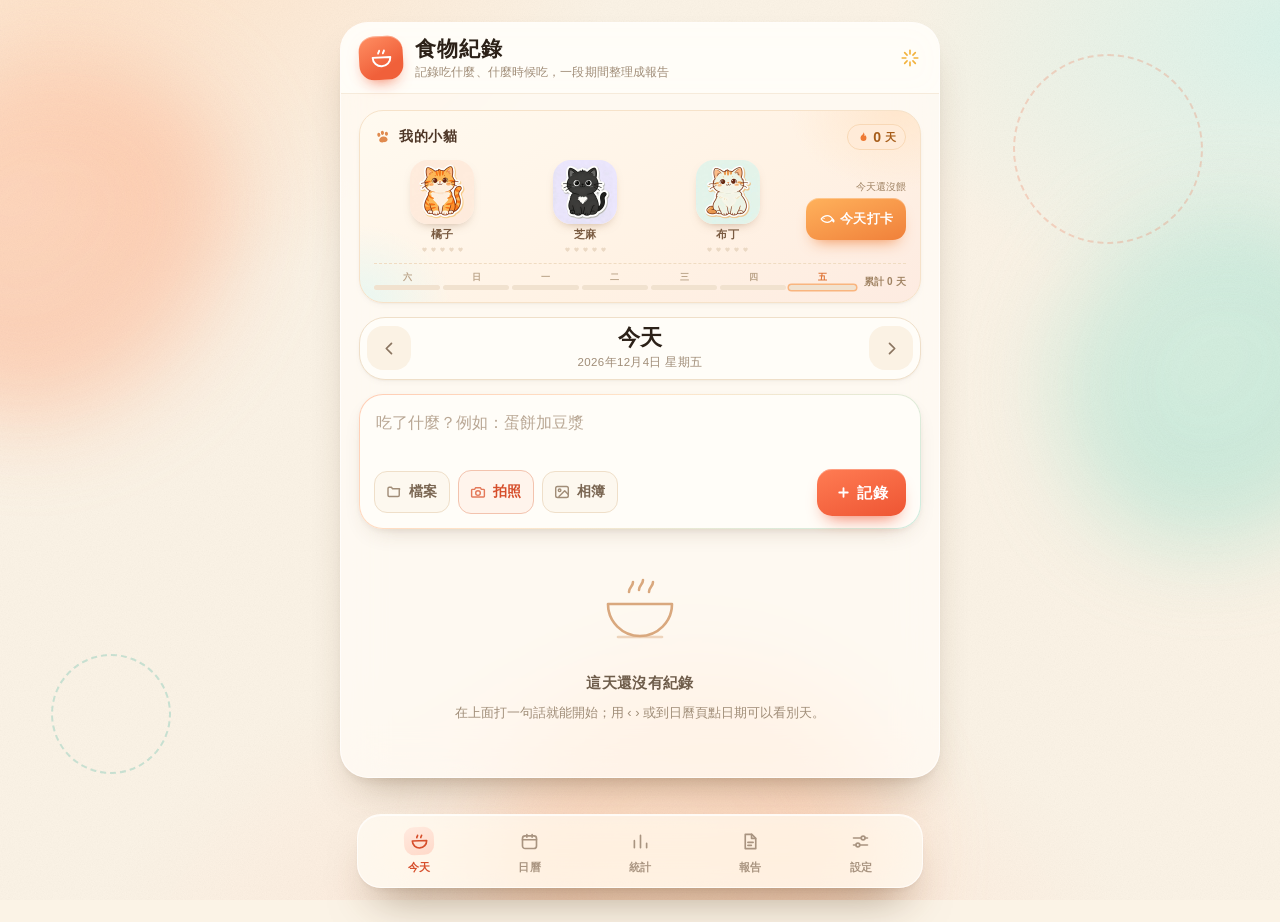
<file: index.html>
<!DOCTYPE html>
<html lang="zh-Hant">
<head>
<meta charset="utf-8">
<meta name="viewport" content="width=device-width,initial-scale=1,viewport-fit=cover">
<meta name="theme-color" content="#FBF3E6">
<meta name="creative-medium" content="interactive-prototype">
<title>食物紀錄</title>
<link rel="manifest" href="manifest.webmanifest">
<link rel="apple-touch-icon" href="icons/apple-touch-icon.png">
<link rel="icon" href="icons/icon-192.png" sizes="192x192">
<meta name="apple-mobile-web-app-capable" content="yes">
<meta name="mobile-web-app-capable" content="yes">
<meta name="apple-mobile-web-app-status-bar-style" content="default">
<meta name="apple-mobile-web-app-title" content="食物紀錄">
<link rel="preload" as="style" href="styles.css">
<link rel="stylesheet" href="styles.css">
<link rel="preconnect" href="https://miaoda.feishu.cn" crossorigin="anonymous">
<link rel="stylesheet" href="https://miaoda.feishu.cn/fonts/css2?family=Nunito:wght@600;700;800;900&family=Noto+Sans+TC:wght@400;500;700;900&display=swap">
</head>
<body>

<div class="deco" aria-hidden="true">
  <span class="blob blob-a"></span>
  <span class="blob blob-b"></span>
  <span class="blob blob-c"></span>
  <span class="ring ring-a"></span>
  <span class="ring ring-b"></span>
</div>

<div class="app">
  <header class="appbar">
    <div class="brandmark" aria-hidden="true">
      <svg viewBox="0 0 24 24" fill="none" stroke="currentColor" stroke-width="1.8" stroke-linecap="round" stroke-linejoin="round">
        <path d="M3.5 11h17a8.5 8.5 0 0 1-17 0Z"></path>
        <path d="M9 7.2c0-1.4 1.1-1.5 1.1-2.7"></path>
        <path d="M13.6 7.2c0-1.4 1.1-1.5 1.1-2.7"></path>
      </svg>
    </div>
    <div class="brandtext">
      <h1>食物紀錄</h1>
      <p class="sub" id="subline">記錄吃什麼、什麼時候吃，一段期間整理成報告</p>
    </div>
    <span class="hspark" aria-hidden="true">
      <svg viewBox="0 0 24 24" fill="none" stroke="currentColor" stroke-width="1.8" stroke-linecap="round">
        <path d="M12 3.5v4M12 16.5v4M3.5 12h4M16.5 12h4M6.2 6.2l2.6 2.6M15.2 15.2l2.6 2.6M17.8 6.2l-2.6 2.6M8.8 15.2l-2.6 2.6"></path>
      </svg>
    </span>
  </header>

  <div class="demobar" id="demobar" hidden>示範模式 · 可以隨意點，重新整理就還原，不會動到你的紀錄</div>

  <main>
    <!-- 今天 -->
    <section class="view on" id="v-today">
      <section class="petcard" id="petCard" aria-labelledby="petTitle">
        <div class="pethead">
          <div class="ptitle">
            <span class="paw" aria-hidden="true">
              <svg viewBox="0 0 24 24" fill="currentColor"><ellipse cx="6.9" cy="8.4" rx="2.1" ry="2.7"></ellipse><ellipse cx="12" cy="6.4" rx="2.1" ry="2.8"></ellipse><ellipse cx="17.1" cy="8.4" rx="2.1" ry="2.7"></ellipse><path d="M12 11.3c3.1 0 5.6 2.2 5.6 4.6 0 2-1.8 3.2-4 3.2-1.1 0-1.6-.3-1.6-.3s-.5.3-1.6.3c-2.2 0-4-1.2-4-3.2 0-2.4 2.5-4.6 5.6-4.6Z"></path></svg>
            </span>
            <h2 id="petTitle">我的小貓</h2>
          </div>
          <div class="streak" title="連續打卡天數">
            <span class="flame" aria-hidden="true"><svg viewBox="0 0 24 24" fill="currentColor"><path d="M12.7 2.4c.4 3-1.1 4.4-2.5 5.7-1.6 1.4-3.1 2.9-3.1 5.9a5.9 5.9 0 0 0 11.8 0c0-2.3-1-3.9-2.2-5.3-.5 1-1.2 1.7-2 1.8.9-2.9.4-5.8-2-8.1Z"></path></svg></span>
            <b id="petStreak">0</b><span>天</span>
          </div>
        </div>

        <div class="petmain">
          <div class="petrow" id="petRow"></div>
          <div class="petcta">
            <p class="pethint" id="petHint">今天還沒餵</p>
            <button class="checkin" id="petBtn" type="button">
              <svg viewBox="0 0 24 24" fill="none" stroke="currentColor" stroke-width="1.9" stroke-linecap="round" stroke-linejoin="round" aria-hidden="true"><path d="M3.2 12c2.5-3.5 5.5-5.2 9.2-5.2 3.3 0 6 1.8 7.9 5.2-1.9 3.4-4.6 5.2-7.9 5.2-3.7 0-6.7-1.7-9.2-5.2Z"></path><path d="M20.3 12c.9.4 1.5 1 1.8 1.8.3.8.3 1.6 0 2.4-.9-.4-1.5-1-1.8-1.8"></path><circle cx="7.6" cy="11.2" r="0.9" fill="currentColor" stroke="none"></circle></svg>
              <span id="petBtnLabel">今天打卡</span>
            </button>
          </div>
          <div class="bubble" id="petBubble" role="status" aria-live="polite"></div>
        </div>

        <div class="petweek">
          <div class="week" id="petWeek" aria-hidden="true"></div>
          <span class="ptotal" id="petTotalLine">累計 0 天</span>
        </div>
      </section>

      <div class="daterow">
        <button class="iconbtn" id="prevDay" aria-label="前一天">
          <svg viewBox="0 0 24 24" fill="none" stroke="currentColor" stroke-width="2.2" stroke-linecap="round" stroke-linejoin="round"><path d="M14.5 5.5 8 12l6.5 6.5"></path></svg>
        </button>
        <div class="mid">
          <div class="day" id="dayLabel">今天</div>
          <div class="date" id="dateLabel"></div>
        </div>
        <button class="iconbtn" id="nextDay" aria-label="後一天">
          <svg viewBox="0 0 24 24" fill="none" stroke="currentColor" stroke-width="2.2" stroke-linecap="round" stroke-linejoin="round"><path d="M9.5 5.5 16 12l-6.5 6.5"></path></svg>
        </button>
      </div>

      <div class="composer">
        <label class="sr-only" for="quickText">吃了什麼</label>
        <textarea id="quickText" rows="2" placeholder="吃了什麼？例如：蛋餅加豆漿"></textarea>
        <div class="crow">
          <button class="chipbtn" id="fileBtn" type="button">
            <span class="ico" aria-hidden="true">
              <svg viewBox="0 0 24 24" fill="none" stroke="currentColor" stroke-width="1.9" stroke-linecap="round" stroke-linejoin="round">
                <path d="M4 7.2A1.6 1.6 0 0 1 5.6 5.6h2.9l1.6 2h9.3A1.6 1.6 0 0 1 19 9.2v7.2A1.6 1.6 0 0 1 17.4 18H5.6A1.6 1.6 0 0 1 4 16.4Z"></path>
              </svg>
            </span>
            <span>檔案</span>
          </button>
          <button class="chipbtn shot" id="cameraBtn" type="button">
            <span class="ico" aria-hidden="true">
              <svg viewBox="0 0 24 24" fill="none" stroke="currentColor" stroke-width="1.9" stroke-linecap="round" stroke-linejoin="round">
                <path d="M4.5 8.5h3l1.4-2.2h6.2l1.4 2.2h3a1 1 0 0 1 1 1v8.2a1 1 0 0 1-1 1h-15a1 1 0 0 1-1-1V9.5a1 1 0 0 1 1-1Z"></path>
                <circle cx="12" cy="13.4" r="3.1"></circle>
              </svg>
            </span>
            <span>拍照</span>
          </button>
          <button class="chipbtn" id="photoBtn" type="button">
            <span class="ico" aria-hidden="true">
              <svg viewBox="0 0 24 24" fill="none" stroke="currentColor" stroke-width="1.9" stroke-linecap="round" stroke-linejoin="round">
                <rect x="3.6" y="4.6" width="16.8" height="14.8" rx="2.4"></rect>
                <circle cx="8.8" cy="9.8" r="1.7"></circle>
                <path d="M20.4 15.2 15.6 10.4 8 18"></path>
              </svg>
            </span>
            <span id="photoLabel">相簿</span>
          </button>
          <span class="spacer"></span>
          <button class="primary" id="addBtn" type="button">
            <svg class="picon" viewBox="0 0 24 24" fill="none" stroke="currentColor" stroke-width="2.6" stroke-linecap="round" aria-hidden="true"><path d="M12 6v12M6 12h12"></path></svg>
            <span>記錄</span>
          </button>
        </div>
        <div class="photostrip" id="photoStrip" hidden></div>
        <div class="photofoot" id="photoFoot" hidden>
          <span class="hint" id="photoHint"></span>
          <button class="clearph" id="photoClear" type="button">全部清除</button>
        </div>
        <input type="file" id="photoInput" accept="image/*" multiple hidden>
        <input type="file" id="cameraInput" accept="image/*" capture="environment" hidden>
        <input type="file" id="fileInput" accept="image/*,.heic,.heif" multiple hidden>
        <input type="file" id="editPhotoInput" accept="image/*,.heic,.heif" multiple hidden>
      </div>

      <div class="freq" id="freqWrap" hidden>
        <div class="lbl">最近常吃</div>
        <div class="row" id="freqRow"></div>
      </div>

      <div id="entryList"></div>
    </section>

    <!-- 日曆 -->
    <section class="view" id="v-calendar">
      <div class="calbar">
        <button class="iconbtn" id="calPrev" aria-label="上個月">
          <svg viewBox="0 0 24 24" fill="none" stroke="currentColor" stroke-width="2.2" stroke-linecap="round" stroke-linejoin="round"><path d="M14.5 5.5 8 12l6.5 6.5"></path></svg>
        </button>
        <div class="t" id="calTitle"></div>
        <button class="iconbtn" id="calNext" aria-label="下個月">
          <svg viewBox="0 0 24 24" fill="none" stroke="currentColor" stroke-width="2.2" stroke-linecap="round" stroke-linejoin="round"><path d="M9.5 5.5 16 12l-6.5 6.5"></path></svg>
        </button>
      </div>
      <div class="calpanel">
        <div class="wd"><span>日</span><span>一</span><span>二</span><span>三</span><span>四</span><span>五</span><span>六</span></div>
        <div class="grid" id="calGrid"></div>
      </div>
      <div class="calsum" id="calSum"></div>
      <div class="calday" id="calDay"></div>
    </section>

    <!-- 統計 -->
    <section class="view" id="v-stats">
      <div class="rangerow" id="rangeRow">
        <button class="rchip" data-range="7">最近 7 天</button>
        <button class="rchip on" data-range="30">最近 30 天</button>
        <button class="rchip" data-range="month">本月</button>
        <button class="rchip" data-range="lastmonth">上月</button>
        <button class="rchip" data-range="custom">自訂</button>
      </div>
      <div class="customrange" id="customRange">
        <input type="date" id="fromDate">
        <span class="to">到</span>
        <input type="date" id="toDate">
        <button class="ghost" id="applyRange">套用</button>
      </div>
      <div class="period" id="periodLine"></div>

      <div class="tiles spotgrid" id="statTiles"></div>

      <div class="sec">
        <h3><span class="sq mint"></span>記錄完整度</h3>
        <div id="completeness"></div>
      </div>

      <div class="sec">
        <h3><span class="sq grape"></span>最常出現</h3>
        <ul class="rank" id="rankList"></ul>
      </div>

      <div class="sec">
        <h3><span class="sq sun"></span>進食時間分布</h3>
        <div class="hours" id="hourBars"></div>
        <div class="axisline"><span>0</span><span>6</span><span>12</span><span>18</span><span>23</span></div>
        <div class="hint" id="timeLine"></div>
      </div>

      <div class="sec no-print">
        <h3><span class="sq tomato"></span>徽章</h3>
        <div class="badgewall spotgrid" id="badgeWall"></div>
        <div class="hint" id="badgeWallHint"></div>
      </div>
    </section>

    <!-- 報告 -->
    <section class="view" id="v-report">
      <div class="rangerow no-print" id="repRangeRow">
        <button class="rchip" data-range="7">最近 7 天</button>
        <button class="rchip on" data-range="30">最近 30 天</button>
        <button class="rchip" data-range="month">本月</button>
        <button class="rchip" data-range="lastmonth">上月</button>
        <button class="rchip" data-range="custom">自訂</button>
      </div>
      <div class="customrange no-print" id="repCustomRange">
        <input type="date" id="repFrom">
        <span class="to">到</span>
        <input type="date" id="repTo">
        <button class="ghost" id="repApply">套用</button>
      </div>
      <div class="opts no-print">
        <label><input type="checkbox" id="optTime" checked>時間</label>
        <label><input type="checkbox" id="optPhoto" checked>照片</label>
        <label><input type="checkbox" id="optSym" checked>症狀</label>
        <label><input type="checkbox" id="optNote" checked>備註</label>
      </div>
      <button class="primary wide no-print" id="printBtn" type="button">
        <svg viewBox="0 0 24 24" fill="none" stroke="currentColor" stroke-width="1.9" stroke-linecap="round" stroke-linejoin="round" aria-hidden="true">
          <path d="M7 9V4.5h10V9"></path>
          <path d="M7 17H5.2a1.2 1.2 0 0 1-1.2-1.2v-5.6A1.2 1.2 0 0 1 5.2 9h13.6a1.2 1.2 0 0 1 1.2 1.2v5.6a1.2 1.2 0 0 1-1.2 1.2H17"></path>
          <path d="M7 13.5h10v6H7Z"></path>
        </svg>
        <span>下載 PDF 檔</span>
      </button>
      <div class="hint center no-print">直接產生 PDF 存到手機／電腦，不用經過列印對話框　·　<a href="#" id="printRaw" style="color:inherit;text-decoration:underline">改用列印對話框</a></div>
      <div class="sheet" id="reportSheet"></div>
    </section>

    <!-- 設定 -->
    <section class="view" id="v-settings">
      <div class="vhead">
        <h2>資料與備份</h2>
        <p>紀錄只留在這台裝置，備份是你的安全網。</p>
      </div>

      <button class="setbtn installbtn" id="installBtn">
        <span class="ico"><svg viewBox="0 0 24 24" fill="none" stroke="currentColor" stroke-width="1.9" stroke-linecap="round" stroke-linejoin="round"><rect x="6.5" y="2.8" width="11" height="18.4" rx="3"></rect><path d="M12 8.4v5.2M9.4 11h5.2"></path><path d="M10 18.4h4"></path></svg></span>
        <span class="lbl">加到手機桌面</span><span class="k" id="installState">看步驟</span>
      </button>
      <p class="installhint" id="installHint">用桌面圖示開啟：全螢幕、沒有網址列，相機也比較穩。</p>

      <button class="setbtn" id="exportBtn">
        <span class="ico"><svg viewBox="0 0 24 24" fill="none" stroke="currentColor" stroke-width="1.9" stroke-linecap="round" stroke-linejoin="round"><path d="M12 4v11"></path><path d="m7.5 10.5 4.5 4.5 4.5-4.5"></path><path d="M5 18.5h14"></path></svg></span>
        <span class="lbl">匯出備份</span><span class="k">JSON</span>
      </button>
      <label class="setbtn" id="importBtn" for="importInput">
        <span class="ico"><svg viewBox="0 0 24 24" fill="none" stroke="currentColor" stroke-width="1.9" stroke-linecap="round" stroke-linejoin="round"><path d="M12 15V4"></path><path d="m7.5 8.5 4.5-4.5 4.5 4.5"></path><path d="M5 18.5h14"></path></svg></span>
        <span class="lbl">匯入備份</span><span class="k">合併資料</span>
      </label>
      <input type="file" id="importInput" accept="application/json,.json" style="position:absolute;left:-9999px;top:0;width:1px;height:1px;opacity:0">
      <button class="setbtn" id="copyBtn">
        <span class="ico"><svg viewBox="0 0 24 24" fill="none" stroke="currentColor" stroke-width="1.9" stroke-linecap="round" stroke-linejoin="round"><rect x="8.5" y="8.5" width="11" height="11" rx="2.2"></rect><path d="M15.5 8.5v-2a1 1 0 0 0-1-1h-9a1 1 0 0 0-1 1v9a1 1 0 0 0 1 1h2"></path></svg></span>
        <span class="lbl">複製備份文字</span><span class="k">匯出失敗時用</span>
      </button>
      <button class="setbtn" id="deployBtn">
        <span class="ico"><svg viewBox="0 0 24 24" fill="none" stroke="currentColor" stroke-width="1.9" stroke-linecap="round" stroke-linejoin="round"><path d="M12 3.5v10"></path><path d="m8 10 4 4 4-4"></path><path d="M4.5 15.5v3a1.5 1.5 0 0 0 1.5 1.5h12a1.5 1.5 0 0 0 1.5-1.5v-3"></path></svg></span>
        <span class="lbl">下載單檔案</span><span class="k">部署用 · HTML</span>
      </button>
      <button class="setbtn" id="storageBtn">
        <span class="ico"><svg viewBox="0 0 24 24" fill="none" stroke="currentColor" stroke-width="1.9" stroke-linecap="round" stroke-linejoin="round"><ellipse cx="12" cy="6.5" rx="7" ry="3"></ellipse><path d="M5 6.5v11c0 1.7 3.1 3 7 3s7-1.3 7-3v-11"></path><path d="M5 12c0 1.7 3.1 3 7 3s7-1.3 7-3"></path></svg></span>
        <span class="lbl">本機儲存空間</span><span class="k" id="storageLine">查看</span>
      </button>
      <button class="setbtn" id="demoBtn">
        <span class="ico"><svg viewBox="0 0 24 24" fill="none" stroke="currentColor" stroke-width="1.9" stroke-linecap="round" stroke-linejoin="round"><path d="M12 3.5 14.1 9l5.9.4-4.6 3.7 1.5 5.7-4.9-3-4.9 3 1.5-5.7L4 9.4 9.9 9Z"></path></svg></span>
        <span class="lbl">載入範例資料</span><span class="k">測試用</span>
      </button>
      <button class="setbtn dangerbtn" id="clearBtn">
        <span class="ico"><svg viewBox="0 0 24 24" fill="none" stroke="currentColor" stroke-width="1.9" stroke-linecap="round" stroke-linejoin="round"><path d="M4.5 7h15"></path><path d="M9.5 7V4.8h5V7"></path><path d="M6.5 7l.9 12.2h9.2L17.5 7"></path></svg></span>
        <span class="lbl">清空所有紀錄</span><span class="k">不可復原</span>
      </button>

      <div class="info">
        <p>資料只存在這台裝置的瀏覽器裡（IndexedDB），不會上傳。</p>
        <p>換裝置、換網址、清瀏覽器資料、或長時間（超過一週）沒開，都可能看不到舊紀錄，所以請定期「匯出備份」。</p>
        <p class="backupline" id="backupLine">還沒有備份紀錄</p>
        <p class="ver">目前版本：v0.6（三入口多照、PDF 直下、可加到桌面）</p>
      </div>
    </section>
  </main>
</div>

<nav class="tabbar" id="tabbar">
  <button class="on" data-view="today">
    <span class="ic"><svg viewBox="0 0 24 24" fill="none" stroke="currentColor" stroke-width="1.9" stroke-linecap="round" stroke-linejoin="round"><path d="M3.8 11.2h16.4a8.2 8.2 0 0 1-16.4 0Z"></path><path d="M9 7.6c0-1.3 1-1.4 1-2.6"></path><path d="M13.6 7.6c0-1.3 1-1.4 1-2.6"></path></svg></span>
    <span>今天</span>
  </button>
  <button data-view="calendar">
    <span class="ic"><svg viewBox="0 0 24 24" fill="none" stroke="currentColor" stroke-width="1.9" stroke-linecap="round" stroke-linejoin="round"><rect x="4" y="5.5" width="16" height="14.5" rx="3"></rect><path d="M4 10h16M9 4v3M15 4v3"></path></svg></span>
    <span>日曆</span>
  </button>
  <button data-view="stats">
    <span class="ic"><svg viewBox="0 0 24 24" fill="none" stroke="currentColor" stroke-width="1.9" stroke-linecap="round" stroke-linejoin="round"><path d="M5 19V11M12 19V5M19 19v-5"></path></svg></span>
    <span>統計</span>
  </button>
  <button data-view="report">
    <span class="ic"><svg viewBox="0 0 24 24" fill="none" stroke="currentColor" stroke-width="1.9" stroke-linecap="round" stroke-linejoin="round"><path d="M6 3.8h7.5l4.5 4.5v11.9H6Z"></path><path d="M13.2 3.9v4.6h4.5M9 13h6M9 16.5h4"></path></svg></span>
    <span>報告</span>
  </button>
  <button data-view="settings">
    <span class="ic"><svg viewBox="0 0 24 24" fill="none" stroke="currentColor" stroke-width="1.9" stroke-linecap="round" stroke-linejoin="round"><path d="M4 8h9M17 8h3M4 16h3M11 16h9"></path><circle cx="15" cy="8" r="2.2"></circle><circle cx="9" cy="16" r="2.2"></circle></svg></span>
    <span>設定</span>
  </button>
</nav>

<div class="toast" id="toast"><span id="toastText"></span><button id="toastAct" hidden></button></div>

<div class="badgefx" id="badgeFx" hidden aria-hidden="true">
  <div class="badgecard" role="dialog" aria-modal="true" aria-labelledby="badgeTitle">
    <div class="badgewrap">
      <svg class="badgerays" viewBox="0 0 200 200" aria-hidden="true">
        <g>
          <rect x="97" y="10" width="6" height="30" rx="3" transform="rotate(0 100 100)"></rect>
          <rect x="97" y="10" width="6" height="30" rx="3" transform="rotate(30 100 100)"></rect>
          <rect x="97" y="10" width="6" height="30" rx="3" transform="rotate(60 100 100)"></rect>
          <rect x="97" y="10" width="6" height="30" rx="3" transform="rotate(90 100 100)"></rect>
          <rect x="97" y="10" width="6" height="30" rx="3" transform="rotate(120 100 100)"></rect>
          <rect x="97" y="10" width="6" height="30" rx="3" transform="rotate(150 100 100)"></rect>
          <rect x="97" y="10" width="6" height="30" rx="3" transform="rotate(180 100 100)"></rect>
          <rect x="97" y="10" width="6" height="30" rx="3" transform="rotate(210 100 100)"></rect>
          <rect x="97" y="10" width="6" height="30" rx="3" transform="rotate(240 100 100)"></rect>
          <rect x="97" y="10" width="6" height="30" rx="3" transform="rotate(270 100 100)"></rect>
          <rect x="97" y="10" width="6" height="30" rx="3" transform="rotate(300 100 100)"></rect>
          <rect x="97" y="10" width="6" height="30" rx="3" transform="rotate(330 100 100)"></rect>
        </g>
      </svg>
      <svg class="badgehex" viewBox="0 0 200 200" aria-hidden="true">
        <path class="hex-fill" d="M100 27 L157 60 V140 L100 173 L43 140 V60 Z"></path>
        <path class="hex-stroke" d="M100 14 L168 53 V147 L100 186 L32 147 V53 Z" pathLength="100"></path>
      </svg>
      <svg class="badgestar" viewBox="0 0 24 24" aria-hidden="true">
        <path d="M12 2.2l2.95 6.2 6.75.93-4.9 4.63 1.2 6.64L12 17.42l-6 3.18 1.2-6.64-4.9-4.63 6.75-.93Z"></path>
      </svg>
    </div>
    <p class="badgekicker">成就解鎖</p>
    <h2 class="badgetitle" id="badgeTitle">初次相遇</h2>
    <p class="badgesub" id="badgeSub">連續 1 天 · 親密度 1／5</p>
    <p class="badgetap">點一下關閉</p>
  </div>
</div>

<!-- 加到桌面：手動步驟說明 -->
<div class="instsheet" id="instSheet" hidden>
  <div class="instwrap" role="dialog" aria-modal="true" aria-labelledby="instTitle">
    <div class="instgrab" aria-hidden="true"></div>
    <h3 id="instTitle">加到手機桌面</h3>
    <p class="instsub" id="instSub">用桌面圖示開啟，就像一個 App。</p>
    <ol class="inststeps" id="instSteps"></ol>
    <div class="instfoot">
      <button class="ghost" id="instClose" type="button">知道了</button>
    </div>
  </div>
</div>

<!--
  流量統計（GoatCounter）：只有你自己在後台看得到，訪客看不到任何數字。
  用法：到 https://www.goatcounter.com 註冊，選一個 code（例如 foodlog-lemon），
  然後把下面的 "" 換成那個 code（保留引號）。留空＝完全不載入，不會發出任何請求。
-->
<script>
var GOATCOUNTER_CODE = "";
if (GOATCOUNTER_CODE && location.protocol === "https:") {
  var gc = document.createElement("script");
  gc.async = true;
  gc.src = "https://gc.zgo.at/count.js";
  gc.setAttribute("data-goatcounter", "https://" + GOATCOUNTER_CODE + ".goatcounter.com/count");
  document.head.appendChild(gc);
}
</script>

<script src="app.js"></script>
</body>
</html>
</file>
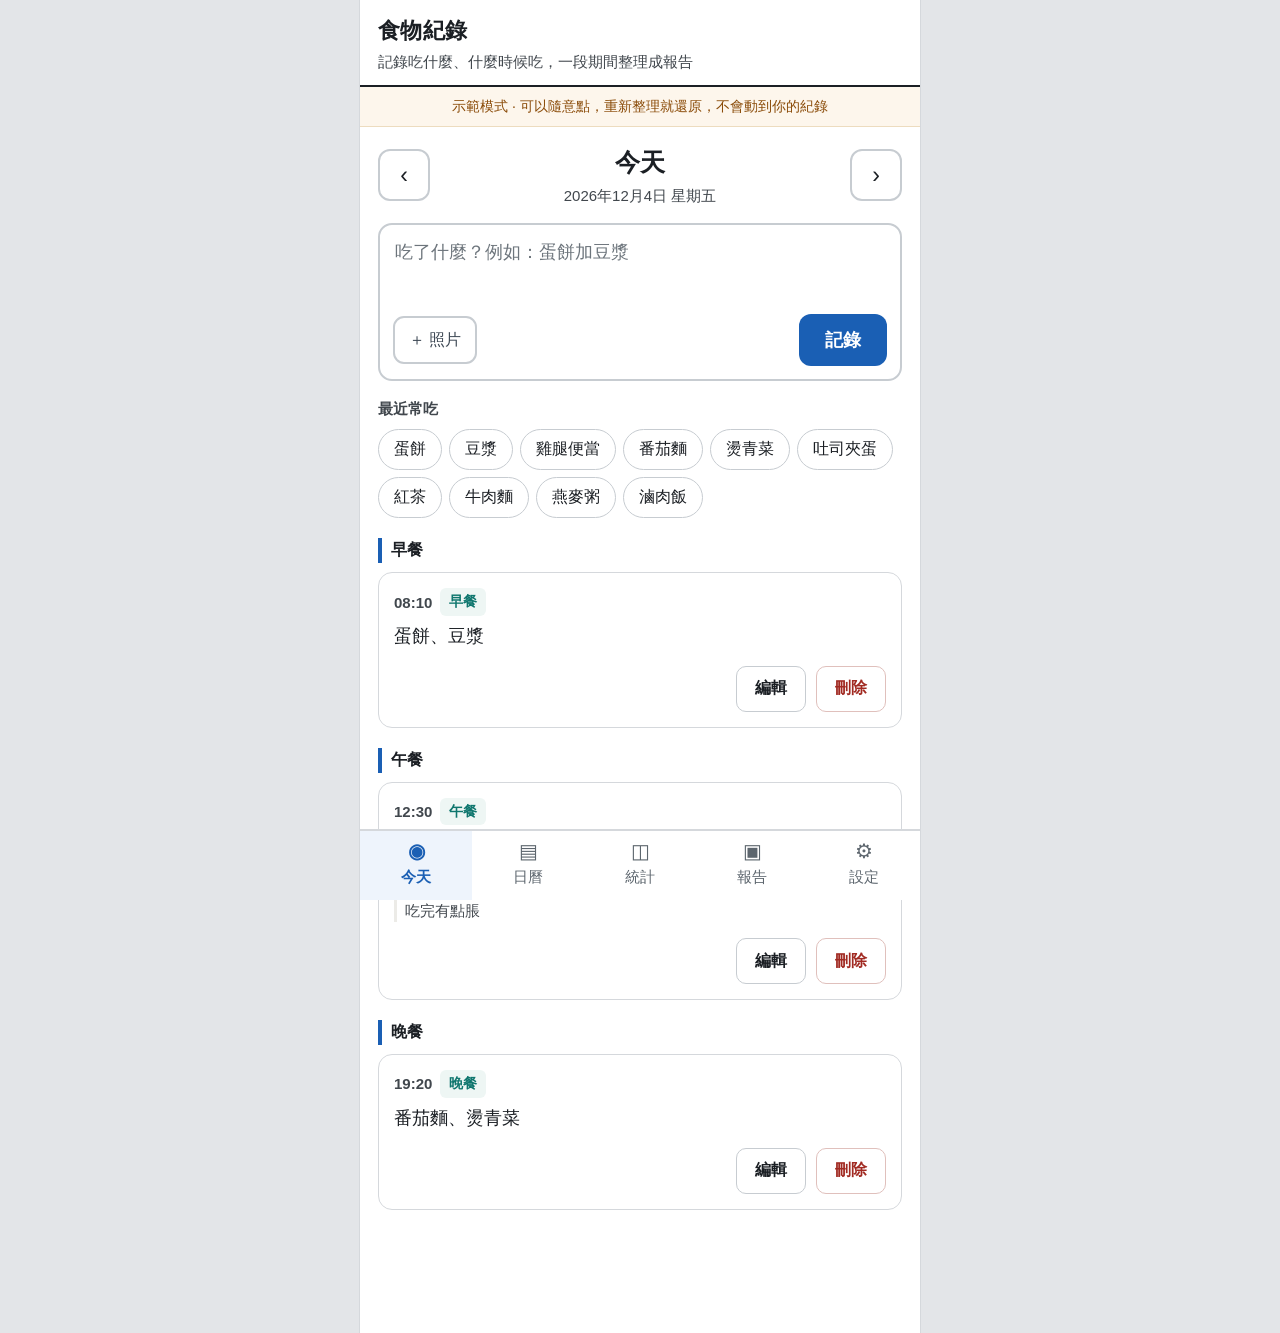
<file: design-demos/dir-1.html>
<!DOCTYPE html>
<html lang="zh-Hant">
<head>
<meta charset="utf-8">
<meta name="viewport" content="width=device-width,initial-scale=1,viewport-fit=cover">
<meta name="theme-color" content="#0f766e">
<title>食物紀錄</title>
<style>
*{box-sizing:border-box;-webkit-tap-highlight-color:transparent}
html,body{margin:0;padding:0}
body{background:#f6f6f4;color:#1a202c;font:16px/1.55 -apple-system,"PingFang TC","Noto Sans TC","Microsoft JhengHei",sans-serif}
.app{max-width:560px;margin:0 auto;background:#fff;min-height:100vh;display:flex;flex-direction:column;box-shadow:0 0 0 1px #ecebe7}
.appbar{position:sticky;top:0;z-index:6;background:#fff;border-bottom:1px solid #ecebe7;padding:11px 16px 9px}
.appbar h1{margin:0;font-size:19px;font-weight:700;letter-spacing:.02em}
.appbar .sub{margin:2px 0 0;font-size:12.5px;color:#7c8894}
main{flex:1}
.view{display:none;padding:14px 16px 96px}
.view.on{display:block}

/* 日期列 */
.daterow{display:flex;align-items:center;gap:10px;margin-bottom:14px}
.daterow .mid{flex:1;text-align:center}
.daterow .day{font-size:17px;font-weight:700}
.daterow .date{font-size:12.5px;color:#7c8894;margin-top:1px}
.iconbtn{width:44px;height:44px;border-radius:10px;border:1px solid #e4e3de;background:#fff;font-size:18px;color:#3d4854;cursor:pointer}
.iconbtn:active{background:#f2f2ee}

/* 輸入區 */
.composer{border:1px solid #e4e3de;border-radius:12px;padding:10px 11px 11px;background:#fdfdfc}
.composer textarea{width:100%;border:0;background:transparent;resize:none;font:inherit;font-size:15.5px;line-height:1.5;outline:none;min-height:52px;color:#1a202c}
.composer textarea::placeholder{color:#a3adb8}
.crow{display:flex;align-items:center;gap:8px;margin-top:6px}
.crow .spacer{flex:1}
.chipbtn{border:1px solid #e4e3de;background:#fff;border-radius:9px;padding:8px 11px;font-size:13.5px;color:#3d4854;cursor:pointer;display:inline-flex;align-items:center;gap:5px;min-height:38px}
.chipbtn.attached{border-color:#0f766e;color:#0f766e;background:#eef6f4}
.primary{border:0;background:#0f766e;color:#fff;border-radius:9px;padding:10px 20px;font-size:15px;font-weight:600;cursor:pointer;min-height:42px}
.primary:disabled{background:#c8cfd6;cursor:default}
.primary:active{background:#0b5f59}
.ghost{border:1px solid #d9d8d2;background:#fff;border-radius:9px;padding:9px 14px;font-size:14px;color:#3d4854;cursor:pointer;min-height:40px}
.hint{font-size:12px;color:#7c8894}

/* 常用 */
.freq{margin:12px 0 4px}
.freq .lbl{font-size:12px;color:#8b95a1;margin-bottom:7px}
.freq .row{display:flex;flex-wrap:wrap;gap:7px}
.fchip{border:1px solid #e4e3de;background:#fafaf8;border-radius:999px;padding:6px 12px;font-size:13.5px;color:#4b5563;cursor:pointer}
.fchip:active{background:#eef6f4;border-color:#0f766e}

/* 清單 */
.mealgroup{margin-top:16px}
.mealgroup .gtitle{font-size:12px;letter-spacing:.1em;color:#8b95a1;font-weight:600;margin-bottom:7px}
.card{display:flex;gap:10px;align-items:flex-start;padding:12px;border:1px solid #ecebe7;border-radius:11px;background:#fff;margin-bottom:9px}
.card .cardmain{flex:1;min-width:0}
.card .meta{display:flex;align-items:center;gap:8px}
.card .time{font-variant-numeric:tabular-nums;font-size:13px;color:#7c8894;font-weight:600}
.card .meal{font-size:11.5px;color:#0f766e;background:#eef6f4;border-radius:5px;padding:2px 7px}
.card .text{font-size:15.5px;margin-top:5px;word-break:break-word}
.card .note{font-size:13px;color:#6b7280;margin-top:5px;border-left:2px solid #ecebe7;padding-left:8px}
.card .syms{display:flex;flex-wrap:wrap;gap:5px;margin-top:7px}
.sym{font-size:11.5px;background:#fdf1e3;color:#8a4b08;border-radius:5px;padding:2px 7px}
.thumb{width:64px;height:64px;object-fit:cover;border-radius:9px;flex:0 0 auto;background:#f2f2ee}
.thumb.big{width:96px;height:96px}
.text.muted{color:#8b95a1;font-style:italic}
.cardfoot{flex:0 0 auto;display:flex;flex-direction:column;gap:2px}
.link{border:0;background:none;padding:3px 4px;font-size:12px;color:#7c8894;cursor:pointer;text-align:right}
.link.danger{color:#b5473f}
.editbox{width:100%;border-top:1px dashed #ecebe7;margin-top:10px;padding-top:10px;display:none}
.editbox.on{display:block}
.editrow{display:flex;gap:8px;margin-bottom:8px}
.editrow input,.editrow select,.editrow textarea{font:inherit;font-size:14px;border:1px solid #e4e3de;border-radius:8px;padding:8px 9px;background:#fff;color:#1a202c;outline:none}
.editrow input[type=time]{width:112px}
.editrow select{flex:1}
.editrow textarea{flex:1;resize:vertical;min-height:56px}
.symtoggle{display:flex;flex-wrap:wrap;gap:6px;margin:2px 0 9px}
.symtoggle button{border:1px solid #e4e3de;background:#fafaf8;border-radius:999px;padding:6px 11px;font-size:12.5px;color:#4b5563;cursor:pointer}
.symtoggle button.sel{background:#fdf1e3;border-color:#c98a3c;color:#8a4b08}
.empty{padding:34px 10px;text-align:center;color:#98a2ae;font-size:14px;line-height:1.8}

/* 日曆 */
.calbar{display:flex;align-items:center;gap:10px;margin-bottom:12px}
.calbar .t{flex:1;text-align:center;font-size:16px;font-weight:700}
.wd{display:grid;grid-template-columns:repeat(7,1fr);gap:2px;margin-bottom:6px}
.wd span{text-align:center;font-size:11.5px;color:#98a2ae}
.grid{display:grid;grid-template-columns:repeat(7,1fr);gap:3px}
.cell{aspect-ratio:1/1;border:0;background:#fafaf8;border-radius:8px;display:flex;flex-direction:column;align-items:center;justify-content:center;gap:2px;font-size:13px;color:#3d4854;cursor:pointer;padding:0}
.cell.blank{background:transparent;cursor:default}
.cell.has{background:#eef6f4;color:#0b5f59;font-weight:600}
.cell.today{outline:2px solid #0f766e;outline-offset:-2px}
.cell .dot{width:5px;height:5px;border-radius:50%;background:#0f766e}
.cell.sel{background:#0f766e;color:#fff}
.cell.sel .dot{background:#fff}
.calsum{margin-top:14px;font-size:13.5px;color:#4b5563;line-height:1.9}
.calsum b{color:#0f766e}
.calday{margin-top:16px;padding-top:14px;border-top:1px solid #ecebe7}
.calday .dt{display:flex;align-items:baseline;gap:8px;margin-bottom:6px}
.calday .dt .d{font-size:16px;font-weight:700;color:#1a202c}
.calday .dt .n{font-size:12.5px;color:#7c8894}
.calday .quick{display:flex;gap:8px;margin:10px 0 4px}
.calday .quick input{flex:1;border:1px solid #e3e6e1;border-radius:9px;padding:11px 12px;font:inherit;font-size:15px;background:#fff;min-width:0}
.calday .quick button{flex:0 0 auto;min-height:44px;padding:0 18px}

/* 統計 */
.rangerow{display:flex;flex-wrap:wrap;gap:7px;margin-bottom:12px}
.rchip{border:1px solid #e4e3de;background:#fff;border-radius:999px;padding:8px 14px;font-size:13.5px;color:#4b5563;cursor:pointer;min-height:38px}
.rchip.on{background:#0f766e;border-color:#0f766e;color:#fff}
.customrange{display:none;gap:8px;align-items:center;margin-bottom:12px;flex-wrap:wrap}
.customrange.on{display:flex}
.customrange input{font:inherit;font-size:13.5px;border:1px solid #e4e3de;border-radius:8px;padding:7px 8px;color:#1a202c}
.period{font-size:12.5px;color:#7c8894;margin-bottom:12px}
.tiles{display:grid;grid-template-columns:repeat(2,1fr);gap:9px;margin-bottom:16px}
.tile{border:1px solid #ecebe7;border-radius:11px;padding:11px 12px;background:#fff}
.tile .k{font-size:11.5px;color:#8b95a1}
.tile .v{font-size:21px;font-weight:700;margin-top:2px;font-variant-numeric:tabular-nums}
.tile .s{font-size:11.5px;color:#7c8894;margin-top:1px}
.sec{margin-top:18px}
.sec h3{margin:0 0 9px;font-size:13px;letter-spacing:.06em;color:#3d4854}
.rank{list-style:none;margin:0;padding:0}
.rank li{display:flex;align-items:center;gap:9px;padding:7px 0;border-bottom:1px solid #f2f2ee;font-size:14px}
.rank li .n{flex:1;min-width:0;overflow:hidden;text-overflow:ellipsis;white-space:nowrap}
.rank li .c{font-size:12.5px;color:#7c8894;font-variant-numeric:tabular-nums}
.rank li .bar{height:4px;border-radius:2px;background:#0f766e;flex:0 0 auto}
.miss{font-size:13px;color:#8a4b08;line-height:1.8}
.hours{display:flex;gap:2px;margin-top:8px}
.hours i{flex:1;height:26px;background:#f2f2ee;border-radius:3px;position:relative}
.hours i b{position:absolute;left:0;right:0;bottom:0;background:#0f766e;border-radius:3px}
.axisline{display:flex;justify-content:space-between;font-size:11px;color:#98a2ae;margin-top:4px}

/* 報告 */
.opts{display:flex;flex-wrap:wrap;gap:14px;margin-bottom:12px;font-size:13.5px;color:#4b5563}
.opts label{display:flex;align-items:center;gap:6px;cursor:pointer}
.opts input{width:17px;height:17px;accent-color:#0f766e}
.sheet{border:1px solid #ecebe7;border-radius:11px;padding:14px;background:#fff;margin-top:12px}
.sheet h2{margin:0;font-size:17px}
.sheet .range{font-size:12.5px;color:#7c8894;margin:3px 0 12px}
.dayblk{margin-top:14px;border-top:1px solid #f2f2ee;padding-top:10px}
.dayblk h4{margin:0 0 8px;font-size:14px;color:#0f766e}
.mline{display:flex;gap:8px;padding:5px 0;font-size:13.5px;align-items:flex-start}
.mline .t{color:#7c8894;font-variant-numeric:tabular-nums;flex:0 0 44px;font-size:12.5px}
.mline .b{flex:1;min-width:0}
.mline .m{font-size:11px;color:#0f766e;border:1px solid #cfe0dc;border-radius:4px;padding:0 5px;flex:0 0 auto;align-self:flex-start;margin-top:1px}
.rphoto{width:100%;max-width:260px;border-radius:8px;margin:6px 0}
.rsum{font-size:12.5px;line-height:1.85;color:#4b5563;background:#fafaf8;border:1px solid #ecebe7;border-radius:8px;padding:10px 11px;margin-bottom:6px}
.rsum b{color:#0f766e}
.rempty{padding:26px;text-align:center;color:#98a2ae;font-size:13.5px}

/* 設定 */
.setbtn{display:flex;justify-content:space-between;align-items:center;width:100%;text-align:left;border:1px solid #ecebe7;background:#fff;border-radius:11px;padding:14px;font:inherit;font-size:14.5px;color:#1a202c;cursor:pointer;margin-bottom:9px}
.setbtn span.k{color:#7c8894;font-size:12.5px}
.dangerbtn{color:#b5473f;border-color:#f0dcd9}
.info{font-size:12.5px;color:#7c8894;line-height:1.8;margin-top:14px}

/* 底部導覽 */
.tabbar{position:fixed;bottom:0;left:0;right:0;z-index:10;display:flex;background:#fff;border-top:1px solid #ecebe7;padding-bottom:env(safe-area-inset-bottom);max-width:560px;margin:0 auto}
.tabbar button{flex:1;border:0;background:none;padding:9px 0 10px;font:inherit;font-size:12.5px;color:#98a2ae;cursor:pointer;display:flex;flex-direction:column;align-items:center;gap:3px}
.tabbar button .ic{font-size:16px;line-height:1}
.tabbar button.on{color:#0f766e;font-weight:700}

.demobar{background:#fdf6ec;color:#8a4b08;font-size:12.5px;text-align:center;padding:7px 12px;border-bottom:1px solid #eddcbf;line-height:1.5}
/* toast */
.toast{position:fixed;left:50%;bottom:78px;transform:translateX(-50%) translateY(8px);background:#232a33;color:#fff;border-radius:10px;padding:11px 14px;font-size:13.5px;display:flex;gap:14px;align-items:center;opacity:0;pointer-events:none;transition:.18s;z-index:20;max-width:92vw}.toast.on{opacity:1;pointer-events:auto;transform:translateX(-50%) translateY(0)}
.toast button{border:0;background:none;color:#8fd3cb;font:inherit;font-weight:700;cursor:pointer;padding:0}

@media print{
  @page{size:A4;margin:12mm}
  body{background:#fff}
  .app{max-width:none;box-shadow:none}
  .appbar,.tabbar,.toast,.no-print{display:none!important}
  .view{display:none!important;padding:0}
  #v-report{display:block!important;padding:0}
  .sheet{border:0;padding:0}
  .rphoto{max-width:70mm}
  .card,.tile{break-inside:avoid}
}
</style>
</head>
<body>
<div class="app">
  <header class="appbar">
    <h1>食物紀錄</h1>
    <p class="sub" id="subline">記錄吃什麼、什麼時候吃，一段期間整理成報告</p>
  </header>
  <div class="demobar" id="demobar" hidden>示範模式 · 可以隨意點，重新整理就還原，不會動到你的紀錄</div>

  <main>
    <!-- 今天 -->
    <section class="view on" id="v-today">
      <div class="daterow">
        <button class="iconbtn" id="prevDay" aria-label="前一天">‹</button>
        <div class="mid">
          <div class="day" id="dayLabel">今天</div>
          <div class="date" id="dateLabel"></div>
        </div>
        <button class="iconbtn" id="nextDay" aria-label="後一天">›</button>
      </div>

      <div class="composer">
        <textarea id="quickText" rows="2" placeholder="吃了什麼？例如：蛋餅加豆漿"></textarea>
        <div class="crow">
          <button class="chipbtn" id="photoBtn">＋ 照片</button>
          <span class="hint" id="photoHint"></span>
          <span class="spacer"></span>
          <button class="primary" id="addBtn">記錄</button>
        </div>
        <input type="file" id="photoInput" accept="image/*" hidden>
      </div>

      <div class="freq" id="freqWrap" hidden>
        <div class="lbl">最近常吃</div>
        <div class="row" id="freqRow"></div>
      </div>

      <div id="entryList"></div>
    </section>

    <!-- 日曆 -->
    <section class="view" id="v-calendar">
      <div class="calbar">
        <button class="iconbtn" id="calPrev" aria-label="上個月">‹</button>
        <div class="t" id="calTitle"></div>
        <button class="iconbtn" id="calNext" aria-label="下個月">›</button>
      </div>
      <div class="wd"><span>日</span><span>一</span><span>二</span><span>三</span><span>四</span><span>五</span><span>六</span></div>
      <div class="grid" id="calGrid"></div>
      <div class="calsum" id="calSum"></div>
      <div class="calday" id="calDay"></div>
    </section>

    <!-- 統計 -->
    <section class="view" id="v-stats">
      <div class="rangerow" id="rangeRow">
        <button class="rchip" data-range="7">最近 7 天</button>
        <button class="rchip on" data-range="30">最近 30 天</button>
        <button class="rchip" data-range="month">本月</button>
        <button class="rchip" data-range="lastmonth">上月</button>
        <button class="rchip" data-range="custom">自訂</button>
      </div>
      <div class="customrange" id="customRange">
        <input type="date" id="fromDate">
        <span style="color:#98a2ae">到</span>
        <input type="date" id="toDate">
        <button class="ghost" id="applyRange">套用</button>
      </div>
      <div class="period" id="periodLine"></div>

      <div class="tiles" id="statTiles"></div>

      <div class="sec">
        <h3>記錄完整度</h3>
        <div id="completeness"></div>
      </div>

      <div class="sec">
        <h3>最常出現</h3>
        <ul class="rank" id="rankList"></ul>
      </div>

      <div class="sec">
        <h3>進食時間分布</h3>
        <div class="hours" id="hourBars"></div>
        <div class="axisline"><span>0</span><span>6</span><span>12</span><span>18</span><span>23</span></div>
        <div class="hint" id="timeLine" style="margin-top:8px"></div>
      </div>
    </section>

    <!-- 報告 -->
    <section class="view" id="v-report">
      <div class="rangerow no-print" id="repRangeRow">
        <button class="rchip" data-range="7">最近 7 天</button>
        <button class="rchip on" data-range="30">最近 30 天</button>
        <button class="rchip" data-range="month">本月</button>
        <button class="rchip" data-range="lastmonth">上月</button>
        <button class="rchip" data-range="custom">自訂</button>
      </div>
      <div class="customrange no-print" id="repCustomRange">
        <input type="date" id="repFrom">
        <span style="color:#98a2ae">到</span>
        <input type="date" id="repTo">
        <button class="ghost" id="repApply">套用</button>
      </div>
      <div class="opts no-print">
        <label><input type="checkbox" id="optTime" checked>時間</label>
        <label><input type="checkbox" id="optPhoto" checked>照片</label>
        <label><input type="checkbox" id="optSym" checked>症狀</label>
        <label><input type="checkbox" id="optNote" checked>備註</label>
      </div>
      <button class="primary no-print" id="printBtn" style="width:100%;margin-bottom:6px">列印 / 存成 PDF</button>
      <div class="hint no-print" style="text-align:center;margin-bottom:10px">在列印對話框選「另存為 PDF」即可</div>
      <div class="sheet" id="reportSheet"></div>
    </section>

    <!-- 設定 -->
    <section class="view" id="v-settings">
      <button class="setbtn" id="exportBtn">匯出備份 <span class="k">JSON</span></button>
      <label class="setbtn" id="importBtn" for="importInput">匯入備份 <span class="k">合併資料</span></label>
      <input type="file" id="importInput" accept="application/json,.json" style="position:absolute;left:-9999px;top:0;width:1px;height:1px;opacity:0">
      <button class="setbtn" id="copyBtn">複製備份文字 <span class="k">匯出失敗時用</span></button>
      <button class="setbtn" id="storageBtn">本機儲存空間 <span class="k" id="storageLine">查看</span></button>
      <button class="setbtn" id="demoBtn">載入範例資料 <span class="k">測試用</span></button>
      <button class="setbtn dangerbtn" id="clearBtn">清空所有紀錄 <span class="k">不可復原</span></button>
      <div class="info">
        資料只存在這台裝置的瀏覽器裡（IndexedDB），不會上傳。<br>
        換裝置、換網址、清瀏覽器資料、或長時間（超過一週）沒開，都可能看不到舊紀錄，所以請定期「匯出備份」。<br>
        <span id="backupLine">還沒有備份紀錄</span><br><br>
        目前版本：v0.2（日曆可就地查看與修改）
      </div>

    </section>
  </main>
</div>

<nav class="tabbar" id="tabbar">
  <button class="on" data-view="today"><span class="ic">◉</span>今天</button>
  <button data-view="calendar"><span class="ic">▤</span>日曆</button>
  <button data-view="stats"><span class="ic">◫</span>統計</button>
  <button data-view="report"><span class="ic">▣</span>報告</button>
  <button data-view="settings"><span class="ic">⚙</span>設定</button>
</nav>

<div class="toast" id="toast"><span id="toastText"></span><button id="toastAct" hidden></button></div>

<script>
(function(){
"use strict";

/* ---------- 基本工具 ---------- */
var $ = function(s,r){ return (r||document).querySelector(s); };
var $$ = function(s,r){ return Array.prototype.slice.call((r||document).querySelectorAll(s)); };
var MEALS = ["早餐","午餐","點心","晚餐","宵夜"];
var SYMPTOMS = ["脹氣","腹瀉","胃痛","疲倦","過敏","頭暈"];

function pad(n){ return String(n).padStart(2,"0"); }
function ymd(d){ return d.getFullYear()+"-"+pad(d.getMonth()+1)+"-"+pad(d.getDate()); }
function todayStr(){ return ymd(new Date()); }
function parseYmd(s){ var p=s.split("-").map(Number); return new Date(p[0],p[1]-1,p[2]); }
function addDays(s,n){ var d=parseYmd(s); d.setDate(d.getDate()+n); return ymd(d); }
function diffDays(a,b){ return Math.round((parseYmd(b)-parseYmd(a))/86400000); }
function niceDate(s){ var d=parseYmd(s); return d.getFullYear()+"年"+(d.getMonth()+1)+"月"+d.getDate()+"日 星期"+"日一二三四五六"[d.getDay()]; }
function shortDate(s){ var d=parseYmd(s); return (d.getMonth()+1)+"/"+d.getDate(); }
function nowTime(){ var d=new Date(); return pad(d.getHours())+":"+pad(d.getMinutes()); }
function esc(s){ return String(s==null?"":s).replace(/&/g,"&amp;").replace(/</g,"&lt;").replace(/>/g,"&gt;").replace(/"/g,"&quot;").replace(/'/g,"&#39;"); }
function uid(){ return (crypto && crypto.randomUUID) ? crypto.randomUUID() : (Date.now().toString(36)+Math.random().toString(36).slice(2,8)); }
function mealFromTime(t){
  var h = parseInt(String(t).slice(0,2),10);
  if(h>=5 && h<11) return "早餐";
  if(h>=11 && h<15) return "午餐";
  if(h>=15 && h<17) return "點心";
  if(h>=17 && h<21) return "晚餐";
  return "宵夜";
}

/* ---------- 資料層 ---------- */
var DB_NAME="foodlog-db", STORE="entries", db=null, entries=[], selectedDate=todayStr(), pendingPhoto=null;
var DEMO = true;  /* 大字清楚版 */

function openDB(){
  return new Promise(function(res,rej){
    var req = indexedDB.open(DB_NAME,1);
    req.onupgradeneeded = function(){
      var d = req.result;
      if(!d.objectStoreNames.contains(STORE)) d.createObjectStore(STORE,{keyPath:"id"});
    };
    req.onsuccess = function(){ res(req.result); };
    req.onerror = function(){ rej(req.error); };
  });
}
function store(mode){ return db.transaction(STORE,mode).objectStore(STORE); }
function dbAll(){ return new Promise(function(res,rej){ var r=store("readonly").getAll(); r.onsuccess=function(){res(r.result||[]);}; r.onerror=function(){rej(r.error);}; }); }
function dbPut(o){ if(DEMO) return Promise.resolve(); return new Promise(function(res,rej){ var r=store("readwrite").put(o); r.onsuccess=function(){res();}; r.onerror=function(){rej(r.error);}; }); }
function dbDel(id){ if(DEMO) return Promise.resolve(); return new Promise(function(res,rej){ var r=store("readwrite").delete(id); r.onsuccess=function(){res();}; r.onerror=function(){rej(r.error);}; }); }

/* ---------- 狀態 ---------- */
var view="today", rangeMode="30", customFrom=addDays(todayStr(),-29), customTo=todayStr();
var calY=new Date().getFullYear(), calM=new Date().getMonth();
var lastDeleted=null;

/* ---------- 畫面切換 ---------- */
function setView(v){
  view=v;
  $$(".view").forEach(function(el){ el.classList.toggle("on", el.id==="v-"+v); });
  $$("#tabbar button").forEach(function(b){ b.classList.toggle("on", b.dataset.view===v); });
  if(v==="calendar") renderCalendar();
  if(v==="stats") renderStats();
  if(v==="report") renderReport();
  window.scrollTo(0,0);
}

/* ---------- 今天 ---------- */
function renderToday(){
  var isToday = selectedDate===todayStr();
  $("#dayLabel").textContent = isToday ? "今天" : (selectedDate===addDays(todayStr(),-1) ? "昨天" : niceDate(selectedDate).replace(/ \S+$/,""));
  $("#dateLabel").textContent = niceDate(selectedDate);

  var list = entries.filter(function(e){ return e.date===selectedDate; })
                   .sort(function(a,b){ return a.time.localeCompare(b.time); });
  var wrap = $("#entryList");
  if(!list.length){
    wrap.innerHTML = '<div class="empty">這天還沒有紀錄。<br>在上面打一句話就能開始；用 ‹ › 或到日曆頁點日期可以看別天。</div>';
    return;
  }
  var html="";
  MEALS.forEach(function(m){
    var g = list.filter(function(e){ return e.meal===m; });
    if(!g.length) return;
    html += '<div class="mealgroup"><div class="gtitle">'+m+'</div>'+g.map(cardHTML).join("")+'</div>';
  });
  var other = list.filter(function(e){ return MEALS.indexOf(e.meal)<0; });
  if(other.length) html += '<div class="mealgroup"><div class="gtitle">其他</div>'+other.map(cardHTML).join("")+'</div>';
  wrap.innerHTML = html;
}

function cardHTML(e){
  var syms = (e.symptoms&&e.symptoms.length) ? '<div class="syms">'+e.symptoms.map(function(s){return '<span class="sym">'+esc(s)+'</span>';}).join("")+'</div>' : "";
  var photo = e.photo ? '<img class="thumb'+(e.text?"":" big")+'" src="'+e.photo+'" alt="餐點照片">' : "";
  var note = e.note ? '<div class="note">'+esc(e.note)+'</div>' : "";
  var symOpts = SYMPTOMS.map(function(s){
    var on = (e.symptoms||[]).indexOf(s)>=0;
    return '<button type="button" data-sym="'+esc(s)+'" class="'+(on?"sel":"")+'">'+esc(s)+'</button>';
  }).join("");
  var mealOpts = MEALS.map(function(m){ return '<option value="'+m+'"'+(m===e.meal?" selected":"")+'>'+m+'</option>'; }).join("");

  return '<article class="card" data-meal="'+esc(e.meal)+'" data-id="'+e.id+'">'+
    '<div class="cardmain">'+
      '<div class="meta"><span class="time">'+e.time+'</span><span class="meal">'+e.meal+'</span></div>'+
      (e.text ? '<div class="text">'+esc(e.text)+'</div>' : '<div class="text muted">只有照片，還沒有文字</div>')+ syms + note +
    '</div>'+ photo +
    '<div class="cardfoot no-print">'+
      '<button class="link" data-act="edit">編輯</button>'+
      '<button class="link danger" data-act="del">刪除</button>'+
    '</div>'+
    '<div class="editbox">'+
      '<div class="editrow"><input type="time" data-f="time" value="'+e.time+'">'+
        '<select data-f="meal">'+mealOpts+'</select></div>'+
      '<div class="editrow"><textarea data-f="text" placeholder="吃了什麼">'+esc(e.text)+'</textarea></div>'+
      '<div class="symtoggle">'+symOpts+'</div>'+
      '<div class="editrow"><textarea data-f="note" placeholder="備註（選填）">'+esc(e.note||"")+'</textarea></div>'+
      '<div class="crow"><button class="ghost" data-act="cancel">取消</button><span class="spacer"></span><button class="primary" data-act="save">儲存</button></div>'+
    '</div>'+
  '</article>';
}

function renderFreq(){
  var from = addDays(todayStr(),-30);
  var counts = {};
  entries.filter(function(e){ return e.date>=from; }).forEach(function(e){
    tokensOf(e).forEach(function(t){ counts[t]=(counts[t]||0)+1; });
  });
  var top = Object.keys(counts).sort(function(a,b){ return counts[b]-counts[a]; }).slice(0,10);
  var wrap = $("#freqWrap"), row = $("#freqRow");
  if(!top.length){ wrap.hidden = true; return; }
  wrap.hidden = false;
  row.innerHTML = top.map(function(t){ return '<button class="fchip" type="button">'+esc(t)+'</button>'; }).join("");
}

function tokensOf(e){
  if(e.items && e.items.length){
    return e.items.map(function(i){ return (typeof i==="string")? i : i.name; }).filter(function(s){ return s && s.trim(); });
  }
  var MEASURE = {"顆":1,"粒":1,"碗":1,"杯":1,"份":1,"個":1,"片":1,"塊":1,"條":1,"支":1,"根":1,"盤":1,"碟":1,"匙":1,"口":1,"把":1,"瓶":1,"包":1,"盒":1,"串":1,"斤":1,"克":1,"公克":1,"毫升":1,"cc":1,"大":1,"小":1,"中":1};
  return String(e.text||"").split(/[、,，。;；\/\s]+/).filter(function(s){
    if(!s || /^\d+$/.test(s)) return false;
    if(s.length===1 && MEASURE[s]) return false;
    if(/^(\d+(\.\d+)?)'?$/.test(s)) return false;
    return true;
  });
}

/* ---------- 新增 ---------- */
async function addEntry(){
  var text = $("#quickText").value.trim();
  if(!text && !pendingPhoto){ toast("先打一句話，或加一張照片"); return; }
  var t = nowTime();
  var e = {
    id: uid(), date: selectedDate, time: t, meal: mealFromTime(t),
    text: text, items: [], symptoms: [], note: "",
    photo: pendingPhoto || null, createdAt: new Date().toISOString()
  };
  await dbPut(e);
  entries.push(e);
  $("#quickText").value = "";
  clearPhoto();
  renderToday(); renderFreq();
  toast("已記錄 " + e.time + " " + e.meal);
}

function clearPhoto(){
  pendingPhoto=null;
  $("#photoBtn").classList.remove("attached");
  $("#photoBtn").textContent = "＋ 照片";
  $("#photoHint").textContent = "";
}

function compressImage(file){
  return new Promise(function(res,rej){
    var img = new Image();
    var url = URL.createObjectURL(file);
    img.onload = function(){
      var max = 800;
      var w = img.naturalWidth, h = img.naturalHeight;
      var scale = Math.min(1, max/Math.max(w,h));
      var cw = Math.round(w*scale), ch = Math.round(h*scale);
      var c = document.createElement("canvas");
      c.width = cw; c.height = ch;
      c.getContext("2d").drawImage(img,0,0,cw,ch);
      URL.revokeObjectURL(url);
      try { res(c.toDataURL("image/jpeg",0.72)); } catch(err){ rej(err); }
    };
    img.onerror = function(){ URL.revokeObjectURL(url); rej(new Error("圖片讀取失敗")); };
    img.src = url;
  });
}

/* ---------- 刪除 / 復原 ---------- */
async function removeEntry(id){
  var e = entries.filter(function(x){ return x.id===id; })[0];
  if(!e) return;
  if(!confirm("刪除這筆紀錄？")) return;
  await dbDel(id);
  entries = entries.filter(function(x){ return x.id!==id; });
  lastDeleted = e;
  renderAll();
  toast("已刪除一筆", "復原", async function(){
    await dbPut(lastDeleted);
    entries.push(lastDeleted);
    renderAll();
    toast("已復原");
  });
}

/* ---------- 日曆 ---------- */
function renderCalendar(){
  var first = new Date(calY, calM, 1);
  var days = new Date(calY, calM+1, 0).getDate();
  var lead = first.getDay();
  $("#calTitle").textContent = calY + "年 " + (calM+1) + " 月";

  var counts = {};
  entries.forEach(function(e){ counts[e.date] = (counts[e.date]||0)+1; });

  var html = "";
  for(var i=0;i<lead;i++) html += '<div class="cell blank"></div>';
  for(var d=1; d<=days; d++){
    var ds = ymd(new Date(calY,calM,d));
    var cls = "cell";
    if(counts[ds]) cls += " has";
    if(ds===todayStr()) cls += " today";
    if(ds===selectedDate) cls += " sel";
    html += '<button class="'+cls+'" data-date="'+ds+'">'+d+(counts[ds]?'<i class="dot"></i>':'')+'</button>';
  }
  $("#calGrid").innerHTML = html;

  var inMonth = entries.filter(function(e){ return e.date.slice(0,7)===ymd(new Date(calY,calM,1)).slice(0,7); });
  var uniq = {};
  inMonth.forEach(function(e){ uniq[e.date]=1; });
  $("#calSum").innerHTML = "本月已記 <b>"+Object.keys(uniq).length+"</b> 天，共 <b>"+days+"</b> 天；"+
    "紀錄 <b>"+inMonth.length+"</b> 筆。<br><span style='color:#98a2ae;font-size:12.5px'>點日期，下方直接顯示那天的紀錄，可就地修改。</span>";
  renderCalDay();
}

function renderCalDay(){
  var wrap = $("#calDay"); if(!wrap) return;
  var list = entries.filter(function(e){ return e.date===selectedDate; })
                    .sort(function(a,b){ return a.time.localeCompare(b.time); });
  var d = parseYmd(selectedDate);
  var head = '<div class="dt"><span class="d">'+(d.getMonth()+1)+' 月 '+d.getDate()+' 日</span>'+
             '<span class="n">星期'+"日一二三四五六"[d.getDay()]+'・'+(list.length? list.length+' 筆':'尚無紀錄')+'</span></div>';
  var body = "";
  if(list.length){
    MEALS.forEach(function(m){
      var g = list.filter(function(e){ return e.meal===m; });
      if(!g.length) return;
      body += '<div class="mealgroup"><div class="gtitle">'+m+'</div>'+g.map(cardHTML).join("")+'</div>';
    });
    var other = list.filter(function(e){ return MEALS.indexOf(e.meal)<0; });
    if(other.length) body += '<div class="mealgroup"><div class="gtitle">其他</div>'+other.map(cardHTML).join("")+'</div>';
  } else {
    body = '<div class="empty">這天還沒有紀錄。在下面打一句話就能補記。</div>';
  }
  wrap.innerHTML = head + body +
    '<div class="quick"><input id="calQuick" placeholder="補記這一天吃了什麼"><button class="primary" id="calAdd">記錄</button></div>';
  $("#calAdd").onclick = function(){ addEntryTo(selectedDate); };
}

async function addEntryTo(date){
  var txt = ($("#calQuick").value || "").trim();
  if(!txt){ toast("先打一句話"); return; }
  var t = nowTime();
  var e = {id:uid(), date:date, time:t, meal:mealFromTime(t), text:txt, items:[],
           symptoms:[], note:"", photo:null, createdAt:new Date().toISOString()};
  await dbPut(e);
  entries.push(e);
  $("#calQuick").value = "";
  renderAll();
  toast("已補記 "+shortDate(date)+" "+t);
}

/* ---------- 統計 ---------- */
function rangeBounds(){
  if(rangeMode==="7") return {from: addDays(todayStr(),-6), to: todayStr()};
  if(rangeMode==="30") return {from: addDays(todayStr(),-29), to: todayStr()};
  if(rangeMode==="month"){ var d=new Date(); return {from: ymd(new Date(d.getFullYear(),d.getMonth(),1)), to: ymd(new Date(d.getFullYear(),d.getMonth()+1,0))}; }
  if(rangeMode==="lastmonth"){ var d2=new Date(); return {from: ymd(new Date(d2.getFullYear(),d2.getMonth()-1,1)), to: ymd(new Date(d2.getFullYear(),d2.getMonth(),0))}; }
  return {from: customFrom, to: customTo};
}

function renderStats(){
  var b = rangeBounds();
  if(b.from > b.to){ var t=b.from; b.from=b.to; b.to=t; }
  var days = diffDays(b.from,b.to)+1;
  var inRange = entries.filter(function(e){ return e.date>=b.from && e.date<=b.to; });
  $("#periodLine").textContent = niceDate(b.from).replace(/ \S+$/,"") + " — " + niceDate(b.to).replace(/ \S+$/,"") + "（共 " + days + " 天）";

  var recDays = {}, tok = {}, hours = {};
  var firstT=[], lastT=[];
  inRange.forEach(function(e){
    recDays[e.date]=1;
    tokensOf(e).forEach(function(t){ tok[t]=(tok[t]||0)+1; });
    var h = parseInt(e.time.slice(0,2),10);
    hours[h]=(hours[h]||0)+1;
  });
  var byDay = {};
  inRange.forEach(function(e){ (byDay[e.date] = byDay[e.date]||[]).push(e); });
  Object.keys(byDay).forEach(function(d){
    var es = byDay[d].slice().sort(function(x,y){ return x.time.localeCompare(y.time); });
    firstT.push(es[0].time); lastT.push(es[es.length-1].time);
  });

  var recN = Object.keys(recDays).length;
  var pct = days ? Math.round(recN/days*100) : 0;
  var divN = Object.keys(tok).length;

  $("#statTiles").innerHTML =
    tile("記錄完整度", pct+"%", "記了 "+recN+"／"+days+" 天") +
    tile("紀錄筆數", inRange.length, "平均每天 "+(recN? (inRange.length/recN).toFixed(1):"0")+" 筆") +
    tile("食物多樣性", divN, "不同食物／詞") +
    tile("有症狀的餐", inRange.filter(function(e){ return e.symptoms && e.symptoms.length; }).length, "可對照吃了什麼");

  // 完整度
  var missing = [];
  for(var i=0;i<days;i++){
    var ds = addDays(b.from,i);
    if(!recDays[ds]) missing.push(ds);
  }
  $("#completeness").innerHTML = recN===days
    ? '<div class="hint">這期間每一天都有紀錄。</div>'
    : '<div class="hint">缺 <b style="color:#8a4b08">'+missing.length+'</b> 天'+(missing.length?'：'+missing.slice(0,8).map(shortDate).join("、")+(missing.length>8?" 等":""):"")+'</div>'+
      '<div style="height:8px;background:#f2f2ee;border-radius:4px;margin-top:8px;overflow:hidden"><div style="width:'+pct+'%;height:100%;background:#0f766e"></div></div>';

  // 排行
  var rank = Object.keys(tok).sort(function(a,b2){ return tok[b2]-tok[a]; }).slice(0,12);
  var max = rank.length ? tok[rank[0]] : 1;
  $("#rankList").innerHTML = rank.length ? rank.map(function(t){
    return '<li><span class="bar" style="width:'+Math.max(6, Math.round(tok[t]/max*46))+'px"></span><span class="n">'+esc(t)+'</span><span class="c">'+tok[t]+' 次</span></li>';
  }).join("") : '<li style="color:#98a2ae;border:0">這期間還沒有紀錄</li>';

  // 時段
  var hmax = 1;
  for(var h=0;h<24;h++){ if((hours[h]||0)>hmax) hmax=hours[h]; }
  var bars="";
  for(var h2=0;h2<24;h2++){
    bars += '<i><b style="height:'+Math.round((hours[h2]||0)/hmax*100)+'%"></b></i>';
  }
  $("#hourBars").innerHTML = bars;

  var tl = "";
  if(firstT.length){
    var avgFirst = avgTime(firstT), avgLast = avgTime(lastT);
    tl = "最早的一餐平均 " + avgFirst + "，最晚的一餐平均 " + avgLast +
         "，進食時間約 " + windowHours(avgFirst, avgLast) + " 小時。";
  } else {
    tl = "這期間沒有紀錄。";
  }
  $("#timeLine").textContent = tl;
}

function tile(k,v,s){ return '<div class="tile"><div class="k">'+k+'</div><div class="v">'+v+'</div><div class="s">'+s+'</div></div>'; }
function toMin(t){ return parseInt(t.slice(0,2),10)*60 + parseInt(t.slice(3,5),10); }
function avgTime(list){
  var sum = list.reduce(function(a,t){ return a+toMin(t); },0)/list.length;
  var m = Math.round(sum);
  return pad(Math.floor(m/60)%24)+":"+pad(m%60);
}
function windowHours(a,b){
  var d = toMin(b)-toMin(a); if(d<0) d+=1440;
  return (d/60).toFixed(1);
}

/* ---------- 報告 ---------- */
function renderReport(){
  var b = rangeBounds();
  if(b.from > b.to){ var t=b.from; b.from=b.to; b.to=t; }
  var list = entries.filter(function(e){ return e.date>=b.from && e.date<=b.to; })
                    .sort(function(a,c){ return (a.date+a.time).localeCompare(c.date+c.time); });

  var showTime=$("#optTime").checked, showPhoto=$("#optPhoto").checked,
      showSym=$("#optSym").checked, showNote=$("#optNote").checked;

  var head = '<h2>食物紀錄期間報告</h2><div class="range">'+
    niceDate(b.from).replace(/ \S+$/,"")+' — '+niceDate(b.to).replace(/ \S+$/,"")+
    '　共 '+(diffDays(b.from,b.to)+1)+' 天／'+list.length+' 筆　列印日期 '+todayStr()+'</div>';

  if(!list.length){
    $("#reportSheet").innerHTML = head + '<div class="rempty">這段期間沒有紀錄。</div>';
    return;
  }

  var days = diffDays(b.from,b.to)+1;
  var recSet = {}, tok = {}, symCount = 0, symTally = {};
  list.forEach(function(e){
    recSet[e.date] = 1;
    tokensOf(e).forEach(function(t){ tok[t]=(tok[t]||0)+1; });
    if(e.symptoms && e.symptoms.length){
      symCount++;
      e.symptoms.forEach(function(s){ symTally[s]=(symTally[s]||0)+1; });
    }
  });
  var top = Object.keys(tok).sort(function(a,c){ return tok[c]-tok[a]; }).slice(0,5)
    .map(function(t){ return esc(t)+"（"+tok[t]+"）"; }).join("、");
  var symLine = Object.keys(symTally).sort(function(a,c){ return symTally[c]-symTally[a]; })
    .map(function(s){ return esc(s)+" "+symTally[s]+" 次"; }).join("、");
  var sum = '<div class="rsum">期間 <b>'+days+'</b> 天，有紀錄 <b>'+Object.keys(recSet).length+'</b> 天，共 <b>'+list.length+'</b> 筆；有症狀的餐 <b>'+symCount+'</b> 筆。'+
    (top ? "<br>最常出現："+top : "")+
    (symLine ? "<br>症狀："+symLine : "")+'</div>';

  var byDate = {};
  list.forEach(function(e){ (byDate[e.date]=byDate[e.date]||[]).push(e); });

  var body = Object.keys(byDate).sort().map(function(d){
    var es = byDate[d].sort(function(a,c){ return a.time.localeCompare(c.time); });
    return '<div class="dayblk"><h4>'+niceDate(d)+'　'+es.length+' 筆</h4>'+ es.map(function(e){
      var left = showTime ? '<span class="t">'+e.time+'</span>' : '';
      var sym = (showSym && e.symptoms && e.symptoms.length) ? '<div class="syms">'+e.symptoms.map(function(s){return '<span class="sym">'+esc(s)+'</span>';}).join("")+'</div>' : "";
      var note = (showNote && e.note) ? '<div class="note">'+esc(e.note)+'</div>' : "";
      var photo = (showPhoto && e.photo) ? '<img class="rphoto" src="'+e.photo+'" alt="餐點照片">' : "";
      var line = e.text ? esc(e.text) : '<span style="color:#8b95a1">（只有照片，沒有文字）</span>';
      return '<div class="mline">'+left+'<span class="m">'+e.meal+'</span><div class="b">'+line+sym+note+photo+'</div></div>';
    }).join("")+'</div>';
  }).join("");

  $("#reportSheet").innerHTML = head + sum + body;
}

/* ---------- 匯出 / 匯入 ---------- */
function backupText(){
  return JSON.stringify({version:1, exportedAt:new Date().toISOString(), entries:entries}, null, 2);
}
function backupName(){ return "食物紀錄-"+todayStr()+".json"; }
function markBackup(){
  try { localStorage.setItem("fl-last-backup", new Date().toISOString()); } catch(e){}
  showBackupLine();
}
function showBackupLine(){
  var el = $("#backupLine"); if(!el) return;
  var v = null;
  try { v = localStorage.getItem("fl-last-backup"); } catch(e){}
  el.textContent = v ? ("上次備份：" + v.slice(0,10) + "（換裝置時用它匯入）") : "還沒有備份紀錄";
}

async function exportJSON(){
  var text = backupText(), name = backupName();
  // 手機優先：用系統分享（可存到「檔案」App 或傳給自己）
  try {
    if(window.File && navigator.canShare){
      var file = new File([text], name, {type:"application/json"});
      if(navigator.canShare({files:[file]})){
        await navigator.share({files:[file], title:"食物紀錄備份"});
        markBackup(); toast("已交出備份檔"); return;
      }
    }
  } catch(err){
    if(err && err.name==="AbortError") return;   // 使用者取消，不算失敗
  }
  // 桌機／不支援分享：走一般下載
  var blob = new Blob([text], {type:"application/json"});
  var url = URL.createObjectURL(blob);
  var a = document.createElement("a");
  a.href = url; a.download = name;
  document.body.appendChild(a); a.click(); a.remove();
  setTimeout(function(){ URL.revokeObjectURL(url); }, 2000);
  markBackup();
  toast("已匯出備份檔");
}

async function copyBackup(){
  var text = backupText();
  try {
    await navigator.clipboard.writeText(text);
    markBackup();
    toast("備份內容已複製，貼到記事本或寄給自己即可");
  } catch(err){
    // 沒有剪貼簿權限時，退成「開一個新視窗讓你自己長按複製」
    var w = window.open("", "_blank");
    if(w){
      w.document.write('<meta name="viewport" content="width=device-width,initial-scale=1"><pre style="white-space:pre-wrap;font:14px/1.6 -apple-system,sans-serif;padding:16px">'+text.replace(/</g,"&lt;")+'</pre>');
      w.document.title = name;
      markBackup();
    } else {
      alert("這個瀏覽器不給複製，請改用「匯出備份」。");
    }
  }
}

async function importJSON(file){
  var text;
  try { text = await file.text(); }
  catch(e){ alert("這個檔案讀不進來，換一個試試。"); return; }
  var data;
  try { data = JSON.parse(text); } catch(e){ alert("檔案格式不對（不是 JSON），無法匯入。"); return; }
  var list = data.entries || (Array.isArray(data) ? data : null);
  if(!list){ alert("這個檔案裡找不到 entries 欄位。"); return; }
  if(DEMO){ toast("示範模式不能匯入，請開正式網址"); return; }
  var added = 0, skipped = 0;
  for(var i=0;i<list.length;i++){
    var e = list[i];
    if(!e || !e.id || !e.date){ skipped++; continue; }
    try { await dbPut(e); added++; } catch(err){ skipped++; }
  }
  entries = await dbAll();
  renderAll();
  toast("匯入 "+added+" 筆" + (skipped ? "，略過 "+skipped+" 筆" : ""));
}

/* ---------- toast ---------- */
var toastTimer=null;
function toast(msg, actLabel, actFn){
  var el = $("#toast"), at = $("#toastAct");
  $("#toastText").textContent = msg;
  if(actLabel){
    at.hidden = false; at.textContent = actLabel;
    at.onclick = function(){ at.hidden=true; el.classList.remove("on"); if(actFn) actFn(); };
  } else { at.hidden = true; at.onclick = null; }
  el.classList.add("on");
  clearTimeout(toastTimer);
  toastTimer = setTimeout(function(){ el.classList.remove("on"); }, actLabel?6000:2600);
}

/* ---------- 事件 ---------- */
$("#prevDay").onclick = function(){ selectedDate = addDays(selectedDate,-1); renderToday(); };
$("#nextDay").onclick = function(){ selectedDate = addDays(selectedDate,1); renderToday(); };
$("#addBtn").onclick = addEntry;
$("#quickText").addEventListener("keydown", function(ev){
  if((ev.metaKey || ev.ctrlKey) && ev.key==="Enter"){ addEntry(); }
});
$("#photoBtn").onclick = function(){ $("#photoInput").click(); };
$("#photoInput").onchange = async function(ev){
  var f = ev.target.files && ev.target.files[0];
  if(!f) return;
  try {
    pendingPhoto = await compressImage(f);
    $("#photoBtn").classList.add("attached");
    $("#photoBtn").textContent = "＋ 換照片";
    $("#photoHint").textContent = "已附 1 張（約 " + Math.round(pendingPhoto.length/1024) + " KB）";
  } catch(err){ alert("這張圖讀不進來，換一張試試。"); }
  ev.target.value = "";
};
$("#photoHint").addEventListener("click", clearPhoto);

$("#freqRow").addEventListener("click", function(ev){
  var b = ev.target.closest(".fchip"); if(!b) return;
  var ta = $("#quickText");
  ta.value = ta.value ? (ta.value + "、" + b.textContent) : b.textContent;
  ta.focus();
});

async function handleCardAction(ev){
  var card = ev.target.closest(".card"); if(!card) return;
  var id = card.dataset.id;
  var act = ev.target.dataset.act;

  if(act==="del"){ removeEntry(id); return; }
  if(act==="edit"){ card.querySelector(".editbox").classList.toggle("on"); return; }
  if(act==="cancel"){ card.querySelector(".editbox").classList.remove("on"); return; }
  if(ev.target.dataset.sym){
    ev.target.classList.toggle("sel");
    return;
  }
  if(act==="save"){
    var e = entries.filter(function(x){ return x.id===id; })[0];
    if(!e) return;
    e.time = card.querySelector('[data-f="time"]').value || e.time;
    e.meal = card.querySelector('[data-f="meal"]').value;
    e.text = card.querySelector('[data-f="text"]').value.trim() || e.text;
    e.note = card.querySelector('[data-f="note"]').value.trim();
    e.symptoms = $$('.symtoggle button.sel', card).map(function(b){ return b.dataset.sym; });
    await dbPut(e);
    renderAll();
    toast("已更新");
  }
}
$("#entryList").addEventListener("click", handleCardAction);
$("#calDay").addEventListener("click", handleCardAction);

$("#tabbar").addEventListener("click", function(ev){
  var b = ev.target.closest("button[data-view]"); if(!b) return;
  setView(b.dataset.view);
});

$("#calPrev").onclick = function(){ calM--; if(calM<0){calM=11;calY--;} renderCalendar(); };
$("#calNext").onclick = function(){ calM++; if(calM>11){calM=0;calY++;} renderCalendar(); };
$("#calGrid").addEventListener("click", function(ev){
  var c = ev.target.closest(".cell[data-date]"); if(!c) return;
  selectedDate = c.dataset.date;
  renderCalendar();
});

function syncRange(){
  $$(".rchip").forEach(function(b){ b.classList.toggle("on", b.dataset.range===rangeMode); });
  var show = rangeMode==="custom";
  $("#customRange").classList.toggle("on", show);
  $("#repCustomRange").classList.toggle("on", show);
  if(show){
    $("#fromDate").value = customFrom; $("#toDate").value = customTo;
    $("#repFrom").value = customFrom; $("#repTo").value = customTo;
  }
}

$("#rangeRow").addEventListener("click", function(ev){
  var b = ev.target.closest(".rchip"); if(!b) return;
  rangeMode = b.dataset.range;
  syncRange();
  if(rangeMode!=="custom") renderStats();
});
$("#applyRange").onclick = function(){
  var f=$("#fromDate").value, t=$("#toDate").value;
  if(!f||!t){ alert("兩邊日期都要選。"); return; }
  customFrom=f; customTo=t; renderStats(); syncRange();
};

$("#repRangeRow").addEventListener("click", function(ev){
  var b = ev.target.closest(".rchip"); if(!b) return;
  rangeMode = b.dataset.range;
  syncRange();
  if(rangeMode!=="custom") renderReport();
});
$("#repApply").onclick = function(){
  var f=$("#repFrom").value, t=$("#repTo").value;
  if(!f||!t){ alert("兩邊日期都要選。"); return; }
  customFrom=f; customTo=t; renderReport(); syncRange();
};
["optTime","optPhoto","optSym","optNote"].forEach(function(id){
  $("#"+id).onchange = renderReport;
});
$("#printBtn").onclick = function(){ window.print(); };

$("#exportBtn").onclick = exportJSON;
$("#copyBtn").onclick = copyBackup;
$("#importInput").onchange = async function(ev){
  var f = ev.target.files && ev.target.files[0];
  if(f){
    try { await importJSON(f); }
    catch(err){ alert("匯入時出錯：" + (err && err.message ? err.message : "未知錯誤")); }
  }
  ev.target.value="";
};
$("#storageBtn").onclick = async function(){
  if(!navigator.storage || !navigator.storage.estimate){ $("#storageLine").textContent = "此瀏覽器不支援"; return; }
  var est = await navigator.storage.estimate();
  $("#storageLine").textContent = Math.round(est.usage/1048576) + " MB / 約 " + Math.round(est.quota/1048576) + " MB";
};
$("#demoBtn").onclick = async function(){
  if(!confirm("載入 7 天範例資料？會與現有紀錄並存。")) return;
  var demo = [
    {d:-0,t:"08:10",m:"早餐",x:"蛋餅、豆漿",s:[],n:""},
    {d:-0,t:"12:30",m:"午餐",x:"雞腿便當",s:["脹氣"],n:"吃完有點脹"},
    {d:-0,t:"19:20",m:"晚餐",x:"番茄麵、燙青菜",s:[],n:""},
    {d:-1,t:"08:40",m:"早餐",x:"吐司夾蛋、紅茶",s:[],n:""},
    {d:-1,t:"13:05",m:"午餐",x:"牛肉麵",s:["胃痛"],n:""},
    {d:-2,t:"09:00",m:"早餐",x:"燕麥粥",s:[],n:"自煮"},
    {d:-2,t:"18:50",m:"晚餐",x:"滷肉飯、味噌湯",s:["脹氣"],n:""},
    {d:-3,t:"12:40",m:"午餐",x:"水餃 15 顆",s:[],n:""},
    {d:-4,t:"08:20",m:"早餐",x:"蛋餅、豆漿",s:[],n:""},
    {d:-4,t:"19:00",m:"晚餐",x:"咖哩飯",s:[],n:""},
    {d:-6,t:"12:10",m:"午餐",x:"雞腿便當",s:[],n:""}
  ];
  for(var i=0;i<demo.length;i++){
    var x=demo[i];
    await dbPut({id:uid(), date:addDays(todayStr(),x.d), time:x.t, meal:x.m, text:x.x,
      items:[], symptoms:x.s, note:x.n, photo:null, createdAt:new Date().toISOString()});
  }
  entries = await dbAll(); renderAll();
  toast("已載入範例資料");
};
$("#clearBtn").onclick = async function(){
  if(!confirm("清空所有紀錄？這個動作無法復原，建議先匯出備份。")) return;
  if(!confirm("確定要刪除全部資料嗎？")) return;
  for(var i=0;i<entries.length;i++) await dbDel(entries[i].id);
  entries=[]; renderAll(); toast("已清空");
};

/* ---------- 啟動 ---------- */
function renderAll(){ renderToday(); renderFreq(); if(view==="calendar") renderCalendar(); if(view==="stats") renderStats(); if(view==="report") renderReport(); }

function demoSeed(){
  var rows = [
    {d:0, t:"08:10", m:"早餐", x:"蛋餅、豆漿", s:[], n:""},
    {d:0, t:"12:30", m:"午餐", x:"雞腿便當", s:["脹氣"], n:"吃完有點脹"},
    {d:0, t:"19:20", m:"晚餐", x:"番茄麵、燙青菜", s:[], n:""},
    {d:1, t:"08:40", m:"早餐", x:"吐司夾蛋、紅茶", s:[], n:""},
    {d:1, t:"13:05", m:"午餐", x:"牛肉麵", s:["胃痛"], n:""},
    {d:2, t:"09:00", m:"早餐", x:"燕麥粥", s:[], n:"自煮"},
    {d:2, t:"18:50", m:"晚餐", x:"滷肉飯、味噌湯", s:["脹氣"], n:""},
    {d:3, t:"12:40", m:"午餐", x:"水餃 15 顆", s:[], n:""},
    {d:4, t:"08:20", m:"早餐", x:"蛋餅、豆漿", s:[], n:""},
    {d:4, t:"19:00", m:"晚餐", x:"咖哩飯", s:[], n:""},
    {d:6, t:"12:10", m:"午餐", x:"雞腿便當", s:[], n:""}
  ];
  return rows.map(function(r,i){
    return { id:"demo-"+i, date:addDays(todayStr(),-r.d), time:r.t, meal:r.m, text:r.x,
             items:[], symptoms:r.s.slice(), note:r.n, photo:null, createdAt:"" };
  });
}

(async function init(){
  try {
    if(DEMO){
      entries = demoSeed();
      $("#demobar").hidden = false;
      $("#demoBtn").style.display = "none";
      $("#subline").textContent = "記錄吃什麼、什麼時候吃，一段期間整理成報告";
    } else {
      db = await openDB();
      entries = await dbAll();
      // 請瀏覽器不要把資料清掉（Chrome/Android 有效；iOS 仍受系統規則限制）
      try { if(navigator.storage && navigator.storage.persist) navigator.storage.persist(); } catch(e){}
      $("#subline").textContent = entries.length ? ("共 " + entries.length + " 筆紀錄，全部存在這台裝置") : ("記錄吃什麼、什麼時候吃，一段期間整理成報告");
    }
    showBackupLine();
    $("#fromDate").value = customFrom; $("#toDate").value = customTo;
    syncRange();
    renderAll();
  } catch(err){
    console.error(err);
    var msg = (location.protocol === "file:")
      ? "直接雙擊開啟檔案時，部分瀏覽器會封鎖本機資料庫。<br>請用本機伺服器開啟，或直接部署到 GitHub Pages（見 README）。"
      : "這個瀏覽器不支援本機資料庫（IndexedDB），<br>請改用 Chrome、Edge、Safari 或 Firefox。";
    $("#entryList").innerHTML = '<div class="empty">'+msg+'</div>';
  }
  window.__foodlogReady = true;
})();

})();
</script>
<style>

/* ===== 方向 A：大字清楚版 ===== */
body{background:#e3e5e8;font-size:18px;color:#1b1f24}
.app{background:#fff;box-shadow:0 0 0 1px #d5d8dc}
.appbar{padding:14px 18px 12px;border-bottom:2px solid #1b1f24}
.appbar h1{font-size:22px}
.appbar .sub{font-size:15px;color:#41474d}
.demobar{font-size:14px;padding:9px 12px}
.view{padding:16px 18px 112px}
.daterow{margin-bottom:16px}
.daterow .day{font-size:25px}
.daterow .date{font-size:15px;color:#41474d;margin-top:2px}
.iconbtn{width:52px;height:52px;border-radius:12px;border:2px solid #c7ccd1;font-size:23px;color:#1b1f24}
.composer{border:2px solid #c7ccd1;border-radius:14px;padding:12px 13px 13px;background:#fff}
.composer textarea{font-size:18px;min-height:62px}
.composer textarea::placeholder{color:#6d757c}
.chipbtn{min-height:48px;font-size:16px;border:2px solid #c7ccd1;border-radius:11px;padding:8px 14px}
.primary{min-height:52px;font-size:18px;font-weight:800;border-radius:12px;padding:10px 26px;background:#1a5fb4}
.primary:active{background:#134b91}
.hint{font-size:14px;color:#41474d}
.freq{margin:16px 0 6px}
.freq .lbl{font-size:15px;color:#41474d;font-weight:600;margin-bottom:9px}
.fchip{font-size:16px;padding:9px 15px;border:1.5px solid #c7ccd1;background:#fff;color:#1b1f24}
.fchip:active{background:#e8f0fb;border-color:#1a5fb4}
.mealgroup{margin-top:20px}
.mealgroup .gtitle{font-size:16px;letter-spacing:.02em;color:#1b1f24;font-weight:800;margin-bottom:9px;padding-left:9px;border-left:4px solid #1a5fb4}
.card{flex-wrap:wrap;padding:15px;border:1.5px solid #d5d8dc;border-radius:14px;gap:12px;margin-bottom:11px}
.card .time{font-size:15px;color:#41474d}
.card .meal{font-size:14px;font-weight:700;padding:3px 9px;border-radius:6px}
.card .text{font-size:18px;margin-top:7px;line-height:1.5}
.card .note{font-size:15px;color:#41474d;border-left-width:3px}
.sym{font-size:14px;padding:3px 9px;border-radius:6px}
.cardfoot{flex:0 0 100%;flex-direction:row;gap:10px;justify-content:flex-end;margin-top:4px}
.cardfoot .link{font-size:16px;font-weight:700;min-height:46px;padding:8px 18px;border:1.5px solid #c7ccd1;border-radius:10px;color:#1b1f24;background:#fff}
.cardfoot .link.danger{color:#a12a22;border-color:#e0c0bc}
.thumb{width:72px;height:72px;border-radius:10px}
.thumb.big{width:104px;height:104px}
.text.muted{color:#41474d}
.empty{font-size:16px}
.mealgroup .gtitle + .card{margin-top:0}

/* 日曆 */
.wd span{font-size:14px;color:#41474d}
.cell{font-size:16px;border-radius:10px}
.calbar .t{font-size:20px}
.calsum{font-size:16px}

/* 統計 */
.rchip{font-size:15.5px;padding:9px 12px;min-height:46px}
.period{font-size:15px;color:#41474d}
.tiles{gap:11px;margin-bottom:20px}
.tile{padding:13px 14px;border:1.5px solid #d5d8dc;border-radius:14px}
.tile .k{font-size:14px;color:#41474d}
.tile .v{font-size:28px;margin-top:4px}
.tile .s{font-size:14px;color:#41474d}
.sec{margin-top:24px}
.sec h3{font-size:16px;color:#1b1f24;letter-spacing:.02em}
.rank li{font-size:16px;padding:10px 0}
.rank li .c{font-size:14px;color:#41474d}
.rank li .bar{height:6px;background:#1a5fb4}
.miss{font-size:15px}
.axisline{font-size:13px;color:#41474d}

/* 報告 */
.opts{font-size:16px;gap:16px}
.opts input{width:22px;height:22px;accent-color:#1a5fb4}
.sheet{padding:16px;border:1.5px solid #d5d8dc}
.sheet h2{font-size:20px}
.sheet .range{font-size:14px;color:#41474d}
.dayblk h4{font-size:17px;color:#1a5fb4}
.mline{font-size:15px}
.mline .t{font-size:14px;flex:0 0 52px;color:#41474d}
.mline .m{font-size:13px;padding:1px 6px}
.rsum{font-size:14px;line-height:1.9}

/* 設定 */
.setbtn{font-size:16px;padding:16px}
.setbtn span.k{font-size:14px;color:#41474d}
.info{font-size:14px;color:#41474d}

/* 導覽 */
.tabbar{border-top:2px solid #d5d8dc}
.tabbar button{font-size:15px;padding:10px 0 12px;gap:4px;color:#5d666e}
.tabbar button .ic{font-size:20px}
.tabbar button.on{color:#1a5fb4;background:#eef4fc}

</style>
</body>
</html>
</file>
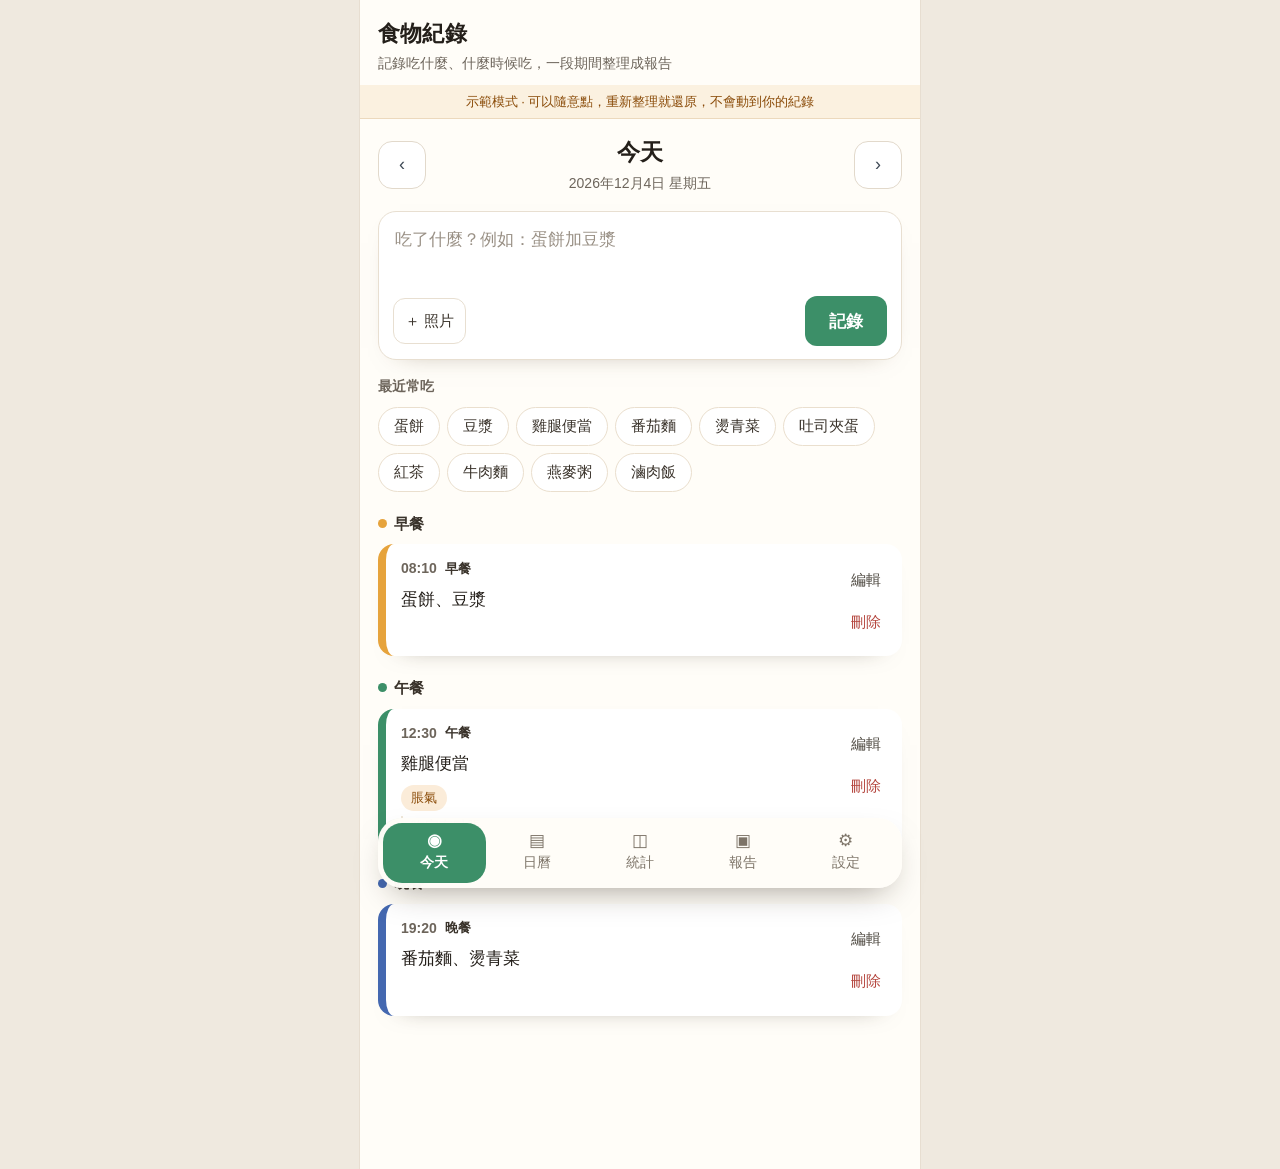
<file: design-demos/dir-2.html>
<!DOCTYPE html>
<html lang="zh-Hant">
<head>
<meta charset="utf-8">
<meta name="viewport" content="width=device-width,initial-scale=1,viewport-fit=cover">
<meta name="theme-color" content="#0f766e">
<title>食物紀錄</title>
<style>
*{box-sizing:border-box;-webkit-tap-highlight-color:transparent}
html,body{margin:0;padding:0}
body{background:#f6f6f4;color:#1a202c;font:16px/1.55 -apple-system,"PingFang TC","Noto Sans TC","Microsoft JhengHei",sans-serif}
.app{max-width:560px;margin:0 auto;background:#fff;min-height:100vh;display:flex;flex-direction:column;box-shadow:0 0 0 1px #ecebe7}
.appbar{position:sticky;top:0;z-index:6;background:#fff;border-bottom:1px solid #ecebe7;padding:11px 16px 9px}
.appbar h1{margin:0;font-size:19px;font-weight:700;letter-spacing:.02em}
.appbar .sub{margin:2px 0 0;font-size:12.5px;color:#7c8894}
main{flex:1}
.view{display:none;padding:14px 16px 96px}
.view.on{display:block}

/* 日期列 */
.daterow{display:flex;align-items:center;gap:10px;margin-bottom:14px}
.daterow .mid{flex:1;text-align:center}
.daterow .day{font-size:17px;font-weight:700}
.daterow .date{font-size:12.5px;color:#7c8894;margin-top:1px}
.iconbtn{width:44px;height:44px;border-radius:10px;border:1px solid #e4e3de;background:#fff;font-size:18px;color:#3d4854;cursor:pointer}
.iconbtn:active{background:#f2f2ee}

/* 輸入區 */
.composer{border:1px solid #e4e3de;border-radius:12px;padding:10px 11px 11px;background:#fdfdfc}
.composer textarea{width:100%;border:0;background:transparent;resize:none;font:inherit;font-size:15.5px;line-height:1.5;outline:none;min-height:52px;color:#1a202c}
.composer textarea::placeholder{color:#a3adb8}
.crow{display:flex;align-items:center;gap:8px;margin-top:6px}
.crow .spacer{flex:1}
.chipbtn{border:1px solid #e4e3de;background:#fff;border-radius:9px;padding:8px 11px;font-size:13.5px;color:#3d4854;cursor:pointer;display:inline-flex;align-items:center;gap:5px;min-height:38px}
.chipbtn.attached{border-color:#0f766e;color:#0f766e;background:#eef6f4}
.primary{border:0;background:#0f766e;color:#fff;border-radius:9px;padding:10px 20px;font-size:15px;font-weight:600;cursor:pointer;min-height:42px}
.primary:disabled{background:#c8cfd6;cursor:default}
.primary:active{background:#0b5f59}
.ghost{border:1px solid #d9d8d2;background:#fff;border-radius:9px;padding:9px 14px;font-size:14px;color:#3d4854;cursor:pointer;min-height:40px}
.hint{font-size:12px;color:#7c8894}

/* 常用 */
.freq{margin:12px 0 4px}
.freq .lbl{font-size:12px;color:#8b95a1;margin-bottom:7px}
.freq .row{display:flex;flex-wrap:wrap;gap:7px}
.fchip{border:1px solid #e4e3de;background:#fafaf8;border-radius:999px;padding:6px 12px;font-size:13.5px;color:#4b5563;cursor:pointer}
.fchip:active{background:#eef6f4;border-color:#0f766e}

/* 清單 */
.mealgroup{margin-top:16px}
.mealgroup .gtitle{font-size:12px;letter-spacing:.1em;color:#8b95a1;font-weight:600;margin-bottom:7px}
.card{display:flex;gap:10px;align-items:flex-start;padding:12px;border:1px solid #ecebe7;border-radius:11px;background:#fff;margin-bottom:9px}
.card .cardmain{flex:1;min-width:0}
.card .meta{display:flex;align-items:center;gap:8px}
.card .time{font-variant-numeric:tabular-nums;font-size:13px;color:#7c8894;font-weight:600}
.card .meal{font-size:11.5px;color:#0f766e;background:#eef6f4;border-radius:5px;padding:2px 7px}
.card .text{font-size:15.5px;margin-top:5px;word-break:break-word}
.card .note{font-size:13px;color:#6b7280;margin-top:5px;border-left:2px solid #ecebe7;padding-left:8px}
.card .syms{display:flex;flex-wrap:wrap;gap:5px;margin-top:7px}
.sym{font-size:11.5px;background:#fdf1e3;color:#8a4b08;border-radius:5px;padding:2px 7px}
.thumb{width:64px;height:64px;object-fit:cover;border-radius:9px;flex:0 0 auto;background:#f2f2ee}
.thumb.big{width:96px;height:96px}
.text.muted{color:#8b95a1;font-style:italic}
.cardfoot{flex:0 0 auto;display:flex;flex-direction:column;gap:2px}
.link{border:0;background:none;padding:3px 4px;font-size:12px;color:#7c8894;cursor:pointer;text-align:right}
.link.danger{color:#b5473f}
.editbox{width:100%;border-top:1px dashed #ecebe7;margin-top:10px;padding-top:10px;display:none}
.editbox.on{display:block}
.editrow{display:flex;gap:8px;margin-bottom:8px}
.editrow input,.editrow select,.editrow textarea{font:inherit;font-size:14px;border:1px solid #e4e3de;border-radius:8px;padding:8px 9px;background:#fff;color:#1a202c;outline:none}
.editrow input[type=time]{width:112px}
.editrow select{flex:1}
.editrow textarea{flex:1;resize:vertical;min-height:56px}
.symtoggle{display:flex;flex-wrap:wrap;gap:6px;margin:2px 0 9px}
.symtoggle button{border:1px solid #e4e3de;background:#fafaf8;border-radius:999px;padding:6px 11px;font-size:12.5px;color:#4b5563;cursor:pointer}
.symtoggle button.sel{background:#fdf1e3;border-color:#c98a3c;color:#8a4b08}
.empty{padding:34px 10px;text-align:center;color:#98a2ae;font-size:14px;line-height:1.8}

/* 日曆 */
.calbar{display:flex;align-items:center;gap:10px;margin-bottom:12px}
.calbar .t{flex:1;text-align:center;font-size:16px;font-weight:700}
.wd{display:grid;grid-template-columns:repeat(7,1fr);gap:2px;margin-bottom:6px}
.wd span{text-align:center;font-size:11.5px;color:#98a2ae}
.grid{display:grid;grid-template-columns:repeat(7,1fr);gap:3px}
.cell{aspect-ratio:1/1;border:0;background:#fafaf8;border-radius:8px;display:flex;flex-direction:column;align-items:center;justify-content:center;gap:2px;font-size:13px;color:#3d4854;cursor:pointer;padding:0}
.cell.blank{background:transparent;cursor:default}
.cell.has{background:#eef6f4;color:#0b5f59;font-weight:600}
.cell.today{outline:2px solid #0f766e;outline-offset:-2px}
.cell .dot{width:5px;height:5px;border-radius:50%;background:#0f766e}
.cell.sel{background:#0f766e;color:#fff}
.cell.sel .dot{background:#fff}
.calsum{margin-top:14px;font-size:13.5px;color:#4b5563;line-height:1.9}
.calsum b{color:#0f766e}
.calday{margin-top:16px;padding-top:14px;border-top:1px solid #ecebe7}
.calday .dt{display:flex;align-items:baseline;gap:8px;margin-bottom:6px}
.calday .dt .d{font-size:16px;font-weight:700;color:#1a202c}
.calday .dt .n{font-size:12.5px;color:#7c8894}
.calday .quick{display:flex;gap:8px;margin:10px 0 4px}
.calday .quick input{flex:1;border:1px solid #e3e6e1;border-radius:9px;padding:11px 12px;font:inherit;font-size:15px;background:#fff;min-width:0}
.calday .quick button{flex:0 0 auto;min-height:44px;padding:0 18px}

/* 統計 */
.rangerow{display:flex;flex-wrap:wrap;gap:7px;margin-bottom:12px}
.rchip{border:1px solid #e4e3de;background:#fff;border-radius:999px;padding:8px 14px;font-size:13.5px;color:#4b5563;cursor:pointer;min-height:38px}
.rchip.on{background:#0f766e;border-color:#0f766e;color:#fff}
.customrange{display:none;gap:8px;align-items:center;margin-bottom:12px;flex-wrap:wrap}
.customrange.on{display:flex}
.customrange input{font:inherit;font-size:13.5px;border:1px solid #e4e3de;border-radius:8px;padding:7px 8px;color:#1a202c}
.period{font-size:12.5px;color:#7c8894;margin-bottom:12px}
.tiles{display:grid;grid-template-columns:repeat(2,1fr);gap:9px;margin-bottom:16px}
.tile{border:1px solid #ecebe7;border-radius:11px;padding:11px 12px;background:#fff}
.tile .k{font-size:11.5px;color:#8b95a1}
.tile .v{font-size:21px;font-weight:700;margin-top:2px;font-variant-numeric:tabular-nums}
.tile .s{font-size:11.5px;color:#7c8894;margin-top:1px}
.sec{margin-top:18px}
.sec h3{margin:0 0 9px;font-size:13px;letter-spacing:.06em;color:#3d4854}
.rank{list-style:none;margin:0;padding:0}
.rank li{display:flex;align-items:center;gap:9px;padding:7px 0;border-bottom:1px solid #f2f2ee;font-size:14px}
.rank li .n{flex:1;min-width:0;overflow:hidden;text-overflow:ellipsis;white-space:nowrap}
.rank li .c{font-size:12.5px;color:#7c8894;font-variant-numeric:tabular-nums}
.rank li .bar{height:4px;border-radius:2px;background:#0f766e;flex:0 0 auto}
.miss{font-size:13px;color:#8a4b08;line-height:1.8}
.hours{display:flex;gap:2px;margin-top:8px}
.hours i{flex:1;height:26px;background:#f2f2ee;border-radius:3px;position:relative}
.hours i b{position:absolute;left:0;right:0;bottom:0;background:#0f766e;border-radius:3px}
.axisline{display:flex;justify-content:space-between;font-size:11px;color:#98a2ae;margin-top:4px}

/* 報告 */
.opts{display:flex;flex-wrap:wrap;gap:14px;margin-bottom:12px;font-size:13.5px;color:#4b5563}
.opts label{display:flex;align-items:center;gap:6px;cursor:pointer}
.opts input{width:17px;height:17px;accent-color:#0f766e}
.sheet{border:1px solid #ecebe7;border-radius:11px;padding:14px;background:#fff;margin-top:12px}
.sheet h2{margin:0;font-size:17px}
.sheet .range{font-size:12.5px;color:#7c8894;margin:3px 0 12px}
.dayblk{margin-top:14px;border-top:1px solid #f2f2ee;padding-top:10px}
.dayblk h4{margin:0 0 8px;font-size:14px;color:#0f766e}
.mline{display:flex;gap:8px;padding:5px 0;font-size:13.5px;align-items:flex-start}
.mline .t{color:#7c8894;font-variant-numeric:tabular-nums;flex:0 0 44px;font-size:12.5px}
.mline .b{flex:1;min-width:0}
.mline .m{font-size:11px;color:#0f766e;border:1px solid #cfe0dc;border-radius:4px;padding:0 5px;flex:0 0 auto;align-self:flex-start;margin-top:1px}
.rphoto{width:100%;max-width:260px;border-radius:8px;margin:6px 0}
.rsum{font-size:12.5px;line-height:1.85;color:#4b5563;background:#fafaf8;border:1px solid #ecebe7;border-radius:8px;padding:10px 11px;margin-bottom:6px}
.rsum b{color:#0f766e}
.rempty{padding:26px;text-align:center;color:#98a2ae;font-size:13.5px}

/* 設定 */
.setbtn{display:flex;justify-content:space-between;align-items:center;width:100%;text-align:left;border:1px solid #ecebe7;background:#fff;border-radius:11px;padding:14px;font:inherit;font-size:14.5px;color:#1a202c;cursor:pointer;margin-bottom:9px}
.setbtn span.k{color:#7c8894;font-size:12.5px}
.dangerbtn{color:#b5473f;border-color:#f0dcd9}
.info{font-size:12.5px;color:#7c8894;line-height:1.8;margin-top:14px}

/* 底部導覽 */
.tabbar{position:fixed;bottom:0;left:0;right:0;z-index:10;display:flex;background:#fff;border-top:1px solid #ecebe7;padding-bottom:env(safe-area-inset-bottom);max-width:560px;margin:0 auto}
.tabbar button{flex:1;border:0;background:none;padding:9px 0 10px;font:inherit;font-size:12.5px;color:#98a2ae;cursor:pointer;display:flex;flex-direction:column;align-items:center;gap:3px}
.tabbar button .ic{font-size:16px;line-height:1}
.tabbar button.on{color:#0f766e;font-weight:700}

.demobar{background:#fdf6ec;color:#8a4b08;font-size:12.5px;text-align:center;padding:7px 12px;border-bottom:1px solid #eddcbf;line-height:1.5}
/* toast */
.toast{position:fixed;left:50%;bottom:78px;transform:translateX(-50%) translateY(8px);background:#232a33;color:#fff;border-radius:10px;padding:11px 14px;font-size:13.5px;display:flex;gap:14px;align-items:center;opacity:0;pointer-events:none;transition:.18s;z-index:20;max-width:92vw}.toast.on{opacity:1;pointer-events:auto;transform:translateX(-50%) translateY(0)}
.toast button{border:0;background:none;color:#8fd3cb;font:inherit;font-weight:700;cursor:pointer;padding:0}

@media print{
  @page{size:A4;margin:12mm}
  body{background:#fff}
  .app{max-width:none;box-shadow:none}
  .appbar,.tabbar,.toast,.no-print{display:none!important}
  .view{display:none!important;padding:0}
  #v-report{display:block!important;padding:0}
  .sheet{border:0;padding:0}
  .rphoto{max-width:70mm}
  .card,.tile{break-inside:avoid}
}
</style>
</head>
<body>
<div class="app">
  <header class="appbar">
    <h1>食物紀錄</h1>
    <p class="sub" id="subline">記錄吃什麼、什麼時候吃，一段期間整理成報告</p>
  </header>
  <div class="demobar" id="demobar" hidden>示範模式 · 可以隨意點，重新整理就還原，不會動到你的紀錄</div>

  <main>
    <!-- 今天 -->
    <section class="view on" id="v-today">
      <div class="daterow">
        <button class="iconbtn" id="prevDay" aria-label="前一天">‹</button>
        <div class="mid">
          <div class="day" id="dayLabel">今天</div>
          <div class="date" id="dateLabel"></div>
        </div>
        <button class="iconbtn" id="nextDay" aria-label="後一天">›</button>
      </div>

      <div class="composer">
        <textarea id="quickText" rows="2" placeholder="吃了什麼？例如：蛋餅加豆漿"></textarea>
        <div class="crow">
          <button class="chipbtn" id="photoBtn">＋ 照片</button>
          <span class="hint" id="photoHint"></span>
          <span class="spacer"></span>
          <button class="primary" id="addBtn">記錄</button>
        </div>
        <input type="file" id="photoInput" accept="image/*" hidden>
      </div>

      <div class="freq" id="freqWrap" hidden>
        <div class="lbl">最近常吃</div>
        <div class="row" id="freqRow"></div>
      </div>

      <div id="entryList"></div>
    </section>

    <!-- 日曆 -->
    <section class="view" id="v-calendar">
      <div class="calbar">
        <button class="iconbtn" id="calPrev" aria-label="上個月">‹</button>
        <div class="t" id="calTitle"></div>
        <button class="iconbtn" id="calNext" aria-label="下個月">›</button>
      </div>
      <div class="wd"><span>日</span><span>一</span><span>二</span><span>三</span><span>四</span><span>五</span><span>六</span></div>
      <div class="grid" id="calGrid"></div>
      <div class="calsum" id="calSum"></div>
      <div class="calday" id="calDay"></div>
    </section>

    <!-- 統計 -->
    <section class="view" id="v-stats">
      <div class="rangerow" id="rangeRow">
        <button class="rchip" data-range="7">最近 7 天</button>
        <button class="rchip on" data-range="30">最近 30 天</button>
        <button class="rchip" data-range="month">本月</button>
        <button class="rchip" data-range="lastmonth">上月</button>
        <button class="rchip" data-range="custom">自訂</button>
      </div>
      <div class="customrange" id="customRange">
        <input type="date" id="fromDate">
        <span style="color:#98a2ae">到</span>
        <input type="date" id="toDate">
        <button class="ghost" id="applyRange">套用</button>
      </div>
      <div class="period" id="periodLine"></div>

      <div class="tiles" id="statTiles"></div>

      <div class="sec">
        <h3>記錄完整度</h3>
        <div id="completeness"></div>
      </div>

      <div class="sec">
        <h3>最常出現</h3>
        <ul class="rank" id="rankList"></ul>
      </div>

      <div class="sec">
        <h3>進食時間分布</h3>
        <div class="hours" id="hourBars"></div>
        <div class="axisline"><span>0</span><span>6</span><span>12</span><span>18</span><span>23</span></div>
        <div class="hint" id="timeLine" style="margin-top:8px"></div>
      </div>
    </section>

    <!-- 報告 -->
    <section class="view" id="v-report">
      <div class="rangerow no-print" id="repRangeRow">
        <button class="rchip" data-range="7">最近 7 天</button>
        <button class="rchip on" data-range="30">最近 30 天</button>
        <button class="rchip" data-range="month">本月</button>
        <button class="rchip" data-range="lastmonth">上月</button>
        <button class="rchip" data-range="custom">自訂</button>
      </div>
      <div class="customrange no-print" id="repCustomRange">
        <input type="date" id="repFrom">
        <span style="color:#98a2ae">到</span>
        <input type="date" id="repTo">
        <button class="ghost" id="repApply">套用</button>
      </div>
      <div class="opts no-print">
        <label><input type="checkbox" id="optTime" checked>時間</label>
        <label><input type="checkbox" id="optPhoto" checked>照片</label>
        <label><input type="checkbox" id="optSym" checked>症狀</label>
        <label><input type="checkbox" id="optNote" checked>備註</label>
      </div>
      <button class="primary no-print" id="printBtn" style="width:100%;margin-bottom:6px">列印 / 存成 PDF</button>
      <div class="hint no-print" style="text-align:center;margin-bottom:10px">在列印對話框選「另存為 PDF」即可</div>
      <div class="sheet" id="reportSheet"></div>
    </section>

    <!-- 設定 -->
    <section class="view" id="v-settings">
      <button class="setbtn" id="exportBtn">匯出備份 <span class="k">JSON</span></button>
      <label class="setbtn" id="importBtn" for="importInput">匯入備份 <span class="k">合併資料</span></label>
      <input type="file" id="importInput" accept="application/json,.json" style="position:absolute;left:-9999px;top:0;width:1px;height:1px;opacity:0">
      <button class="setbtn" id="copyBtn">複製備份文字 <span class="k">匯出失敗時用</span></button>
      <button class="setbtn" id="storageBtn">本機儲存空間 <span class="k" id="storageLine">查看</span></button>
      <button class="setbtn" id="demoBtn">載入範例資料 <span class="k">測試用</span></button>
      <button class="setbtn dangerbtn" id="clearBtn">清空所有紀錄 <span class="k">不可復原</span></button>
      <div class="info">
        資料只存在這台裝置的瀏覽器裡（IndexedDB），不會上傳。<br>
        換裝置、換網址、清瀏覽器資料、或長時間（超過一週）沒開，都可能看不到舊紀錄，所以請定期「匯出備份」。<br>
        <span id="backupLine">還沒有備份紀錄</span><br><br>
        目前版本：v0.2（日曆可就地查看與修改）
      </div>

    </section>
  </main>
</div>

<nav class="tabbar" id="tabbar">
  <button class="on" data-view="today"><span class="ic">◉</span>今天</button>
  <button data-view="calendar"><span class="ic">▤</span>日曆</button>
  <button data-view="stats"><span class="ic">◫</span>統計</button>
  <button data-view="report"><span class="ic">▣</span>報告</button>
  <button data-view="settings"><span class="ic">⚙</span>設定</button>
</nav>

<div class="toast" id="toast"><span id="toastText"></span><button id="toastAct" hidden></button></div>

<script>
(function(){
"use strict";

/* ---------- 基本工具 ---------- */
var $ = function(s,r){ return (r||document).querySelector(s); };
var $$ = function(s,r){ return Array.prototype.slice.call((r||document).querySelectorAll(s)); };
var MEALS = ["早餐","午餐","點心","晚餐","宵夜"];
var SYMPTOMS = ["脹氣","腹瀉","胃痛","疲倦","過敏","頭暈"];

function pad(n){ return String(n).padStart(2,"0"); }
function ymd(d){ return d.getFullYear()+"-"+pad(d.getMonth()+1)+"-"+pad(d.getDate()); }
function todayStr(){ return ymd(new Date()); }
function parseYmd(s){ var p=s.split("-").map(Number); return new Date(p[0],p[1]-1,p[2]); }
function addDays(s,n){ var d=parseYmd(s); d.setDate(d.getDate()+n); return ymd(d); }
function diffDays(a,b){ return Math.round((parseYmd(b)-parseYmd(a))/86400000); }
function niceDate(s){ var d=parseYmd(s); return d.getFullYear()+"年"+(d.getMonth()+1)+"月"+d.getDate()+"日 星期"+"日一二三四五六"[d.getDay()]; }
function shortDate(s){ var d=parseYmd(s); return (d.getMonth()+1)+"/"+d.getDate(); }
function nowTime(){ var d=new Date(); return pad(d.getHours())+":"+pad(d.getMinutes()); }
function esc(s){ return String(s==null?"":s).replace(/&/g,"&amp;").replace(/</g,"&lt;").replace(/>/g,"&gt;").replace(/"/g,"&quot;").replace(/'/g,"&#39;"); }
function uid(){ return (crypto && crypto.randomUUID) ? crypto.randomUUID() : (Date.now().toString(36)+Math.random().toString(36).slice(2,8)); }
function mealFromTime(t){
  var h = parseInt(String(t).slice(0,2),10);
  if(h>=5 && h<11) return "早餐";
  if(h>=11 && h<15) return "午餐";
  if(h>=15 && h<17) return "點心";
  if(h>=17 && h<21) return "晚餐";
  return "宵夜";
}

/* ---------- 資料層 ---------- */
var DB_NAME="foodlog-db", STORE="entries", db=null, entries=[], selectedDate=todayStr(), pendingPhoto=null;
var DEMO = true;  /* 彩色餐別版 */

function openDB(){
  return new Promise(function(res,rej){
    var req = indexedDB.open(DB_NAME,1);
    req.onupgradeneeded = function(){
      var d = req.result;
      if(!d.objectStoreNames.contains(STORE)) d.createObjectStore(STORE,{keyPath:"id"});
    };
    req.onsuccess = function(){ res(req.result); };
    req.onerror = function(){ rej(req.error); };
  });
}
function store(mode){ return db.transaction(STORE,mode).objectStore(STORE); }
function dbAll(){ return new Promise(function(res,rej){ var r=store("readonly").getAll(); r.onsuccess=function(){res(r.result||[]);}; r.onerror=function(){rej(r.error);}; }); }
function dbPut(o){ if(DEMO) return Promise.resolve(); return new Promise(function(res,rej){ var r=store("readwrite").put(o); r.onsuccess=function(){res();}; r.onerror=function(){rej(r.error);}; }); }
function dbDel(id){ if(DEMO) return Promise.resolve(); return new Promise(function(res,rej){ var r=store("readwrite").delete(id); r.onsuccess=function(){res();}; r.onerror=function(){rej(r.error);}; }); }

/* ---------- 狀態 ---------- */
var view="today", rangeMode="30", customFrom=addDays(todayStr(),-29), customTo=todayStr();
var calY=new Date().getFullYear(), calM=new Date().getMonth();
var lastDeleted=null;

/* ---------- 畫面切換 ---------- */
function setView(v){
  view=v;
  $$(".view").forEach(function(el){ el.classList.toggle("on", el.id==="v-"+v); });
  $$("#tabbar button").forEach(function(b){ b.classList.toggle("on", b.dataset.view===v); });
  if(v==="calendar") renderCalendar();
  if(v==="stats") renderStats();
  if(v==="report") renderReport();
  window.scrollTo(0,0);
}

/* ---------- 今天 ---------- */
function renderToday(){
  var isToday = selectedDate===todayStr();
  $("#dayLabel").textContent = isToday ? "今天" : (selectedDate===addDays(todayStr(),-1) ? "昨天" : niceDate(selectedDate).replace(/ \S+$/,""));
  $("#dateLabel").textContent = niceDate(selectedDate);

  var list = entries.filter(function(e){ return e.date===selectedDate; })
                   .sort(function(a,b){ return a.time.localeCompare(b.time); });
  var wrap = $("#entryList");
  if(!list.length){
    wrap.innerHTML = '<div class="empty">這天還沒有紀錄。<br>在上面打一句話就能開始；用 ‹ › 或到日曆頁點日期可以看別天。</div>';
    return;
  }
  var html="";
  MEALS.forEach(function(m){
    var g = list.filter(function(e){ return e.meal===m; });
    if(!g.length) return;
    html += '<div class="mealgroup"><div class="gtitle">'+m+'</div>'+g.map(cardHTML).join("")+'</div>';
  });
  var other = list.filter(function(e){ return MEALS.indexOf(e.meal)<0; });
  if(other.length) html += '<div class="mealgroup"><div class="gtitle">其他</div>'+other.map(cardHTML).join("")+'</div>';
  wrap.innerHTML = html;
}

function cardHTML(e){
  var syms = (e.symptoms&&e.symptoms.length) ? '<div class="syms">'+e.symptoms.map(function(s){return '<span class="sym">'+esc(s)+'</span>';}).join("")+'</div>' : "";
  var photo = e.photo ? '<img class="thumb'+(e.text?"":" big")+'" src="'+e.photo+'" alt="餐點照片">' : "";
  var note = e.note ? '<div class="note">'+esc(e.note)+'</div>' : "";
  var symOpts = SYMPTOMS.map(function(s){
    var on = (e.symptoms||[]).indexOf(s)>=0;
    return '<button type="button" data-sym="'+esc(s)+'" class="'+(on?"sel":"")+'">'+esc(s)+'</button>';
  }).join("");
  var mealOpts = MEALS.map(function(m){ return '<option value="'+m+'"'+(m===e.meal?" selected":"")+'>'+m+'</option>'; }).join("");

  return '<article class="card" data-meal="'+esc(e.meal)+'" data-id="'+e.id+'">'+
    '<div class="cardmain">'+
      '<div class="meta"><span class="time">'+e.time+'</span><span class="meal">'+e.meal+'</span></div>'+
      (e.text ? '<div class="text">'+esc(e.text)+'</div>' : '<div class="text muted">只有照片，還沒有文字</div>')+ syms + note +
    '</div>'+ photo +
    '<div class="cardfoot no-print">'+
      '<button class="link" data-act="edit">編輯</button>'+
      '<button class="link danger" data-act="del">刪除</button>'+
    '</div>'+
    '<div class="editbox">'+
      '<div class="editrow"><input type="time" data-f="time" value="'+e.time+'">'+
        '<select data-f="meal">'+mealOpts+'</select></div>'+
      '<div class="editrow"><textarea data-f="text" placeholder="吃了什麼">'+esc(e.text)+'</textarea></div>'+
      '<div class="symtoggle">'+symOpts+'</div>'+
      '<div class="editrow"><textarea data-f="note" placeholder="備註（選填）">'+esc(e.note||"")+'</textarea></div>'+
      '<div class="crow"><button class="ghost" data-act="cancel">取消</button><span class="spacer"></span><button class="primary" data-act="save">儲存</button></div>'+
    '</div>'+
  '</article>';
}

function renderFreq(){
  var from = addDays(todayStr(),-30);
  var counts = {};
  entries.filter(function(e){ return e.date>=from; }).forEach(function(e){
    tokensOf(e).forEach(function(t){ counts[t]=(counts[t]||0)+1; });
  });
  var top = Object.keys(counts).sort(function(a,b){ return counts[b]-counts[a]; }).slice(0,10);
  var wrap = $("#freqWrap"), row = $("#freqRow");
  if(!top.length){ wrap.hidden = true; return; }
  wrap.hidden = false;
  row.innerHTML = top.map(function(t){ return '<button class="fchip" type="button">'+esc(t)+'</button>'; }).join("");
}

function tokensOf(e){
  if(e.items && e.items.length){
    return e.items.map(function(i){ return (typeof i==="string")? i : i.name; }).filter(function(s){ return s && s.trim(); });
  }
  var MEASURE = {"顆":1,"粒":1,"碗":1,"杯":1,"份":1,"個":1,"片":1,"塊":1,"條":1,"支":1,"根":1,"盤":1,"碟":1,"匙":1,"口":1,"把":1,"瓶":1,"包":1,"盒":1,"串":1,"斤":1,"克":1,"公克":1,"毫升":1,"cc":1,"大":1,"小":1,"中":1};
  return String(e.text||"").split(/[、,，。;；\/\s]+/).filter(function(s){
    if(!s || /^\d+$/.test(s)) return false;
    if(s.length===1 && MEASURE[s]) return false;
    if(/^(\d+(\.\d+)?)'?$/.test(s)) return false;
    return true;
  });
}

/* ---------- 新增 ---------- */
async function addEntry(){
  var text = $("#quickText").value.trim();
  if(!text && !pendingPhoto){ toast("先打一句話，或加一張照片"); return; }
  var t = nowTime();
  var e = {
    id: uid(), date: selectedDate, time: t, meal: mealFromTime(t),
    text: text, items: [], symptoms: [], note: "",
    photo: pendingPhoto || null, createdAt: new Date().toISOString()
  };
  await dbPut(e);
  entries.push(e);
  $("#quickText").value = "";
  clearPhoto();
  renderToday(); renderFreq();
  toast("已記錄 " + e.time + " " + e.meal);
}

function clearPhoto(){
  pendingPhoto=null;
  $("#photoBtn").classList.remove("attached");
  $("#photoBtn").textContent = "＋ 照片";
  $("#photoHint").textContent = "";
}

function compressImage(file){
  return new Promise(function(res,rej){
    var img = new Image();
    var url = URL.createObjectURL(file);
    img.onload = function(){
      var max = 800;
      var w = img.naturalWidth, h = img.naturalHeight;
      var scale = Math.min(1, max/Math.max(w,h));
      var cw = Math.round(w*scale), ch = Math.round(h*scale);
      var c = document.createElement("canvas");
      c.width = cw; c.height = ch;
      c.getContext("2d").drawImage(img,0,0,cw,ch);
      URL.revokeObjectURL(url);
      try { res(c.toDataURL("image/jpeg",0.72)); } catch(err){ rej(err); }
    };
    img.onerror = function(){ URL.revokeObjectURL(url); rej(new Error("圖片讀取失敗")); };
    img.src = url;
  });
}

/* ---------- 刪除 / 復原 ---------- */
async function removeEntry(id){
  var e = entries.filter(function(x){ return x.id===id; })[0];
  if(!e) return;
  if(!confirm("刪除這筆紀錄？")) return;
  await dbDel(id);
  entries = entries.filter(function(x){ return x.id!==id; });
  lastDeleted = e;
  renderAll();
  toast("已刪除一筆", "復原", async function(){
    await dbPut(lastDeleted);
    entries.push(lastDeleted);
    renderAll();
    toast("已復原");
  });
}

/* ---------- 日曆 ---------- */
function renderCalendar(){
  var first = new Date(calY, calM, 1);
  var days = new Date(calY, calM+1, 0).getDate();
  var lead = first.getDay();
  $("#calTitle").textContent = calY + "年 " + (calM+1) + " 月";

  var counts = {};
  entries.forEach(function(e){ counts[e.date] = (counts[e.date]||0)+1; });

  var html = "";
  for(var i=0;i<lead;i++) html += '<div class="cell blank"></div>';
  for(var d=1; d<=days; d++){
    var ds = ymd(new Date(calY,calM,d));
    var cls = "cell";
    if(counts[ds]) cls += " has";
    if(ds===todayStr()) cls += " today";
    if(ds===selectedDate) cls += " sel";
    html += '<button class="'+cls+'" data-date="'+ds+'">'+d+(counts[ds]?'<i class="dot"></i>':'')+'</button>';
  }
  $("#calGrid").innerHTML = html;

  var inMonth = entries.filter(function(e){ return e.date.slice(0,7)===ymd(new Date(calY,calM,1)).slice(0,7); });
  var uniq = {};
  inMonth.forEach(function(e){ uniq[e.date]=1; });
  $("#calSum").innerHTML = "本月已記 <b>"+Object.keys(uniq).length+"</b> 天，共 <b>"+days+"</b> 天；"+
    "紀錄 <b>"+inMonth.length+"</b> 筆。<br><span style='color:#98a2ae;font-size:12.5px'>點日期，下方直接顯示那天的紀錄，可就地修改。</span>";
  renderCalDay();
}

function renderCalDay(){
  var wrap = $("#calDay"); if(!wrap) return;
  var list = entries.filter(function(e){ return e.date===selectedDate; })
                    .sort(function(a,b){ return a.time.localeCompare(b.time); });
  var d = parseYmd(selectedDate);
  var head = '<div class="dt"><span class="d">'+(d.getMonth()+1)+' 月 '+d.getDate()+' 日</span>'+
             '<span class="n">星期'+"日一二三四五六"[d.getDay()]+'・'+(list.length? list.length+' 筆':'尚無紀錄')+'</span></div>';
  var body = "";
  if(list.length){
    MEALS.forEach(function(m){
      var g = list.filter(function(e){ return e.meal===m; });
      if(!g.length) return;
      body += '<div class="mealgroup"><div class="gtitle">'+m+'</div>'+g.map(cardHTML).join("")+'</div>';
    });
    var other = list.filter(function(e){ return MEALS.indexOf(e.meal)<0; });
    if(other.length) body += '<div class="mealgroup"><div class="gtitle">其他</div>'+other.map(cardHTML).join("")+'</div>';
  } else {
    body = '<div class="empty">這天還沒有紀錄。在下面打一句話就能補記。</div>';
  }
  wrap.innerHTML = head + body +
    '<div class="quick"><input id="calQuick" placeholder="補記這一天吃了什麼"><button class="primary" id="calAdd">記錄</button></div>';
  $("#calAdd").onclick = function(){ addEntryTo(selectedDate); };
}

async function addEntryTo(date){
  var txt = ($("#calQuick").value || "").trim();
  if(!txt){ toast("先打一句話"); return; }
  var t = nowTime();
  var e = {id:uid(), date:date, time:t, meal:mealFromTime(t), text:txt, items:[],
           symptoms:[], note:"", photo:null, createdAt:new Date().toISOString()};
  await dbPut(e);
  entries.push(e);
  $("#calQuick").value = "";
  renderAll();
  toast("已補記 "+shortDate(date)+" "+t);
}

/* ---------- 統計 ---------- */
function rangeBounds(){
  if(rangeMode==="7") return {from: addDays(todayStr(),-6), to: todayStr()};
  if(rangeMode==="30") return {from: addDays(todayStr(),-29), to: todayStr()};
  if(rangeMode==="month"){ var d=new Date(); return {from: ymd(new Date(d.getFullYear(),d.getMonth(),1)), to: ymd(new Date(d.getFullYear(),d.getMonth()+1,0))}; }
  if(rangeMode==="lastmonth"){ var d2=new Date(); return {from: ymd(new Date(d2.getFullYear(),d2.getMonth()-1,1)), to: ymd(new Date(d2.getFullYear(),d2.getMonth(),0))}; }
  return {from: customFrom, to: customTo};
}

function renderStats(){
  var b = rangeBounds();
  if(b.from > b.to){ var t=b.from; b.from=b.to; b.to=t; }
  var days = diffDays(b.from,b.to)+1;
  var inRange = entries.filter(function(e){ return e.date>=b.from && e.date<=b.to; });
  $("#periodLine").textContent = niceDate(b.from).replace(/ \S+$/,"") + " — " + niceDate(b.to).replace(/ \S+$/,"") + "（共 " + days + " 天）";

  var recDays = {}, tok = {}, hours = {};
  var firstT=[], lastT=[];
  inRange.forEach(function(e){
    recDays[e.date]=1;
    tokensOf(e).forEach(function(t){ tok[t]=(tok[t]||0)+1; });
    var h = parseInt(e.time.slice(0,2),10);
    hours[h]=(hours[h]||0)+1;
  });
  var byDay = {};
  inRange.forEach(function(e){ (byDay[e.date] = byDay[e.date]||[]).push(e); });
  Object.keys(byDay).forEach(function(d){
    var es = byDay[d].slice().sort(function(x,y){ return x.time.localeCompare(y.time); });
    firstT.push(es[0].time); lastT.push(es[es.length-1].time);
  });

  var recN = Object.keys(recDays).length;
  var pct = days ? Math.round(recN/days*100) : 0;
  var divN = Object.keys(tok).length;

  $("#statTiles").innerHTML =
    tile("記錄完整度", pct+"%", "記了 "+recN+"／"+days+" 天") +
    tile("紀錄筆數", inRange.length, "平均每天 "+(recN? (inRange.length/recN).toFixed(1):"0")+" 筆") +
    tile("食物多樣性", divN, "不同食物／詞") +
    tile("有症狀的餐", inRange.filter(function(e){ return e.symptoms && e.symptoms.length; }).length, "可對照吃了什麼");

  // 完整度
  var missing = [];
  for(var i=0;i<days;i++){
    var ds = addDays(b.from,i);
    if(!recDays[ds]) missing.push(ds);
  }
  $("#completeness").innerHTML = recN===days
    ? '<div class="hint">這期間每一天都有紀錄。</div>'
    : '<div class="hint">缺 <b style="color:#8a4b08">'+missing.length+'</b> 天'+(missing.length?'：'+missing.slice(0,8).map(shortDate).join("、")+(missing.length>8?" 等":""):"")+'</div>'+
      '<div style="height:8px;background:#f2f2ee;border-radius:4px;margin-top:8px;overflow:hidden"><div style="width:'+pct+'%;height:100%;background:#0f766e"></div></div>';

  // 排行
  var rank = Object.keys(tok).sort(function(a,b2){ return tok[b2]-tok[a]; }).slice(0,12);
  var max = rank.length ? tok[rank[0]] : 1;
  $("#rankList").innerHTML = rank.length ? rank.map(function(t){
    return '<li><span class="bar" style="width:'+Math.max(6, Math.round(tok[t]/max*46))+'px"></span><span class="n">'+esc(t)+'</span><span class="c">'+tok[t]+' 次</span></li>';
  }).join("") : '<li style="color:#98a2ae;border:0">這期間還沒有紀錄</li>';

  // 時段
  var hmax = 1;
  for(var h=0;h<24;h++){ if((hours[h]||0)>hmax) hmax=hours[h]; }
  var bars="";
  for(var h2=0;h2<24;h2++){
    bars += '<i><b style="height:'+Math.round((hours[h2]||0)/hmax*100)+'%"></b></i>';
  }
  $("#hourBars").innerHTML = bars;

  var tl = "";
  if(firstT.length){
    var avgFirst = avgTime(firstT), avgLast = avgTime(lastT);
    tl = "最早的一餐平均 " + avgFirst + "，最晚的一餐平均 " + avgLast +
         "，進食時間約 " + windowHours(avgFirst, avgLast) + " 小時。";
  } else {
    tl = "這期間沒有紀錄。";
  }
  $("#timeLine").textContent = tl;
}

function tile(k,v,s){ return '<div class="tile"><div class="k">'+k+'</div><div class="v">'+v+'</div><div class="s">'+s+'</div></div>'; }
function toMin(t){ return parseInt(t.slice(0,2),10)*60 + parseInt(t.slice(3,5),10); }
function avgTime(list){
  var sum = list.reduce(function(a,t){ return a+toMin(t); },0)/list.length;
  var m = Math.round(sum);
  return pad(Math.floor(m/60)%24)+":"+pad(m%60);
}
function windowHours(a,b){
  var d = toMin(b)-toMin(a); if(d<0) d+=1440;
  return (d/60).toFixed(1);
}

/* ---------- 報告 ---------- */
function renderReport(){
  var b = rangeBounds();
  if(b.from > b.to){ var t=b.from; b.from=b.to; b.to=t; }
  var list = entries.filter(function(e){ return e.date>=b.from && e.date<=b.to; })
                    .sort(function(a,c){ return (a.date+a.time).localeCompare(c.date+c.time); });

  var showTime=$("#optTime").checked, showPhoto=$("#optPhoto").checked,
      showSym=$("#optSym").checked, showNote=$("#optNote").checked;

  var head = '<h2>食物紀錄期間報告</h2><div class="range">'+
    niceDate(b.from).replace(/ \S+$/,"")+' — '+niceDate(b.to).replace(/ \S+$/,"")+
    '　共 '+(diffDays(b.from,b.to)+1)+' 天／'+list.length+' 筆　列印日期 '+todayStr()+'</div>';

  if(!list.length){
    $("#reportSheet").innerHTML = head + '<div class="rempty">這段期間沒有紀錄。</div>';
    return;
  }

  var days = diffDays(b.from,b.to)+1;
  var recSet = {}, tok = {}, symCount = 0, symTally = {};
  list.forEach(function(e){
    recSet[e.date] = 1;
    tokensOf(e).forEach(function(t){ tok[t]=(tok[t]||0)+1; });
    if(e.symptoms && e.symptoms.length){
      symCount++;
      e.symptoms.forEach(function(s){ symTally[s]=(symTally[s]||0)+1; });
    }
  });
  var top = Object.keys(tok).sort(function(a,c){ return tok[c]-tok[a]; }).slice(0,5)
    .map(function(t){ return esc(t)+"（"+tok[t]+"）"; }).join("、");
  var symLine = Object.keys(symTally).sort(function(a,c){ return symTally[c]-symTally[a]; })
    .map(function(s){ return esc(s)+" "+symTally[s]+" 次"; }).join("、");
  var sum = '<div class="rsum">期間 <b>'+days+'</b> 天，有紀錄 <b>'+Object.keys(recSet).length+'</b> 天，共 <b>'+list.length+'</b> 筆；有症狀的餐 <b>'+symCount+'</b> 筆。'+
    (top ? "<br>最常出現："+top : "")+
    (symLine ? "<br>症狀："+symLine : "")+'</div>';

  var byDate = {};
  list.forEach(function(e){ (byDate[e.date]=byDate[e.date]||[]).push(e); });

  var body = Object.keys(byDate).sort().map(function(d){
    var es = byDate[d].sort(function(a,c){ return a.time.localeCompare(c.time); });
    return '<div class="dayblk"><h4>'+niceDate(d)+'　'+es.length+' 筆</h4>'+ es.map(function(e){
      var left = showTime ? '<span class="t">'+e.time+'</span>' : '';
      var sym = (showSym && e.symptoms && e.symptoms.length) ? '<div class="syms">'+e.symptoms.map(function(s){return '<span class="sym">'+esc(s)+'</span>';}).join("")+'</div>' : "";
      var note = (showNote && e.note) ? '<div class="note">'+esc(e.note)+'</div>' : "";
      var photo = (showPhoto && e.photo) ? '<img class="rphoto" src="'+e.photo+'" alt="餐點照片">' : "";
      var line = e.text ? esc(e.text) : '<span style="color:#8b95a1">（只有照片，沒有文字）</span>';
      return '<div class="mline">'+left+'<span class="m">'+e.meal+'</span><div class="b">'+line+sym+note+photo+'</div></div>';
    }).join("")+'</div>';
  }).join("");

  $("#reportSheet").innerHTML = head + sum + body;
}

/* ---------- 匯出 / 匯入 ---------- */
function backupText(){
  return JSON.stringify({version:1, exportedAt:new Date().toISOString(), entries:entries}, null, 2);
}
function backupName(){ return "食物紀錄-"+todayStr()+".json"; }
function markBackup(){
  try { localStorage.setItem("fl-last-backup", new Date().toISOString()); } catch(e){}
  showBackupLine();
}
function showBackupLine(){
  var el = $("#backupLine"); if(!el) return;
  var v = null;
  try { v = localStorage.getItem("fl-last-backup"); } catch(e){}
  el.textContent = v ? ("上次備份：" + v.slice(0,10) + "（換裝置時用它匯入）") : "還沒有備份紀錄";
}

async function exportJSON(){
  var text = backupText(), name = backupName();
  // 手機優先：用系統分享（可存到「檔案」App 或傳給自己）
  try {
    if(window.File && navigator.canShare){
      var file = new File([text], name, {type:"application/json"});
      if(navigator.canShare({files:[file]})){
        await navigator.share({files:[file], title:"食物紀錄備份"});
        markBackup(); toast("已交出備份檔"); return;
      }
    }
  } catch(err){
    if(err && err.name==="AbortError") return;   // 使用者取消，不算失敗
  }
  // 桌機／不支援分享：走一般下載
  var blob = new Blob([text], {type:"application/json"});
  var url = URL.createObjectURL(blob);
  var a = document.createElement("a");
  a.href = url; a.download = name;
  document.body.appendChild(a); a.click(); a.remove();
  setTimeout(function(){ URL.revokeObjectURL(url); }, 2000);
  markBackup();
  toast("已匯出備份檔");
}

async function copyBackup(){
  var text = backupText();
  try {
    await navigator.clipboard.writeText(text);
    markBackup();
    toast("備份內容已複製，貼到記事本或寄給自己即可");
  } catch(err){
    // 沒有剪貼簿權限時，退成「開一個新視窗讓你自己長按複製」
    var w = window.open("", "_blank");
    if(w){
      w.document.write('<meta name="viewport" content="width=device-width,initial-scale=1"><pre style="white-space:pre-wrap;font:14px/1.6 -apple-system,sans-serif;padding:16px">'+text.replace(/</g,"&lt;")+'</pre>');
      w.document.title = name;
      markBackup();
    } else {
      alert("這個瀏覽器不給複製，請改用「匯出備份」。");
    }
  }
}

async function importJSON(file){
  var text;
  try { text = await file.text(); }
  catch(e){ alert("這個檔案讀不進來，換一個試試。"); return; }
  var data;
  try { data = JSON.parse(text); } catch(e){ alert("檔案格式不對（不是 JSON），無法匯入。"); return; }
  var list = data.entries || (Array.isArray(data) ? data : null);
  if(!list){ alert("這個檔案裡找不到 entries 欄位。"); return; }
  if(DEMO){ toast("示範模式不能匯入，請開正式網址"); return; }
  var added = 0, skipped = 0;
  for(var i=0;i<list.length;i++){
    var e = list[i];
    if(!e || !e.id || !e.date){ skipped++; continue; }
    try { await dbPut(e); added++; } catch(err){ skipped++; }
  }
  entries = await dbAll();
  renderAll();
  toast("匯入 "+added+" 筆" + (skipped ? "，略過 "+skipped+" 筆" : ""));
}

/* ---------- toast ---------- */
var toastTimer=null;
function toast(msg, actLabel, actFn){
  var el = $("#toast"), at = $("#toastAct");
  $("#toastText").textContent = msg;
  if(actLabel){
    at.hidden = false; at.textContent = actLabel;
    at.onclick = function(){ at.hidden=true; el.classList.remove("on"); if(actFn) actFn(); };
  } else { at.hidden = true; at.onclick = null; }
  el.classList.add("on");
  clearTimeout(toastTimer);
  toastTimer = setTimeout(function(){ el.classList.remove("on"); }, actLabel?6000:2600);
}

/* ---------- 事件 ---------- */
$("#prevDay").onclick = function(){ selectedDate = addDays(selectedDate,-1); renderToday(); };
$("#nextDay").onclick = function(){ selectedDate = addDays(selectedDate,1); renderToday(); };
$("#addBtn").onclick = addEntry;
$("#quickText").addEventListener("keydown", function(ev){
  if((ev.metaKey || ev.ctrlKey) && ev.key==="Enter"){ addEntry(); }
});
$("#photoBtn").onclick = function(){ $("#photoInput").click(); };
$("#photoInput").onchange = async function(ev){
  var f = ev.target.files && ev.target.files[0];
  if(!f) return;
  try {
    pendingPhoto = await compressImage(f);
    $("#photoBtn").classList.add("attached");
    $("#photoBtn").textContent = "＋ 換照片";
    $("#photoHint").textContent = "已附 1 張（約 " + Math.round(pendingPhoto.length/1024) + " KB）";
  } catch(err){ alert("這張圖讀不進來，換一張試試。"); }
  ev.target.value = "";
};
$("#photoHint").addEventListener("click", clearPhoto);

$("#freqRow").addEventListener("click", function(ev){
  var b = ev.target.closest(".fchip"); if(!b) return;
  var ta = $("#quickText");
  ta.value = ta.value ? (ta.value + "、" + b.textContent) : b.textContent;
  ta.focus();
});

async function handleCardAction(ev){
  var card = ev.target.closest(".card"); if(!card) return;
  var id = card.dataset.id;
  var act = ev.target.dataset.act;

  if(act==="del"){ removeEntry(id); return; }
  if(act==="edit"){ card.querySelector(".editbox").classList.toggle("on"); return; }
  if(act==="cancel"){ card.querySelector(".editbox").classList.remove("on"); return; }
  if(ev.target.dataset.sym){
    ev.target.classList.toggle("sel");
    return;
  }
  if(act==="save"){
    var e = entries.filter(function(x){ return x.id===id; })[0];
    if(!e) return;
    e.time = card.querySelector('[data-f="time"]').value || e.time;
    e.meal = card.querySelector('[data-f="meal"]').value;
    e.text = card.querySelector('[data-f="text"]').value.trim() || e.text;
    e.note = card.querySelector('[data-f="note"]').value.trim();
    e.symptoms = $$('.symtoggle button.sel', card).map(function(b){ return b.dataset.sym; });
    await dbPut(e);
    renderAll();
    toast("已更新");
  }
}
$("#entryList").addEventListener("click", handleCardAction);
$("#calDay").addEventListener("click", handleCardAction);

$("#tabbar").addEventListener("click", function(ev){
  var b = ev.target.closest("button[data-view]"); if(!b) return;
  setView(b.dataset.view);
});

$("#calPrev").onclick = function(){ calM--; if(calM<0){calM=11;calY--;} renderCalendar(); };
$("#calNext").onclick = function(){ calM++; if(calM>11){calM=0;calY++;} renderCalendar(); };
$("#calGrid").addEventListener("click", function(ev){
  var c = ev.target.closest(".cell[data-date]"); if(!c) return;
  selectedDate = c.dataset.date;
  renderCalendar();
});

function syncRange(){
  $$(".rchip").forEach(function(b){ b.classList.toggle("on", b.dataset.range===rangeMode); });
  var show = rangeMode==="custom";
  $("#customRange").classList.toggle("on", show);
  $("#repCustomRange").classList.toggle("on", show);
  if(show){
    $("#fromDate").value = customFrom; $("#toDate").value = customTo;
    $("#repFrom").value = customFrom; $("#repTo").value = customTo;
  }
}

$("#rangeRow").addEventListener("click", function(ev){
  var b = ev.target.closest(".rchip"); if(!b) return;
  rangeMode = b.dataset.range;
  syncRange();
  if(rangeMode!=="custom") renderStats();
});
$("#applyRange").onclick = function(){
  var f=$("#fromDate").value, t=$("#toDate").value;
  if(!f||!t){ alert("兩邊日期都要選。"); return; }
  customFrom=f; customTo=t; renderStats(); syncRange();
};

$("#repRangeRow").addEventListener("click", function(ev){
  var b = ev.target.closest(".rchip"); if(!b) return;
  rangeMode = b.dataset.range;
  syncRange();
  if(rangeMode!=="custom") renderReport();
});
$("#repApply").onclick = function(){
  var f=$("#repFrom").value, t=$("#repTo").value;
  if(!f||!t){ alert("兩邊日期都要選。"); return; }
  customFrom=f; customTo=t; renderReport(); syncRange();
};
["optTime","optPhoto","optSym","optNote"].forEach(function(id){
  $("#"+id).onchange = renderReport;
});
$("#printBtn").onclick = function(){ window.print(); };

$("#exportBtn").onclick = exportJSON;
$("#copyBtn").onclick = copyBackup;
$("#importInput").onchange = async function(ev){
  var f = ev.target.files && ev.target.files[0];
  if(f){
    try { await importJSON(f); }
    catch(err){ alert("匯入時出錯：" + (err && err.message ? err.message : "未知錯誤")); }
  }
  ev.target.value="";
};
$("#storageBtn").onclick = async function(){
  if(!navigator.storage || !navigator.storage.estimate){ $("#storageLine").textContent = "此瀏覽器不支援"; return; }
  var est = await navigator.storage.estimate();
  $("#storageLine").textContent = Math.round(est.usage/1048576) + " MB / 約 " + Math.round(est.quota/1048576) + " MB";
};
$("#demoBtn").onclick = async function(){
  if(!confirm("載入 7 天範例資料？會與現有紀錄並存。")) return;
  var demo = [
    {d:-0,t:"08:10",m:"早餐",x:"蛋餅、豆漿",s:[],n:""},
    {d:-0,t:"12:30",m:"午餐",x:"雞腿便當",s:["脹氣"],n:"吃完有點脹"},
    {d:-0,t:"19:20",m:"晚餐",x:"番茄麵、燙青菜",s:[],n:""},
    {d:-1,t:"08:40",m:"早餐",x:"吐司夾蛋、紅茶",s:[],n:""},
    {d:-1,t:"13:05",m:"午餐",x:"牛肉麵",s:["胃痛"],n:""},
    {d:-2,t:"09:00",m:"早餐",x:"燕麥粥",s:[],n:"自煮"},
    {d:-2,t:"18:50",m:"晚餐",x:"滷肉飯、味噌湯",s:["脹氣"],n:""},
    {d:-3,t:"12:40",m:"午餐",x:"水餃 15 顆",s:[],n:""},
    {d:-4,t:"08:20",m:"早餐",x:"蛋餅、豆漿",s:[],n:""},
    {d:-4,t:"19:00",m:"晚餐",x:"咖哩飯",s:[],n:""},
    {d:-6,t:"12:10",m:"午餐",x:"雞腿便當",s:[],n:""}
  ];
  for(var i=0;i<demo.length;i++){
    var x=demo[i];
    await dbPut({id:uid(), date:addDays(todayStr(),x.d), time:x.t, meal:x.m, text:x.x,
      items:[], symptoms:x.s, note:x.n, photo:null, createdAt:new Date().toISOString()});
  }
  entries = await dbAll(); renderAll();
  toast("已載入範例資料");
};
$("#clearBtn").onclick = async function(){
  if(!confirm("清空所有紀錄？這個動作無法復原，建議先匯出備份。")) return;
  if(!confirm("確定要刪除全部資料嗎？")) return;
  for(var i=0;i<entries.length;i++) await dbDel(entries[i].id);
  entries=[]; renderAll(); toast("已清空");
};

/* ---------- 啟動 ---------- */
function renderAll(){ renderToday(); renderFreq(); if(view==="calendar") renderCalendar(); if(view==="stats") renderStats(); if(view==="report") renderReport(); }

function demoSeed(){
  var rows = [
    {d:0, t:"08:10", m:"早餐", x:"蛋餅、豆漿", s:[], n:""},
    {d:0, t:"12:30", m:"午餐", x:"雞腿便當", s:["脹氣"], n:"吃完有點脹"},
    {d:0, t:"19:20", m:"晚餐", x:"番茄麵、燙青菜", s:[], n:""},
    {d:1, t:"08:40", m:"早餐", x:"吐司夾蛋、紅茶", s:[], n:""},
    {d:1, t:"13:05", m:"午餐", x:"牛肉麵", s:["胃痛"], n:""},
    {d:2, t:"09:00", m:"早餐", x:"燕麥粥", s:[], n:"自煮"},
    {d:2, t:"18:50", m:"晚餐", x:"滷肉飯、味噌湯", s:["脹氣"], n:""},
    {d:3, t:"12:40", m:"午餐", x:"水餃 15 顆", s:[], n:""},
    {d:4, t:"08:20", m:"早餐", x:"蛋餅、豆漿", s:[], n:""},
    {d:4, t:"19:00", m:"晚餐", x:"咖哩飯", s:[], n:""},
    {d:6, t:"12:10", m:"午餐", x:"雞腿便當", s:[], n:""}
  ];
  return rows.map(function(r,i){
    return { id:"demo-"+i, date:addDays(todayStr(),-r.d), time:r.t, meal:r.m, text:r.x,
             items:[], symptoms:r.s.slice(), note:r.n, photo:null, createdAt:"" };
  });
}

(async function init(){
  try {
    if(DEMO){
      entries = demoSeed();
      $("#demobar").hidden = false;
      $("#demoBtn").style.display = "none";
      $("#subline").textContent = "記錄吃什麼、什麼時候吃，一段期間整理成報告";
    } else {
      db = await openDB();
      entries = await dbAll();
      // 請瀏覽器不要把資料清掉（Chrome/Android 有效；iOS 仍受系統規則限制）
      try { if(navigator.storage && navigator.storage.persist) navigator.storage.persist(); } catch(e){}
      $("#subline").textContent = entries.length ? ("共 " + entries.length + " 筆紀錄，全部存在這台裝置") : ("記錄吃什麼、什麼時候吃，一段期間整理成報告");
    }
    showBackupLine();
    $("#fromDate").value = customFrom; $("#toDate").value = customTo;
    syncRange();
    renderAll();
  } catch(err){
    console.error(err);
    var msg = (location.protocol === "file:")
      ? "直接雙擊開啟檔案時，部分瀏覽器會封鎖本機資料庫。<br>請用本機伺服器開啟，或直接部署到 GitHub Pages（見 README）。"
      : "這個瀏覽器不支援本機資料庫（IndexedDB），<br>請改用 Chrome、Edge、Safari 或 Firefox。";
    $("#entryList").innerHTML = '<div class="empty">'+msg+'</div>';
  }
  window.__foodlogReady = true;
})();

})();
</script>
<style>

/* ===== 方向 B：彩色餐別版 ===== */
body{background:#efe9df;color:#241f1a}
.app{background:#fffdf8;box-shadow:0 0 0 1px #e7ded1}
.appbar{background:#fffdf8;border-bottom:0;padding:17px 18px 10px}
.appbar h1{font-size:22px;letter-spacing:.01em}
.appbar .sub{font-size:14px;color:#6d655b}
.demobar{background:#fbf1e0;border-bottom-color:#ecd9bd;font-size:13px}
.view{padding:16px 18px 142px}
.daterow{margin-bottom:16px}
.daterow .day{font-size:23px}
.daterow .date{font-size:14px;color:#6d655b;margin-top:2px}
.iconbtn{width:48px;height:48px;border-radius:14px;border:1.5px solid #e2d9cb;background:#fff}
.composer{border:1.5px solid #e8dfd1;border-radius:18px;background:#fff;padding:13px 14px 13px;box-shadow:0 10px 26px -22px rgba(70,45,20,.55)}
.composer textarea{font-size:17px;min-height:58px}
.composer textarea::placeholder{color:#9a9186}
.primary{background:#3c8f68;border-radius:12px;min-height:50px;font-size:17px;font-weight:800;padding:10px 24px}
.primary:active{background:#2f7453}
.chipbtn{border:1.5px solid #e8dfd1;border-radius:12px;min-height:46px;font-size:15px;color:#3a332b}
.hint{font-size:13px;color:#6d655b}
.freq{margin:16px 0 4px}
.freq .lbl{font-size:14px;color:#6d655b;font-weight:600;margin-bottom:9px}
.fchip{border:1.5px solid #eadfce;background:#fff;border-radius:999px;padding:9px 15px;font-size:15px;color:#3a332b}
.fchip:active{background:#eef5f0;border-color:#3c8f68}
.mealgroup{margin-top:20px}
.mealgroup .gtitle{font-size:15px;font-weight:800;color:#3a332b;letter-spacing:.03em;margin-bottom:9px;display:flex;align-items:center;gap:7px}
.mealgroup .gtitle::before{content:"";width:9px;height:9px;border-radius:50%;background:#3c8f68;display:inline-block}
.mealgroup:has(.card[data-meal="早餐"]) .gtitle::before{background:#e6a33c}
.mealgroup:has(.card[data-meal="午餐"]) .gtitle::before{background:#3c8f68}
.mealgroup:has(.card[data-meal="晚餐"]) .gtitle::before{background:#4468b0}
.mealgroup:has(.card[data-meal="點心"]) .gtitle::before{background:#c9772f}
.card{border:0;border-left:8px solid #cfd8d2;border-radius:16px;background:#fff;box-shadow:0 12px 26px -24px rgba(50,40,25,.6);padding:14px 15px;gap:12px;margin-bottom:11px}
.card[data-meal="早餐"]{border-left-color:#e6a33c}
.card[data-meal="午餐"]{border-left-color:#3c8f68}
.card[data-meal="晚餐"]{border-left-color:#4468b0}
.card[data-meal="點心"]{border-left-color:#c9772f}
.card[data-meal="宵夜"]{border-left-color:#6e5aa8}
.card .time{font-size:14px;color:#6d655b;font-weight:700}
.card .meal{font-size:13px;font-weight:800;background:transparent;color:#3a332b;padding:0}
.card .text{font-size:17px;margin-top:7px;line-height:1.55}
.card .note{font-size:14px;color:#6d655b;border-left:2px solid #efe7d9}
.sym{font-size:13px;border-radius:999px;padding:3px 10px;background:#fbecd9;color:#8a4b08}
.thumb{border-radius:12px}
.cardfoot{margin-top:2px;gap:2px}
.link{font-size:15px;color:#4f4a42;min-height:40px;padding:6px 6px}
.tile{border:1.5px solid #efe7d9;border-radius:16px}
.tiles{gap:10px}
.rchip{border-radius:999px;min-height:44px;font-size:14px}
.rchip.on{background:#3c8f68;border-color:#3c8f68}

/* 導覽：浮起來的圓角藥丸 */
.tabbar{left:12px;right:12px;bottom:12px;border:0;border-radius:24px;background:rgba(255,253,248,.96);
  box-shadow:0 14px 34px -16px rgba(40,30,15,.5);backdrop-filter:blur(10px);padding:5px;max-width:524px;overflow:hidden}
.tabbar button{font-size:13.5px;padding:9px 0;border-radius:19px;gap:4px;color:#7d7468}
.tabbar button .ic{font-size:17px}
.tabbar button.on{background:#3c8f68;color:#fff;font-weight:800}
.toast{bottom:96px}

/* 日曆／統計／報告配色 */
.cell.has{background:#eef5f0;color:#2f7453}
.cell.today{outline:2px solid #3c8f68}
.cell.sel{background:#3c8f68}
.cell .dot{background:#3c8f68}
.calsum b{color:#3c8f68}
.rank li .bar{background:#3c8f68}
.hours i b{background:#3c8f68}
.sec h3{font-size:15px;color:#3a332b}
.tile .v{font-size:26px}
.mealgroup .gtitle{font-size:15px}

</style>
</body>
</html>
</file>
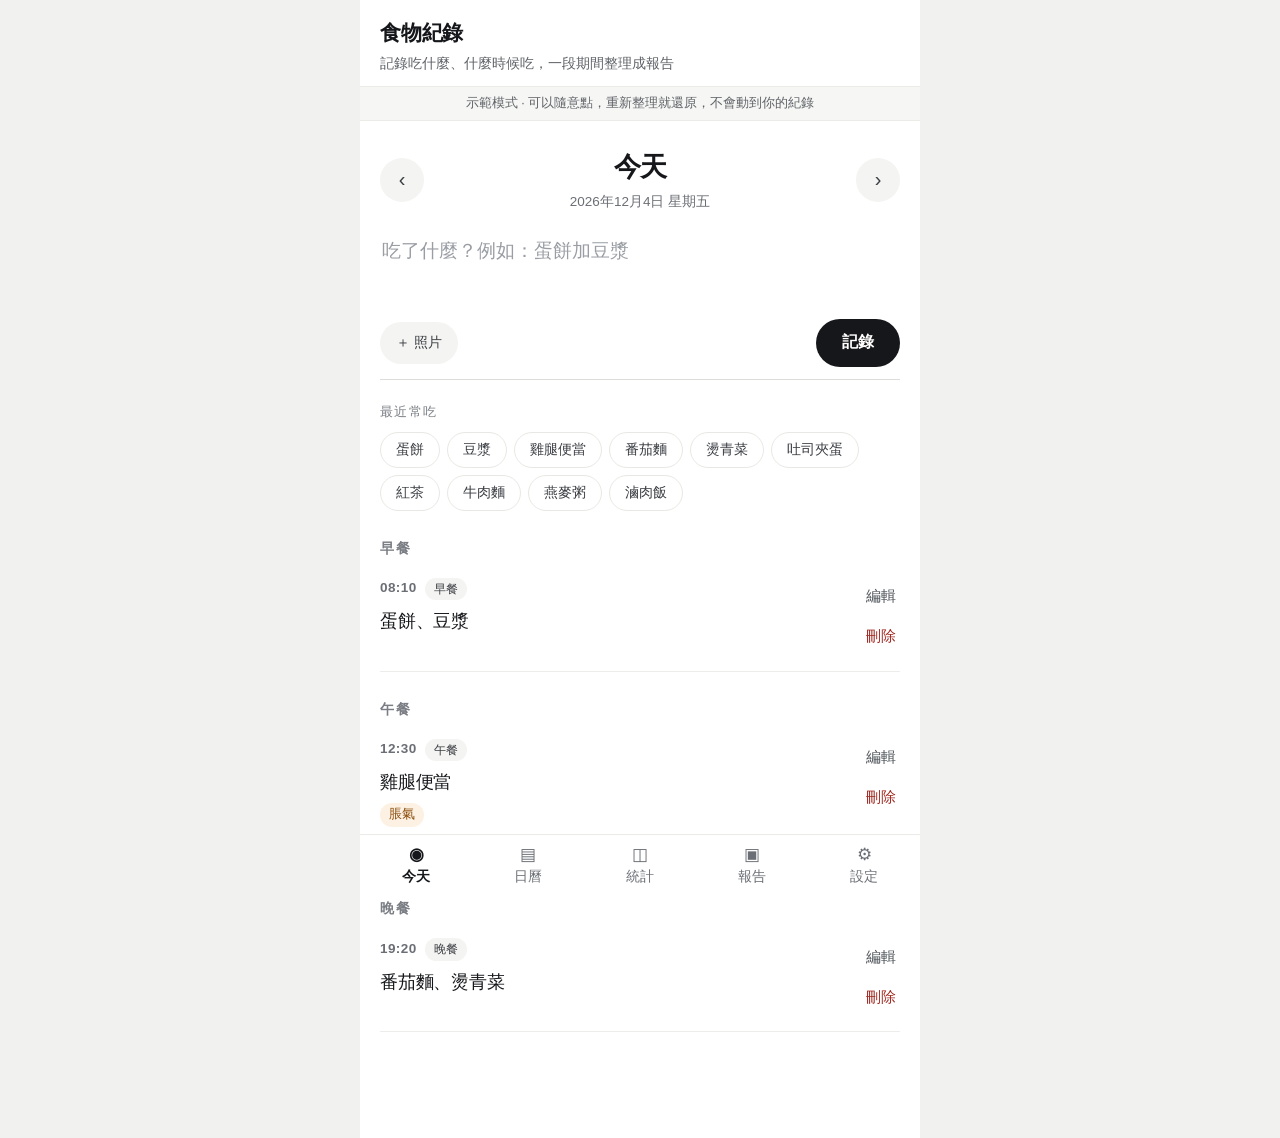
<file: design-demos/dir-3.html>
<!DOCTYPE html>
<html lang="zh-Hant">
<head>
<meta charset="utf-8">
<meta name="viewport" content="width=device-width,initial-scale=1,viewport-fit=cover">
<meta name="theme-color" content="#0f766e">
<title>食物紀錄</title>
<style>
*{box-sizing:border-box;-webkit-tap-highlight-color:transparent}
html,body{margin:0;padding:0}
body{background:#f6f6f4;color:#1a202c;font:16px/1.55 -apple-system,"PingFang TC","Noto Sans TC","Microsoft JhengHei",sans-serif}
.app{max-width:560px;margin:0 auto;background:#fff;min-height:100vh;display:flex;flex-direction:column;box-shadow:0 0 0 1px #ecebe7}
.appbar{position:sticky;top:0;z-index:6;background:#fff;border-bottom:1px solid #ecebe7;padding:11px 16px 9px}
.appbar h1{margin:0;font-size:19px;font-weight:700;letter-spacing:.02em}
.appbar .sub{margin:2px 0 0;font-size:12.5px;color:#7c8894}
main{flex:1}
.view{display:none;padding:14px 16px 96px}
.view.on{display:block}

/* 日期列 */
.daterow{display:flex;align-items:center;gap:10px;margin-bottom:14px}
.daterow .mid{flex:1;text-align:center}
.daterow .day{font-size:17px;font-weight:700}
.daterow .date{font-size:12.5px;color:#7c8894;margin-top:1px}
.iconbtn{width:44px;height:44px;border-radius:10px;border:1px solid #e4e3de;background:#fff;font-size:18px;color:#3d4854;cursor:pointer}
.iconbtn:active{background:#f2f2ee}

/* 輸入區 */
.composer{border:1px solid #e4e3de;border-radius:12px;padding:10px 11px 11px;background:#fdfdfc}
.composer textarea{width:100%;border:0;background:transparent;resize:none;font:inherit;font-size:15.5px;line-height:1.5;outline:none;min-height:52px;color:#1a202c}
.composer textarea::placeholder{color:#a3adb8}
.crow{display:flex;align-items:center;gap:8px;margin-top:6px}
.crow .spacer{flex:1}
.chipbtn{border:1px solid #e4e3de;background:#fff;border-radius:9px;padding:8px 11px;font-size:13.5px;color:#3d4854;cursor:pointer;display:inline-flex;align-items:center;gap:5px;min-height:38px}
.chipbtn.attached{border-color:#0f766e;color:#0f766e;background:#eef6f4}
.primary{border:0;background:#0f766e;color:#fff;border-radius:9px;padding:10px 20px;font-size:15px;font-weight:600;cursor:pointer;min-height:42px}
.primary:disabled{background:#c8cfd6;cursor:default}
.primary:active{background:#0b5f59}
.ghost{border:1px solid #d9d8d2;background:#fff;border-radius:9px;padding:9px 14px;font-size:14px;color:#3d4854;cursor:pointer;min-height:40px}
.hint{font-size:12px;color:#7c8894}

/* 常用 */
.freq{margin:12px 0 4px}
.freq .lbl{font-size:12px;color:#8b95a1;margin-bottom:7px}
.freq .row{display:flex;flex-wrap:wrap;gap:7px}
.fchip{border:1px solid #e4e3de;background:#fafaf8;border-radius:999px;padding:6px 12px;font-size:13.5px;color:#4b5563;cursor:pointer}
.fchip:active{background:#eef6f4;border-color:#0f766e}

/* 清單 */
.mealgroup{margin-top:16px}
.mealgroup .gtitle{font-size:12px;letter-spacing:.1em;color:#8b95a1;font-weight:600;margin-bottom:7px}
.card{display:flex;gap:10px;align-items:flex-start;padding:12px;border:1px solid #ecebe7;border-radius:11px;background:#fff;margin-bottom:9px}
.card .cardmain{flex:1;min-width:0}
.card .meta{display:flex;align-items:center;gap:8px}
.card .time{font-variant-numeric:tabular-nums;font-size:13px;color:#7c8894;font-weight:600}
.card .meal{font-size:11.5px;color:#0f766e;background:#eef6f4;border-radius:5px;padding:2px 7px}
.card .text{font-size:15.5px;margin-top:5px;word-break:break-word}
.card .note{font-size:13px;color:#6b7280;margin-top:5px;border-left:2px solid #ecebe7;padding-left:8px}
.card .syms{display:flex;flex-wrap:wrap;gap:5px;margin-top:7px}
.sym{font-size:11.5px;background:#fdf1e3;color:#8a4b08;border-radius:5px;padding:2px 7px}
.thumb{width:64px;height:64px;object-fit:cover;border-radius:9px;flex:0 0 auto;background:#f2f2ee}
.thumb.big{width:96px;height:96px}
.text.muted{color:#8b95a1;font-style:italic}
.cardfoot{flex:0 0 auto;display:flex;flex-direction:column;gap:2px}
.link{border:0;background:none;padding:3px 4px;font-size:12px;color:#7c8894;cursor:pointer;text-align:right}
.link.danger{color:#b5473f}
.editbox{width:100%;border-top:1px dashed #ecebe7;margin-top:10px;padding-top:10px;display:none}
.editbox.on{display:block}
.editrow{display:flex;gap:8px;margin-bottom:8px}
.editrow input,.editrow select,.editrow textarea{font:inherit;font-size:14px;border:1px solid #e4e3de;border-radius:8px;padding:8px 9px;background:#fff;color:#1a202c;outline:none}
.editrow input[type=time]{width:112px}
.editrow select{flex:1}
.editrow textarea{flex:1;resize:vertical;min-height:56px}
.symtoggle{display:flex;flex-wrap:wrap;gap:6px;margin:2px 0 9px}
.symtoggle button{border:1px solid #e4e3de;background:#fafaf8;border-radius:999px;padding:6px 11px;font-size:12.5px;color:#4b5563;cursor:pointer}
.symtoggle button.sel{background:#fdf1e3;border-color:#c98a3c;color:#8a4b08}
.empty{padding:34px 10px;text-align:center;color:#98a2ae;font-size:14px;line-height:1.8}

/* 日曆 */
.calbar{display:flex;align-items:center;gap:10px;margin-bottom:12px}
.calbar .t{flex:1;text-align:center;font-size:16px;font-weight:700}
.wd{display:grid;grid-template-columns:repeat(7,1fr);gap:2px;margin-bottom:6px}
.wd span{text-align:center;font-size:11.5px;color:#98a2ae}
.grid{display:grid;grid-template-columns:repeat(7,1fr);gap:3px}
.cell{aspect-ratio:1/1;border:0;background:#fafaf8;border-radius:8px;display:flex;flex-direction:column;align-items:center;justify-content:center;gap:2px;font-size:13px;color:#3d4854;cursor:pointer;padding:0}
.cell.blank{background:transparent;cursor:default}
.cell.has{background:#eef6f4;color:#0b5f59;font-weight:600}
.cell.today{outline:2px solid #0f766e;outline-offset:-2px}
.cell .dot{width:5px;height:5px;border-radius:50%;background:#0f766e}
.cell.sel{background:#0f766e;color:#fff}
.cell.sel .dot{background:#fff}
.calsum{margin-top:14px;font-size:13.5px;color:#4b5563;line-height:1.9}
.calsum b{color:#0f766e}
.calday{margin-top:16px;padding-top:14px;border-top:1px solid #ecebe7}
.calday .dt{display:flex;align-items:baseline;gap:8px;margin-bottom:6px}
.calday .dt .d{font-size:16px;font-weight:700;color:#1a202c}
.calday .dt .n{font-size:12.5px;color:#7c8894}
.calday .quick{display:flex;gap:8px;margin:10px 0 4px}
.calday .quick input{flex:1;border:1px solid #e3e6e1;border-radius:9px;padding:11px 12px;font:inherit;font-size:15px;background:#fff;min-width:0}
.calday .quick button{flex:0 0 auto;min-height:44px;padding:0 18px}

/* 統計 */
.rangerow{display:flex;flex-wrap:wrap;gap:7px;margin-bottom:12px}
.rchip{border:1px solid #e4e3de;background:#fff;border-radius:999px;padding:8px 14px;font-size:13.5px;color:#4b5563;cursor:pointer;min-height:38px}
.rchip.on{background:#0f766e;border-color:#0f766e;color:#fff}
.customrange{display:none;gap:8px;align-items:center;margin-bottom:12px;flex-wrap:wrap}
.customrange.on{display:flex}
.customrange input{font:inherit;font-size:13.5px;border:1px solid #e4e3de;border-radius:8px;padding:7px 8px;color:#1a202c}
.period{font-size:12.5px;color:#7c8894;margin-bottom:12px}
.tiles{display:grid;grid-template-columns:repeat(2,1fr);gap:9px;margin-bottom:16px}
.tile{border:1px solid #ecebe7;border-radius:11px;padding:11px 12px;background:#fff}
.tile .k{font-size:11.5px;color:#8b95a1}
.tile .v{font-size:21px;font-weight:700;margin-top:2px;font-variant-numeric:tabular-nums}
.tile .s{font-size:11.5px;color:#7c8894;margin-top:1px}
.sec{margin-top:18px}
.sec h3{margin:0 0 9px;font-size:13px;letter-spacing:.06em;color:#3d4854}
.rank{list-style:none;margin:0;padding:0}
.rank li{display:flex;align-items:center;gap:9px;padding:7px 0;border-bottom:1px solid #f2f2ee;font-size:14px}
.rank li .n{flex:1;min-width:0;overflow:hidden;text-overflow:ellipsis;white-space:nowrap}
.rank li .c{font-size:12.5px;color:#7c8894;font-variant-numeric:tabular-nums}
.rank li .bar{height:4px;border-radius:2px;background:#0f766e;flex:0 0 auto}
.miss{font-size:13px;color:#8a4b08;line-height:1.8}
.hours{display:flex;gap:2px;margin-top:8px}
.hours i{flex:1;height:26px;background:#f2f2ee;border-radius:3px;position:relative}
.hours i b{position:absolute;left:0;right:0;bottom:0;background:#0f766e;border-radius:3px}
.axisline{display:flex;justify-content:space-between;font-size:11px;color:#98a2ae;margin-top:4px}

/* 報告 */
.opts{display:flex;flex-wrap:wrap;gap:14px;margin-bottom:12px;font-size:13.5px;color:#4b5563}
.opts label{display:flex;align-items:center;gap:6px;cursor:pointer}
.opts input{width:17px;height:17px;accent-color:#0f766e}
.sheet{border:1px solid #ecebe7;border-radius:11px;padding:14px;background:#fff;margin-top:12px}
.sheet h2{margin:0;font-size:17px}
.sheet .range{font-size:12.5px;color:#7c8894;margin:3px 0 12px}
.dayblk{margin-top:14px;border-top:1px solid #f2f2ee;padding-top:10px}
.dayblk h4{margin:0 0 8px;font-size:14px;color:#0f766e}
.mline{display:flex;gap:8px;padding:5px 0;font-size:13.5px;align-items:flex-start}
.mline .t{color:#7c8894;font-variant-numeric:tabular-nums;flex:0 0 44px;font-size:12.5px}
.mline .b{flex:1;min-width:0}
.mline .m{font-size:11px;color:#0f766e;border:1px solid #cfe0dc;border-radius:4px;padding:0 5px;flex:0 0 auto;align-self:flex-start;margin-top:1px}
.rphoto{width:100%;max-width:260px;border-radius:8px;margin:6px 0}
.rsum{font-size:12.5px;line-height:1.85;color:#4b5563;background:#fafaf8;border:1px solid #ecebe7;border-radius:8px;padding:10px 11px;margin-bottom:6px}
.rsum b{color:#0f766e}
.rempty{padding:26px;text-align:center;color:#98a2ae;font-size:13.5px}

/* 設定 */
.setbtn{display:flex;justify-content:space-between;align-items:center;width:100%;text-align:left;border:1px solid #ecebe7;background:#fff;border-radius:11px;padding:14px;font:inherit;font-size:14.5px;color:#1a202c;cursor:pointer;margin-bottom:9px}
.setbtn span.k{color:#7c8894;font-size:12.5px}
.dangerbtn{color:#b5473f;border-color:#f0dcd9}
.info{font-size:12.5px;color:#7c8894;line-height:1.8;margin-top:14px}

/* 底部導覽 */
.tabbar{position:fixed;bottom:0;left:0;right:0;z-index:10;display:flex;background:#fff;border-top:1px solid #ecebe7;padding-bottom:env(safe-area-inset-bottom);max-width:560px;margin:0 auto}
.tabbar button{flex:1;border:0;background:none;padding:9px 0 10px;font:inherit;font-size:12.5px;color:#98a2ae;cursor:pointer;display:flex;flex-direction:column;align-items:center;gap:3px}
.tabbar button .ic{font-size:16px;line-height:1}
.tabbar button.on{color:#0f766e;font-weight:700}

.demobar{background:#fdf6ec;color:#8a4b08;font-size:12.5px;text-align:center;padding:7px 12px;border-bottom:1px solid #eddcbf;line-height:1.5}
/* toast */
.toast{position:fixed;left:50%;bottom:78px;transform:translateX(-50%) translateY(8px);background:#232a33;color:#fff;border-radius:10px;padding:11px 14px;font-size:13.5px;display:flex;gap:14px;align-items:center;opacity:0;pointer-events:none;transition:.18s;z-index:20;max-width:92vw}.toast.on{opacity:1;pointer-events:auto;transform:translateX(-50%) translateY(0)}
.toast button{border:0;background:none;color:#8fd3cb;font:inherit;font-weight:700;cursor:pointer;padding:0}

@media print{
  @page{size:A4;margin:12mm}
  body{background:#fff}
  .app{max-width:none;box-shadow:none}
  .appbar,.tabbar,.toast,.no-print{display:none!important}
  .view{display:none!important;padding:0}
  #v-report{display:block!important;padding:0}
  .sheet{border:0;padding:0}
  .rphoto{max-width:70mm}
  .card,.tile{break-inside:avoid}
}
</style>
</head>
<body>
<div class="app">
  <header class="appbar">
    <h1>食物紀錄</h1>
    <p class="sub" id="subline">記錄吃什麼、什麼時候吃，一段期間整理成報告</p>
  </header>
  <div class="demobar" id="demobar" hidden>示範模式 · 可以隨意點，重新整理就還原，不會動到你的紀錄</div>

  <main>
    <!-- 今天 -->
    <section class="view on" id="v-today">
      <div class="daterow">
        <button class="iconbtn" id="prevDay" aria-label="前一天">‹</button>
        <div class="mid">
          <div class="day" id="dayLabel">今天</div>
          <div class="date" id="dateLabel"></div>
        </div>
        <button class="iconbtn" id="nextDay" aria-label="後一天">›</button>
      </div>

      <div class="composer">
        <textarea id="quickText" rows="2" placeholder="吃了什麼？例如：蛋餅加豆漿"></textarea>
        <div class="crow">
          <button class="chipbtn" id="photoBtn">＋ 照片</button>
          <span class="hint" id="photoHint"></span>
          <span class="spacer"></span>
          <button class="primary" id="addBtn">記錄</button>
        </div>
        <input type="file" id="photoInput" accept="image/*" hidden>
      </div>

      <div class="freq" id="freqWrap" hidden>
        <div class="lbl">最近常吃</div>
        <div class="row" id="freqRow"></div>
      </div>

      <div id="entryList"></div>
    </section>

    <!-- 日曆 -->
    <section class="view" id="v-calendar">
      <div class="calbar">
        <button class="iconbtn" id="calPrev" aria-label="上個月">‹</button>
        <div class="t" id="calTitle"></div>
        <button class="iconbtn" id="calNext" aria-label="下個月">›</button>
      </div>
      <div class="wd"><span>日</span><span>一</span><span>二</span><span>三</span><span>四</span><span>五</span><span>六</span></div>
      <div class="grid" id="calGrid"></div>
      <div class="calsum" id="calSum"></div>
      <div class="calday" id="calDay"></div>
    </section>

    <!-- 統計 -->
    <section class="view" id="v-stats">
      <div class="rangerow" id="rangeRow">
        <button class="rchip" data-range="7">最近 7 天</button>
        <button class="rchip on" data-range="30">最近 30 天</button>
        <button class="rchip" data-range="month">本月</button>
        <button class="rchip" data-range="lastmonth">上月</button>
        <button class="rchip" data-range="custom">自訂</button>
      </div>
      <div class="customrange" id="customRange">
        <input type="date" id="fromDate">
        <span style="color:#98a2ae">到</span>
        <input type="date" id="toDate">
        <button class="ghost" id="applyRange">套用</button>
      </div>
      <div class="period" id="periodLine"></div>

      <div class="tiles" id="statTiles"></div>

      <div class="sec">
        <h3>記錄完整度</h3>
        <div id="completeness"></div>
      </div>

      <div class="sec">
        <h3>最常出現</h3>
        <ul class="rank" id="rankList"></ul>
      </div>

      <div class="sec">
        <h3>進食時間分布</h3>
        <div class="hours" id="hourBars"></div>
        <div class="axisline"><span>0</span><span>6</span><span>12</span><span>18</span><span>23</span></div>
        <div class="hint" id="timeLine" style="margin-top:8px"></div>
      </div>
    </section>

    <!-- 報告 -->
    <section class="view" id="v-report">
      <div class="rangerow no-print" id="repRangeRow">
        <button class="rchip" data-range="7">最近 7 天</button>
        <button class="rchip on" data-range="30">最近 30 天</button>
        <button class="rchip" data-range="month">本月</button>
        <button class="rchip" data-range="lastmonth">上月</button>
        <button class="rchip" data-range="custom">自訂</button>
      </div>
      <div class="customrange no-print" id="repCustomRange">
        <input type="date" id="repFrom">
        <span style="color:#98a2ae">到</span>
        <input type="date" id="repTo">
        <button class="ghost" id="repApply">套用</button>
      </div>
      <div class="opts no-print">
        <label><input type="checkbox" id="optTime" checked>時間</label>
        <label><input type="checkbox" id="optPhoto" checked>照片</label>
        <label><input type="checkbox" id="optSym" checked>症狀</label>
        <label><input type="checkbox" id="optNote" checked>備註</label>
      </div>
      <button class="primary no-print" id="printBtn" style="width:100%;margin-bottom:6px">列印 / 存成 PDF</button>
      <div class="hint no-print" style="text-align:center;margin-bottom:10px">在列印對話框選「另存為 PDF」即可</div>
      <div class="sheet" id="reportSheet"></div>
    </section>

    <!-- 設定 -->
    <section class="view" id="v-settings">
      <button class="setbtn" id="exportBtn">匯出備份 <span class="k">JSON</span></button>
      <label class="setbtn" id="importBtn" for="importInput">匯入備份 <span class="k">合併資料</span></label>
      <input type="file" id="importInput" accept="application/json,.json" style="position:absolute;left:-9999px;top:0;width:1px;height:1px;opacity:0">
      <button class="setbtn" id="copyBtn">複製備份文字 <span class="k">匯出失敗時用</span></button>
      <button class="setbtn" id="storageBtn">本機儲存空間 <span class="k" id="storageLine">查看</span></button>
      <button class="setbtn" id="demoBtn">載入範例資料 <span class="k">測試用</span></button>
      <button class="setbtn dangerbtn" id="clearBtn">清空所有紀錄 <span class="k">不可復原</span></button>
      <div class="info">
        資料只存在這台裝置的瀏覽器裡（IndexedDB），不會上傳。<br>
        換裝置、換網址、清瀏覽器資料、或長時間（超過一週）沒開，都可能看不到舊紀錄，所以請定期「匯出備份」。<br>
        <span id="backupLine">還沒有備份紀錄</span><br><br>
        目前版本：v0.2（日曆可就地查看與修改）
      </div>

    </section>
  </main>
</div>

<nav class="tabbar" id="tabbar">
  <button class="on" data-view="today"><span class="ic">◉</span>今天</button>
  <button data-view="calendar"><span class="ic">▤</span>日曆</button>
  <button data-view="stats"><span class="ic">◫</span>統計</button>
  <button data-view="report"><span class="ic">▣</span>報告</button>
  <button data-view="settings"><span class="ic">⚙</span>設定</button>
</nav>

<div class="toast" id="toast"><span id="toastText"></span><button id="toastAct" hidden></button></div>

<script>
(function(){
"use strict";

/* ---------- 基本工具 ---------- */
var $ = function(s,r){ return (r||document).querySelector(s); };
var $$ = function(s,r){ return Array.prototype.slice.call((r||document).querySelectorAll(s)); };
var MEALS = ["早餐","午餐","點心","晚餐","宵夜"];
var SYMPTOMS = ["脹氣","腹瀉","胃痛","疲倦","過敏","頭暈"];

function pad(n){ return String(n).padStart(2,"0"); }
function ymd(d){ return d.getFullYear()+"-"+pad(d.getMonth()+1)+"-"+pad(d.getDate()); }
function todayStr(){ return ymd(new Date()); }
function parseYmd(s){ var p=s.split("-").map(Number); return new Date(p[0],p[1]-1,p[2]); }
function addDays(s,n){ var d=parseYmd(s); d.setDate(d.getDate()+n); return ymd(d); }
function diffDays(a,b){ return Math.round((parseYmd(b)-parseYmd(a))/86400000); }
function niceDate(s){ var d=parseYmd(s); return d.getFullYear()+"年"+(d.getMonth()+1)+"月"+d.getDate()+"日 星期"+"日一二三四五六"[d.getDay()]; }
function shortDate(s){ var d=parseYmd(s); return (d.getMonth()+1)+"/"+d.getDate(); }
function nowTime(){ var d=new Date(); return pad(d.getHours())+":"+pad(d.getMinutes()); }
function esc(s){ return String(s==null?"":s).replace(/&/g,"&amp;").replace(/</g,"&lt;").replace(/>/g,"&gt;").replace(/"/g,"&quot;").replace(/'/g,"&#39;"); }
function uid(){ return (crypto && crypto.randomUUID) ? crypto.randomUUID() : (Date.now().toString(36)+Math.random().toString(36).slice(2,8)); }
function mealFromTime(t){
  var h = parseInt(String(t).slice(0,2),10);
  if(h>=5 && h<11) return "早餐";
  if(h>=11 && h<15) return "午餐";
  if(h>=15 && h<17) return "點心";
  if(h>=17 && h<21) return "晚餐";
  return "宵夜";
}

/* ---------- 資料層 ---------- */
var DB_NAME="foodlog-db", STORE="entries", db=null, entries=[], selectedDate=todayStr(), pendingPhoto=null;
var DEMO = true;  /* 極簡留白版 */

function openDB(){
  return new Promise(function(res,rej){
    var req = indexedDB.open(DB_NAME,1);
    req.onupgradeneeded = function(){
      var d = req.result;
      if(!d.objectStoreNames.contains(STORE)) d.createObjectStore(STORE,{keyPath:"id"});
    };
    req.onsuccess = function(){ res(req.result); };
    req.onerror = function(){ rej(req.error); };
  });
}
function store(mode){ return db.transaction(STORE,mode).objectStore(STORE); }
function dbAll(){ return new Promise(function(res,rej){ var r=store("readonly").getAll(); r.onsuccess=function(){res(r.result||[]);}; r.onerror=function(){rej(r.error);}; }); }
function dbPut(o){ if(DEMO) return Promise.resolve(); return new Promise(function(res,rej){ var r=store("readwrite").put(o); r.onsuccess=function(){res();}; r.onerror=function(){rej(r.error);}; }); }
function dbDel(id){ if(DEMO) return Promise.resolve(); return new Promise(function(res,rej){ var r=store("readwrite").delete(id); r.onsuccess=function(){res();}; r.onerror=function(){rej(r.error);}; }); }

/* ---------- 狀態 ---------- */
var view="today", rangeMode="30", customFrom=addDays(todayStr(),-29), customTo=todayStr();
var calY=new Date().getFullYear(), calM=new Date().getMonth();
var lastDeleted=null;

/* ---------- 畫面切換 ---------- */
function setView(v){
  view=v;
  $$(".view").forEach(function(el){ el.classList.toggle("on", el.id==="v-"+v); });
  $$("#tabbar button").forEach(function(b){ b.classList.toggle("on", b.dataset.view===v); });
  if(v==="calendar") renderCalendar();
  if(v==="stats") renderStats();
  if(v==="report") renderReport();
  window.scrollTo(0,0);
}

/* ---------- 今天 ---------- */
function renderToday(){
  var isToday = selectedDate===todayStr();
  $("#dayLabel").textContent = isToday ? "今天" : (selectedDate===addDays(todayStr(),-1) ? "昨天" : niceDate(selectedDate).replace(/ \S+$/,""));
  $("#dateLabel").textContent = niceDate(selectedDate);

  var list = entries.filter(function(e){ return e.date===selectedDate; })
                   .sort(function(a,b){ return a.time.localeCompare(b.time); });
  var wrap = $("#entryList");
  if(!list.length){
    wrap.innerHTML = '<div class="empty">這天還沒有紀錄。<br>在上面打一句話就能開始；用 ‹ › 或到日曆頁點日期可以看別天。</div>';
    return;
  }
  var html="";
  MEALS.forEach(function(m){
    var g = list.filter(function(e){ return e.meal===m; });
    if(!g.length) return;
    html += '<div class="mealgroup"><div class="gtitle">'+m+'</div>'+g.map(cardHTML).join("")+'</div>';
  });
  var other = list.filter(function(e){ return MEALS.indexOf(e.meal)<0; });
  if(other.length) html += '<div class="mealgroup"><div class="gtitle">其他</div>'+other.map(cardHTML).join("")+'</div>';
  wrap.innerHTML = html;
}

function cardHTML(e){
  var syms = (e.symptoms&&e.symptoms.length) ? '<div class="syms">'+e.symptoms.map(function(s){return '<span class="sym">'+esc(s)+'</span>';}).join("")+'</div>' : "";
  var photo = e.photo ? '<img class="thumb'+(e.text?"":" big")+'" src="'+e.photo+'" alt="餐點照片">' : "";
  var note = e.note ? '<div class="note">'+esc(e.note)+'</div>' : "";
  var symOpts = SYMPTOMS.map(function(s){
    var on = (e.symptoms||[]).indexOf(s)>=0;
    return '<button type="button" data-sym="'+esc(s)+'" class="'+(on?"sel":"")+'">'+esc(s)+'</button>';
  }).join("");
  var mealOpts = MEALS.map(function(m){ return '<option value="'+m+'"'+(m===e.meal?" selected":"")+'>'+m+'</option>'; }).join("");

  return '<article class="card" data-meal="'+esc(e.meal)+'" data-id="'+e.id+'">'+
    '<div class="cardmain">'+
      '<div class="meta"><span class="time">'+e.time+'</span><span class="meal">'+e.meal+'</span></div>'+
      (e.text ? '<div class="text">'+esc(e.text)+'</div>' : '<div class="text muted">只有照片，還沒有文字</div>')+ syms + note +
    '</div>'+ photo +
    '<div class="cardfoot no-print">'+
      '<button class="link" data-act="edit">編輯</button>'+
      '<button class="link danger" data-act="del">刪除</button>'+
    '</div>'+
    '<div class="editbox">'+
      '<div class="editrow"><input type="time" data-f="time" value="'+e.time+'">'+
        '<select data-f="meal">'+mealOpts+'</select></div>'+
      '<div class="editrow"><textarea data-f="text" placeholder="吃了什麼">'+esc(e.text)+'</textarea></div>'+
      '<div class="symtoggle">'+symOpts+'</div>'+
      '<div class="editrow"><textarea data-f="note" placeholder="備註（選填）">'+esc(e.note||"")+'</textarea></div>'+
      '<div class="crow"><button class="ghost" data-act="cancel">取消</button><span class="spacer"></span><button class="primary" data-act="save">儲存</button></div>'+
    '</div>'+
  '</article>';
}

function renderFreq(){
  var from = addDays(todayStr(),-30);
  var counts = {};
  entries.filter(function(e){ return e.date>=from; }).forEach(function(e){
    tokensOf(e).forEach(function(t){ counts[t]=(counts[t]||0)+1; });
  });
  var top = Object.keys(counts).sort(function(a,b){ return counts[b]-counts[a]; }).slice(0,10);
  var wrap = $("#freqWrap"), row = $("#freqRow");
  if(!top.length){ wrap.hidden = true; return; }
  wrap.hidden = false;
  row.innerHTML = top.map(function(t){ return '<button class="fchip" type="button">'+esc(t)+'</button>'; }).join("");
}

function tokensOf(e){
  if(e.items && e.items.length){
    return e.items.map(function(i){ return (typeof i==="string")? i : i.name; }).filter(function(s){ return s && s.trim(); });
  }
  var MEASURE = {"顆":1,"粒":1,"碗":1,"杯":1,"份":1,"個":1,"片":1,"塊":1,"條":1,"支":1,"根":1,"盤":1,"碟":1,"匙":1,"口":1,"把":1,"瓶":1,"包":1,"盒":1,"串":1,"斤":1,"克":1,"公克":1,"毫升":1,"cc":1,"大":1,"小":1,"中":1};
  return String(e.text||"").split(/[、,，。;；\/\s]+/).filter(function(s){
    if(!s || /^\d+$/.test(s)) return false;
    if(s.length===1 && MEASURE[s]) return false;
    if(/^(\d+(\.\d+)?)'?$/.test(s)) return false;
    return true;
  });
}

/* ---------- 新增 ---------- */
async function addEntry(){
  var text = $("#quickText").value.trim();
  if(!text && !pendingPhoto){ toast("先打一句話，或加一張照片"); return; }
  var t = nowTime();
  var e = {
    id: uid(), date: selectedDate, time: t, meal: mealFromTime(t),
    text: text, items: [], symptoms: [], note: "",
    photo: pendingPhoto || null, createdAt: new Date().toISOString()
  };
  await dbPut(e);
  entries.push(e);
  $("#quickText").value = "";
  clearPhoto();
  renderToday(); renderFreq();
  toast("已記錄 " + e.time + " " + e.meal);
}

function clearPhoto(){
  pendingPhoto=null;
  $("#photoBtn").classList.remove("attached");
  $("#photoBtn").textContent = "＋ 照片";
  $("#photoHint").textContent = "";
}

function compressImage(file){
  return new Promise(function(res,rej){
    var img = new Image();
    var url = URL.createObjectURL(file);
    img.onload = function(){
      var max = 800;
      var w = img.naturalWidth, h = img.naturalHeight;
      var scale = Math.min(1, max/Math.max(w,h));
      var cw = Math.round(w*scale), ch = Math.round(h*scale);
      var c = document.createElement("canvas");
      c.width = cw; c.height = ch;
      c.getContext("2d").drawImage(img,0,0,cw,ch);
      URL.revokeObjectURL(url);
      try { res(c.toDataURL("image/jpeg",0.72)); } catch(err){ rej(err); }
    };
    img.onerror = function(){ URL.revokeObjectURL(url); rej(new Error("圖片讀取失敗")); };
    img.src = url;
  });
}

/* ---------- 刪除 / 復原 ---------- */
async function removeEntry(id){
  var e = entries.filter(function(x){ return x.id===id; })[0];
  if(!e) return;
  if(!confirm("刪除這筆紀錄？")) return;
  await dbDel(id);
  entries = entries.filter(function(x){ return x.id!==id; });
  lastDeleted = e;
  renderAll();
  toast("已刪除一筆", "復原", async function(){
    await dbPut(lastDeleted);
    entries.push(lastDeleted);
    renderAll();
    toast("已復原");
  });
}

/* ---------- 日曆 ---------- */
function renderCalendar(){
  var first = new Date(calY, calM, 1);
  var days = new Date(calY, calM+1, 0).getDate();
  var lead = first.getDay();
  $("#calTitle").textContent = calY + "年 " + (calM+1) + " 月";

  var counts = {};
  entries.forEach(function(e){ counts[e.date] = (counts[e.date]||0)+1; });

  var html = "";
  for(var i=0;i<lead;i++) html += '<div class="cell blank"></div>';
  for(var d=1; d<=days; d++){
    var ds = ymd(new Date(calY,calM,d));
    var cls = "cell";
    if(counts[ds]) cls += " has";
    if(ds===todayStr()) cls += " today";
    if(ds===selectedDate) cls += " sel";
    html += '<button class="'+cls+'" data-date="'+ds+'">'+d+(counts[ds]?'<i class="dot"></i>':'')+'</button>';
  }
  $("#calGrid").innerHTML = html;

  var inMonth = entries.filter(function(e){ return e.date.slice(0,7)===ymd(new Date(calY,calM,1)).slice(0,7); });
  var uniq = {};
  inMonth.forEach(function(e){ uniq[e.date]=1; });
  $("#calSum").innerHTML = "本月已記 <b>"+Object.keys(uniq).length+"</b> 天，共 <b>"+days+"</b> 天；"+
    "紀錄 <b>"+inMonth.length+"</b> 筆。<br><span style='color:#98a2ae;font-size:12.5px'>點日期，下方直接顯示那天的紀錄，可就地修改。</span>";
  renderCalDay();
}

function renderCalDay(){
  var wrap = $("#calDay"); if(!wrap) return;
  var list = entries.filter(function(e){ return e.date===selectedDate; })
                    .sort(function(a,b){ return a.time.localeCompare(b.time); });
  var d = parseYmd(selectedDate);
  var head = '<div class="dt"><span class="d">'+(d.getMonth()+1)+' 月 '+d.getDate()+' 日</span>'+
             '<span class="n">星期'+"日一二三四五六"[d.getDay()]+'・'+(list.length? list.length+' 筆':'尚無紀錄')+'</span></div>';
  var body = "";
  if(list.length){
    MEALS.forEach(function(m){
      var g = list.filter(function(e){ return e.meal===m; });
      if(!g.length) return;
      body += '<div class="mealgroup"><div class="gtitle">'+m+'</div>'+g.map(cardHTML).join("")+'</div>';
    });
    var other = list.filter(function(e){ return MEALS.indexOf(e.meal)<0; });
    if(other.length) body += '<div class="mealgroup"><div class="gtitle">其他</div>'+other.map(cardHTML).join("")+'</div>';
  } else {
    body = '<div class="empty">這天還沒有紀錄。在下面打一句話就能補記。</div>';
  }
  wrap.innerHTML = head + body +
    '<div class="quick"><input id="calQuick" placeholder="補記這一天吃了什麼"><button class="primary" id="calAdd">記錄</button></div>';
  $("#calAdd").onclick = function(){ addEntryTo(selectedDate); };
}

async function addEntryTo(date){
  var txt = ($("#calQuick").value || "").trim();
  if(!txt){ toast("先打一句話"); return; }
  var t = nowTime();
  var e = {id:uid(), date:date, time:t, meal:mealFromTime(t), text:txt, items:[],
           symptoms:[], note:"", photo:null, createdAt:new Date().toISOString()};
  await dbPut(e);
  entries.push(e);
  $("#calQuick").value = "";
  renderAll();
  toast("已補記 "+shortDate(date)+" "+t);
}

/* ---------- 統計 ---------- */
function rangeBounds(){
  if(rangeMode==="7") return {from: addDays(todayStr(),-6), to: todayStr()};
  if(rangeMode==="30") return {from: addDays(todayStr(),-29), to: todayStr()};
  if(rangeMode==="month"){ var d=new Date(); return {from: ymd(new Date(d.getFullYear(),d.getMonth(),1)), to: ymd(new Date(d.getFullYear(),d.getMonth()+1,0))}; }
  if(rangeMode==="lastmonth"){ var d2=new Date(); return {from: ymd(new Date(d2.getFullYear(),d2.getMonth()-1,1)), to: ymd(new Date(d2.getFullYear(),d2.getMonth(),0))}; }
  return {from: customFrom, to: customTo};
}

function renderStats(){
  var b = rangeBounds();
  if(b.from > b.to){ var t=b.from; b.from=b.to; b.to=t; }
  var days = diffDays(b.from,b.to)+1;
  var inRange = entries.filter(function(e){ return e.date>=b.from && e.date<=b.to; });
  $("#periodLine").textContent = niceDate(b.from).replace(/ \S+$/,"") + " — " + niceDate(b.to).replace(/ \S+$/,"") + "（共 " + days + " 天）";

  var recDays = {}, tok = {}, hours = {};
  var firstT=[], lastT=[];
  inRange.forEach(function(e){
    recDays[e.date]=1;
    tokensOf(e).forEach(function(t){ tok[t]=(tok[t]||0)+1; });
    var h = parseInt(e.time.slice(0,2),10);
    hours[h]=(hours[h]||0)+1;
  });
  var byDay = {};
  inRange.forEach(function(e){ (byDay[e.date] = byDay[e.date]||[]).push(e); });
  Object.keys(byDay).forEach(function(d){
    var es = byDay[d].slice().sort(function(x,y){ return x.time.localeCompare(y.time); });
    firstT.push(es[0].time); lastT.push(es[es.length-1].time);
  });

  var recN = Object.keys(recDays).length;
  var pct = days ? Math.round(recN/days*100) : 0;
  var divN = Object.keys(tok).length;

  $("#statTiles").innerHTML =
    tile("記錄完整度", pct+"%", "記了 "+recN+"／"+days+" 天") +
    tile("紀錄筆數", inRange.length, "平均每天 "+(recN? (inRange.length/recN).toFixed(1):"0")+" 筆") +
    tile("食物多樣性", divN, "不同食物／詞") +
    tile("有症狀的餐", inRange.filter(function(e){ return e.symptoms && e.symptoms.length; }).length, "可對照吃了什麼");

  // 完整度
  var missing = [];
  for(var i=0;i<days;i++){
    var ds = addDays(b.from,i);
    if(!recDays[ds]) missing.push(ds);
  }
  $("#completeness").innerHTML = recN===days
    ? '<div class="hint">這期間每一天都有紀錄。</div>'
    : '<div class="hint">缺 <b style="color:#8a4b08">'+missing.length+'</b> 天'+(missing.length?'：'+missing.slice(0,8).map(shortDate).join("、")+(missing.length>8?" 等":""):"")+'</div>'+
      '<div style="height:8px;background:#f2f2ee;border-radius:4px;margin-top:8px;overflow:hidden"><div style="width:'+pct+'%;height:100%;background:#0f766e"></div></div>';

  // 排行
  var rank = Object.keys(tok).sort(function(a,b2){ return tok[b2]-tok[a]; }).slice(0,12);
  var max = rank.length ? tok[rank[0]] : 1;
  $("#rankList").innerHTML = rank.length ? rank.map(function(t){
    return '<li><span class="bar" style="width:'+Math.max(6, Math.round(tok[t]/max*46))+'px"></span><span class="n">'+esc(t)+'</span><span class="c">'+tok[t]+' 次</span></li>';
  }).join("") : '<li style="color:#98a2ae;border:0">這期間還沒有紀錄</li>';

  // 時段
  var hmax = 1;
  for(var h=0;h<24;h++){ if((hours[h]||0)>hmax) hmax=hours[h]; }
  var bars="";
  for(var h2=0;h2<24;h2++){
    bars += '<i><b style="height:'+Math.round((hours[h2]||0)/hmax*100)+'%"></b></i>';
  }
  $("#hourBars").innerHTML = bars;

  var tl = "";
  if(firstT.length){
    var avgFirst = avgTime(firstT), avgLast = avgTime(lastT);
    tl = "最早的一餐平均 " + avgFirst + "，最晚的一餐平均 " + avgLast +
         "，進食時間約 " + windowHours(avgFirst, avgLast) + " 小時。";
  } else {
    tl = "這期間沒有紀錄。";
  }
  $("#timeLine").textContent = tl;
}

function tile(k,v,s){ return '<div class="tile"><div class="k">'+k+'</div><div class="v">'+v+'</div><div class="s">'+s+'</div></div>'; }
function toMin(t){ return parseInt(t.slice(0,2),10)*60 + parseInt(t.slice(3,5),10); }
function avgTime(list){
  var sum = list.reduce(function(a,t){ return a+toMin(t); },0)/list.length;
  var m = Math.round(sum);
  return pad(Math.floor(m/60)%24)+":"+pad(m%60);
}
function windowHours(a,b){
  var d = toMin(b)-toMin(a); if(d<0) d+=1440;
  return (d/60).toFixed(1);
}

/* ---------- 報告 ---------- */
function renderReport(){
  var b = rangeBounds();
  if(b.from > b.to){ var t=b.from; b.from=b.to; b.to=t; }
  var list = entries.filter(function(e){ return e.date>=b.from && e.date<=b.to; })
                    .sort(function(a,c){ return (a.date+a.time).localeCompare(c.date+c.time); });

  var showTime=$("#optTime").checked, showPhoto=$("#optPhoto").checked,
      showSym=$("#optSym").checked, showNote=$("#optNote").checked;

  var head = '<h2>食物紀錄期間報告</h2><div class="range">'+
    niceDate(b.from).replace(/ \S+$/,"")+' — '+niceDate(b.to).replace(/ \S+$/,"")+
    '　共 '+(diffDays(b.from,b.to)+1)+' 天／'+list.length+' 筆　列印日期 '+todayStr()+'</div>';

  if(!list.length){
    $("#reportSheet").innerHTML = head + '<div class="rempty">這段期間沒有紀錄。</div>';
    return;
  }

  var days = diffDays(b.from,b.to)+1;
  var recSet = {}, tok = {}, symCount = 0, symTally = {};
  list.forEach(function(e){
    recSet[e.date] = 1;
    tokensOf(e).forEach(function(t){ tok[t]=(tok[t]||0)+1; });
    if(e.symptoms && e.symptoms.length){
      symCount++;
      e.symptoms.forEach(function(s){ symTally[s]=(symTally[s]||0)+1; });
    }
  });
  var top = Object.keys(tok).sort(function(a,c){ return tok[c]-tok[a]; }).slice(0,5)
    .map(function(t){ return esc(t)+"（"+tok[t]+"）"; }).join("、");
  var symLine = Object.keys(symTally).sort(function(a,c){ return symTally[c]-symTally[a]; })
    .map(function(s){ return esc(s)+" "+symTally[s]+" 次"; }).join("、");
  var sum = '<div class="rsum">期間 <b>'+days+'</b> 天，有紀錄 <b>'+Object.keys(recSet).length+'</b> 天，共 <b>'+list.length+'</b> 筆；有症狀的餐 <b>'+symCount+'</b> 筆。'+
    (top ? "<br>最常出現："+top : "")+
    (symLine ? "<br>症狀："+symLine : "")+'</div>';

  var byDate = {};
  list.forEach(function(e){ (byDate[e.date]=byDate[e.date]||[]).push(e); });

  var body = Object.keys(byDate).sort().map(function(d){
    var es = byDate[d].sort(function(a,c){ return a.time.localeCompare(c.time); });
    return '<div class="dayblk"><h4>'+niceDate(d)+'　'+es.length+' 筆</h4>'+ es.map(function(e){
      var left = showTime ? '<span class="t">'+e.time+'</span>' : '';
      var sym = (showSym && e.symptoms && e.symptoms.length) ? '<div class="syms">'+e.symptoms.map(function(s){return '<span class="sym">'+esc(s)+'</span>';}).join("")+'</div>' : "";
      var note = (showNote && e.note) ? '<div class="note">'+esc(e.note)+'</div>' : "";
      var photo = (showPhoto && e.photo) ? '<img class="rphoto" src="'+e.photo+'" alt="餐點照片">' : "";
      var line = e.text ? esc(e.text) : '<span style="color:#8b95a1">（只有照片，沒有文字）</span>';
      return '<div class="mline">'+left+'<span class="m">'+e.meal+'</span><div class="b">'+line+sym+note+photo+'</div></div>';
    }).join("")+'</div>';
  }).join("");

  $("#reportSheet").innerHTML = head + sum + body;
}

/* ---------- 匯出 / 匯入 ---------- */
function backupText(){
  return JSON.stringify({version:1, exportedAt:new Date().toISOString(), entries:entries}, null, 2);
}
function backupName(){ return "食物紀錄-"+todayStr()+".json"; }
function markBackup(){
  try { localStorage.setItem("fl-last-backup", new Date().toISOString()); } catch(e){}
  showBackupLine();
}
function showBackupLine(){
  var el = $("#backupLine"); if(!el) return;
  var v = null;
  try { v = localStorage.getItem("fl-last-backup"); } catch(e){}
  el.textContent = v ? ("上次備份：" + v.slice(0,10) + "（換裝置時用它匯入）") : "還沒有備份紀錄";
}

async function exportJSON(){
  var text = backupText(), name = backupName();
  // 手機優先：用系統分享（可存到「檔案」App 或傳給自己）
  try {
    if(window.File && navigator.canShare){
      var file = new File([text], name, {type:"application/json"});
      if(navigator.canShare({files:[file]})){
        await navigator.share({files:[file], title:"食物紀錄備份"});
        markBackup(); toast("已交出備份檔"); return;
      }
    }
  } catch(err){
    if(err && err.name==="AbortError") return;   // 使用者取消，不算失敗
  }
  // 桌機／不支援分享：走一般下載
  var blob = new Blob([text], {type:"application/json"});
  var url = URL.createObjectURL(blob);
  var a = document.createElement("a");
  a.href = url; a.download = name;
  document.body.appendChild(a); a.click(); a.remove();
  setTimeout(function(){ URL.revokeObjectURL(url); }, 2000);
  markBackup();
  toast("已匯出備份檔");
}

async function copyBackup(){
  var text = backupText();
  try {
    await navigator.clipboard.writeText(text);
    markBackup();
    toast("備份內容已複製，貼到記事本或寄給自己即可");
  } catch(err){
    // 沒有剪貼簿權限時，退成「開一個新視窗讓你自己長按複製」
    var w = window.open("", "_blank");
    if(w){
      w.document.write('<meta name="viewport" content="width=device-width,initial-scale=1"><pre style="white-space:pre-wrap;font:14px/1.6 -apple-system,sans-serif;padding:16px">'+text.replace(/</g,"&lt;")+'</pre>');
      w.document.title = name;
      markBackup();
    } else {
      alert("這個瀏覽器不給複製，請改用「匯出備份」。");
    }
  }
}

async function importJSON(file){
  var text;
  try { text = await file.text(); }
  catch(e){ alert("這個檔案讀不進來，換一個試試。"); return; }
  var data;
  try { data = JSON.parse(text); } catch(e){ alert("檔案格式不對（不是 JSON），無法匯入。"); return; }
  var list = data.entries || (Array.isArray(data) ? data : null);
  if(!list){ alert("這個檔案裡找不到 entries 欄位。"); return; }
  if(DEMO){ toast("示範模式不能匯入，請開正式網址"); return; }
  var added = 0, skipped = 0;
  for(var i=0;i<list.length;i++){
    var e = list[i];
    if(!e || !e.id || !e.date){ skipped++; continue; }
    try { await dbPut(e); added++; } catch(err){ skipped++; }
  }
  entries = await dbAll();
  renderAll();
  toast("匯入 "+added+" 筆" + (skipped ? "，略過 "+skipped+" 筆" : ""));
}

/* ---------- toast ---------- */
var toastTimer=null;
function toast(msg, actLabel, actFn){
  var el = $("#toast"), at = $("#toastAct");
  $("#toastText").textContent = msg;
  if(actLabel){
    at.hidden = false; at.textContent = actLabel;
    at.onclick = function(){ at.hidden=true; el.classList.remove("on"); if(actFn) actFn(); };
  } else { at.hidden = true; at.onclick = null; }
  el.classList.add("on");
  clearTimeout(toastTimer);
  toastTimer = setTimeout(function(){ el.classList.remove("on"); }, actLabel?6000:2600);
}

/* ---------- 事件 ---------- */
$("#prevDay").onclick = function(){ selectedDate = addDays(selectedDate,-1); renderToday(); };
$("#nextDay").onclick = function(){ selectedDate = addDays(selectedDate,1); renderToday(); };
$("#addBtn").onclick = addEntry;
$("#quickText").addEventListener("keydown", function(ev){
  if((ev.metaKey || ev.ctrlKey) && ev.key==="Enter"){ addEntry(); }
});
$("#photoBtn").onclick = function(){ $("#photoInput").click(); };
$("#photoInput").onchange = async function(ev){
  var f = ev.target.files && ev.target.files[0];
  if(!f) return;
  try {
    pendingPhoto = await compressImage(f);
    $("#photoBtn").classList.add("attached");
    $("#photoBtn").textContent = "＋ 換照片";
    $("#photoHint").textContent = "已附 1 張（約 " + Math.round(pendingPhoto.length/1024) + " KB）";
  } catch(err){ alert("這張圖讀不進來，換一張試試。"); }
  ev.target.value = "";
};
$("#photoHint").addEventListener("click", clearPhoto);

$("#freqRow").addEventListener("click", function(ev){
  var b = ev.target.closest(".fchip"); if(!b) return;
  var ta = $("#quickText");
  ta.value = ta.value ? (ta.value + "、" + b.textContent) : b.textContent;
  ta.focus();
});

async function handleCardAction(ev){
  var card = ev.target.closest(".card"); if(!card) return;
  var id = card.dataset.id;
  var act = ev.target.dataset.act;

  if(act==="del"){ removeEntry(id); return; }
  if(act==="edit"){ card.querySelector(".editbox").classList.toggle("on"); return; }
  if(act==="cancel"){ card.querySelector(".editbox").classList.remove("on"); return; }
  if(ev.target.dataset.sym){
    ev.target.classList.toggle("sel");
    return;
  }
  if(act==="save"){
    var e = entries.filter(function(x){ return x.id===id; })[0];
    if(!e) return;
    e.time = card.querySelector('[data-f="time"]').value || e.time;
    e.meal = card.querySelector('[data-f="meal"]').value;
    e.text = card.querySelector('[data-f="text"]').value.trim() || e.text;
    e.note = card.querySelector('[data-f="note"]').value.trim();
    e.symptoms = $$('.symtoggle button.sel', card).map(function(b){ return b.dataset.sym; });
    await dbPut(e);
    renderAll();
    toast("已更新");
  }
}
$("#entryList").addEventListener("click", handleCardAction);
$("#calDay").addEventListener("click", handleCardAction);

$("#tabbar").addEventListener("click", function(ev){
  var b = ev.target.closest("button[data-view]"); if(!b) return;
  setView(b.dataset.view);
});

$("#calPrev").onclick = function(){ calM--; if(calM<0){calM=11;calY--;} renderCalendar(); };
$("#calNext").onclick = function(){ calM++; if(calM>11){calM=0;calY++;} renderCalendar(); };
$("#calGrid").addEventListener("click", function(ev){
  var c = ev.target.closest(".cell[data-date]"); if(!c) return;
  selectedDate = c.dataset.date;
  renderCalendar();
});

function syncRange(){
  $$(".rchip").forEach(function(b){ b.classList.toggle("on", b.dataset.range===rangeMode); });
  var show = rangeMode==="custom";
  $("#customRange").classList.toggle("on", show);
  $("#repCustomRange").classList.toggle("on", show);
  if(show){
    $("#fromDate").value = customFrom; $("#toDate").value = customTo;
    $("#repFrom").value = customFrom; $("#repTo").value = customTo;
  }
}

$("#rangeRow").addEventListener("click", function(ev){
  var b = ev.target.closest(".rchip"); if(!b) return;
  rangeMode = b.dataset.range;
  syncRange();
  if(rangeMode!=="custom") renderStats();
});
$("#applyRange").onclick = function(){
  var f=$("#fromDate").value, t=$("#toDate").value;
  if(!f||!t){ alert("兩邊日期都要選。"); return; }
  customFrom=f; customTo=t; renderStats(); syncRange();
};

$("#repRangeRow").addEventListener("click", function(ev){
  var b = ev.target.closest(".rchip"); if(!b) return;
  rangeMode = b.dataset.range;
  syncRange();
  if(rangeMode!=="custom") renderReport();
});
$("#repApply").onclick = function(){
  var f=$("#repFrom").value, t=$("#repTo").value;
  if(!f||!t){ alert("兩邊日期都要選。"); return; }
  customFrom=f; customTo=t; renderReport(); syncRange();
};
["optTime","optPhoto","optSym","optNote"].forEach(function(id){
  $("#"+id).onchange = renderReport;
});
$("#printBtn").onclick = function(){ window.print(); };

$("#exportBtn").onclick = exportJSON;
$("#copyBtn").onclick = copyBackup;
$("#importInput").onchange = async function(ev){
  var f = ev.target.files && ev.target.files[0];
  if(f){
    try { await importJSON(f); }
    catch(err){ alert("匯入時出錯：" + (err && err.message ? err.message : "未知錯誤")); }
  }
  ev.target.value="";
};
$("#storageBtn").onclick = async function(){
  if(!navigator.storage || !navigator.storage.estimate){ $("#storageLine").textContent = "此瀏覽器不支援"; return; }
  var est = await navigator.storage.estimate();
  $("#storageLine").textContent = Math.round(est.usage/1048576) + " MB / 約 " + Math.round(est.quota/1048576) + " MB";
};
$("#demoBtn").onclick = async function(){
  if(!confirm("載入 7 天範例資料？會與現有紀錄並存。")) return;
  var demo = [
    {d:-0,t:"08:10",m:"早餐",x:"蛋餅、豆漿",s:[],n:""},
    {d:-0,t:"12:30",m:"午餐",x:"雞腿便當",s:["脹氣"],n:"吃完有點脹"},
    {d:-0,t:"19:20",m:"晚餐",x:"番茄麵、燙青菜",s:[],n:""},
    {d:-1,t:"08:40",m:"早餐",x:"吐司夾蛋、紅茶",s:[],n:""},
    {d:-1,t:"13:05",m:"午餐",x:"牛肉麵",s:["胃痛"],n:""},
    {d:-2,t:"09:00",m:"早餐",x:"燕麥粥",s:[],n:"自煮"},
    {d:-2,t:"18:50",m:"晚餐",x:"滷肉飯、味噌湯",s:["脹氣"],n:""},
    {d:-3,t:"12:40",m:"午餐",x:"水餃 15 顆",s:[],n:""},
    {d:-4,t:"08:20",m:"早餐",x:"蛋餅、豆漿",s:[],n:""},
    {d:-4,t:"19:00",m:"晚餐",x:"咖哩飯",s:[],n:""},
    {d:-6,t:"12:10",m:"午餐",x:"雞腿便當",s:[],n:""}
  ];
  for(var i=0;i<demo.length;i++){
    var x=demo[i];
    await dbPut({id:uid(), date:addDays(todayStr(),x.d), time:x.t, meal:x.m, text:x.x,
      items:[], symptoms:x.s, note:x.n, photo:null, createdAt:new Date().toISOString()});
  }
  entries = await dbAll(); renderAll();
  toast("已載入範例資料");
};
$("#clearBtn").onclick = async function(){
  if(!confirm("清空所有紀錄？這個動作無法復原，建議先匯出備份。")) return;
  if(!confirm("確定要刪除全部資料嗎？")) return;
  for(var i=0;i<entries.length;i++) await dbDel(entries[i].id);
  entries=[]; renderAll(); toast("已清空");
};

/* ---------- 啟動 ---------- */
function renderAll(){ renderToday(); renderFreq(); if(view==="calendar") renderCalendar(); if(view==="stats") renderStats(); if(view==="report") renderReport(); }

function demoSeed(){
  var rows = [
    {d:0, t:"08:10", m:"早餐", x:"蛋餅、豆漿", s:[], n:""},
    {d:0, t:"12:30", m:"午餐", x:"雞腿便當", s:["脹氣"], n:"吃完有點脹"},
    {d:0, t:"19:20", m:"晚餐", x:"番茄麵、燙青菜", s:[], n:""},
    {d:1, t:"08:40", m:"早餐", x:"吐司夾蛋、紅茶", s:[], n:""},
    {d:1, t:"13:05", m:"午餐", x:"牛肉麵", s:["胃痛"], n:""},
    {d:2, t:"09:00", m:"早餐", x:"燕麥粥", s:[], n:"自煮"},
    {d:2, t:"18:50", m:"晚餐", x:"滷肉飯、味噌湯", s:["脹氣"], n:""},
    {d:3, t:"12:40", m:"午餐", x:"水餃 15 顆", s:[], n:""},
    {d:4, t:"08:20", m:"早餐", x:"蛋餅、豆漿", s:[], n:""},
    {d:4, t:"19:00", m:"晚餐", x:"咖哩飯", s:[], n:""},
    {d:6, t:"12:10", m:"午餐", x:"雞腿便當", s:[], n:""}
  ];
  return rows.map(function(r,i){
    return { id:"demo-"+i, date:addDays(todayStr(),-r.d), time:r.t, meal:r.m, text:r.x,
             items:[], symptoms:r.s.slice(), note:r.n, photo:null, createdAt:"" };
  });
}

(async function init(){
  try {
    if(DEMO){
      entries = demoSeed();
      $("#demobar").hidden = false;
      $("#demoBtn").style.display = "none";
      $("#subline").textContent = "記錄吃什麼、什麼時候吃，一段期間整理成報告";
    } else {
      db = await openDB();
      entries = await dbAll();
      // 請瀏覽器不要把資料清掉（Chrome/Android 有效；iOS 仍受系統規則限制）
      try { if(navigator.storage && navigator.storage.persist) navigator.storage.persist(); } catch(e){}
      $("#subline").textContent = entries.length ? ("共 " + entries.length + " 筆紀錄，全部存在這台裝置") : ("記錄吃什麼、什麼時候吃，一段期間整理成報告");
    }
    showBackupLine();
    $("#fromDate").value = customFrom; $("#toDate").value = customTo;
    syncRange();
    renderAll();
  } catch(err){
    console.error(err);
    var msg = (location.protocol === "file:")
      ? "直接雙擊開啟檔案時，部分瀏覽器會封鎖本機資料庫。<br>請用本機伺服器開啟，或直接部署到 GitHub Pages（見 README）。"
      : "這個瀏覽器不支援本機資料庫（IndexedDB），<br>請改用 Chrome、Edge、Safari 或 Firefox。";
    $("#entryList").innerHTML = '<div class="empty">'+msg+'</div>';
  }
  window.__foodlogReady = true;
})();

})();
</script>
<style>

/* ===== 方向 C：極簡留白版 ===== */
body{background:#f1f1ef;color:#16171a}
.app{background:#fff;box-shadow:none}
.appbar{background:#fff;border-bottom:1px solid #ebebe8;padding:17px 20px 12px}
.appbar h1{font-size:21px;font-weight:800;letter-spacing:-.01em}
.appbar .sub{font-size:14px;color:#5f6368;margin-top:3px}
.demobar{background:#f6f6f4;color:#5f6368;border-bottom:1px solid #ebebe8;font-size:12.5px}
.view{padding:26px 20px 106px}
.daterow{margin-bottom:22px}
.daterow .day{font-size:27px;font-weight:800;letter-spacing:-.02em}
.daterow .date{font-size:13.5px;color:#6b6f75;margin-top:3px}
.iconbtn{width:44px;height:44px;border:0;background:#f4f4f2;border-radius:999px;color:#3a3d42;font-size:20px}
.composer{border:0;border-bottom:1.5px solid #dcdcd8;border-radius:0;background:transparent;padding:0 0 12px}
.composer textarea{font-size:19px;min-height:66px;line-height:1.5}
.composer textarea::placeholder{color:#9a9ea4}
.crow{margin-top:10px}
.chipbtn{border:0;background:#f4f4f2;border-radius:999px;font-size:14px;min-height:42px;padding:8px 16px;color:#3a3d42}
.hint{font-size:12.5px;color:#6b6f75}
.primary{background:#16171a;border-radius:999px;min-height:48px;font-size:16px;font-weight:700;padding:10px 26px}
.primary:active{background:#000}
.freq{margin:22px 0 4px}
.freq .lbl{font-size:13px;letter-spacing:.1em;color:#7a7e84;margin-bottom:10px}
.fchip{border:1px solid #e8e8e4;background:#fff;border-radius:999px;font-size:14px;padding:8px 15px;color:#3a3d42}
.fchip:active{background:#f4f4f2}
.mealgroup{margin-top:28px}
.mealgroup .gtitle{font-size:13.5px;letter-spacing:.14em;color:#7a7e84;font-weight:600;margin-bottom:2px}
.card{display:flex;border:0;border-bottom:1px solid #ededeb;border-radius:0;background:transparent;padding:16px 0 15px;margin:0;gap:14px}
.card .time{font-size:13.5px;color:#6b6f75;font-weight:600;letter-spacing:.03em}
.card .meal{background:#f4f4f2;color:#3a3d42;border-radius:999px;padding:2px 9px;font-size:12px}
.card .text{font-size:18px;margin-top:8px;line-height:1.5;letter-spacing:-.01em}
.card .note{font-size:13.5px;color:#6b6f75;border-left:2px solid #ededeb;margin-top:8px}
.sym{font-size:12.5px;border-radius:999px;padding:2px 9px}
.thumb{width:60px;height:60px;border-radius:8px}
.cardfoot{margin-top:0}
.link{font-size:14.5px;color:#4f5459;min-height:38px;padding:6px 4px}
.link.danger{color:#a12a22}
.text.muted{color:#6b6f75}
.empty{color:#8a8e94;font-size:15px}

/* 統計：細線＋大數字 */
.tiles{display:grid;grid-template-columns:repeat(2,1fr);gap:26px 22px;margin-bottom:26px}
.tile{border:0;border-top:2px solid #16171a;border-radius:0;background:transparent;padding:13px 0 0}
.tile .k{font-size:13.5px;letter-spacing:.06em;color:#6b6f75}
.tile .v{font-size:31px;font-weight:800;letter-spacing:-.02em;margin-top:6px}
.tile .s{font-size:12.5px;color:#6b6f75;margin-top:2px}
.sec h3{font-size:13px;letter-spacing:.12em;color:#6b6f75;margin-bottom:10px}
.rank li{border-bottom:1px solid #ededeb;padding:12px 0;font-size:15px}
.rank li .c{font-size:13.5px;color:#6b6f75}
.rank li .bar{height:3px;background:#16171a}
.miss{font-size:13.5px;color:#6b6f75}
.axisline{font-size:12.5px;color:#7a7e84}
.rchip{border:1px solid #e8e8e4;border-radius:999px;font-size:14px;min-height:42px}
.rchip.on{background:#16171a;border-color:#16171a}
.period{font-size:13.5px;color:#6b6f75}

/* 報告：像一份紙本 */
.sheet{border:0;border-top:2px solid #16171a;border-radius:0;padding:18px 0 0;margin-top:6px}
.sheet h2{font-size:19px;font-weight:800;letter-spacing:-.01em}
.sheet .range{font-size:13.5px;color:#6b6f75}
.dayblk{border-top:1px solid #ededeb;padding-top:12px;margin-top:18px}
.dayblk h4{font-size:13.5px;color:#16171a;font-weight:800;letter-spacing:.02em}
.mline .t{color:#6b6f75;font-size:13px}
.mline{font-size:14px}
.mline .m{color:#3a3d42;border-color:#e8e8e4}
.rsum{background:#f6f6f4;border:0;font-size:13.5px;color:#3a3d42}
.opts{font-size:13.5px;color:#3a3d42}
.opts input{accent-color:#16171a}

/* 日曆 */
.cell{background:#f6f6f4;border-radius:6px}
.cell.has{background:#e6e6e2;color:#16171a}
.cell.today{outline:2px solid #16171a}
.cell.sel{background:#16171a}
.cell .dot{background:#16171a}
.calsum b{color:#16171a}

/* 導覽：細線，選中加粗 */
.tabbar{border-top:1px solid #ebebe8;background:#fff}
.tabbar button{font-size:13.5px;color:#6b6f75;padding:11px 0 12px;gap:4px}
.tabbar button .ic{font-size:17px}
.tabbar button.on{color:#16171a;font-weight:800}

/* 設定 */
.setbtn{border:0;border-bottom:1px solid #ededeb;border-radius:0;padding:17px 0;font-size:15px}
.info{font-size:13.5px;color:#6b6f75}

</style>
</body>
</html>
</file>
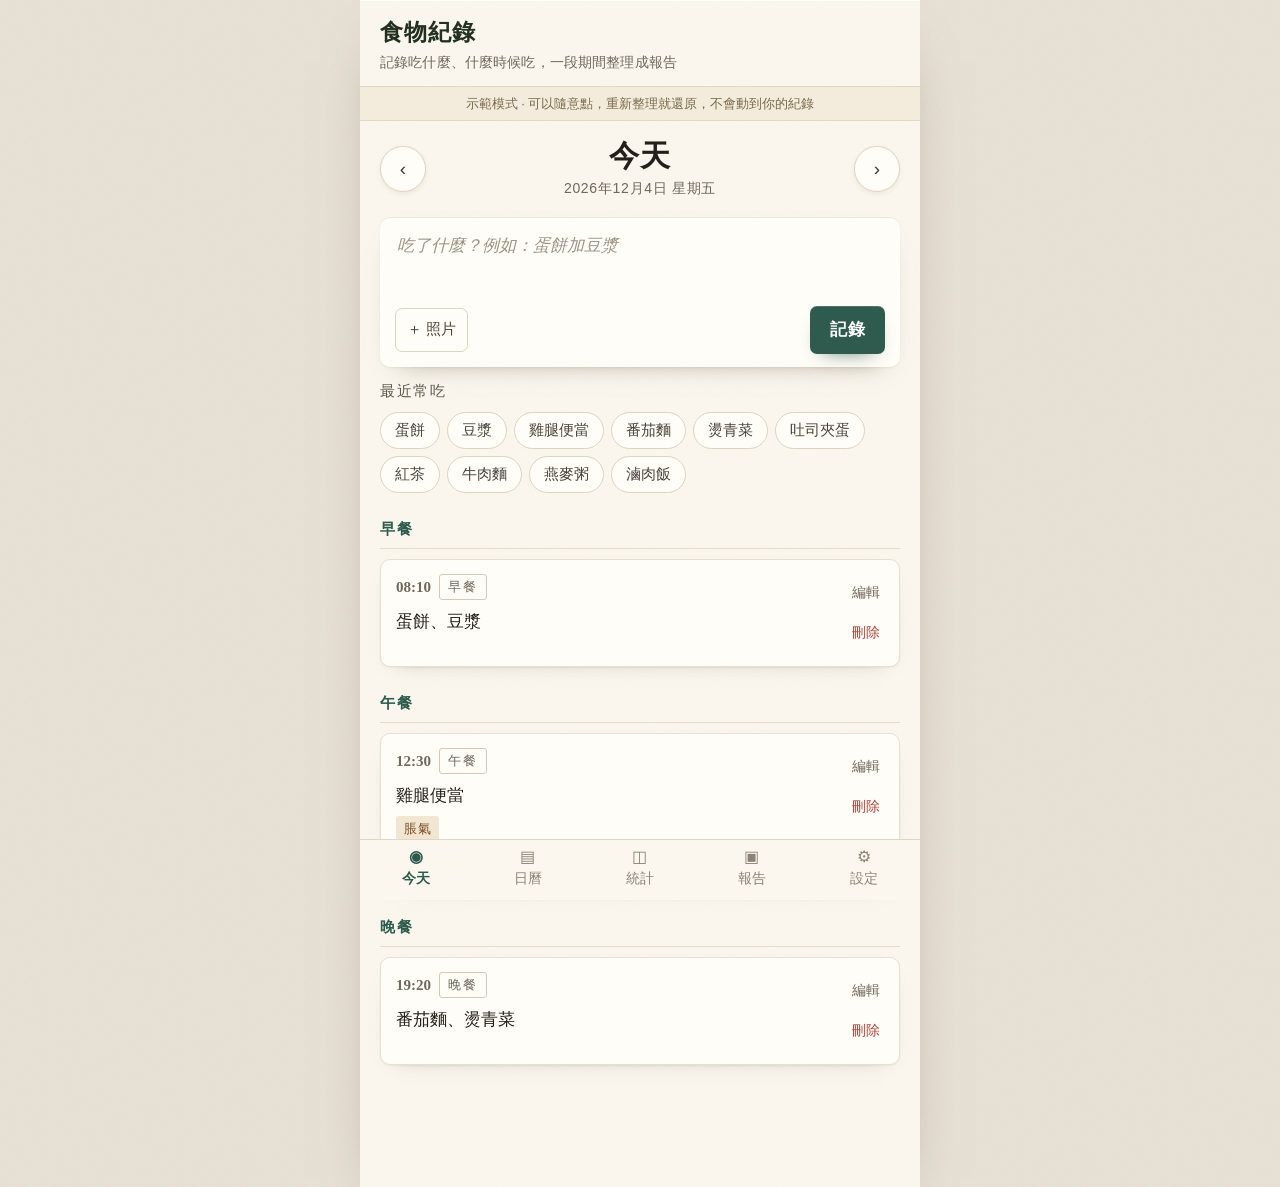
<file: design-demos/dir-4.html>
<!DOCTYPE html>
<html lang="zh-Hant">
<head>
<meta charset="utf-8">
<meta name="viewport" content="width=device-width,initial-scale=1,viewport-fit=cover">
<meta name="theme-color" content="#0f766e">
<title>食物紀錄</title>
<style>
*{box-sizing:border-box;-webkit-tap-highlight-color:transparent}
html,body{margin:0;padding:0}
body{background:#f6f6f4;color:#1a202c;font:16px/1.55 -apple-system,"PingFang TC","Noto Sans TC","Microsoft JhengHei",sans-serif}
.app{max-width:560px;margin:0 auto;background:#fff;min-height:100vh;display:flex;flex-direction:column;box-shadow:0 0 0 1px #ecebe7}
.appbar{position:sticky;top:0;z-index:6;background:#fff;border-bottom:1px solid #ecebe7;padding:11px 16px 9px}
.appbar h1{margin:0;font-size:19px;font-weight:700;letter-spacing:.02em}
.appbar .sub{margin:2px 0 0;font-size:12.5px;color:#7c8894}
main{flex:1}
.view{display:none;padding:14px 16px 96px}
.view.on{display:block}

/* 日期列 */
.daterow{display:flex;align-items:center;gap:10px;margin-bottom:14px}
.daterow .mid{flex:1;text-align:center}
.daterow .day{font-size:17px;font-weight:700}
.daterow .date{font-size:12.5px;color:#7c8894;margin-top:1px}
.iconbtn{width:44px;height:44px;border-radius:10px;border:1px solid #e4e3de;background:#fff;font-size:18px;color:#3d4854;cursor:pointer}
.iconbtn:active{background:#f2f2ee}

/* 輸入區 */
.composer{border:1px solid #e4e3de;border-radius:12px;padding:10px 11px 11px;background:#fdfdfc}
.composer textarea{width:100%;border:0;background:transparent;resize:none;font:inherit;font-size:15.5px;line-height:1.5;outline:none;min-height:52px;color:#1a202c}
.composer textarea::placeholder{color:#a3adb8}
.crow{display:flex;align-items:center;gap:8px;margin-top:6px}
.crow .spacer{flex:1}
.chipbtn{border:1px solid #e4e3de;background:#fff;border-radius:9px;padding:8px 11px;font-size:13.5px;color:#3d4854;cursor:pointer;display:inline-flex;align-items:center;gap:5px;min-height:38px}
.chipbtn.attached{border-color:#0f766e;color:#0f766e;background:#eef6f4}
.primary{border:0;background:#0f766e;color:#fff;border-radius:9px;padding:10px 20px;font-size:15px;font-weight:600;cursor:pointer;min-height:42px}
.primary:disabled{background:#c8cfd6;cursor:default}
.primary:active{background:#0b5f59}
.ghost{border:1px solid #d9d8d2;background:#fff;border-radius:9px;padding:9px 14px;font-size:14px;color:#3d4854;cursor:pointer;min-height:40px}
.hint{font-size:12px;color:#7c8894}

/* 常用 */
.freq{margin:12px 0 4px}
.freq .lbl{font-size:12px;color:#8b95a1;margin-bottom:7px}
.freq .row{display:flex;flex-wrap:wrap;gap:7px}
.fchip{border:1px solid #e4e3de;background:#fafaf8;border-radius:999px;padding:6px 12px;font-size:13.5px;color:#4b5563;cursor:pointer}
.fchip:active{background:#eef6f4;border-color:#0f766e}

/* 清單 */
.mealgroup{margin-top:16px}
.mealgroup .gtitle{font-size:12px;letter-spacing:.1em;color:#8b95a1;font-weight:600;margin-bottom:7px}
.card{display:flex;gap:10px;align-items:flex-start;padding:12px;border:1px solid #ecebe7;border-radius:11px;background:#fff;margin-bottom:9px}
.card .cardmain{flex:1;min-width:0}
.card .meta{display:flex;align-items:center;gap:8px}
.card .time{font-variant-numeric:tabular-nums;font-size:13px;color:#7c8894;font-weight:600}
.card .meal{font-size:11.5px;color:#0f766e;background:#eef6f4;border-radius:5px;padding:2px 7px}
.card .text{font-size:15.5px;margin-top:5px;word-break:break-word}
.card .note{font-size:13px;color:#6b7280;margin-top:5px;border-left:2px solid #ecebe7;padding-left:8px}
.card .syms{display:flex;flex-wrap:wrap;gap:5px;margin-top:7px}
.sym{font-size:11.5px;background:#fdf1e3;color:#8a4b08;border-radius:5px;padding:2px 7px}
.thumb{width:64px;height:64px;object-fit:cover;border-radius:9px;flex:0 0 auto;background:#f2f2ee}
.thumb.big{width:96px;height:96px}
.text.muted{color:#8b95a1;font-style:italic}
.cardfoot{flex:0 0 auto;display:flex;flex-direction:column;gap:2px}
.link{border:0;background:none;padding:3px 4px;font-size:12px;color:#7c8894;cursor:pointer;text-align:right}
.link.danger{color:#b5473f}
.editbox{width:100%;border-top:1px dashed #ecebe7;margin-top:10px;padding-top:10px;display:none}
.editbox.on{display:block}
.editrow{display:flex;gap:8px;margin-bottom:8px}
.editrow input,.editrow select,.editrow textarea{font:inherit;font-size:14px;border:1px solid #e4e3de;border-radius:8px;padding:8px 9px;background:#fff;color:#1a202c;outline:none}
.editrow input[type=time]{width:112px}
.editrow select{flex:1}
.editrow textarea{flex:1;resize:vertical;min-height:56px}
.symtoggle{display:flex;flex-wrap:wrap;gap:6px;margin:2px 0 9px}
.symtoggle button{border:1px solid #e4e3de;background:#fafaf8;border-radius:999px;padding:6px 11px;font-size:12.5px;color:#4b5563;cursor:pointer}
.symtoggle button.sel{background:#fdf1e3;border-color:#c98a3c;color:#8a4b08}
.empty{padding:34px 10px;text-align:center;color:#98a2ae;font-size:14px;line-height:1.8}

/* 日曆 */
.calbar{display:flex;align-items:center;gap:10px;margin-bottom:12px}
.calbar .t{flex:1;text-align:center;font-size:16px;font-weight:700}
.wd{display:grid;grid-template-columns:repeat(7,1fr);gap:2px;margin-bottom:6px}
.wd span{text-align:center;font-size:11.5px;color:#98a2ae}
.grid{display:grid;grid-template-columns:repeat(7,1fr);gap:3px}
.cell{aspect-ratio:1/1;border:0;background:#fafaf8;border-radius:8px;display:flex;flex-direction:column;align-items:center;justify-content:center;gap:2px;font-size:13px;color:#3d4854;cursor:pointer;padding:0}
.cell.blank{background:transparent;cursor:default}
.cell.has{background:#eef6f4;color:#0b5f59;font-weight:600}
.cell.today{outline:2px solid #0f766e;outline-offset:-2px}
.cell .dot{width:5px;height:5px;border-radius:50%;background:#0f766e}
.cell.sel{background:#0f766e;color:#fff}
.cell.sel .dot{background:#fff}
.calsum{margin-top:14px;font-size:13.5px;color:#4b5563;line-height:1.9}
.calsum b{color:#0f766e}
.calday{margin-top:16px;padding-top:14px;border-top:1px solid #ecebe7}
.calday .dt{display:flex;align-items:baseline;gap:8px;margin-bottom:6px}
.calday .dt .d{font-size:16px;font-weight:700;color:#1a202c}
.calday .dt .n{font-size:12.5px;color:#7c8894}
.calday .quick{display:flex;gap:8px;margin:10px 0 4px}
.calday .quick input{flex:1;border:1px solid #e3e6e1;border-radius:9px;padding:11px 12px;font:inherit;font-size:15px;background:#fff;min-width:0}
.calday .quick button{flex:0 0 auto;min-height:44px;padding:0 18px}

/* 統計 */
.rangerow{display:flex;flex-wrap:wrap;gap:7px;margin-bottom:12px}
.rchip{border:1px solid #e4e3de;background:#fff;border-radius:999px;padding:8px 14px;font-size:13.5px;color:#4b5563;cursor:pointer;min-height:38px}
.rchip.on{background:#0f766e;border-color:#0f766e;color:#fff}
.customrange{display:none;gap:8px;align-items:center;margin-bottom:12px;flex-wrap:wrap}
.customrange.on{display:flex}
.customrange input{font:inherit;font-size:13.5px;border:1px solid #e4e3de;border-radius:8px;padding:7px 8px;color:#1a202c}
.period{font-size:12.5px;color:#7c8894;margin-bottom:12px}
.tiles{display:grid;grid-template-columns:repeat(2,1fr);gap:9px;margin-bottom:16px}
.tile{border:1px solid #ecebe7;border-radius:11px;padding:11px 12px;background:#fff}
.tile .k{font-size:11.5px;color:#8b95a1}
.tile .v{font-size:21px;font-weight:700;margin-top:2px;font-variant-numeric:tabular-nums}
.tile .s{font-size:11.5px;color:#7c8894;margin-top:1px}
.sec{margin-top:18px}
.sec h3{margin:0 0 9px;font-size:13px;letter-spacing:.06em;color:#3d4854}
.rank{list-style:none;margin:0;padding:0}
.rank li{display:flex;align-items:center;gap:9px;padding:7px 0;border-bottom:1px solid #f2f2ee;font-size:14px}
.rank li .n{flex:1;min-width:0;overflow:hidden;text-overflow:ellipsis;white-space:nowrap}
.rank li .c{font-size:12.5px;color:#7c8894;font-variant-numeric:tabular-nums}
.rank li .bar{height:4px;border-radius:2px;background:#0f766e;flex:0 0 auto}
.miss{font-size:13px;color:#8a4b08;line-height:1.8}
.hours{display:flex;gap:2px;margin-top:8px}
.hours i{flex:1;height:26px;background:#f2f2ee;border-radius:3px;position:relative}
.hours i b{position:absolute;left:0;right:0;bottom:0;background:#0f766e;border-radius:3px}
.axisline{display:flex;justify-content:space-between;font-size:11px;color:#98a2ae;margin-top:4px}

/* 報告 */
.opts{display:flex;flex-wrap:wrap;gap:14px;margin-bottom:12px;font-size:13.5px;color:#4b5563}
.opts label{display:flex;align-items:center;gap:6px;cursor:pointer}
.opts input{width:17px;height:17px;accent-color:#0f766e}
.sheet{border:1px solid #ecebe7;border-radius:11px;padding:14px;background:#fff;margin-top:12px}
.sheet h2{margin:0;font-size:17px}
.sheet .range{font-size:12.5px;color:#7c8894;margin:3px 0 12px}
.dayblk{margin-top:14px;border-top:1px solid #f2f2ee;padding-top:10px}
.dayblk h4{margin:0 0 8px;font-size:14px;color:#0f766e}
.mline{display:flex;gap:8px;padding:5px 0;font-size:13.5px;align-items:flex-start}
.mline .t{color:#7c8894;font-variant-numeric:tabular-nums;flex:0 0 44px;font-size:12.5px}
.mline .b{flex:1;min-width:0}
.mline .m{font-size:11px;color:#0f766e;border:1px solid #cfe0dc;border-radius:4px;padding:0 5px;flex:0 0 auto;align-self:flex-start;margin-top:1px}
.rphoto{width:100%;max-width:260px;border-radius:8px;margin:6px 0}
.rsum{font-size:12.5px;line-height:1.85;color:#4b5563;background:#fafaf8;border:1px solid #ecebe7;border-radius:8px;padding:10px 11px;margin-bottom:6px}
.rsum b{color:#0f766e}
.rempty{padding:26px;text-align:center;color:#98a2ae;font-size:13.5px}

/* 設定 */
.setbtn{display:flex;justify-content:space-between;align-items:center;width:100%;text-align:left;border:1px solid #ecebe7;background:#fff;border-radius:11px;padding:14px;font:inherit;font-size:14.5px;color:#1a202c;cursor:pointer;margin-bottom:9px}
.setbtn span.k{color:#7c8894;font-size:12.5px}
.dangerbtn{color:#b5473f;border-color:#f0dcd9}
.info{font-size:12.5px;color:#7c8894;line-height:1.8;margin-top:14px}

/* 底部導覽 */
.tabbar{position:fixed;bottom:0;left:0;right:0;z-index:10;display:flex;background:#fff;border-top:1px solid #ecebe7;padding-bottom:env(safe-area-inset-bottom);max-width:560px;margin:0 auto}
.tabbar button{flex:1;border:0;background:none;padding:9px 0 10px;font:inherit;font-size:12.5px;color:#98a2ae;cursor:pointer;display:flex;flex-direction:column;align-items:center;gap:3px}
.tabbar button .ic{font-size:16px;line-height:1}
.tabbar button.on{color:#0f766e;font-weight:700}

.demobar{background:#fdf6ec;color:#8a4b08;font-size:12.5px;text-align:center;padding:7px 12px;border-bottom:1px solid #eddcbf;line-height:1.5}
/* toast */
.toast{position:fixed;left:50%;bottom:78px;transform:translateX(-50%) translateY(8px);background:#232a33;color:#fff;border-radius:10px;padding:11px 14px;font-size:13.5px;display:flex;gap:14px;align-items:center;opacity:0;pointer-events:none;transition:.18s;z-index:20;max-width:92vw}.toast.on{opacity:1;pointer-events:auto;transform:translateX(-50%) translateY(0)}
.toast button{border:0;background:none;color:#8fd3cb;font:inherit;font-weight:700;cursor:pointer;padding:0}

@media print{
  @page{size:A4;margin:12mm}
  body{background:#fff}
  .app{max-width:none;box-shadow:none}
  .appbar,.tabbar,.toast,.no-print{display:none!important}
  .view{display:none!important;padding:0}
  #v-report{display:block!important;padding:0}
  .sheet{border:0;padding:0}
  .rphoto{max-width:70mm}
  .card,.tile{break-inside:avoid}
}
</style>
</head>
<body>
<div class="app">
  <header class="appbar">
    <h1>食物紀錄</h1>
    <p class="sub" id="subline">記錄吃什麼、什麼時候吃，一段期間整理成報告</p>
  </header>
  <div class="demobar" id="demobar" hidden>示範模式 · 可以隨意點，重新整理就還原，不會動到你的紀錄</div>

  <main>
    <!-- 今天 -->
    <section class="view on" id="v-today">
      <div class="daterow">
        <button class="iconbtn" id="prevDay" aria-label="前一天">‹</button>
        <div class="mid">
          <div class="day" id="dayLabel">今天</div>
          <div class="date" id="dateLabel"></div>
        </div>
        <button class="iconbtn" id="nextDay" aria-label="後一天">›</button>
      </div>

      <div class="composer">
        <textarea id="quickText" rows="2" placeholder="吃了什麼？例如：蛋餅加豆漿"></textarea>
        <div class="crow">
          <button class="chipbtn" id="photoBtn">＋ 照片</button>
          <span class="hint" id="photoHint"></span>
          <span class="spacer"></span>
          <button class="primary" id="addBtn">記錄</button>
        </div>
        <input type="file" id="photoInput" accept="image/*" hidden>
      </div>

      <div class="freq" id="freqWrap" hidden>
        <div class="lbl">最近常吃</div>
        <div class="row" id="freqRow"></div>
      </div>

      <div id="entryList"></div>
    </section>

    <!-- 日曆 -->
    <section class="view" id="v-calendar">
      <div class="calbar">
        <button class="iconbtn" id="calPrev" aria-label="上個月">‹</button>
        <div class="t" id="calTitle"></div>
        <button class="iconbtn" id="calNext" aria-label="下個月">›</button>
      </div>
      <div class="wd"><span>日</span><span>一</span><span>二</span><span>三</span><span>四</span><span>五</span><span>六</span></div>
      <div class="grid" id="calGrid"></div>
      <div class="calsum" id="calSum"></div>
      <div class="calday" id="calDay"></div>
    </section>

    <!-- 統計 -->
    <section class="view" id="v-stats">
      <div class="rangerow" id="rangeRow">
        <button class="rchip" data-range="7">最近 7 天</button>
        <button class="rchip on" data-range="30">最近 30 天</button>
        <button class="rchip" data-range="month">本月</button>
        <button class="rchip" data-range="lastmonth">上月</button>
        <button class="rchip" data-range="custom">自訂</button>
      </div>
      <div class="customrange" id="customRange">
        <input type="date" id="fromDate">
        <span style="color:#98a2ae">到</span>
        <input type="date" id="toDate">
        <button class="ghost" id="applyRange">套用</button>
      </div>
      <div class="period" id="periodLine"></div>

      <div class="tiles" id="statTiles"></div>

      <div class="sec">
        <h3>記錄完整度</h3>
        <div id="completeness"></div>
      </div>

      <div class="sec">
        <h3>最常出現</h3>
        <ul class="rank" id="rankList"></ul>
      </div>

      <div class="sec">
        <h3>進食時間分布</h3>
        <div class="hours" id="hourBars"></div>
        <div class="axisline"><span>0</span><span>6</span><span>12</span><span>18</span><span>23</span></div>
        <div class="hint" id="timeLine" style="margin-top:8px"></div>
      </div>
    </section>

    <!-- 報告 -->
    <section class="view" id="v-report">
      <div class="rangerow no-print" id="repRangeRow">
        <button class="rchip" data-range="7">最近 7 天</button>
        <button class="rchip on" data-range="30">最近 30 天</button>
        <button class="rchip" data-range="month">本月</button>
        <button class="rchip" data-range="lastmonth">上月</button>
        <button class="rchip" data-range="custom">自訂</button>
      </div>
      <div class="customrange no-print" id="repCustomRange">
        <input type="date" id="repFrom">
        <span style="color:#98a2ae">到</span>
        <input type="date" id="repTo">
        <button class="ghost" id="repApply">套用</button>
      </div>
      <div class="opts no-print">
        <label><input type="checkbox" id="optTime" checked>時間</label>
        <label><input type="checkbox" id="optPhoto" checked>照片</label>
        <label><input type="checkbox" id="optSym" checked>症狀</label>
        <label><input type="checkbox" id="optNote" checked>備註</label>
      </div>
      <button class="primary no-print" id="printBtn" style="width:100%;margin-bottom:6px">列印 / 存成 PDF</button>
      <div class="hint no-print" style="text-align:center;margin-bottom:10px">在列印對話框選「另存為 PDF」即可</div>
      <div class="sheet" id="reportSheet"></div>
    </section>

    <!-- 設定 -->
    <section class="view" id="v-settings">
      <button class="setbtn" id="exportBtn">匯出備份 <span class="k">JSON</span></button>
      <label class="setbtn" id="importBtn" for="importInput">匯入備份 <span class="k">合併資料</span></label>
      <input type="file" id="importInput" accept="application/json,.json" style="position:absolute;left:-9999px;top:0;width:1px;height:1px;opacity:0">
      <button class="setbtn" id="copyBtn">複製備份文字 <span class="k">匯出失敗時用</span></button>
      <button class="setbtn" id="storageBtn">本機儲存空間 <span class="k" id="storageLine">查看</span></button>
      <button class="setbtn" id="demoBtn">載入範例資料 <span class="k">測試用</span></button>
      <button class="setbtn dangerbtn" id="clearBtn">清空所有紀錄 <span class="k">不可復原</span></button>
      <div class="info">
        資料只存在這台裝置的瀏覽器裡（IndexedDB），不會上傳。<br>
        換裝置、換網址、清瀏覽器資料、或長時間（超過一週）沒開，都可能看不到舊紀錄，所以請定期「匯出備份」。<br>
        <span id="backupLine">還沒有備份紀錄</span><br><br>
        目前版本：v0.2（日曆可就地查看與修改）
      </div>

    </section>
  </main>
</div>

<nav class="tabbar" id="tabbar">
  <button class="on" data-view="today"><span class="ic">◉</span>今天</button>
  <button data-view="calendar"><span class="ic">▤</span>日曆</button>
  <button data-view="stats"><span class="ic">◫</span>統計</button>
  <button data-view="report"><span class="ic">▣</span>報告</button>
  <button data-view="settings"><span class="ic">⚙</span>設定</button>
</nav>

<div class="toast" id="toast"><span id="toastText"></span><button id="toastAct" hidden></button></div>

<script>
(function(){
"use strict";

/* ---------- 基本工具 ---------- */
var $ = function(s,r){ return (r||document).querySelector(s); };
var $$ = function(s,r){ return Array.prototype.slice.call((r||document).querySelectorAll(s)); };
var MEALS = ["早餐","午餐","點心","晚餐","宵夜"];
var SYMPTOMS = ["脹氣","腹瀉","胃痛","疲倦","過敏","頭暈"];

function pad(n){ return String(n).padStart(2,"0"); }
function ymd(d){ return d.getFullYear()+"-"+pad(d.getMonth()+1)+"-"+pad(d.getDate()); }
function todayStr(){ return ymd(new Date()); }
function parseYmd(s){ var p=s.split("-").map(Number); return new Date(p[0],p[1]-1,p[2]); }
function addDays(s,n){ var d=parseYmd(s); d.setDate(d.getDate()+n); return ymd(d); }
function diffDays(a,b){ return Math.round((parseYmd(b)-parseYmd(a))/86400000); }
function niceDate(s){ var d=parseYmd(s); return d.getFullYear()+"年"+(d.getMonth()+1)+"月"+d.getDate()+"日 星期"+"日一二三四五六"[d.getDay()]; }
function shortDate(s){ var d=parseYmd(s); return (d.getMonth()+1)+"/"+d.getDate(); }
function nowTime(){ var d=new Date(); return pad(d.getHours())+":"+pad(d.getMinutes()); }
function esc(s){ return String(s==null?"":s).replace(/&/g,"&amp;").replace(/</g,"&lt;").replace(/>/g,"&gt;").replace(/"/g,"&quot;").replace(/'/g,"&#39;"); }
function uid(){ return (crypto && crypto.randomUUID) ? crypto.randomUUID() : (Date.now().toString(36)+Math.random().toString(36).slice(2,8)); }
function mealFromTime(t){
  var h = parseInt(String(t).slice(0,2),10);
  if(h>=5 && h<11) return "早餐";
  if(h>=11 && h<15) return "午餐";
  if(h>=15 && h<17) return "點心";
  if(h>=17 && h<21) return "晚餐";
  return "宵夜";
}

/* ---------- 資料層 ---------- */
var DB_NAME="foodlog-db", STORE="entries", db=null, entries=[], selectedDate=todayStr(), pendingPhoto=null;
var DEMO = true;  /* 紙本手帳 */

function openDB(){
  return new Promise(function(res,rej){
    var req = indexedDB.open(DB_NAME,1);
    req.onupgradeneeded = function(){
      var d = req.result;
      if(!d.objectStoreNames.contains(STORE)) d.createObjectStore(STORE,{keyPath:"id"});
    };
    req.onsuccess = function(){ res(req.result); };
    req.onerror = function(){ rej(req.error); };
  });
}
function store(mode){ return db.transaction(STORE,mode).objectStore(STORE); }
function dbAll(){ return new Promise(function(res,rej){ var r=store("readonly").getAll(); r.onsuccess=function(){res(r.result||[]);}; r.onerror=function(){rej(r.error);}; }); }
function dbPut(o){ if(DEMO) return Promise.resolve(); return new Promise(function(res,rej){ var r=store("readwrite").put(o); r.onsuccess=function(){res();}; r.onerror=function(){rej(r.error);}; }); }
function dbDel(id){ if(DEMO) return Promise.resolve(); return new Promise(function(res,rej){ var r=store("readwrite").delete(id); r.onsuccess=function(){res();}; r.onerror=function(){rej(r.error);}; }); }

/* ---------- 狀態 ---------- */
var view="today", rangeMode="30", customFrom=addDays(todayStr(),-29), customTo=todayStr();
var calY=new Date().getFullYear(), calM=new Date().getMonth();
var lastDeleted=null;

/* ---------- 畫面切換 ---------- */
function setView(v){
  view=v;
  $$(".view").forEach(function(el){ el.classList.toggle("on", el.id==="v-"+v); });
  $$("#tabbar button").forEach(function(b){ b.classList.toggle("on", b.dataset.view===v); });
  if(v==="calendar") renderCalendar();
  if(v==="stats") renderStats();
  if(v==="report") renderReport();
  window.scrollTo(0,0);
}

/* ---------- 今天 ---------- */
function renderToday(){
  var isToday = selectedDate===todayStr();
  $("#dayLabel").textContent = isToday ? "今天" : (selectedDate===addDays(todayStr(),-1) ? "昨天" : niceDate(selectedDate).replace(/ \S+$/,""));
  $("#dateLabel").textContent = niceDate(selectedDate);

  var list = entries.filter(function(e){ return e.date===selectedDate; })
                   .sort(function(a,b){ return a.time.localeCompare(b.time); });
  var wrap = $("#entryList");
  if(!list.length){
    wrap.innerHTML = '<div class="empty">這天還沒有紀錄。<br>在上面打一句話就能開始；用 ‹ › 或到日曆頁點日期可以看別天。</div>';
    return;
  }
  var html="";
  MEALS.forEach(function(m){
    var g = list.filter(function(e){ return e.meal===m; });
    if(!g.length) return;
    html += '<div class="mealgroup"><div class="gtitle">'+m+'</div>'+g.map(cardHTML).join("")+'</div>';
  });
  var other = list.filter(function(e){ return MEALS.indexOf(e.meal)<0; });
  if(other.length) html += '<div class="mealgroup"><div class="gtitle">其他</div>'+other.map(cardHTML).join("")+'</div>';
  wrap.innerHTML = html;
}

function cardHTML(e){
  var syms = (e.symptoms&&e.symptoms.length) ? '<div class="syms">'+e.symptoms.map(function(s){return '<span class="sym">'+esc(s)+'</span>';}).join("")+'</div>' : "";
  var photo = e.photo ? '<img class="thumb'+(e.text?"":" big")+'" src="'+e.photo+'" alt="餐點照片">' : "";
  var note = e.note ? '<div class="note">'+esc(e.note)+'</div>' : "";
  var symOpts = SYMPTOMS.map(function(s){
    var on = (e.symptoms||[]).indexOf(s)>=0;
    return '<button type="button" data-sym="'+esc(s)+'" class="'+(on?"sel":"")+'">'+esc(s)+'</button>';
  }).join("");
  var mealOpts = MEALS.map(function(m){ return '<option value="'+m+'"'+(m===e.meal?" selected":"")+'>'+m+'</option>'; }).join("");

  return '<article class="card" data-meal="'+esc(e.meal)+'" data-id="'+e.id+'">'+
    '<div class="cardmain">'+
      '<div class="meta"><span class="time">'+e.time+'</span><span class="meal">'+e.meal+'</span></div>'+
      (e.text ? '<div class="text">'+esc(e.text)+'</div>' : '<div class="text muted">只有照片，還沒有文字</div>')+ syms + note +
    '</div>'+ photo +
    '<div class="cardfoot no-print">'+
      '<button class="link" data-act="edit">編輯</button>'+
      '<button class="link danger" data-act="del">刪除</button>'+
    '</div>'+
    '<div class="editbox">'+
      '<div class="editrow"><input type="time" data-f="time" value="'+e.time+'">'+
        '<select data-f="meal">'+mealOpts+'</select></div>'+
      '<div class="editrow"><textarea data-f="text" placeholder="吃了什麼">'+esc(e.text)+'</textarea></div>'+
      '<div class="symtoggle">'+symOpts+'</div>'+
      '<div class="editrow"><textarea data-f="note" placeholder="備註（選填）">'+esc(e.note||"")+'</textarea></div>'+
      '<div class="crow"><button class="ghost" data-act="cancel">取消</button><span class="spacer"></span><button class="primary" data-act="save">儲存</button></div>'+
    '</div>'+
  '</article>';
}

function renderFreq(){
  var from = addDays(todayStr(),-30);
  var counts = {};
  entries.filter(function(e){ return e.date>=from; }).forEach(function(e){
    tokensOf(e).forEach(function(t){ counts[t]=(counts[t]||0)+1; });
  });
  var top = Object.keys(counts).sort(function(a,b){ return counts[b]-counts[a]; }).slice(0,10);
  var wrap = $("#freqWrap"), row = $("#freqRow");
  if(!top.length){ wrap.hidden = true; return; }
  wrap.hidden = false;
  row.innerHTML = top.map(function(t){ return '<button class="fchip" type="button">'+esc(t)+'</button>'; }).join("");
}

function tokensOf(e){
  if(e.items && e.items.length){
    return e.items.map(function(i){ return (typeof i==="string")? i : i.name; }).filter(function(s){ return s && s.trim(); });
  }
  var MEASURE = {"顆":1,"粒":1,"碗":1,"杯":1,"份":1,"個":1,"片":1,"塊":1,"條":1,"支":1,"根":1,"盤":1,"碟":1,"匙":1,"口":1,"把":1,"瓶":1,"包":1,"盒":1,"串":1,"斤":1,"克":1,"公克":1,"毫升":1,"cc":1,"大":1,"小":1,"中":1};
  return String(e.text||"").split(/[、,，。;；\/\s]+/).filter(function(s){
    if(!s || /^\d+$/.test(s)) return false;
    if(s.length===1 && MEASURE[s]) return false;
    if(/^(\d+(\.\d+)?)'?$/.test(s)) return false;
    return true;
  });
}

/* ---------- 新增 ---------- */
async function addEntry(){
  var text = $("#quickText").value.trim();
  if(!text && !pendingPhoto){ toast("先打一句話，或加一張照片"); return; }
  var t = nowTime();
  var e = {
    id: uid(), date: selectedDate, time: t, meal: mealFromTime(t),
    text: text, items: [], symptoms: [], note: "",
    photo: pendingPhoto || null, createdAt: new Date().toISOString()
  };
  await dbPut(e);
  entries.push(e);
  $("#quickText").value = "";
  clearPhoto();
  renderToday(); renderFreq();
  toast("已記錄 " + e.time + " " + e.meal);
}

function clearPhoto(){
  pendingPhoto=null;
  $("#photoBtn").classList.remove("attached");
  $("#photoBtn").textContent = "＋ 照片";
  $("#photoHint").textContent = "";
}

function compressImage(file){
  return new Promise(function(res,rej){
    var img = new Image();
    var url = URL.createObjectURL(file);
    img.onload = function(){
      var max = 800;
      var w = img.naturalWidth, h = img.naturalHeight;
      var scale = Math.min(1, max/Math.max(w,h));
      var cw = Math.round(w*scale), ch = Math.round(h*scale);
      var c = document.createElement("canvas");
      c.width = cw; c.height = ch;
      c.getContext("2d").drawImage(img,0,0,cw,ch);
      URL.revokeObjectURL(url);
      try { res(c.toDataURL("image/jpeg",0.72)); } catch(err){ rej(err); }
    };
    img.onerror = function(){ URL.revokeObjectURL(url); rej(new Error("圖片讀取失敗")); };
    img.src = url;
  });
}

/* ---------- 刪除 / 復原 ---------- */
async function removeEntry(id){
  var e = entries.filter(function(x){ return x.id===id; })[0];
  if(!e) return;
  if(!confirm("刪除這筆紀錄？")) return;
  await dbDel(id);
  entries = entries.filter(function(x){ return x.id!==id; });
  lastDeleted = e;
  renderAll();
  toast("已刪除一筆", "復原", async function(){
    await dbPut(lastDeleted);
    entries.push(lastDeleted);
    renderAll();
    toast("已復原");
  });
}

/* ---------- 日曆 ---------- */
function renderCalendar(){
  var first = new Date(calY, calM, 1);
  var days = new Date(calY, calM+1, 0).getDate();
  var lead = first.getDay();
  $("#calTitle").textContent = calY + "年 " + (calM+1) + " 月";

  var counts = {};
  entries.forEach(function(e){ counts[e.date] = (counts[e.date]||0)+1; });

  var html = "";
  for(var i=0;i<lead;i++) html += '<div class="cell blank"></div>';
  for(var d=1; d<=days; d++){
    var ds = ymd(new Date(calY,calM,d));
    var cls = "cell";
    if(counts[ds]) cls += " has";
    if(ds===todayStr()) cls += " today";
    if(ds===selectedDate) cls += " sel";
    html += '<button class="'+cls+'" data-date="'+ds+'">'+d+(counts[ds]?'<i class="dot"></i>':'')+'</button>';
  }
  $("#calGrid").innerHTML = html;

  var inMonth = entries.filter(function(e){ return e.date.slice(0,7)===ymd(new Date(calY,calM,1)).slice(0,7); });
  var uniq = {};
  inMonth.forEach(function(e){ uniq[e.date]=1; });
  $("#calSum").innerHTML = "本月已記 <b>"+Object.keys(uniq).length+"</b> 天，共 <b>"+days+"</b> 天；"+
    "紀錄 <b>"+inMonth.length+"</b> 筆。<br><span style='color:#98a2ae;font-size:12.5px'>點日期，下方直接顯示那天的紀錄，可就地修改。</span>";
  renderCalDay();
}

function renderCalDay(){
  var wrap = $("#calDay"); if(!wrap) return;
  var list = entries.filter(function(e){ return e.date===selectedDate; })
                    .sort(function(a,b){ return a.time.localeCompare(b.time); });
  var d = parseYmd(selectedDate);
  var head = '<div class="dt"><span class="d">'+(d.getMonth()+1)+' 月 '+d.getDate()+' 日</span>'+
             '<span class="n">星期'+"日一二三四五六"[d.getDay()]+'・'+(list.length? list.length+' 筆':'尚無紀錄')+'</span></div>';
  var body = "";
  if(list.length){
    MEALS.forEach(function(m){
      var g = list.filter(function(e){ return e.meal===m; });
      if(!g.length) return;
      body += '<div class="mealgroup"><div class="gtitle">'+m+'</div>'+g.map(cardHTML).join("")+'</div>';
    });
    var other = list.filter(function(e){ return MEALS.indexOf(e.meal)<0; });
    if(other.length) body += '<div class="mealgroup"><div class="gtitle">其他</div>'+other.map(cardHTML).join("")+'</div>';
  } else {
    body = '<div class="empty">這天還沒有紀錄。在下面打一句話就能補記。</div>';
  }
  wrap.innerHTML = head + body +
    '<div class="quick"><input id="calQuick" placeholder="補記這一天吃了什麼"><button class="primary" id="calAdd">記錄</button></div>';
  $("#calAdd").onclick = function(){ addEntryTo(selectedDate); };
}

async function addEntryTo(date){
  var txt = ($("#calQuick").value || "").trim();
  if(!txt){ toast("先打一句話"); return; }
  var t = nowTime();
  var e = {id:uid(), date:date, time:t, meal:mealFromTime(t), text:txt, items:[],
           symptoms:[], note:"", photo:null, createdAt:new Date().toISOString()};
  await dbPut(e);
  entries.push(e);
  $("#calQuick").value = "";
  renderAll();
  toast("已補記 "+shortDate(date)+" "+t);
}

/* ---------- 統計 ---------- */
function rangeBounds(){
  if(rangeMode==="7") return {from: addDays(todayStr(),-6), to: todayStr()};
  if(rangeMode==="30") return {from: addDays(todayStr(),-29), to: todayStr()};
  if(rangeMode==="month"){ var d=new Date(); return {from: ymd(new Date(d.getFullYear(),d.getMonth(),1)), to: ymd(new Date(d.getFullYear(),d.getMonth()+1,0))}; }
  if(rangeMode==="lastmonth"){ var d2=new Date(); return {from: ymd(new Date(d2.getFullYear(),d2.getMonth()-1,1)), to: ymd(new Date(d2.getFullYear(),d2.getMonth(),0))}; }
  return {from: customFrom, to: customTo};
}

function renderStats(){
  var b = rangeBounds();
  if(b.from > b.to){ var t=b.from; b.from=b.to; b.to=t; }
  var days = diffDays(b.from,b.to)+1;
  var inRange = entries.filter(function(e){ return e.date>=b.from && e.date<=b.to; });
  $("#periodLine").textContent = niceDate(b.from).replace(/ \S+$/,"") + " — " + niceDate(b.to).replace(/ \S+$/,"") + "（共 " + days + " 天）";

  var recDays = {}, tok = {}, hours = {};
  var firstT=[], lastT=[];
  inRange.forEach(function(e){
    recDays[e.date]=1;
    tokensOf(e).forEach(function(t){ tok[t]=(tok[t]||0)+1; });
    var h = parseInt(e.time.slice(0,2),10);
    hours[h]=(hours[h]||0)+1;
  });
  var byDay = {};
  inRange.forEach(function(e){ (byDay[e.date] = byDay[e.date]||[]).push(e); });
  Object.keys(byDay).forEach(function(d){
    var es = byDay[d].slice().sort(function(x,y){ return x.time.localeCompare(y.time); });
    firstT.push(es[0].time); lastT.push(es[es.length-1].time);
  });

  var recN = Object.keys(recDays).length;
  var pct = days ? Math.round(recN/days*100) : 0;
  var divN = Object.keys(tok).length;

  $("#statTiles").innerHTML =
    tile("記錄完整度", pct+"%", "記了 "+recN+"／"+days+" 天") +
    tile("紀錄筆數", inRange.length, "平均每天 "+(recN? (inRange.length/recN).toFixed(1):"0")+" 筆") +
    tile("食物多樣性", divN, "不同食物／詞") +
    tile("有症狀的餐", inRange.filter(function(e){ return e.symptoms && e.symptoms.length; }).length, "可對照吃了什麼");

  // 完整度
  var missing = [];
  for(var i=0;i<days;i++){
    var ds = addDays(b.from,i);
    if(!recDays[ds]) missing.push(ds);
  }
  $("#completeness").innerHTML = recN===days
    ? '<div class="hint">這期間每一天都有紀錄。</div>'
    : '<div class="hint">缺 <b style="color:#8a4b08">'+missing.length+'</b> 天'+(missing.length?'：'+missing.slice(0,8).map(shortDate).join("、")+(missing.length>8?" 等":""):"")+'</div>'+
      '<div style="height:8px;background:#f2f2ee;border-radius:4px;margin-top:8px;overflow:hidden"><div style="width:'+pct+'%;height:100%;background:#0f766e"></div></div>';

  // 排行
  var rank = Object.keys(tok).sort(function(a,b2){ return tok[b2]-tok[a]; }).slice(0,12);
  var max = rank.length ? tok[rank[0]] : 1;
  $("#rankList").innerHTML = rank.length ? rank.map(function(t){
    return '<li><span class="bar" style="width:'+Math.max(6, Math.round(tok[t]/max*46))+'px"></span><span class="n">'+esc(t)+'</span><span class="c">'+tok[t]+' 次</span></li>';
  }).join("") : '<li style="color:#98a2ae;border:0">這期間還沒有紀錄</li>';

  // 時段
  var hmax = 1;
  for(var h=0;h<24;h++){ if((hours[h]||0)>hmax) hmax=hours[h]; }
  var bars="";
  for(var h2=0;h2<24;h2++){
    bars += '<i><b style="height:'+Math.round((hours[h2]||0)/hmax*100)+'%"></b></i>';
  }
  $("#hourBars").innerHTML = bars;

  var tl = "";
  if(firstT.length){
    var avgFirst = avgTime(firstT), avgLast = avgTime(lastT);
    tl = "最早的一餐平均 " + avgFirst + "，最晚的一餐平均 " + avgLast +
         "，進食時間約 " + windowHours(avgFirst, avgLast) + " 小時。";
  } else {
    tl = "這期間沒有紀錄。";
  }
  $("#timeLine").textContent = tl;
}

function tile(k,v,s){ return '<div class="tile"><div class="k">'+k+'</div><div class="v">'+v+'</div><div class="s">'+s+'</div></div>'; }
function toMin(t){ return parseInt(t.slice(0,2),10)*60 + parseInt(t.slice(3,5),10); }
function avgTime(list){
  var sum = list.reduce(function(a,t){ return a+toMin(t); },0)/list.length;
  var m = Math.round(sum);
  return pad(Math.floor(m/60)%24)+":"+pad(m%60);
}
function windowHours(a,b){
  var d = toMin(b)-toMin(a); if(d<0) d+=1440;
  return (d/60).toFixed(1);
}

/* ---------- 報告 ---------- */
function renderReport(){
  var b = rangeBounds();
  if(b.from > b.to){ var t=b.from; b.from=b.to; b.to=t; }
  var list = entries.filter(function(e){ return e.date>=b.from && e.date<=b.to; })
                    .sort(function(a,c){ return (a.date+a.time).localeCompare(c.date+c.time); });

  var showTime=$("#optTime").checked, showPhoto=$("#optPhoto").checked,
      showSym=$("#optSym").checked, showNote=$("#optNote").checked;

  var head = '<h2>食物紀錄期間報告</h2><div class="range">'+
    niceDate(b.from).replace(/ \S+$/,"")+' — '+niceDate(b.to).replace(/ \S+$/,"")+
    '　共 '+(diffDays(b.from,b.to)+1)+' 天／'+list.length+' 筆　列印日期 '+todayStr()+'</div>';

  if(!list.length){
    $("#reportSheet").innerHTML = head + '<div class="rempty">這段期間沒有紀錄。</div>';
    return;
  }

  var days = diffDays(b.from,b.to)+1;
  var recSet = {}, tok = {}, symCount = 0, symTally = {};
  list.forEach(function(e){
    recSet[e.date] = 1;
    tokensOf(e).forEach(function(t){ tok[t]=(tok[t]||0)+1; });
    if(e.symptoms && e.symptoms.length){
      symCount++;
      e.symptoms.forEach(function(s){ symTally[s]=(symTally[s]||0)+1; });
    }
  });
  var top = Object.keys(tok).sort(function(a,c){ return tok[c]-tok[a]; }).slice(0,5)
    .map(function(t){ return esc(t)+"（"+tok[t]+"）"; }).join("、");
  var symLine = Object.keys(symTally).sort(function(a,c){ return symTally[c]-symTally[a]; })
    .map(function(s){ return esc(s)+" "+symTally[s]+" 次"; }).join("、");
  var sum = '<div class="rsum">期間 <b>'+days+'</b> 天，有紀錄 <b>'+Object.keys(recSet).length+'</b> 天，共 <b>'+list.length+'</b> 筆；有症狀的餐 <b>'+symCount+'</b> 筆。'+
    (top ? "<br>最常出現："+top : "")+
    (symLine ? "<br>症狀："+symLine : "")+'</div>';

  var byDate = {};
  list.forEach(function(e){ (byDate[e.date]=byDate[e.date]||[]).push(e); });

  var body = Object.keys(byDate).sort().map(function(d){
    var es = byDate[d].sort(function(a,c){ return a.time.localeCompare(c.time); });
    return '<div class="dayblk"><h4>'+niceDate(d)+'　'+es.length+' 筆</h4>'+ es.map(function(e){
      var left = showTime ? '<span class="t">'+e.time+'</span>' : '';
      var sym = (showSym && e.symptoms && e.symptoms.length) ? '<div class="syms">'+e.symptoms.map(function(s){return '<span class="sym">'+esc(s)+'</span>';}).join("")+'</div>' : "";
      var note = (showNote && e.note) ? '<div class="note">'+esc(e.note)+'</div>' : "";
      var photo = (showPhoto && e.photo) ? '<img class="rphoto" src="'+e.photo+'" alt="餐點照片">' : "";
      var line = e.text ? esc(e.text) : '<span style="color:#8b95a1">（只有照片，沒有文字）</span>';
      return '<div class="mline">'+left+'<span class="m">'+e.meal+'</span><div class="b">'+line+sym+note+photo+'</div></div>';
    }).join("")+'</div>';
  }).join("");

  $("#reportSheet").innerHTML = head + sum + body;
}

/* ---------- 匯出 / 匯入 ---------- */
function backupText(){
  return JSON.stringify({version:1, exportedAt:new Date().toISOString(), entries:entries}, null, 2);
}
function backupName(){ return "食物紀錄-"+todayStr()+".json"; }
function markBackup(){
  try { localStorage.setItem("fl-last-backup", new Date().toISOString()); } catch(e){}
  showBackupLine();
}
function showBackupLine(){
  var el = $("#backupLine"); if(!el) return;
  var v = null;
  try { v = localStorage.getItem("fl-last-backup"); } catch(e){}
  el.textContent = v ? ("上次備份：" + v.slice(0,10) + "（換裝置時用它匯入）") : "還沒有備份紀錄";
}

async function exportJSON(){
  var text = backupText(), name = backupName();
  // 手機優先：用系統分享（可存到「檔案」App 或傳給自己）
  try {
    if(window.File && navigator.canShare){
      var file = new File([text], name, {type:"application/json"});
      if(navigator.canShare({files:[file]})){
        await navigator.share({files:[file], title:"食物紀錄備份"});
        markBackup(); toast("已交出備份檔"); return;
      }
    }
  } catch(err){
    if(err && err.name==="AbortError") return;   // 使用者取消，不算失敗
  }
  // 桌機／不支援分享：走一般下載
  var blob = new Blob([text], {type:"application/json"});
  var url = URL.createObjectURL(blob);
  var a = document.createElement("a");
  a.href = url; a.download = name;
  document.body.appendChild(a); a.click(); a.remove();
  setTimeout(function(){ URL.revokeObjectURL(url); }, 2000);
  markBackup();
  toast("已匯出備份檔");
}

async function copyBackup(){
  var text = backupText();
  try {
    await navigator.clipboard.writeText(text);
    markBackup();
    toast("備份內容已複製，貼到記事本或寄給自己即可");
  } catch(err){
    // 沒有剪貼簿權限時，退成「開一個新視窗讓你自己長按複製」
    var w = window.open("", "_blank");
    if(w){
      w.document.write('<meta name="viewport" content="width=device-width,initial-scale=1"><pre style="white-space:pre-wrap;font:14px/1.6 -apple-system,sans-serif;padding:16px">'+text.replace(/</g,"&lt;")+'</pre>');
      w.document.title = name;
      markBackup();
    } else {
      alert("這個瀏覽器不給複製，請改用「匯出備份」。");
    }
  }
}

async function importJSON(file){
  var text;
  try { text = await file.text(); }
  catch(e){ alert("這個檔案讀不進來，換一個試試。"); return; }
  var data;
  try { data = JSON.parse(text); } catch(e){ alert("檔案格式不對（不是 JSON），無法匯入。"); return; }
  var list = data.entries || (Array.isArray(data) ? data : null);
  if(!list){ alert("這個檔案裡找不到 entries 欄位。"); return; }
  if(DEMO){ toast("示範模式不能匯入，請開正式網址"); return; }
  var added = 0, skipped = 0;
  for(var i=0;i<list.length;i++){
    var e = list[i];
    if(!e || !e.id || !e.date){ skipped++; continue; }
    try { await dbPut(e); added++; } catch(err){ skipped++; }
  }
  entries = await dbAll();
  renderAll();
  toast("匯入 "+added+" 筆" + (skipped ? "，略過 "+skipped+" 筆" : ""));
}

/* ---------- toast ---------- */
var toastTimer=null;
function toast(msg, actLabel, actFn){
  var el = $("#toast"), at = $("#toastAct");
  $("#toastText").textContent = msg;
  if(actLabel){
    at.hidden = false; at.textContent = actLabel;
    at.onclick = function(){ at.hidden=true; el.classList.remove("on"); if(actFn) actFn(); };
  } else { at.hidden = true; at.onclick = null; }
  el.classList.add("on");
  clearTimeout(toastTimer);
  toastTimer = setTimeout(function(){ el.classList.remove("on"); }, actLabel?6000:2600);
}

/* ---------- 事件 ---------- */
$("#prevDay").onclick = function(){ selectedDate = addDays(selectedDate,-1); renderToday(); };
$("#nextDay").onclick = function(){ selectedDate = addDays(selectedDate,1); renderToday(); };
$("#addBtn").onclick = addEntry;
$("#quickText").addEventListener("keydown", function(ev){
  if((ev.metaKey || ev.ctrlKey) && ev.key==="Enter"){ addEntry(); }
});
$("#photoBtn").onclick = function(){ $("#photoInput").click(); };
$("#photoInput").onchange = async function(ev){
  var f = ev.target.files && ev.target.files[0];
  if(!f) return;
  try {
    pendingPhoto = await compressImage(f);
    $("#photoBtn").classList.add("attached");
    $("#photoBtn").textContent = "＋ 換照片";
    $("#photoHint").textContent = "已附 1 張（約 " + Math.round(pendingPhoto.length/1024) + " KB）";
  } catch(err){ alert("這張圖讀不進來，換一張試試。"); }
  ev.target.value = "";
};
$("#photoHint").addEventListener("click", clearPhoto);

$("#freqRow").addEventListener("click", function(ev){
  var b = ev.target.closest(".fchip"); if(!b) return;
  var ta = $("#quickText");
  ta.value = ta.value ? (ta.value + "、" + b.textContent) : b.textContent;
  ta.focus();
});

async function handleCardAction(ev){
  var card = ev.target.closest(".card"); if(!card) return;
  var id = card.dataset.id;
  var act = ev.target.dataset.act;

  if(act==="del"){ removeEntry(id); return; }
  if(act==="edit"){ card.querySelector(".editbox").classList.toggle("on"); return; }
  if(act==="cancel"){ card.querySelector(".editbox").classList.remove("on"); return; }
  if(ev.target.dataset.sym){
    ev.target.classList.toggle("sel");
    return;
  }
  if(act==="save"){
    var e = entries.filter(function(x){ return x.id===id; })[0];
    if(!e) return;
    e.time = card.querySelector('[data-f="time"]').value || e.time;
    e.meal = card.querySelector('[data-f="meal"]').value;
    e.text = card.querySelector('[data-f="text"]').value.trim() || e.text;
    e.note = card.querySelector('[data-f="note"]').value.trim();
    e.symptoms = $$('.symtoggle button.sel', card).map(function(b){ return b.dataset.sym; });
    await dbPut(e);
    renderAll();
    toast("已更新");
  }
}
$("#entryList").addEventListener("click", handleCardAction);
$("#calDay").addEventListener("click", handleCardAction);

$("#tabbar").addEventListener("click", function(ev){
  var b = ev.target.closest("button[data-view]"); if(!b) return;
  setView(b.dataset.view);
});

$("#calPrev").onclick = function(){ calM--; if(calM<0){calM=11;calY--;} renderCalendar(); };
$("#calNext").onclick = function(){ calM++; if(calM>11){calM=0;calY++;} renderCalendar(); };
$("#calGrid").addEventListener("click", function(ev){
  var c = ev.target.closest(".cell[data-date]"); if(!c) return;
  selectedDate = c.dataset.date;
  renderCalendar();
});

function syncRange(){
  $$(".rchip").forEach(function(b){ b.classList.toggle("on", b.dataset.range===rangeMode); });
  var show = rangeMode==="custom";
  $("#customRange").classList.toggle("on", show);
  $("#repCustomRange").classList.toggle("on", show);
  if(show){
    $("#fromDate").value = customFrom; $("#toDate").value = customTo;
    $("#repFrom").value = customFrom; $("#repTo").value = customTo;
  }
}

$("#rangeRow").addEventListener("click", function(ev){
  var b = ev.target.closest(".rchip"); if(!b) return;
  rangeMode = b.dataset.range;
  syncRange();
  if(rangeMode!=="custom") renderStats();
});
$("#applyRange").onclick = function(){
  var f=$("#fromDate").value, t=$("#toDate").value;
  if(!f||!t){ alert("兩邊日期都要選。"); return; }
  customFrom=f; customTo=t; renderStats(); syncRange();
};

$("#repRangeRow").addEventListener("click", function(ev){
  var b = ev.target.closest(".rchip"); if(!b) return;
  rangeMode = b.dataset.range;
  syncRange();
  if(rangeMode!=="custom") renderReport();
});
$("#repApply").onclick = function(){
  var f=$("#repFrom").value, t=$("#repTo").value;
  if(!f||!t){ alert("兩邊日期都要選。"); return; }
  customFrom=f; customTo=t; renderReport(); syncRange();
};
["optTime","optPhoto","optSym","optNote"].forEach(function(id){
  $("#"+id).onchange = renderReport;
});
$("#printBtn").onclick = function(){ window.print(); };

$("#exportBtn").onclick = exportJSON;
$("#copyBtn").onclick = copyBackup;
$("#importInput").onchange = async function(ev){
  var f = ev.target.files && ev.target.files[0];
  if(f){
    try { await importJSON(f); }
    catch(err){ alert("匯入時出錯：" + (err && err.message ? err.message : "未知錯誤")); }
  }
  ev.target.value="";
};
$("#storageBtn").onclick = async function(){
  if(!navigator.storage || !navigator.storage.estimate){ $("#storageLine").textContent = "此瀏覽器不支援"; return; }
  var est = await navigator.storage.estimate();
  $("#storageLine").textContent = Math.round(est.usage/1048576) + " MB / 約 " + Math.round(est.quota/1048576) + " MB";
};
$("#demoBtn").onclick = async function(){
  if(!confirm("載入 7 天範例資料？會與現有紀錄並存。")) return;
  var demo = [
    {d:-0,t:"08:10",m:"早餐",x:"蛋餅、豆漿",s:[],n:""},
    {d:-0,t:"12:30",m:"午餐",x:"雞腿便當",s:["脹氣"],n:"吃完有點脹"},
    {d:-0,t:"19:20",m:"晚餐",x:"番茄麵、燙青菜",s:[],n:""},
    {d:-1,t:"08:40",m:"早餐",x:"吐司夾蛋、紅茶",s:[],n:""},
    {d:-1,t:"13:05",m:"午餐",x:"牛肉麵",s:["胃痛"],n:""},
    {d:-2,t:"09:00",m:"早餐",x:"燕麥粥",s:[],n:"自煮"},
    {d:-2,t:"18:50",m:"晚餐",x:"滷肉飯、味噌湯",s:["脹氣"],n:""},
    {d:-3,t:"12:40",m:"午餐",x:"水餃 15 顆",s:[],n:""},
    {d:-4,t:"08:20",m:"早餐",x:"蛋餅、豆漿",s:[],n:""},
    {d:-4,t:"19:00",m:"晚餐",x:"咖哩飯",s:[],n:""},
    {d:-6,t:"12:10",m:"午餐",x:"雞腿便當",s:[],n:""}
  ];
  for(var i=0;i<demo.length;i++){
    var x=demo[i];
    await dbPut({id:uid(), date:addDays(todayStr(),x.d), time:x.t, meal:x.m, text:x.x,
      items:[], symptoms:x.s, note:x.n, photo:null, createdAt:new Date().toISOString()});
  }
  entries = await dbAll(); renderAll();
  toast("已載入範例資料");
};
$("#clearBtn").onclick = async function(){
  if(!confirm("清空所有紀錄？這個動作無法復原，建議先匯出備份。")) return;
  if(!confirm("確定要刪除全部資料嗎？")) return;
  for(var i=0;i<entries.length;i++) await dbDel(entries[i].id);
  entries=[]; renderAll(); toast("已清空");
};

/* ---------- 啟動 ---------- */
function renderAll(){ renderToday(); renderFreq(); if(view==="calendar") renderCalendar(); if(view==="stats") renderStats(); if(view==="report") renderReport(); }

function demoSeed(){
  var rows = [
    {d:0, t:"08:10", m:"早餐", x:"蛋餅、豆漿", s:[], n:""},
    {d:0, t:"12:30", m:"午餐", x:"雞腿便當", s:["脹氣"], n:"吃完有點脹"},
    {d:0, t:"19:20", m:"晚餐", x:"番茄麵、燙青菜", s:[], n:""},
    {d:1, t:"08:40", m:"早餐", x:"吐司夾蛋、紅茶", s:[], n:""},
    {d:1, t:"13:05", m:"午餐", x:"牛肉麵", s:["胃痛"], n:""},
    {d:2, t:"09:00", m:"早餐", x:"燕麥粥", s:[], n:"自煮"},
    {d:2, t:"18:50", m:"晚餐", x:"滷肉飯、味噌湯", s:["脹氣"], n:""},
    {d:3, t:"12:40", m:"午餐", x:"水餃 15 顆", s:[], n:""},
    {d:4, t:"08:20", m:"早餐", x:"蛋餅、豆漿", s:[], n:""},
    {d:4, t:"19:00", m:"晚餐", x:"咖哩飯", s:[], n:""},
    {d:6, t:"12:10", m:"午餐", x:"雞腿便當", s:[], n:""}
  ];
  return rows.map(function(r,i){
    return { id:"demo-"+i, date:addDays(todayStr(),-r.d), time:r.t, meal:r.m, text:r.x,
             items:[], symptoms:r.s.slice(), note:r.n, photo:null, createdAt:"" };
  });
}

(async function init(){
  try {
    if(DEMO){
      entries = demoSeed();
      $("#demobar").hidden = false;
      $("#demoBtn").style.display = "none";
      $("#subline").textContent = "記錄吃什麼、什麼時候吃，一段期間整理成報告";
    } else {
      db = await openDB();
      entries = await dbAll();
      // 請瀏覽器不要把資料清掉（Chrome/Android 有效；iOS 仍受系統規則限制）
      try { if(navigator.storage && navigator.storage.persist) navigator.storage.persist(); } catch(e){}
      $("#subline").textContent = entries.length ? ("共 " + entries.length + " 筆紀錄，全部存在這台裝置") : ("記錄吃什麼、什麼時候吃，一段期間整理成報告");
    }
    showBackupLine();
    $("#fromDate").value = customFrom; $("#toDate").value = customTo;
    syncRange();
    renderAll();
  } catch(err){
    console.error(err);
    var msg = (location.protocol === "file:")
      ? "直接雙擊開啟檔案時，部分瀏覽器會封鎖本機資料庫。<br>請用本機伺服器開啟，或直接部署到 GitHub Pages（見 README）。"
      : "這個瀏覽器不支援本機資料庫（IndexedDB），<br>請改用 Chrome、Edge、Safari 或 Firefox。";
    $("#entryList").innerHTML = '<div class="empty">'+msg+'</div>';
  }
  window.__foodlogReady = true;
})();

})();
</script>
<style>
:root{--serif:"Songti TC","Noto Serif TC","Source Han Serif TC","PMingLiU",serif}
/* ===== D · 紙本手帳 ===== */
body{background:#e7e1d4;color:#232019;font-size:17px;line-height:1.6;font-family:-apple-system,"PingFang TC","Noto Sans TC",sans-serif;
  background-image:url("data:image/svg+xml;utf8,<svg xmlns='http://www.w3.org/2000/svg' width='140' height='140'><filter id='n'><feTurbulence type='fractalNoise' baseFrequency='0.82' numOctaves='3'/></filter><rect width='140' height='140' filter='url(%23n)' opacity='0.055'/></svg>")}
.app{background:#fbf7ee;box-shadow:0 1px 0 #fff inset,0 26px 60px -34px rgba(60,45,25,.55);
  background-image:url("data:image/svg+xml;utf8,<svg xmlns='http://www.w3.org/2000/svg' width='140' height='140'><filter id='n'><feTurbulence type='fractalNoise' baseFrequency='0.82' numOctaves='3'/></filter><rect width='140' height='140' filter='url(%23n)' opacity='0.04'/></svg>")}
.appbar{background:transparent;border-bottom:1px solid #e0d6c2;padding:19px 20px 13px}
.appbar h1{font-family:var(--serif);font-size:23px;font-weight:600;line-height:1.2;letter-spacing:.04em;margin:0;color:#22301f}
.appbar .sub{margin:4px 0 0;font-size:14px;color:#6f685c;letter-spacing:.01em}
.demobar{background:#f3ecdd;color:#7a6a4a;border-bottom:1px solid #e4d8c0;font-size:13px}
.view{padding:18px 20px 112px}
.daterow{margin-bottom:18px}
.daterow .day{font-family:var(--serif);font-size:30px;font-weight:600;line-height:1.15;letter-spacing:.02em}
.daterow .date{font-size:14px;color:#6f685c;letter-spacing:.05em;margin-top:3px}
.iconbtn{width:46px;height:46px;border:1px solid #ded3bf;border-radius:50%;background:#fffdf8;color:#3a352c;font-size:19px;
  box-shadow:0 1px 0 #fff inset,0 2px 5px rgba(80,60,35,.08)}
.composer{border:0;border-radius:10px;background:#fffdf8;padding:14px 15px 13px;
  box-shadow:0 1px 0 #efe6d6 inset,0 1px 2px rgba(60,45,25,.06),0 12px 26px -20px rgba(60,45,25,.55)}
.composer textarea{font-size:17px;min-height:60px;color:#232019;font-family:inherit}
.composer textarea::placeholder{color:#9c9484;font-style:italic}
.chipbtn{border:1px solid #ded3bf;border-radius:7px;background:#fffdf8;min-height:44px;font-size:14.5px;color:#4a443a}
.primary{background:#2e5b4e;border-radius:7px;min-height:48px;font-size:16.5px;font-weight:600;letter-spacing:.02em;
  box-shadow:0 1px 0 rgba(255,255,255,.16) inset,0 9px 20px -13px rgba(32,68,58,.85)}
.primary:active{background:#264d42}
.freq .lbl{font-family:var(--serif);font-size:15px;font-weight:500;letter-spacing:.1em;color:#5f594d;margin-bottom:9px}
.fchip{border:1px solid #ded3bf;background:#fffdf8;border-radius:999px;padding:8px 14px;font-size:14.5px;color:#4a443a}
.mealgroup{margin-top:24px}
.mealgroup .gtitle{font-family:var(--serif);font-size:15px;font-weight:600;letter-spacing:.16em;color:#2e5b4e;
  margin-bottom:10px;border-bottom:1px solid #e6dcc8;padding-bottom:7px}
.card{border:1px solid #e8dfcc;border-radius:10px;background:#fffdf8;padding:14px 15px;
  box-shadow:0 1px 2px rgba(60,45,25,.05),0 8px 20px -18px rgba(60,45,25,.5);margin-bottom:10px}
.card .time{font-family:var(--serif);font-size:15px;font-weight:600;color:#6f685c;font-variant-numeric:tabular-nums}
.card .meal{background:transparent;border:1px solid #d6cab3;color:#6f685c;font-size:12.5px;letter-spacing:.14em;
  padding:2px 8px;border-radius:3px;font-weight:500}
.card .text{font-size:17px;margin-top:9px;line-height:1.55}
.card .note{font-family:var(--serif);font-style:italic;font-size:14.5px;line-height:1.65;color:#6f685c;
  border-left:2px solid #e0d5c0;padding-left:10px;margin-top:10px}
.sym{background:#f1e6d2;color:#7a4a1e;border-radius:3px;font-size:12.5px;letter-spacing:.05em;padding:3px 8px}
.thumb{border-radius:3px;border:3px solid #fff;box-shadow:0 3px 9px rgba(60,45,25,.22)}
.thumb.big{border-width:4px}
.cardfoot .link{font-size:13.5px;color:#6f685c;min-height:38px;padding:6px 4px}
.link.danger{color:#a8453a}
.text.muted{color:#8a8274;font-style:italic}
.tiles{gap:12px}
.tile{border:1px solid #e8dfcc;border-radius:10px;background:#fffdf8}
.tile .k{font-size:13px;color:#6f685c;letter-spacing:.05em}
.tile .v{font-family:var(--serif);font-size:27px;font-weight:600}
.tile .s{font-size:12.5px;color:#6f685c}
.sec h3{font-family:var(--serif);font-size:14px;letter-spacing:.12em;color:#2e5b4e}
.rank li{border-bottom:1px solid #eae1d0;font-size:15px}
.rank li .bar{background:#2e5b4e;height:4px;border-radius:2px}
.rchip{border:1px solid #ded3bf;border-radius:6px;background:#fffdf8;min-height:44px;font-size:14px}
.rchip.on{background:#2e5b4e;border-color:#2e5b4e}
.sheet{border:1px solid #e8dfcc;border-radius:10px;background:#fffdf8}
.sheet h2{font-family:var(--serif);font-size:19px;letter-spacing:.04em}
.dayblk h4{color:#2e5b4e;font-family:var(--serif);letter-spacing:.06em}
.mline .t{color:#6f685c;font-size:12px}
.rsum{background:#f7f1e4;border:1px solid #eadabf;color:#4a443a}
.rsum b{color:#2e5b4e}
.cell{border-radius:6px;background:#fffdf8;border:1px solid #ece3d2}
.cell.has{background:#e9f0ea;color:#2e5b4e;border-color:#cfe0d3}
.cell.today{outline:2px solid #2e5b4e}
.cell.sel{background:#2e5b4e}
.cell .dot{background:#2e5b4e}
.calsum b{color:#2e5b4e}
.tabbar{background:rgba(251,247,238,.97);border-top:1px solid #e0d6c2;backdrop-filter:blur(10px)}
.tabbar button{font-size:13.5px;color:#8b8375;letter-spacing:.03em}
.tabbar button.on{color:#2e5b4e;font-weight:700}
.setbtn{background:#fffdf8;border:1px solid #e8dfcc;border-radius:10px}
.info{color:#6f685c}
.opts input{accent-color:#2e5b4e}
.hours i{background:#eee5d4}
.hours i b{background:#2e5b4e}
.axisline{color:#8b8375}
.chipbtn.attached{border-color:#2e5b4e;color:#2e5b4e;background:#eef1ea}
#completeness>div[style]{background:#eee5d4!important}
#completeness>div[style]>div{background:#2e5b4e!important}
#completeness b{color:#7a4a1e!important}
.hint{color:#6f685c}
</style>
</body>
</html>
</file>
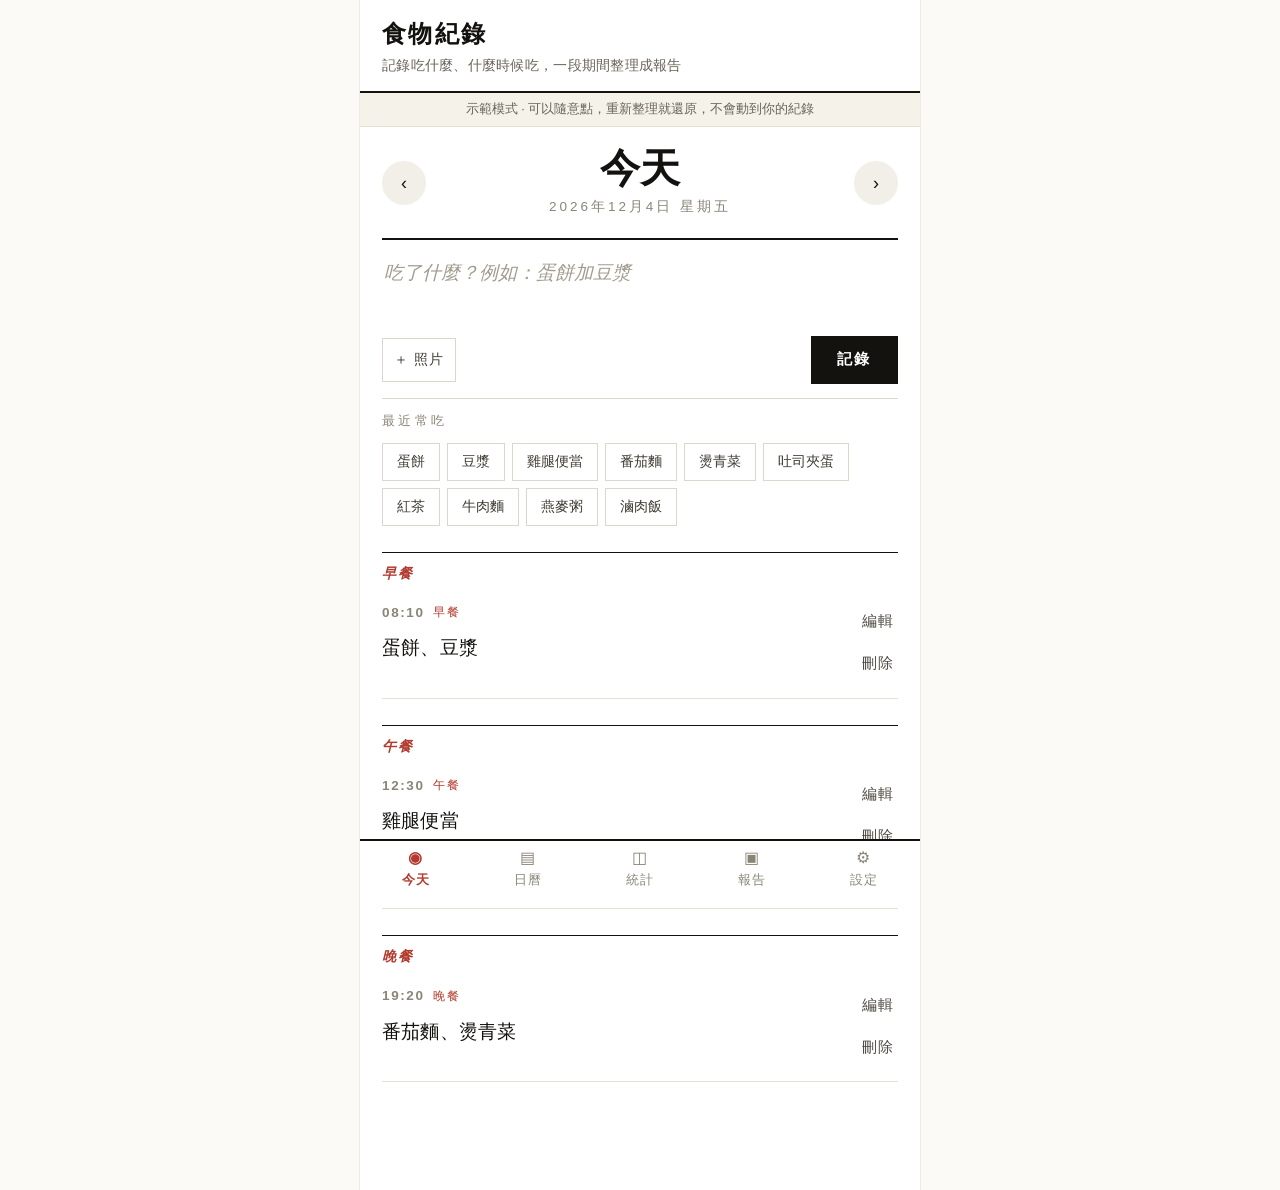
<file: design-demos/dir-5.html>
<!DOCTYPE html>
<html lang="zh-Hant">
<head>
<meta charset="utf-8">
<meta name="viewport" content="width=device-width,initial-scale=1,viewport-fit=cover">
<meta name="theme-color" content="#0f766e">
<title>食物紀錄</title>
<style>
*{box-sizing:border-box;-webkit-tap-highlight-color:transparent}
html,body{margin:0;padding:0}
body{background:#f6f6f4;color:#1a202c;font:16px/1.55 -apple-system,"PingFang TC","Noto Sans TC","Microsoft JhengHei",sans-serif}
.app{max-width:560px;margin:0 auto;background:#fff;min-height:100vh;display:flex;flex-direction:column;box-shadow:0 0 0 1px #ecebe7}
.appbar{position:sticky;top:0;z-index:6;background:#fff;border-bottom:1px solid #ecebe7;padding:11px 16px 9px}
.appbar h1{margin:0;font-size:19px;font-weight:700;letter-spacing:.02em}
.appbar .sub{margin:2px 0 0;font-size:12.5px;color:#7c8894}
main{flex:1}
.view{display:none;padding:14px 16px 96px}
.view.on{display:block}

/* 日期列 */
.daterow{display:flex;align-items:center;gap:10px;margin-bottom:14px}
.daterow .mid{flex:1;text-align:center}
.daterow .day{font-size:17px;font-weight:700}
.daterow .date{font-size:12.5px;color:#7c8894;margin-top:1px}
.iconbtn{width:44px;height:44px;border-radius:10px;border:1px solid #e4e3de;background:#fff;font-size:18px;color:#3d4854;cursor:pointer}
.iconbtn:active{background:#f2f2ee}

/* 輸入區 */
.composer{border:1px solid #e4e3de;border-radius:12px;padding:10px 11px 11px;background:#fdfdfc}
.composer textarea{width:100%;border:0;background:transparent;resize:none;font:inherit;font-size:15.5px;line-height:1.5;outline:none;min-height:52px;color:#1a202c}
.composer textarea::placeholder{color:#a3adb8}
.crow{display:flex;align-items:center;gap:8px;margin-top:6px}
.crow .spacer{flex:1}
.chipbtn{border:1px solid #e4e3de;background:#fff;border-radius:9px;padding:8px 11px;font-size:13.5px;color:#3d4854;cursor:pointer;display:inline-flex;align-items:center;gap:5px;min-height:38px}
.chipbtn.attached{border-color:#0f766e;color:#0f766e;background:#eef6f4}
.primary{border:0;background:#0f766e;color:#fff;border-radius:9px;padding:10px 20px;font-size:15px;font-weight:600;cursor:pointer;min-height:42px}
.primary:disabled{background:#c8cfd6;cursor:default}
.primary:active{background:#0b5f59}
.ghost{border:1px solid #d9d8d2;background:#fff;border-radius:9px;padding:9px 14px;font-size:14px;color:#3d4854;cursor:pointer;min-height:40px}
.hint{font-size:12px;color:#7c8894}

/* 常用 */
.freq{margin:12px 0 4px}
.freq .lbl{font-size:12px;color:#8b95a1;margin-bottom:7px}
.freq .row{display:flex;flex-wrap:wrap;gap:7px}
.fchip{border:1px solid #e4e3de;background:#fafaf8;border-radius:999px;padding:6px 12px;font-size:13.5px;color:#4b5563;cursor:pointer}
.fchip:active{background:#eef6f4;border-color:#0f766e}

/* 清單 */
.mealgroup{margin-top:16px}
.mealgroup .gtitle{font-size:12px;letter-spacing:.1em;color:#8b95a1;font-weight:600;margin-bottom:7px}
.card{display:flex;gap:10px;align-items:flex-start;padding:12px;border:1px solid #ecebe7;border-radius:11px;background:#fff;margin-bottom:9px}
.card .cardmain{flex:1;min-width:0}
.card .meta{display:flex;align-items:center;gap:8px}
.card .time{font-variant-numeric:tabular-nums;font-size:13px;color:#7c8894;font-weight:600}
.card .meal{font-size:11.5px;color:#0f766e;background:#eef6f4;border-radius:5px;padding:2px 7px}
.card .text{font-size:15.5px;margin-top:5px;word-break:break-word}
.card .note{font-size:13px;color:#6b7280;margin-top:5px;border-left:2px solid #ecebe7;padding-left:8px}
.card .syms{display:flex;flex-wrap:wrap;gap:5px;margin-top:7px}
.sym{font-size:11.5px;background:#fdf1e3;color:#8a4b08;border-radius:5px;padding:2px 7px}
.thumb{width:64px;height:64px;object-fit:cover;border-radius:9px;flex:0 0 auto;background:#f2f2ee}
.thumb.big{width:96px;height:96px}
.text.muted{color:#8b95a1;font-style:italic}
.cardfoot{flex:0 0 auto;display:flex;flex-direction:column;gap:2px}
.link{border:0;background:none;padding:3px 4px;font-size:12px;color:#7c8894;cursor:pointer;text-align:right}
.link.danger{color:#b5473f}
.editbox{width:100%;border-top:1px dashed #ecebe7;margin-top:10px;padding-top:10px;display:none}
.editbox.on{display:block}
.editrow{display:flex;gap:8px;margin-bottom:8px}
.editrow input,.editrow select,.editrow textarea{font:inherit;font-size:14px;border:1px solid #e4e3de;border-radius:8px;padding:8px 9px;background:#fff;color:#1a202c;outline:none}
.editrow input[type=time]{width:112px}
.editrow select{flex:1}
.editrow textarea{flex:1;resize:vertical;min-height:56px}
.symtoggle{display:flex;flex-wrap:wrap;gap:6px;margin:2px 0 9px}
.symtoggle button{border:1px solid #e4e3de;background:#fafaf8;border-radius:999px;padding:6px 11px;font-size:12.5px;color:#4b5563;cursor:pointer}
.symtoggle button.sel{background:#fdf1e3;border-color:#c98a3c;color:#8a4b08}
.empty{padding:34px 10px;text-align:center;color:#98a2ae;font-size:14px;line-height:1.8}

/* 日曆 */
.calbar{display:flex;align-items:center;gap:10px;margin-bottom:12px}
.calbar .t{flex:1;text-align:center;font-size:16px;font-weight:700}
.wd{display:grid;grid-template-columns:repeat(7,1fr);gap:2px;margin-bottom:6px}
.wd span{text-align:center;font-size:11.5px;color:#98a2ae}
.grid{display:grid;grid-template-columns:repeat(7,1fr);gap:3px}
.cell{aspect-ratio:1/1;border:0;background:#fafaf8;border-radius:8px;display:flex;flex-direction:column;align-items:center;justify-content:center;gap:2px;font-size:13px;color:#3d4854;cursor:pointer;padding:0}
.cell.blank{background:transparent;cursor:default}
.cell.has{background:#eef6f4;color:#0b5f59;font-weight:600}
.cell.today{outline:2px solid #0f766e;outline-offset:-2px}
.cell .dot{width:5px;height:5px;border-radius:50%;background:#0f766e}
.cell.sel{background:#0f766e;color:#fff}
.cell.sel .dot{background:#fff}
.calsum{margin-top:14px;font-size:13.5px;color:#4b5563;line-height:1.9}
.calsum b{color:#0f766e}
.calday{margin-top:16px;padding-top:14px;border-top:1px solid #ecebe7}
.calday .dt{display:flex;align-items:baseline;gap:8px;margin-bottom:6px}
.calday .dt .d{font-size:16px;font-weight:700;color:#1a202c}
.calday .dt .n{font-size:12.5px;color:#7c8894}
.calday .quick{display:flex;gap:8px;margin:10px 0 4px}
.calday .quick input{flex:1;border:1px solid #e3e6e1;border-radius:9px;padding:11px 12px;font:inherit;font-size:15px;background:#fff;min-width:0}
.calday .quick button{flex:0 0 auto;min-height:44px;padding:0 18px}

/* 統計 */
.rangerow{display:flex;flex-wrap:wrap;gap:7px;margin-bottom:12px}
.rchip{border:1px solid #e4e3de;background:#fff;border-radius:999px;padding:8px 14px;font-size:13.5px;color:#4b5563;cursor:pointer;min-height:38px}
.rchip.on{background:#0f766e;border-color:#0f766e;color:#fff}
.customrange{display:none;gap:8px;align-items:center;margin-bottom:12px;flex-wrap:wrap}
.customrange.on{display:flex}
.customrange input{font:inherit;font-size:13.5px;border:1px solid #e4e3de;border-radius:8px;padding:7px 8px;color:#1a202c}
.period{font-size:12.5px;color:#7c8894;margin-bottom:12px}
.tiles{display:grid;grid-template-columns:repeat(2,1fr);gap:9px;margin-bottom:16px}
.tile{border:1px solid #ecebe7;border-radius:11px;padding:11px 12px;background:#fff}
.tile .k{font-size:11.5px;color:#8b95a1}
.tile .v{font-size:21px;font-weight:700;margin-top:2px;font-variant-numeric:tabular-nums}
.tile .s{font-size:11.5px;color:#7c8894;margin-top:1px}
.sec{margin-top:18px}
.sec h3{margin:0 0 9px;font-size:13px;letter-spacing:.06em;color:#3d4854}
.rank{list-style:none;margin:0;padding:0}
.rank li{display:flex;align-items:center;gap:9px;padding:7px 0;border-bottom:1px solid #f2f2ee;font-size:14px}
.rank li .n{flex:1;min-width:0;overflow:hidden;text-overflow:ellipsis;white-space:nowrap}
.rank li .c{font-size:12.5px;color:#7c8894;font-variant-numeric:tabular-nums}
.rank li .bar{height:4px;border-radius:2px;background:#0f766e;flex:0 0 auto}
.miss{font-size:13px;color:#8a4b08;line-height:1.8}
.hours{display:flex;gap:2px;margin-top:8px}
.hours i{flex:1;height:26px;background:#f2f2ee;border-radius:3px;position:relative}
.hours i b{position:absolute;left:0;right:0;bottom:0;background:#0f766e;border-radius:3px}
.axisline{display:flex;justify-content:space-between;font-size:11px;color:#98a2ae;margin-top:4px}

/* 報告 */
.opts{display:flex;flex-wrap:wrap;gap:14px;margin-bottom:12px;font-size:13.5px;color:#4b5563}
.opts label{display:flex;align-items:center;gap:6px;cursor:pointer}
.opts input{width:17px;height:17px;accent-color:#0f766e}
.sheet{border:1px solid #ecebe7;border-radius:11px;padding:14px;background:#fff;margin-top:12px}
.sheet h2{margin:0;font-size:17px}
.sheet .range{font-size:12.5px;color:#7c8894;margin:3px 0 12px}
.dayblk{margin-top:14px;border-top:1px solid #f2f2ee;padding-top:10px}
.dayblk h4{margin:0 0 8px;font-size:14px;color:#0f766e}
.mline{display:flex;gap:8px;padding:5px 0;font-size:13.5px;align-items:flex-start}
.mline .t{color:#7c8894;font-variant-numeric:tabular-nums;flex:0 0 44px;font-size:12.5px}
.mline .b{flex:1;min-width:0}
.mline .m{font-size:11px;color:#0f766e;border:1px solid #cfe0dc;border-radius:4px;padding:0 5px;flex:0 0 auto;align-self:flex-start;margin-top:1px}
.rphoto{width:100%;max-width:260px;border-radius:8px;margin:6px 0}
.rsum{font-size:12.5px;line-height:1.85;color:#4b5563;background:#fafaf8;border:1px solid #ecebe7;border-radius:8px;padding:10px 11px;margin-bottom:6px}
.rsum b{color:#0f766e}
.rempty{padding:26px;text-align:center;color:#98a2ae;font-size:13.5px}

/* 設定 */
.setbtn{display:flex;justify-content:space-between;align-items:center;width:100%;text-align:left;border:1px solid #ecebe7;background:#fff;border-radius:11px;padding:14px;font:inherit;font-size:14.5px;color:#1a202c;cursor:pointer;margin-bottom:9px}
.setbtn span.k{color:#7c8894;font-size:12.5px}
.dangerbtn{color:#b5473f;border-color:#f0dcd9}
.info{font-size:12.5px;color:#7c8894;line-height:1.8;margin-top:14px}

/* 底部導覽 */
.tabbar{position:fixed;bottom:0;left:0;right:0;z-index:10;display:flex;background:#fff;border-top:1px solid #ecebe7;padding-bottom:env(safe-area-inset-bottom);max-width:560px;margin:0 auto}
.tabbar button{flex:1;border:0;background:none;padding:9px 0 10px;font:inherit;font-size:12.5px;color:#98a2ae;cursor:pointer;display:flex;flex-direction:column;align-items:center;gap:3px}
.tabbar button .ic{font-size:16px;line-height:1}
.tabbar button.on{color:#0f766e;font-weight:700}

.demobar{background:#fdf6ec;color:#8a4b08;font-size:12.5px;text-align:center;padding:7px 12px;border-bottom:1px solid #eddcbf;line-height:1.5}
/* toast */
.toast{position:fixed;left:50%;bottom:78px;transform:translateX(-50%) translateY(8px);background:#232a33;color:#fff;border-radius:10px;padding:11px 14px;font-size:13.5px;display:flex;gap:14px;align-items:center;opacity:0;pointer-events:none;transition:.18s;z-index:20;max-width:92vw}.toast.on{opacity:1;pointer-events:auto;transform:translateX(-50%) translateY(0)}
.toast button{border:0;background:none;color:#8fd3cb;font:inherit;font-weight:700;cursor:pointer;padding:0}

@media print{
  @page{size:A4;margin:12mm}
  body{background:#fff}
  .app{max-width:none;box-shadow:none}
  .appbar,.tabbar,.toast,.no-print{display:none!important}
  .view{display:none!important;padding:0}
  #v-report{display:block!important;padding:0}
  .sheet{border:0;padding:0}
  .rphoto{max-width:70mm}
  .card,.tile{break-inside:avoid}
}
</style>
</head>
<body>
<div class="app">
  <header class="appbar">
    <h1>食物紀錄</h1>
    <p class="sub" id="subline">記錄吃什麼、什麼時候吃，一段期間整理成報告</p>
  </header>
  <div class="demobar" id="demobar" hidden>示範模式 · 可以隨意點，重新整理就還原，不會動到你的紀錄</div>

  <main>
    <!-- 今天 -->
    <section class="view on" id="v-today">
      <div class="daterow">
        <button class="iconbtn" id="prevDay" aria-label="前一天">‹</button>
        <div class="mid">
          <div class="day" id="dayLabel">今天</div>
          <div class="date" id="dateLabel"></div>
        </div>
        <button class="iconbtn" id="nextDay" aria-label="後一天">›</button>
      </div>

      <div class="composer">
        <textarea id="quickText" rows="2" placeholder="吃了什麼？例如：蛋餅加豆漿"></textarea>
        <div class="crow">
          <button class="chipbtn" id="photoBtn">＋ 照片</button>
          <span class="hint" id="photoHint"></span>
          <span class="spacer"></span>
          <button class="primary" id="addBtn">記錄</button>
        </div>
        <input type="file" id="photoInput" accept="image/*" hidden>
      </div>

      <div class="freq" id="freqWrap" hidden>
        <div class="lbl">最近常吃</div>
        <div class="row" id="freqRow"></div>
      </div>

      <div id="entryList"></div>
    </section>

    <!-- 日曆 -->
    <section class="view" id="v-calendar">
      <div class="calbar">
        <button class="iconbtn" id="calPrev" aria-label="上個月">‹</button>
        <div class="t" id="calTitle"></div>
        <button class="iconbtn" id="calNext" aria-label="下個月">›</button>
      </div>
      <div class="wd"><span>日</span><span>一</span><span>二</span><span>三</span><span>四</span><span>五</span><span>六</span></div>
      <div class="grid" id="calGrid"></div>
      <div class="calsum" id="calSum"></div>
      <div class="calday" id="calDay"></div>
    </section>

    <!-- 統計 -->
    <section class="view" id="v-stats">
      <div class="rangerow" id="rangeRow">
        <button class="rchip" data-range="7">最近 7 天</button>
        <button class="rchip on" data-range="30">最近 30 天</button>
        <button class="rchip" data-range="month">本月</button>
        <button class="rchip" data-range="lastmonth">上月</button>
        <button class="rchip" data-range="custom">自訂</button>
      </div>
      <div class="customrange" id="customRange">
        <input type="date" id="fromDate">
        <span style="color:#98a2ae">到</span>
        <input type="date" id="toDate">
        <button class="ghost" id="applyRange">套用</button>
      </div>
      <div class="period" id="periodLine"></div>

      <div class="tiles" id="statTiles"></div>

      <div class="sec">
        <h3>記錄完整度</h3>
        <div id="completeness"></div>
      </div>

      <div class="sec">
        <h3>最常出現</h3>
        <ul class="rank" id="rankList"></ul>
      </div>

      <div class="sec">
        <h3>進食時間分布</h3>
        <div class="hours" id="hourBars"></div>
        <div class="axisline"><span>0</span><span>6</span><span>12</span><span>18</span><span>23</span></div>
        <div class="hint" id="timeLine" style="margin-top:8px"></div>
      </div>
    </section>

    <!-- 報告 -->
    <section class="view" id="v-report">
      <div class="rangerow no-print" id="repRangeRow">
        <button class="rchip" data-range="7">最近 7 天</button>
        <button class="rchip on" data-range="30">最近 30 天</button>
        <button class="rchip" data-range="month">本月</button>
        <button class="rchip" data-range="lastmonth">上月</button>
        <button class="rchip" data-range="custom">自訂</button>
      </div>
      <div class="customrange no-print" id="repCustomRange">
        <input type="date" id="repFrom">
        <span style="color:#98a2ae">到</span>
        <input type="date" id="repTo">
        <button class="ghost" id="repApply">套用</button>
      </div>
      <div class="opts no-print">
        <label><input type="checkbox" id="optTime" checked>時間</label>
        <label><input type="checkbox" id="optPhoto" checked>照片</label>
        <label><input type="checkbox" id="optSym" checked>症狀</label>
        <label><input type="checkbox" id="optNote" checked>備註</label>
      </div>
      <button class="primary no-print" id="printBtn" style="width:100%;margin-bottom:6px">列印 / 存成 PDF</button>
      <div class="hint no-print" style="text-align:center;margin-bottom:10px">在列印對話框選「另存為 PDF」即可</div>
      <div class="sheet" id="reportSheet"></div>
    </section>

    <!-- 設定 -->
    <section class="view" id="v-settings">
      <button class="setbtn" id="exportBtn">匯出備份 <span class="k">JSON</span></button>
      <label class="setbtn" id="importBtn" for="importInput">匯入備份 <span class="k">合併資料</span></label>
      <input type="file" id="importInput" accept="application/json,.json" style="position:absolute;left:-9999px;top:0;width:1px;height:1px;opacity:0">
      <button class="setbtn" id="copyBtn">複製備份文字 <span class="k">匯出失敗時用</span></button>
      <button class="setbtn" id="storageBtn">本機儲存空間 <span class="k" id="storageLine">查看</span></button>
      <button class="setbtn" id="demoBtn">載入範例資料 <span class="k">測試用</span></button>
      <button class="setbtn dangerbtn" id="clearBtn">清空所有紀錄 <span class="k">不可復原</span></button>
      <div class="info">
        資料只存在這台裝置的瀏覽器裡（IndexedDB），不會上傳。<br>
        換裝置、換網址、清瀏覽器資料、或長時間（超過一週）沒開，都可能看不到舊紀錄，所以請定期「匯出備份」。<br>
        <span id="backupLine">還沒有備份紀錄</span><br><br>
        目前版本：v0.2（日曆可就地查看與修改）
      </div>

    </section>
  </main>
</div>

<nav class="tabbar" id="tabbar">
  <button class="on" data-view="today"><span class="ic">◉</span>今天</button>
  <button data-view="calendar"><span class="ic">▤</span>日曆</button>
  <button data-view="stats"><span class="ic">◫</span>統計</button>
  <button data-view="report"><span class="ic">▣</span>報告</button>
  <button data-view="settings"><span class="ic">⚙</span>設定</button>
</nav>

<div class="toast" id="toast"><span id="toastText"></span><button id="toastAct" hidden></button></div>

<script>
(function(){
"use strict";

/* ---------- 基本工具 ---------- */
var $ = function(s,r){ return (r||document).querySelector(s); };
var $$ = function(s,r){ return Array.prototype.slice.call((r||document).querySelectorAll(s)); };
var MEALS = ["早餐","午餐","點心","晚餐","宵夜"];
var SYMPTOMS = ["脹氣","腹瀉","胃痛","疲倦","過敏","頭暈"];

function pad(n){ return String(n).padStart(2,"0"); }
function ymd(d){ return d.getFullYear()+"-"+pad(d.getMonth()+1)+"-"+pad(d.getDate()); }
function todayStr(){ return ymd(new Date()); }
function parseYmd(s){ var p=s.split("-").map(Number); return new Date(p[0],p[1]-1,p[2]); }
function addDays(s,n){ var d=parseYmd(s); d.setDate(d.getDate()+n); return ymd(d); }
function diffDays(a,b){ return Math.round((parseYmd(b)-parseYmd(a))/86400000); }
function niceDate(s){ var d=parseYmd(s); return d.getFullYear()+"年"+(d.getMonth()+1)+"月"+d.getDate()+"日 星期"+"日一二三四五六"[d.getDay()]; }
function shortDate(s){ var d=parseYmd(s); return (d.getMonth()+1)+"/"+d.getDate(); }
function nowTime(){ var d=new Date(); return pad(d.getHours())+":"+pad(d.getMinutes()); }
function esc(s){ return String(s==null?"":s).replace(/&/g,"&amp;").replace(/</g,"&lt;").replace(/>/g,"&gt;").replace(/"/g,"&quot;").replace(/'/g,"&#39;"); }
function uid(){ return (crypto && crypto.randomUUID) ? crypto.randomUUID() : (Date.now().toString(36)+Math.random().toString(36).slice(2,8)); }
function mealFromTime(t){
  var h = parseInt(String(t).slice(0,2),10);
  if(h>=5 && h<11) return "早餐";
  if(h>=11 && h<15) return "午餐";
  if(h>=15 && h<17) return "點心";
  if(h>=17 && h<21) return "晚餐";
  return "宵夜";
}

/* ---------- 資料層 ---------- */
var DB_NAME="foodlog-db", STORE="entries", db=null, entries=[], selectedDate=todayStr(), pendingPhoto=null;
var DEMO = true;  /* 雜誌內頁 */

function openDB(){
  return new Promise(function(res,rej){
    var req = indexedDB.open(DB_NAME,1);
    req.onupgradeneeded = function(){
      var d = req.result;
      if(!d.objectStoreNames.contains(STORE)) d.createObjectStore(STORE,{keyPath:"id"});
    };
    req.onsuccess = function(){ res(req.result); };
    req.onerror = function(){ rej(req.error); };
  });
}
function store(mode){ return db.transaction(STORE,mode).objectStore(STORE); }
function dbAll(){ return new Promise(function(res,rej){ var r=store("readonly").getAll(); r.onsuccess=function(){res(r.result||[]);}; r.onerror=function(){rej(r.error);}; }); }
function dbPut(o){ if(DEMO) return Promise.resolve(); return new Promise(function(res,rej){ var r=store("readwrite").put(o); r.onsuccess=function(){res();}; r.onerror=function(){rej(r.error);}; }); }
function dbDel(id){ if(DEMO) return Promise.resolve(); return new Promise(function(res,rej){ var r=store("readwrite").delete(id); r.onsuccess=function(){res();}; r.onerror=function(){rej(r.error);}; }); }

/* ---------- 狀態 ---------- */
var view="today", rangeMode="30", customFrom=addDays(todayStr(),-29), customTo=todayStr();
var calY=new Date().getFullYear(), calM=new Date().getMonth();
var lastDeleted=null;

/* ---------- 畫面切換 ---------- */
function setView(v){
  view=v;
  $$(".view").forEach(function(el){ el.classList.toggle("on", el.id==="v-"+v); });
  $$("#tabbar button").forEach(function(b){ b.classList.toggle("on", b.dataset.view===v); });
  if(v==="calendar") renderCalendar();
  if(v==="stats") renderStats();
  if(v==="report") renderReport();
  window.scrollTo(0,0);
}

/* ---------- 今天 ---------- */
function renderToday(){
  var isToday = selectedDate===todayStr();
  $("#dayLabel").textContent = isToday ? "今天" : (selectedDate===addDays(todayStr(),-1) ? "昨天" : niceDate(selectedDate).replace(/ \S+$/,""));
  $("#dateLabel").textContent = niceDate(selectedDate);

  var list = entries.filter(function(e){ return e.date===selectedDate; })
                   .sort(function(a,b){ return a.time.localeCompare(b.time); });
  var wrap = $("#entryList");
  if(!list.length){
    wrap.innerHTML = '<div class="empty">這天還沒有紀錄。<br>在上面打一句話就能開始；用 ‹ › 或到日曆頁點日期可以看別天。</div>';
    return;
  }
  var html="";
  MEALS.forEach(function(m){
    var g = list.filter(function(e){ return e.meal===m; });
    if(!g.length) return;
    html += '<div class="mealgroup"><div class="gtitle">'+m+'</div>'+g.map(cardHTML).join("")+'</div>';
  });
  var other = list.filter(function(e){ return MEALS.indexOf(e.meal)<0; });
  if(other.length) html += '<div class="mealgroup"><div class="gtitle">其他</div>'+other.map(cardHTML).join("")+'</div>';
  wrap.innerHTML = html;
}

function cardHTML(e){
  var syms = (e.symptoms&&e.symptoms.length) ? '<div class="syms">'+e.symptoms.map(function(s){return '<span class="sym">'+esc(s)+'</span>';}).join("")+'</div>' : "";
  var photo = e.photo ? '<img class="thumb'+(e.text?"":" big")+'" src="'+e.photo+'" alt="餐點照片">' : "";
  var note = e.note ? '<div class="note">'+esc(e.note)+'</div>' : "";
  var symOpts = SYMPTOMS.map(function(s){
    var on = (e.symptoms||[]).indexOf(s)>=0;
    return '<button type="button" data-sym="'+esc(s)+'" class="'+(on?"sel":"")+'">'+esc(s)+'</button>';
  }).join("");
  var mealOpts = MEALS.map(function(m){ return '<option value="'+m+'"'+(m===e.meal?" selected":"")+'>'+m+'</option>'; }).join("");

  return '<article class="card" data-meal="'+esc(e.meal)+'" data-id="'+e.id+'">'+
    '<div class="cardmain">'+
      '<div class="meta"><span class="time">'+e.time+'</span><span class="meal">'+e.meal+'</span></div>'+
      (e.text ? '<div class="text">'+esc(e.text)+'</div>' : '<div class="text muted">只有照片，還沒有文字</div>')+ syms + note +
    '</div>'+ photo +
    '<div class="cardfoot no-print">'+
      '<button class="link" data-act="edit">編輯</button>'+
      '<button class="link danger" data-act="del">刪除</button>'+
    '</div>'+
    '<div class="editbox">'+
      '<div class="editrow"><input type="time" data-f="time" value="'+e.time+'">'+
        '<select data-f="meal">'+mealOpts+'</select></div>'+
      '<div class="editrow"><textarea data-f="text" placeholder="吃了什麼">'+esc(e.text)+'</textarea></div>'+
      '<div class="symtoggle">'+symOpts+'</div>'+
      '<div class="editrow"><textarea data-f="note" placeholder="備註（選填）">'+esc(e.note||"")+'</textarea></div>'+
      '<div class="crow"><button class="ghost" data-act="cancel">取消</button><span class="spacer"></span><button class="primary" data-act="save">儲存</button></div>'+
    '</div>'+
  '</article>';
}

function renderFreq(){
  var from = addDays(todayStr(),-30);
  var counts = {};
  entries.filter(function(e){ return e.date>=from; }).forEach(function(e){
    tokensOf(e).forEach(function(t){ counts[t]=(counts[t]||0)+1; });
  });
  var top = Object.keys(counts).sort(function(a,b){ return counts[b]-counts[a]; }).slice(0,10);
  var wrap = $("#freqWrap"), row = $("#freqRow");
  if(!top.length){ wrap.hidden = true; return; }
  wrap.hidden = false;
  row.innerHTML = top.map(function(t){ return '<button class="fchip" type="button">'+esc(t)+'</button>'; }).join("");
}

function tokensOf(e){
  if(e.items && e.items.length){
    return e.items.map(function(i){ return (typeof i==="string")? i : i.name; }).filter(function(s){ return s && s.trim(); });
  }
  var MEASURE = {"顆":1,"粒":1,"碗":1,"杯":1,"份":1,"個":1,"片":1,"塊":1,"條":1,"支":1,"根":1,"盤":1,"碟":1,"匙":1,"口":1,"把":1,"瓶":1,"包":1,"盒":1,"串":1,"斤":1,"克":1,"公克":1,"毫升":1,"cc":1,"大":1,"小":1,"中":1};
  return String(e.text||"").split(/[、,，。;；\/\s]+/).filter(function(s){
    if(!s || /^\d+$/.test(s)) return false;
    if(s.length===1 && MEASURE[s]) return false;
    if(/^(\d+(\.\d+)?)'?$/.test(s)) return false;
    return true;
  });
}

/* ---------- 新增 ---------- */
async function addEntry(){
  var text = $("#quickText").value.trim();
  if(!text && !pendingPhoto){ toast("先打一句話，或加一張照片"); return; }
  var t = nowTime();
  var e = {
    id: uid(), date: selectedDate, time: t, meal: mealFromTime(t),
    text: text, items: [], symptoms: [], note: "",
    photo: pendingPhoto || null, createdAt: new Date().toISOString()
  };
  await dbPut(e);
  entries.push(e);
  $("#quickText").value = "";
  clearPhoto();
  renderToday(); renderFreq();
  toast("已記錄 " + e.time + " " + e.meal);
}

function clearPhoto(){
  pendingPhoto=null;
  $("#photoBtn").classList.remove("attached");
  $("#photoBtn").textContent = "＋ 照片";
  $("#photoHint").textContent = "";
}

function compressImage(file){
  return new Promise(function(res,rej){
    var img = new Image();
    var url = URL.createObjectURL(file);
    img.onload = function(){
      var max = 800;
      var w = img.naturalWidth, h = img.naturalHeight;
      var scale = Math.min(1, max/Math.max(w,h));
      var cw = Math.round(w*scale), ch = Math.round(h*scale);
      var c = document.createElement("canvas");
      c.width = cw; c.height = ch;
      c.getContext("2d").drawImage(img,0,0,cw,ch);
      URL.revokeObjectURL(url);
      try { res(c.toDataURL("image/jpeg",0.72)); } catch(err){ rej(err); }
    };
    img.onerror = function(){ URL.revokeObjectURL(url); rej(new Error("圖片讀取失敗")); };
    img.src = url;
  });
}

/* ---------- 刪除 / 復原 ---------- */
async function removeEntry(id){
  var e = entries.filter(function(x){ return x.id===id; })[0];
  if(!e) return;
  if(!confirm("刪除這筆紀錄？")) return;
  await dbDel(id);
  entries = entries.filter(function(x){ return x.id!==id; });
  lastDeleted = e;
  renderAll();
  toast("已刪除一筆", "復原", async function(){
    await dbPut(lastDeleted);
    entries.push(lastDeleted);
    renderAll();
    toast("已復原");
  });
}

/* ---------- 日曆 ---------- */
function renderCalendar(){
  var first = new Date(calY, calM, 1);
  var days = new Date(calY, calM+1, 0).getDate();
  var lead = first.getDay();
  $("#calTitle").textContent = calY + "年 " + (calM+1) + " 月";

  var counts = {};
  entries.forEach(function(e){ counts[e.date] = (counts[e.date]||0)+1; });

  var html = "";
  for(var i=0;i<lead;i++) html += '<div class="cell blank"></div>';
  for(var d=1; d<=days; d++){
    var ds = ymd(new Date(calY,calM,d));
    var cls = "cell";
    if(counts[ds]) cls += " has";
    if(ds===todayStr()) cls += " today";
    if(ds===selectedDate) cls += " sel";
    html += '<button class="'+cls+'" data-date="'+ds+'">'+d+(counts[ds]?'<i class="dot"></i>':'')+'</button>';
  }
  $("#calGrid").innerHTML = html;

  var inMonth = entries.filter(function(e){ return e.date.slice(0,7)===ymd(new Date(calY,calM,1)).slice(0,7); });
  var uniq = {};
  inMonth.forEach(function(e){ uniq[e.date]=1; });
  $("#calSum").innerHTML = "本月已記 <b>"+Object.keys(uniq).length+"</b> 天，共 <b>"+days+"</b> 天；"+
    "紀錄 <b>"+inMonth.length+"</b> 筆。<br><span style='color:#98a2ae;font-size:12.5px'>點日期，下方直接顯示那天的紀錄，可就地修改。</span>";
  renderCalDay();
}

function renderCalDay(){
  var wrap = $("#calDay"); if(!wrap) return;
  var list = entries.filter(function(e){ return e.date===selectedDate; })
                    .sort(function(a,b){ return a.time.localeCompare(b.time); });
  var d = parseYmd(selectedDate);
  var head = '<div class="dt"><span class="d">'+(d.getMonth()+1)+' 月 '+d.getDate()+' 日</span>'+
             '<span class="n">星期'+"日一二三四五六"[d.getDay()]+'・'+(list.length? list.length+' 筆':'尚無紀錄')+'</span></div>';
  var body = "";
  if(list.length){
    MEALS.forEach(function(m){
      var g = list.filter(function(e){ return e.meal===m; });
      if(!g.length) return;
      body += '<div class="mealgroup"><div class="gtitle">'+m+'</div>'+g.map(cardHTML).join("")+'</div>';
    });
    var other = list.filter(function(e){ return MEALS.indexOf(e.meal)<0; });
    if(other.length) body += '<div class="mealgroup"><div class="gtitle">其他</div>'+other.map(cardHTML).join("")+'</div>';
  } else {
    body = '<div class="empty">這天還沒有紀錄。在下面打一句話就能補記。</div>';
  }
  wrap.innerHTML = head + body +
    '<div class="quick"><input id="calQuick" placeholder="補記這一天吃了什麼"><button class="primary" id="calAdd">記錄</button></div>';
  $("#calAdd").onclick = function(){ addEntryTo(selectedDate); };
}

async function addEntryTo(date){
  var txt = ($("#calQuick").value || "").trim();
  if(!txt){ toast("先打一句話"); return; }
  var t = nowTime();
  var e = {id:uid(), date:date, time:t, meal:mealFromTime(t), text:txt, items:[],
           symptoms:[], note:"", photo:null, createdAt:new Date().toISOString()};
  await dbPut(e);
  entries.push(e);
  $("#calQuick").value = "";
  renderAll();
  toast("已補記 "+shortDate(date)+" "+t);
}

/* ---------- 統計 ---------- */
function rangeBounds(){
  if(rangeMode==="7") return {from: addDays(todayStr(),-6), to: todayStr()};
  if(rangeMode==="30") return {from: addDays(todayStr(),-29), to: todayStr()};
  if(rangeMode==="month"){ var d=new Date(); return {from: ymd(new Date(d.getFullYear(),d.getMonth(),1)), to: ymd(new Date(d.getFullYear(),d.getMonth()+1,0))}; }
  if(rangeMode==="lastmonth"){ var d2=new Date(); return {from: ymd(new Date(d2.getFullYear(),d2.getMonth()-1,1)), to: ymd(new Date(d2.getFullYear(),d2.getMonth(),0))}; }
  return {from: customFrom, to: customTo};
}

function renderStats(){
  var b = rangeBounds();
  if(b.from > b.to){ var t=b.from; b.from=b.to; b.to=t; }
  var days = diffDays(b.from,b.to)+1;
  var inRange = entries.filter(function(e){ return e.date>=b.from && e.date<=b.to; });
  $("#periodLine").textContent = niceDate(b.from).replace(/ \S+$/,"") + " — " + niceDate(b.to).replace(/ \S+$/,"") + "（共 " + days + " 天）";

  var recDays = {}, tok = {}, hours = {};
  var firstT=[], lastT=[];
  inRange.forEach(function(e){
    recDays[e.date]=1;
    tokensOf(e).forEach(function(t){ tok[t]=(tok[t]||0)+1; });
    var h = parseInt(e.time.slice(0,2),10);
    hours[h]=(hours[h]||0)+1;
  });
  var byDay = {};
  inRange.forEach(function(e){ (byDay[e.date] = byDay[e.date]||[]).push(e); });
  Object.keys(byDay).forEach(function(d){
    var es = byDay[d].slice().sort(function(x,y){ return x.time.localeCompare(y.time); });
    firstT.push(es[0].time); lastT.push(es[es.length-1].time);
  });

  var recN = Object.keys(recDays).length;
  var pct = days ? Math.round(recN/days*100) : 0;
  var divN = Object.keys(tok).length;

  $("#statTiles").innerHTML =
    tile("記錄完整度", pct+"%", "記了 "+recN+"／"+days+" 天") +
    tile("紀錄筆數", inRange.length, "平均每天 "+(recN? (inRange.length/recN).toFixed(1):"0")+" 筆") +
    tile("食物多樣性", divN, "不同食物／詞") +
    tile("有症狀的餐", inRange.filter(function(e){ return e.symptoms && e.symptoms.length; }).length, "可對照吃了什麼");

  // 完整度
  var missing = [];
  for(var i=0;i<days;i++){
    var ds = addDays(b.from,i);
    if(!recDays[ds]) missing.push(ds);
  }
  $("#completeness").innerHTML = recN===days
    ? '<div class="hint">這期間每一天都有紀錄。</div>'
    : '<div class="hint">缺 <b style="color:#8a4b08">'+missing.length+'</b> 天'+(missing.length?'：'+missing.slice(0,8).map(shortDate).join("、")+(missing.length>8?" 等":""):"")+'</div>'+
      '<div style="height:8px;background:#f2f2ee;border-radius:4px;margin-top:8px;overflow:hidden"><div style="width:'+pct+'%;height:100%;background:#0f766e"></div></div>';

  // 排行
  var rank = Object.keys(tok).sort(function(a,b2){ return tok[b2]-tok[a]; }).slice(0,12);
  var max = rank.length ? tok[rank[0]] : 1;
  $("#rankList").innerHTML = rank.length ? rank.map(function(t){
    return '<li><span class="bar" style="width:'+Math.max(6, Math.round(tok[t]/max*46))+'px"></span><span class="n">'+esc(t)+'</span><span class="c">'+tok[t]+' 次</span></li>';
  }).join("") : '<li style="color:#98a2ae;border:0">這期間還沒有紀錄</li>';

  // 時段
  var hmax = 1;
  for(var h=0;h<24;h++){ if((hours[h]||0)>hmax) hmax=hours[h]; }
  var bars="";
  for(var h2=0;h2<24;h2++){
    bars += '<i><b style="height:'+Math.round((hours[h2]||0)/hmax*100)+'%"></b></i>';
  }
  $("#hourBars").innerHTML = bars;

  var tl = "";
  if(firstT.length){
    var avgFirst = avgTime(firstT), avgLast = avgTime(lastT);
    tl = "最早的一餐平均 " + avgFirst + "，最晚的一餐平均 " + avgLast +
         "，進食時間約 " + windowHours(avgFirst, avgLast) + " 小時。";
  } else {
    tl = "這期間沒有紀錄。";
  }
  $("#timeLine").textContent = tl;
}

function tile(k,v,s){ return '<div class="tile"><div class="k">'+k+'</div><div class="v">'+v+'</div><div class="s">'+s+'</div></div>'; }
function toMin(t){ return parseInt(t.slice(0,2),10)*60 + parseInt(t.slice(3,5),10); }
function avgTime(list){
  var sum = list.reduce(function(a,t){ return a+toMin(t); },0)/list.length;
  var m = Math.round(sum);
  return pad(Math.floor(m/60)%24)+":"+pad(m%60);
}
function windowHours(a,b){
  var d = toMin(b)-toMin(a); if(d<0) d+=1440;
  return (d/60).toFixed(1);
}

/* ---------- 報告 ---------- */
function renderReport(){
  var b = rangeBounds();
  if(b.from > b.to){ var t=b.from; b.from=b.to; b.to=t; }
  var list = entries.filter(function(e){ return e.date>=b.from && e.date<=b.to; })
                    .sort(function(a,c){ return (a.date+a.time).localeCompare(c.date+c.time); });

  var showTime=$("#optTime").checked, showPhoto=$("#optPhoto").checked,
      showSym=$("#optSym").checked, showNote=$("#optNote").checked;

  var head = '<h2>食物紀錄期間報告</h2><div class="range">'+
    niceDate(b.from).replace(/ \S+$/,"")+' — '+niceDate(b.to).replace(/ \S+$/,"")+
    '　共 '+(diffDays(b.from,b.to)+1)+' 天／'+list.length+' 筆　列印日期 '+todayStr()+'</div>';

  if(!list.length){
    $("#reportSheet").innerHTML = head + '<div class="rempty">這段期間沒有紀錄。</div>';
    return;
  }

  var days = diffDays(b.from,b.to)+1;
  var recSet = {}, tok = {}, symCount = 0, symTally = {};
  list.forEach(function(e){
    recSet[e.date] = 1;
    tokensOf(e).forEach(function(t){ tok[t]=(tok[t]||0)+1; });
    if(e.symptoms && e.symptoms.length){
      symCount++;
      e.symptoms.forEach(function(s){ symTally[s]=(symTally[s]||0)+1; });
    }
  });
  var top = Object.keys(tok).sort(function(a,c){ return tok[c]-tok[a]; }).slice(0,5)
    .map(function(t){ return esc(t)+"（"+tok[t]+"）"; }).join("、");
  var symLine = Object.keys(symTally).sort(function(a,c){ return symTally[c]-symTally[a]; })
    .map(function(s){ return esc(s)+" "+symTally[s]+" 次"; }).join("、");
  var sum = '<div class="rsum">期間 <b>'+days+'</b> 天，有紀錄 <b>'+Object.keys(recSet).length+'</b> 天，共 <b>'+list.length+'</b> 筆；有症狀的餐 <b>'+symCount+'</b> 筆。'+
    (top ? "<br>最常出現："+top : "")+
    (symLine ? "<br>症狀："+symLine : "")+'</div>';

  var byDate = {};
  list.forEach(function(e){ (byDate[e.date]=byDate[e.date]||[]).push(e); });

  var body = Object.keys(byDate).sort().map(function(d){
    var es = byDate[d].sort(function(a,c){ return a.time.localeCompare(c.time); });
    return '<div class="dayblk"><h4>'+niceDate(d)+'　'+es.length+' 筆</h4>'+ es.map(function(e){
      var left = showTime ? '<span class="t">'+e.time+'</span>' : '';
      var sym = (showSym && e.symptoms && e.symptoms.length) ? '<div class="syms">'+e.symptoms.map(function(s){return '<span class="sym">'+esc(s)+'</span>';}).join("")+'</div>' : "";
      var note = (showNote && e.note) ? '<div class="note">'+esc(e.note)+'</div>' : "";
      var photo = (showPhoto && e.photo) ? '<img class="rphoto" src="'+e.photo+'" alt="餐點照片">' : "";
      var line = e.text ? esc(e.text) : '<span style="color:#8b95a1">（只有照片，沒有文字）</span>';
      return '<div class="mline">'+left+'<span class="m">'+e.meal+'</span><div class="b">'+line+sym+note+photo+'</div></div>';
    }).join("")+'</div>';
  }).join("");

  $("#reportSheet").innerHTML = head + sum + body;
}

/* ---------- 匯出 / 匯入 ---------- */
function backupText(){
  return JSON.stringify({version:1, exportedAt:new Date().toISOString(), entries:entries}, null, 2);
}
function backupName(){ return "食物紀錄-"+todayStr()+".json"; }
function markBackup(){
  try { localStorage.setItem("fl-last-backup", new Date().toISOString()); } catch(e){}
  showBackupLine();
}
function showBackupLine(){
  var el = $("#backupLine"); if(!el) return;
  var v = null;
  try { v = localStorage.getItem("fl-last-backup"); } catch(e){}
  el.textContent = v ? ("上次備份：" + v.slice(0,10) + "（換裝置時用它匯入）") : "還沒有備份紀錄";
}

async function exportJSON(){
  var text = backupText(), name = backupName();
  // 手機優先：用系統分享（可存到「檔案」App 或傳給自己）
  try {
    if(window.File && navigator.canShare){
      var file = new File([text], name, {type:"application/json"});
      if(navigator.canShare({files:[file]})){
        await navigator.share({files:[file], title:"食物紀錄備份"});
        markBackup(); toast("已交出備份檔"); return;
      }
    }
  } catch(err){
    if(err && err.name==="AbortError") return;   // 使用者取消，不算失敗
  }
  // 桌機／不支援分享：走一般下載
  var blob = new Blob([text], {type:"application/json"});
  var url = URL.createObjectURL(blob);
  var a = document.createElement("a");
  a.href = url; a.download = name;
  document.body.appendChild(a); a.click(); a.remove();
  setTimeout(function(){ URL.revokeObjectURL(url); }, 2000);
  markBackup();
  toast("已匯出備份檔");
}

async function copyBackup(){
  var text = backupText();
  try {
    await navigator.clipboard.writeText(text);
    markBackup();
    toast("備份內容已複製，貼到記事本或寄給自己即可");
  } catch(err){
    // 沒有剪貼簿權限時，退成「開一個新視窗讓你自己長按複製」
    var w = window.open("", "_blank");
    if(w){
      w.document.write('<meta name="viewport" content="width=device-width,initial-scale=1"><pre style="white-space:pre-wrap;font:14px/1.6 -apple-system,sans-serif;padding:16px">'+text.replace(/</g,"&lt;")+'</pre>');
      w.document.title = name;
      markBackup();
    } else {
      alert("這個瀏覽器不給複製，請改用「匯出備份」。");
    }
  }
}

async function importJSON(file){
  var text;
  try { text = await file.text(); }
  catch(e){ alert("這個檔案讀不進來，換一個試試。"); return; }
  var data;
  try { data = JSON.parse(text); } catch(e){ alert("檔案格式不對（不是 JSON），無法匯入。"); return; }
  var list = data.entries || (Array.isArray(data) ? data : null);
  if(!list){ alert("這個檔案裡找不到 entries 欄位。"); return; }
  if(DEMO){ toast("示範模式不能匯入，請開正式網址"); return; }
  var added = 0, skipped = 0;
  for(var i=0;i<list.length;i++){
    var e = list[i];
    if(!e || !e.id || !e.date){ skipped++; continue; }
    try { await dbPut(e); added++; } catch(err){ skipped++; }
  }
  entries = await dbAll();
  renderAll();
  toast("匯入 "+added+" 筆" + (skipped ? "，略過 "+skipped+" 筆" : ""));
}

/* ---------- toast ---------- */
var toastTimer=null;
function toast(msg, actLabel, actFn){
  var el = $("#toast"), at = $("#toastAct");
  $("#toastText").textContent = msg;
  if(actLabel){
    at.hidden = false; at.textContent = actLabel;
    at.onclick = function(){ at.hidden=true; el.classList.remove("on"); if(actFn) actFn(); };
  } else { at.hidden = true; at.onclick = null; }
  el.classList.add("on");
  clearTimeout(toastTimer);
  toastTimer = setTimeout(function(){ el.classList.remove("on"); }, actLabel?6000:2600);
}

/* ---------- 事件 ---------- */
$("#prevDay").onclick = function(){ selectedDate = addDays(selectedDate,-1); renderToday(); };
$("#nextDay").onclick = function(){ selectedDate = addDays(selectedDate,1); renderToday(); };
$("#addBtn").onclick = addEntry;
$("#quickText").addEventListener("keydown", function(ev){
  if((ev.metaKey || ev.ctrlKey) && ev.key==="Enter"){ addEntry(); }
});
$("#photoBtn").onclick = function(){ $("#photoInput").click(); };
$("#photoInput").onchange = async function(ev){
  var f = ev.target.files && ev.target.files[0];
  if(!f) return;
  try {
    pendingPhoto = await compressImage(f);
    $("#photoBtn").classList.add("attached");
    $("#photoBtn").textContent = "＋ 換照片";
    $("#photoHint").textContent = "已附 1 張（約 " + Math.round(pendingPhoto.length/1024) + " KB）";
  } catch(err){ alert("這張圖讀不進來，換一張試試。"); }
  ev.target.value = "";
};
$("#photoHint").addEventListener("click", clearPhoto);

$("#freqRow").addEventListener("click", function(ev){
  var b = ev.target.closest(".fchip"); if(!b) return;
  var ta = $("#quickText");
  ta.value = ta.value ? (ta.value + "、" + b.textContent) : b.textContent;
  ta.focus();
});

async function handleCardAction(ev){
  var card = ev.target.closest(".card"); if(!card) return;
  var id = card.dataset.id;
  var act = ev.target.dataset.act;

  if(act==="del"){ removeEntry(id); return; }
  if(act==="edit"){ card.querySelector(".editbox").classList.toggle("on"); return; }
  if(act==="cancel"){ card.querySelector(".editbox").classList.remove("on"); return; }
  if(ev.target.dataset.sym){
    ev.target.classList.toggle("sel");
    return;
  }
  if(act==="save"){
    var e = entries.filter(function(x){ return x.id===id; })[0];
    if(!e) return;
    e.time = card.querySelector('[data-f="time"]').value || e.time;
    e.meal = card.querySelector('[data-f="meal"]').value;
    e.text = card.querySelector('[data-f="text"]').value.trim() || e.text;
    e.note = card.querySelector('[data-f="note"]').value.trim();
    e.symptoms = $$('.symtoggle button.sel', card).map(function(b){ return b.dataset.sym; });
    await dbPut(e);
    renderAll();
    toast("已更新");
  }
}
$("#entryList").addEventListener("click", handleCardAction);
$("#calDay").addEventListener("click", handleCardAction);

$("#tabbar").addEventListener("click", function(ev){
  var b = ev.target.closest("button[data-view]"); if(!b) return;
  setView(b.dataset.view);
});

$("#calPrev").onclick = function(){ calM--; if(calM<0){calM=11;calY--;} renderCalendar(); };
$("#calNext").onclick = function(){ calM++; if(calM>11){calM=0;calY++;} renderCalendar(); };
$("#calGrid").addEventListener("click", function(ev){
  var c = ev.target.closest(".cell[data-date]"); if(!c) return;
  selectedDate = c.dataset.date;
  renderCalendar();
});

function syncRange(){
  $$(".rchip").forEach(function(b){ b.classList.toggle("on", b.dataset.range===rangeMode); });
  var show = rangeMode==="custom";
  $("#customRange").classList.toggle("on", show);
  $("#repCustomRange").classList.toggle("on", show);
  if(show){
    $("#fromDate").value = customFrom; $("#toDate").value = customTo;
    $("#repFrom").value = customFrom; $("#repTo").value = customTo;
  }
}

$("#rangeRow").addEventListener("click", function(ev){
  var b = ev.target.closest(".rchip"); if(!b) return;
  rangeMode = b.dataset.range;
  syncRange();
  if(rangeMode!=="custom") renderStats();
});
$("#applyRange").onclick = function(){
  var f=$("#fromDate").value, t=$("#toDate").value;
  if(!f||!t){ alert("兩邊日期都要選。"); return; }
  customFrom=f; customTo=t; renderStats(); syncRange();
};

$("#repRangeRow").addEventListener("click", function(ev){
  var b = ev.target.closest(".rchip"); if(!b) return;
  rangeMode = b.dataset.range;
  syncRange();
  if(rangeMode!=="custom") renderReport();
});
$("#repApply").onclick = function(){
  var f=$("#repFrom").value, t=$("#repTo").value;
  if(!f||!t){ alert("兩邊日期都要選。"); return; }
  customFrom=f; customTo=t; renderReport(); syncRange();
};
["optTime","optPhoto","optSym","optNote"].forEach(function(id){
  $("#"+id).onchange = renderReport;
});
$("#printBtn").onclick = function(){ window.print(); };

$("#exportBtn").onclick = exportJSON;
$("#copyBtn").onclick = copyBackup;
$("#importInput").onchange = async function(ev){
  var f = ev.target.files && ev.target.files[0];
  if(f){
    try { await importJSON(f); }
    catch(err){ alert("匯入時出錯：" + (err && err.message ? err.message : "未知錯誤")); }
  }
  ev.target.value="";
};
$("#storageBtn").onclick = async function(){
  if(!navigator.storage || !navigator.storage.estimate){ $("#storageLine").textContent = "此瀏覽器不支援"; return; }
  var est = await navigator.storage.estimate();
  $("#storageLine").textContent = Math.round(est.usage/1048576) + " MB / 約 " + Math.round(est.quota/1048576) + " MB";
};
$("#demoBtn").onclick = async function(){
  if(!confirm("載入 7 天範例資料？會與現有紀錄並存。")) return;
  var demo = [
    {d:-0,t:"08:10",m:"早餐",x:"蛋餅、豆漿",s:[],n:""},
    {d:-0,t:"12:30",m:"午餐",x:"雞腿便當",s:["脹氣"],n:"吃完有點脹"},
    {d:-0,t:"19:20",m:"晚餐",x:"番茄麵、燙青菜",s:[],n:""},
    {d:-1,t:"08:40",m:"早餐",x:"吐司夾蛋、紅茶",s:[],n:""},
    {d:-1,t:"13:05",m:"午餐",x:"牛肉麵",s:["胃痛"],n:""},
    {d:-2,t:"09:00",m:"早餐",x:"燕麥粥",s:[],n:"自煮"},
    {d:-2,t:"18:50",m:"晚餐",x:"滷肉飯、味噌湯",s:["脹氣"],n:""},
    {d:-3,t:"12:40",m:"午餐",x:"水餃 15 顆",s:[],n:""},
    {d:-4,t:"08:20",m:"早餐",x:"蛋餅、豆漿",s:[],n:""},
    {d:-4,t:"19:00",m:"晚餐",x:"咖哩飯",s:[],n:""},
    {d:-6,t:"12:10",m:"午餐",x:"雞腿便當",s:[],n:""}
  ];
  for(var i=0;i<demo.length;i++){
    var x=demo[i];
    await dbPut({id:uid(), date:addDays(todayStr(),x.d), time:x.t, meal:x.m, text:x.x,
      items:[], symptoms:x.s, note:x.n, photo:null, createdAt:new Date().toISOString()});
  }
  entries = await dbAll(); renderAll();
  toast("已載入範例資料");
};
$("#clearBtn").onclick = async function(){
  if(!confirm("清空所有紀錄？這個動作無法復原，建議先匯出備份。")) return;
  if(!confirm("確定要刪除全部資料嗎？")) return;
  for(var i=0;i<entries.length;i++) await dbDel(entries[i].id);
  entries=[]; renderAll(); toast("已清空");
};

/* ---------- 啟動 ---------- */
function renderAll(){ renderToday(); renderFreq(); if(view==="calendar") renderCalendar(); if(view==="stats") renderStats(); if(view==="report") renderReport(); }

function demoSeed(){
  var rows = [
    {d:0, t:"08:10", m:"早餐", x:"蛋餅、豆漿", s:[], n:""},
    {d:0, t:"12:30", m:"午餐", x:"雞腿便當", s:["脹氣"], n:"吃完有點脹"},
    {d:0, t:"19:20", m:"晚餐", x:"番茄麵、燙青菜", s:[], n:""},
    {d:1, t:"08:40", m:"早餐", x:"吐司夾蛋、紅茶", s:[], n:""},
    {d:1, t:"13:05", m:"午餐", x:"牛肉麵", s:["胃痛"], n:""},
    {d:2, t:"09:00", m:"早餐", x:"燕麥粥", s:[], n:"自煮"},
    {d:2, t:"18:50", m:"晚餐", x:"滷肉飯、味噌湯", s:["脹氣"], n:""},
    {d:3, t:"12:40", m:"午餐", x:"水餃 15 顆", s:[], n:""},
    {d:4, t:"08:20", m:"早餐", x:"蛋餅、豆漿", s:[], n:""},
    {d:4, t:"19:00", m:"晚餐", x:"咖哩飯", s:[], n:""},
    {d:6, t:"12:10", m:"午餐", x:"雞腿便當", s:[], n:""}
  ];
  return rows.map(function(r,i){
    return { id:"demo-"+i, date:addDays(todayStr(),-r.d), time:r.t, meal:r.m, text:r.x,
             items:[], symptoms:r.s.slice(), note:r.n, photo:null, createdAt:"" };
  });
}

(async function init(){
  try {
    if(DEMO){
      entries = demoSeed();
      $("#demobar").hidden = false;
      $("#demoBtn").style.display = "none";
      $("#subline").textContent = "記錄吃什麼、什麼時候吃，一段期間整理成報告";
    } else {
      db = await openDB();
      entries = await dbAll();
      // 請瀏覽器不要把資料清掉（Chrome/Android 有效；iOS 仍受系統規則限制）
      try { if(navigator.storage && navigator.storage.persist) navigator.storage.persist(); } catch(e){}
      $("#subline").textContent = entries.length ? ("共 " + entries.length + " 筆紀錄，全部存在這台裝置") : ("記錄吃什麼、什麼時候吃，一段期間整理成報告");
    }
    showBackupLine();
    $("#fromDate").value = customFrom; $("#toDate").value = customTo;
    syncRange();
    renderAll();
  } catch(err){
    console.error(err);
    var msg = (location.protocol === "file:")
      ? "直接雙擊開啟檔案時，部分瀏覽器會封鎖本機資料庫。<br>請用本機伺服器開啟，或直接部署到 GitHub Pages（見 README）。"
      : "這個瀏覽器不支援本機資料庫（IndexedDB），<br>請改用 Chrome、Edge、Safari 或 Firefox。";
    $("#entryList").innerHTML = '<div class="empty">'+msg+'</div>';
  }
  window.__foodlogReady = true;
})();

})();
</script>
<style>
:root{--serif:"Songti TC","Noto Serif TC","Source Han Serif TC","PMingLiU",serif}
/* ===== E · 雜誌內頁 ===== */
body{background:#fbfaf7;color:#14120f;font-size:17px;line-height:1.65;font-family:-apple-system,"PingFang TC","Noto Sans TC",sans-serif}
.app{background:#fff;box-shadow:0 0 0 1px #f0ece3}
.appbar{background:#fff;border-bottom:2px solid #14120f;padding:20px 22px 14px}
.appbar h1{font-family:var(--serif);font-size:24px;font-weight:700;line-height:1.2;letter-spacing:.1em;margin:0}
.appbar .sub{font-size:13.5px;color:#6a6459;margin-top:6px;letter-spacing:.02em}
.demobar{background:#f5f2ea;color:#6a6459;border-bottom:1px solid #e6e0d2;font-size:12.5px}
.view{padding:22px 22px 108px}
.daterow{align-items:center;margin-bottom:20px}
.daterow .day{font-family:var(--serif);font-size:40px;font-weight:700;line-height:1;letter-spacing:-.01em}
.daterow .date{font-size:13.5px;color:#8b8578;letter-spacing:.22em;margin-top:7px}
.iconbtn{width:44px;height:44px;border:0;background:#f2efe8;border-radius:50%;color:#14120f;font-size:18px}
.composer{border:0;border-top:2px solid #14120f;border-bottom:1px solid #dcd7cc;border-radius:0;background:transparent;
  padding:16px 0 14px}
.composer textarea{font-family:var(--serif);font-size:19px;line-height:1.6;min-height:64px;color:#14120f}
.composer textarea::placeholder{color:#a29c8e;font-style:italic}
.chipbtn{border:1px solid #dcd7cc;border-radius:0;background:#fff;min-height:44px;font-size:14px;color:#3f3b33;letter-spacing:.08em}
.primary{background:#14120f;border-radius:0;min-height:48px;font-size:15px;font-weight:600;letter-spacing:.18em;padding:10px 26px}
.primary:active{background:#2b261f}
.freq .lbl{font-size:12.5px;letter-spacing:.26em;color:#8b8578;margin-bottom:11px}
.fchip{border:1px solid #dcd7cc;border-radius:0;background:#fff;padding:9px 14px;font-size:14px;color:#3f3b33}
.mealgroup{margin-top:26px}
.mealgroup .gtitle{font-family:var(--serif);font-style:italic;font-size:14px;font-weight:600;letter-spacing:.16em;
  color:#b23a2e;border-top:1px solid #14120f;padding-top:9px;margin-bottom:2px}
.card{border:0;border-bottom:1px solid #e6e1d6;border-radius:0;background:transparent;padding:15px 0 14px;margin:0;gap:16px}
.card .time{font-size:13.5px;letter-spacing:.12em;color:#8b8578;font-variant-numeric:tabular-nums}
.card .meal{background:transparent;border:0;color:#b23a2e;font-size:12px;letter-spacing:.2em;padding:0}
.card .text{font-family:var(--serif);font-size:19px;line-height:1.5;margin-top:10px;letter-spacing:.01em}
.card .note{font-size:14px;color:#6a6459;border-left:2px solid #e6e1d6;padding-left:10px}
.sym{background:#f7e9e6;color:#9a3125;border-radius:0;font-size:12px;letter-spacing:.1em;padding:2px 7px}
.thumb{border-radius:0}
.cardfoot .link{font-size:14.5px;color:#4f4a42;letter-spacing:.06em;min-height:40px;padding:6px 4px}
.text.muted{color:#8b8578;font-style:italic}
.tiles{gap:26px 20px;margin-bottom:22px}
.tile{border:0;border-top:1px solid #14120f;border-radius:0;background:transparent;padding:11px 0 0}
.tile .k{font-size:12.5px;letter-spacing:.14em;color:#8b8578}
.tile .v{font-family:var(--serif);font-size:34px;font-weight:700;line-height:1.05;margin-top:8px}
.tile .s{font-size:12.5px;color:#6a6459;margin-top:4px}
.sec h3{font-family:var(--serif);font-style:italic;font-size:13px;letter-spacing:.16em;color:#14120f}
.rank li{border-bottom:1px solid #eee9df;padding:12px 0;font-size:15.5px}
.rank li .bar{background:#b23a2e;height:3px}
.rank li .c{font-size:12.5px;color:#8b8578}
.rchip{border:1px solid #dcd7cc;border-radius:0;min-height:42px;font-size:14px}
.rchip.on{background:#14120f;border-color:#14120f}
.period{font-size:13px;color:#8b8578;letter-spacing:.06em}
.sheet{border:0;border-top:2px solid #14120f;border-radius:0;padding:18px 0 0}
.sheet h2{font-family:var(--serif);font-size:20px;font-weight:700;letter-spacing:.08em}
.sheet .range{font-size:12.5px;color:#8b8578}
.dayblk h4{color:#b23a2e;font-size:13.5px;letter-spacing:.12em;font-weight:700}
.dayblk{border-top:1px solid #eee9df}
.mline .t{color:#8b8578;font-size:12px}
.opts{font-size:13.5px;color:#3f3b33}
.opts input{accent-color:#b23a2e}
.cell{border-radius:2px;background:#f8f6f1}
.cell.has{background:#f7ece9;color:#9a3125}
.cell.today{outline:2px solid #b23a2e}
.cell.sel{background:#b23a2e}
.cell .dot{background:#b23a2e}
.calsum b{color:#b23a2e}
.tabbar{border-top:2px solid #14120f;background:#fff}
.tabbar button{font-size:13px;color:#8b8578;letter-spacing:.1em}
.tabbar button.on{color:#b23a2e;font-weight:700}
.setbtn{border:0;border-bottom:1px solid #eee9df;border-radius:0;padding:16px 0;font-size:15px}
.info{color:#6a6459}
.hours i{background:#f0ece3}
.hours i b{background:#b23a2e}
.axisline{color:#8b8578}
.chipbtn.attached{border-color:#b23a2e;color:#b23a2e;background:#fbeeec}
#completeness>div[style]{background:#f0ece3!important}
#completeness>div[style]>div{background:#b23a2e!important}
#completeness b{color:#9a3125!important}
.miss{color:#9a3125}
.hint{color:#6a6459}
</style>
</body>
</html>
</file>
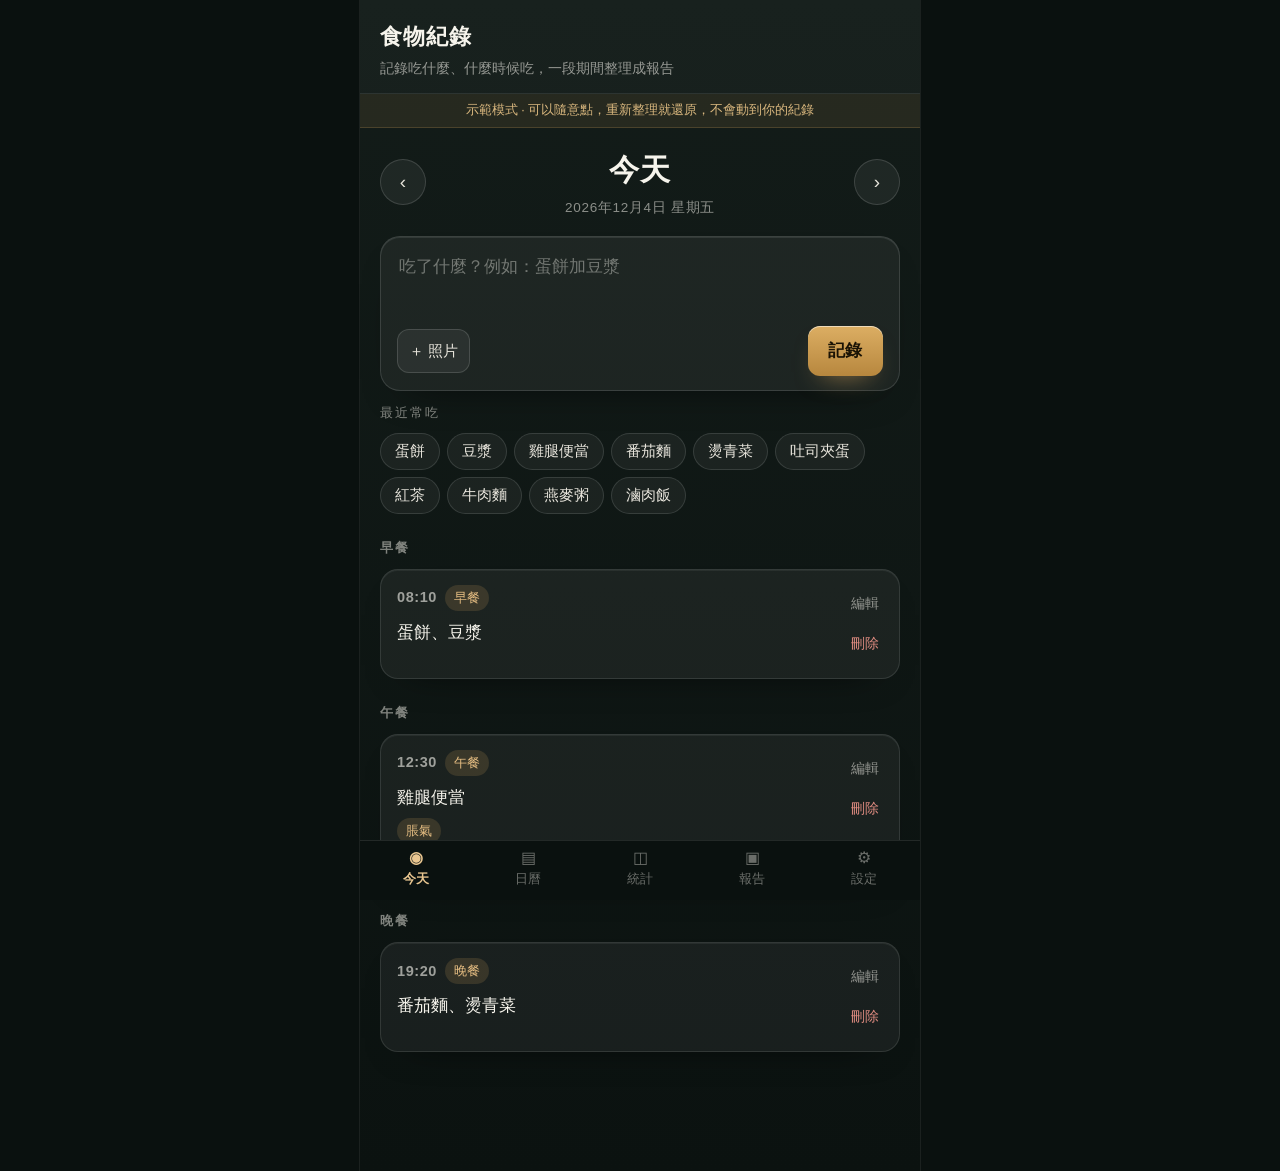
<file: design-demos/dir-6.html>
<!DOCTYPE html>
<html lang="zh-Hant">
<head>
<meta charset="utf-8">
<meta name="viewport" content="width=device-width,initial-scale=1,viewport-fit=cover">
<meta name="theme-color" content="#0f766e">
<title>食物紀錄</title>
<style>
*{box-sizing:border-box;-webkit-tap-highlight-color:transparent}
html,body{margin:0;padding:0}
body{background:#f6f6f4;color:#1a202c;font:16px/1.55 -apple-system,"PingFang TC","Noto Sans TC","Microsoft JhengHei",sans-serif}
.app{max-width:560px;margin:0 auto;background:#fff;min-height:100vh;display:flex;flex-direction:column;box-shadow:0 0 0 1px #ecebe7}
.appbar{position:sticky;top:0;z-index:6;background:#fff;border-bottom:1px solid #ecebe7;padding:11px 16px 9px}
.appbar h1{margin:0;font-size:19px;font-weight:700;letter-spacing:.02em}
.appbar .sub{margin:2px 0 0;font-size:12.5px;color:#7c8894}
main{flex:1}
.view{display:none;padding:14px 16px 96px}
.view.on{display:block}

/* 日期列 */
.daterow{display:flex;align-items:center;gap:10px;margin-bottom:14px}
.daterow .mid{flex:1;text-align:center}
.daterow .day{font-size:17px;font-weight:700}
.daterow .date{font-size:12.5px;color:#7c8894;margin-top:1px}
.iconbtn{width:44px;height:44px;border-radius:10px;border:1px solid #e4e3de;background:#fff;font-size:18px;color:#3d4854;cursor:pointer}
.iconbtn:active{background:#f2f2ee}

/* 輸入區 */
.composer{border:1px solid #e4e3de;border-radius:12px;padding:10px 11px 11px;background:#fdfdfc}
.composer textarea{width:100%;border:0;background:transparent;resize:none;font:inherit;font-size:15.5px;line-height:1.5;outline:none;min-height:52px;color:#1a202c}
.composer textarea::placeholder{color:#a3adb8}
.crow{display:flex;align-items:center;gap:8px;margin-top:6px}
.crow .spacer{flex:1}
.chipbtn{border:1px solid #e4e3de;background:#fff;border-radius:9px;padding:8px 11px;font-size:13.5px;color:#3d4854;cursor:pointer;display:inline-flex;align-items:center;gap:5px;min-height:38px}
.chipbtn.attached{border-color:#0f766e;color:#0f766e;background:#eef6f4}
.primary{border:0;background:#0f766e;color:#fff;border-radius:9px;padding:10px 20px;font-size:15px;font-weight:600;cursor:pointer;min-height:42px}
.primary:disabled{background:#c8cfd6;cursor:default}
.primary:active{background:#0b5f59}
.ghost{border:1px solid #d9d8d2;background:#fff;border-radius:9px;padding:9px 14px;font-size:14px;color:#3d4854;cursor:pointer;min-height:40px}
.hint{font-size:12px;color:#7c8894}

/* 常用 */
.freq{margin:12px 0 4px}
.freq .lbl{font-size:12px;color:#8b95a1;margin-bottom:7px}
.freq .row{display:flex;flex-wrap:wrap;gap:7px}
.fchip{border:1px solid #e4e3de;background:#fafaf8;border-radius:999px;padding:6px 12px;font-size:13.5px;color:#4b5563;cursor:pointer}
.fchip:active{background:#eef6f4;border-color:#0f766e}

/* 清單 */
.mealgroup{margin-top:16px}
.mealgroup .gtitle{font-size:12px;letter-spacing:.1em;color:#8b95a1;font-weight:600;margin-bottom:7px}
.card{display:flex;gap:10px;align-items:flex-start;padding:12px;border:1px solid #ecebe7;border-radius:11px;background:#fff;margin-bottom:9px}
.card .cardmain{flex:1;min-width:0}
.card .meta{display:flex;align-items:center;gap:8px}
.card .time{font-variant-numeric:tabular-nums;font-size:13px;color:#7c8894;font-weight:600}
.card .meal{font-size:11.5px;color:#0f766e;background:#eef6f4;border-radius:5px;padding:2px 7px}
.card .text{font-size:15.5px;margin-top:5px;word-break:break-word}
.card .note{font-size:13px;color:#6b7280;margin-top:5px;border-left:2px solid #ecebe7;padding-left:8px}
.card .syms{display:flex;flex-wrap:wrap;gap:5px;margin-top:7px}
.sym{font-size:11.5px;background:#fdf1e3;color:#8a4b08;border-radius:5px;padding:2px 7px}
.thumb{width:64px;height:64px;object-fit:cover;border-radius:9px;flex:0 0 auto;background:#f2f2ee}
.thumb.big{width:96px;height:96px}
.text.muted{color:#8b95a1;font-style:italic}
.cardfoot{flex:0 0 auto;display:flex;flex-direction:column;gap:2px}
.link{border:0;background:none;padding:3px 4px;font-size:12px;color:#7c8894;cursor:pointer;text-align:right}
.link.danger{color:#b5473f}
.editbox{width:100%;border-top:1px dashed #ecebe7;margin-top:10px;padding-top:10px;display:none}
.editbox.on{display:block}
.editrow{display:flex;gap:8px;margin-bottom:8px}
.editrow input,.editrow select,.editrow textarea{font:inherit;font-size:14px;border:1px solid #e4e3de;border-radius:8px;padding:8px 9px;background:#fff;color:#1a202c;outline:none}
.editrow input[type=time]{width:112px}
.editrow select{flex:1}
.editrow textarea{flex:1;resize:vertical;min-height:56px}
.symtoggle{display:flex;flex-wrap:wrap;gap:6px;margin:2px 0 9px}
.symtoggle button{border:1px solid #e4e3de;background:#fafaf8;border-radius:999px;padding:6px 11px;font-size:12.5px;color:#4b5563;cursor:pointer}
.symtoggle button.sel{background:#fdf1e3;border-color:#c98a3c;color:#8a4b08}
.empty{padding:34px 10px;text-align:center;color:#98a2ae;font-size:14px;line-height:1.8}

/* 日曆 */
.calbar{display:flex;align-items:center;gap:10px;margin-bottom:12px}
.calbar .t{flex:1;text-align:center;font-size:16px;font-weight:700}
.wd{display:grid;grid-template-columns:repeat(7,1fr);gap:2px;margin-bottom:6px}
.wd span{text-align:center;font-size:11.5px;color:#98a2ae}
.grid{display:grid;grid-template-columns:repeat(7,1fr);gap:3px}
.cell{aspect-ratio:1/1;border:0;background:#fafaf8;border-radius:8px;display:flex;flex-direction:column;align-items:center;justify-content:center;gap:2px;font-size:13px;color:#3d4854;cursor:pointer;padding:0}
.cell.blank{background:transparent;cursor:default}
.cell.has{background:#eef6f4;color:#0b5f59;font-weight:600}
.cell.today{outline:2px solid #0f766e;outline-offset:-2px}
.cell .dot{width:5px;height:5px;border-radius:50%;background:#0f766e}
.cell.sel{background:#0f766e;color:#fff}
.cell.sel .dot{background:#fff}
.calsum{margin-top:14px;font-size:13.5px;color:#4b5563;line-height:1.9}
.calsum b{color:#0f766e}
.calday{margin-top:16px;padding-top:14px;border-top:1px solid #ecebe7}
.calday .dt{display:flex;align-items:baseline;gap:8px;margin-bottom:6px}
.calday .dt .d{font-size:16px;font-weight:700;color:#1a202c}
.calday .dt .n{font-size:12.5px;color:#7c8894}
.calday .quick{display:flex;gap:8px;margin:10px 0 4px}
.calday .quick input{flex:1;border:1px solid #e3e6e1;border-radius:9px;padding:11px 12px;font:inherit;font-size:15px;background:#fff;min-width:0}
.calday .quick button{flex:0 0 auto;min-height:44px;padding:0 18px}

/* 統計 */
.rangerow{display:flex;flex-wrap:wrap;gap:7px;margin-bottom:12px}
.rchip{border:1px solid #e4e3de;background:#fff;border-radius:999px;padding:8px 14px;font-size:13.5px;color:#4b5563;cursor:pointer;min-height:38px}
.rchip.on{background:#0f766e;border-color:#0f766e;color:#fff}
.customrange{display:none;gap:8px;align-items:center;margin-bottom:12px;flex-wrap:wrap}
.customrange.on{display:flex}
.customrange input{font:inherit;font-size:13.5px;border:1px solid #e4e3de;border-radius:8px;padding:7px 8px;color:#1a202c}
.period{font-size:12.5px;color:#7c8894;margin-bottom:12px}
.tiles{display:grid;grid-template-columns:repeat(2,1fr);gap:9px;margin-bottom:16px}
.tile{border:1px solid #ecebe7;border-radius:11px;padding:11px 12px;background:#fff}
.tile .k{font-size:11.5px;color:#8b95a1}
.tile .v{font-size:21px;font-weight:700;margin-top:2px;font-variant-numeric:tabular-nums}
.tile .s{font-size:11.5px;color:#7c8894;margin-top:1px}
.sec{margin-top:18px}
.sec h3{margin:0 0 9px;font-size:13px;letter-spacing:.06em;color:#3d4854}
.rank{list-style:none;margin:0;padding:0}
.rank li{display:flex;align-items:center;gap:9px;padding:7px 0;border-bottom:1px solid #f2f2ee;font-size:14px}
.rank li .n{flex:1;min-width:0;overflow:hidden;text-overflow:ellipsis;white-space:nowrap}
.rank li .c{font-size:12.5px;color:#7c8894;font-variant-numeric:tabular-nums}
.rank li .bar{height:4px;border-radius:2px;background:#0f766e;flex:0 0 auto}
.miss{font-size:13px;color:#8a4b08;line-height:1.8}
.hours{display:flex;gap:2px;margin-top:8px}
.hours i{flex:1;height:26px;background:#f2f2ee;border-radius:3px;position:relative}
.hours i b{position:absolute;left:0;right:0;bottom:0;background:#0f766e;border-radius:3px}
.axisline{display:flex;justify-content:space-between;font-size:11px;color:#98a2ae;margin-top:4px}

/* 報告 */
.opts{display:flex;flex-wrap:wrap;gap:14px;margin-bottom:12px;font-size:13.5px;color:#4b5563}
.opts label{display:flex;align-items:center;gap:6px;cursor:pointer}
.opts input{width:17px;height:17px;accent-color:#0f766e}
.sheet{border:1px solid #ecebe7;border-radius:11px;padding:14px;background:#fff;margin-top:12px}
.sheet h2{margin:0;font-size:17px}
.sheet .range{font-size:12.5px;color:#7c8894;margin:3px 0 12px}
.dayblk{margin-top:14px;border-top:1px solid #f2f2ee;padding-top:10px}
.dayblk h4{margin:0 0 8px;font-size:14px;color:#0f766e}
.mline{display:flex;gap:8px;padding:5px 0;font-size:13.5px;align-items:flex-start}
.mline .t{color:#7c8894;font-variant-numeric:tabular-nums;flex:0 0 44px;font-size:12.5px}
.mline .b{flex:1;min-width:0}
.mline .m{font-size:11px;color:#0f766e;border:1px solid #cfe0dc;border-radius:4px;padding:0 5px;flex:0 0 auto;align-self:flex-start;margin-top:1px}
.rphoto{width:100%;max-width:260px;border-radius:8px;margin:6px 0}
.rsum{font-size:12.5px;line-height:1.85;color:#4b5563;background:#fafaf8;border:1px solid #ecebe7;border-radius:8px;padding:10px 11px;margin-bottom:6px}
.rsum b{color:#0f766e}
.rempty{padding:26px;text-align:center;color:#98a2ae;font-size:13.5px}

/* 設定 */
.setbtn{display:flex;justify-content:space-between;align-items:center;width:100%;text-align:left;border:1px solid #ecebe7;background:#fff;border-radius:11px;padding:14px;font:inherit;font-size:14.5px;color:#1a202c;cursor:pointer;margin-bottom:9px}
.setbtn span.k{color:#7c8894;font-size:12.5px}
.dangerbtn{color:#b5473f;border-color:#f0dcd9}
.info{font-size:12.5px;color:#7c8894;line-height:1.8;margin-top:14px}

/* 底部導覽 */
.tabbar{position:fixed;bottom:0;left:0;right:0;z-index:10;display:flex;background:#fff;border-top:1px solid #ecebe7;padding-bottom:env(safe-area-inset-bottom);max-width:560px;margin:0 auto}
.tabbar button{flex:1;border:0;background:none;padding:9px 0 10px;font:inherit;font-size:12.5px;color:#98a2ae;cursor:pointer;display:flex;flex-direction:column;align-items:center;gap:3px}
.tabbar button .ic{font-size:16px;line-height:1}
.tabbar button.on{color:#0f766e;font-weight:700}

.demobar{background:#fdf6ec;color:#8a4b08;font-size:12.5px;text-align:center;padding:7px 12px;border-bottom:1px solid #eddcbf;line-height:1.5}
/* toast */
.toast{position:fixed;left:50%;bottom:78px;transform:translateX(-50%) translateY(8px);background:#232a33;color:#fff;border-radius:10px;padding:11px 14px;font-size:13.5px;display:flex;gap:14px;align-items:center;opacity:0;pointer-events:none;transition:.18s;z-index:20;max-width:92vw}.toast.on{opacity:1;pointer-events:auto;transform:translateX(-50%) translateY(0)}
.toast button{border:0;background:none;color:#8fd3cb;font:inherit;font-weight:700;cursor:pointer;padding:0}

@media print{
  @page{size:A4;margin:12mm}
  body{background:#fff}
  .app{max-width:none;box-shadow:none}
  .appbar,.tabbar,.toast,.no-print{display:none!important}
  .view{display:none!important;padding:0}
  #v-report{display:block!important;padding:0}
  .sheet{border:0;padding:0}
  .rphoto{max-width:70mm}
  .card,.tile{break-inside:avoid}
}
</style>
</head>
<body>
<div class="app">
  <header class="appbar">
    <h1>食物紀錄</h1>
    <p class="sub" id="subline">記錄吃什麼、什麼時候吃，一段期間整理成報告</p>
  </header>
  <div class="demobar" id="demobar" hidden>示範模式 · 可以隨意點，重新整理就還原，不會動到你的紀錄</div>

  <main>
    <!-- 今天 -->
    <section class="view on" id="v-today">
      <div class="daterow">
        <button class="iconbtn" id="prevDay" aria-label="前一天">‹</button>
        <div class="mid">
          <div class="day" id="dayLabel">今天</div>
          <div class="date" id="dateLabel"></div>
        </div>
        <button class="iconbtn" id="nextDay" aria-label="後一天">›</button>
      </div>

      <div class="composer">
        <textarea id="quickText" rows="2" placeholder="吃了什麼？例如：蛋餅加豆漿"></textarea>
        <div class="crow">
          <button class="chipbtn" id="photoBtn">＋ 照片</button>
          <span class="hint" id="photoHint"></span>
          <span class="spacer"></span>
          <button class="primary" id="addBtn">記錄</button>
        </div>
        <input type="file" id="photoInput" accept="image/*" hidden>
      </div>

      <div class="freq" id="freqWrap" hidden>
        <div class="lbl">最近常吃</div>
        <div class="row" id="freqRow"></div>
      </div>

      <div id="entryList"></div>
    </section>

    <!-- 日曆 -->
    <section class="view" id="v-calendar">
      <div class="calbar">
        <button class="iconbtn" id="calPrev" aria-label="上個月">‹</button>
        <div class="t" id="calTitle"></div>
        <button class="iconbtn" id="calNext" aria-label="下個月">›</button>
      </div>
      <div class="wd"><span>日</span><span>一</span><span>二</span><span>三</span><span>四</span><span>五</span><span>六</span></div>
      <div class="grid" id="calGrid"></div>
      <div class="calsum" id="calSum"></div>
      <div class="calday" id="calDay"></div>
    </section>

    <!-- 統計 -->
    <section class="view" id="v-stats">
      <div class="rangerow" id="rangeRow">
        <button class="rchip" data-range="7">最近 7 天</button>
        <button class="rchip on" data-range="30">最近 30 天</button>
        <button class="rchip" data-range="month">本月</button>
        <button class="rchip" data-range="lastmonth">上月</button>
        <button class="rchip" data-range="custom">自訂</button>
      </div>
      <div class="customrange" id="customRange">
        <input type="date" id="fromDate">
        <span style="color:#98a2ae">到</span>
        <input type="date" id="toDate">
        <button class="ghost" id="applyRange">套用</button>
      </div>
      <div class="period" id="periodLine"></div>

      <div class="tiles" id="statTiles"></div>

      <div class="sec">
        <h3>記錄完整度</h3>
        <div id="completeness"></div>
      </div>

      <div class="sec">
        <h3>最常出現</h3>
        <ul class="rank" id="rankList"></ul>
      </div>

      <div class="sec">
        <h3>進食時間分布</h3>
        <div class="hours" id="hourBars"></div>
        <div class="axisline"><span>0</span><span>6</span><span>12</span><span>18</span><span>23</span></div>
        <div class="hint" id="timeLine" style="margin-top:8px"></div>
      </div>
    </section>

    <!-- 報告 -->
    <section class="view" id="v-report">
      <div class="rangerow no-print" id="repRangeRow">
        <button class="rchip" data-range="7">最近 7 天</button>
        <button class="rchip on" data-range="30">最近 30 天</button>
        <button class="rchip" data-range="month">本月</button>
        <button class="rchip" data-range="lastmonth">上月</button>
        <button class="rchip" data-range="custom">自訂</button>
      </div>
      <div class="customrange no-print" id="repCustomRange">
        <input type="date" id="repFrom">
        <span style="color:#98a2ae">到</span>
        <input type="date" id="repTo">
        <button class="ghost" id="repApply">套用</button>
      </div>
      <div class="opts no-print">
        <label><input type="checkbox" id="optTime" checked>時間</label>
        <label><input type="checkbox" id="optPhoto" checked>照片</label>
        <label><input type="checkbox" id="optSym" checked>症狀</label>
        <label><input type="checkbox" id="optNote" checked>備註</label>
      </div>
      <button class="primary no-print" id="printBtn" style="width:100%;margin-bottom:6px">列印 / 存成 PDF</button>
      <div class="hint no-print" style="text-align:center;margin-bottom:10px">在列印對話框選「另存為 PDF」即可</div>
      <div class="sheet" id="reportSheet"></div>
    </section>

    <!-- 設定 -->
    <section class="view" id="v-settings">
      <button class="setbtn" id="exportBtn">匯出備份 <span class="k">JSON</span></button>
      <label class="setbtn" id="importBtn" for="importInput">匯入備份 <span class="k">合併資料</span></label>
      <input type="file" id="importInput" accept="application/json,.json" style="position:absolute;left:-9999px;top:0;width:1px;height:1px;opacity:0">
      <button class="setbtn" id="copyBtn">複製備份文字 <span class="k">匯出失敗時用</span></button>
      <button class="setbtn" id="storageBtn">本機儲存空間 <span class="k" id="storageLine">查看</span></button>
      <button class="setbtn" id="demoBtn">載入範例資料 <span class="k">測試用</span></button>
      <button class="setbtn dangerbtn" id="clearBtn">清空所有紀錄 <span class="k">不可復原</span></button>
      <div class="info">
        資料只存在這台裝置的瀏覽器裡（IndexedDB），不會上傳。<br>
        換裝置、換網址、清瀏覽器資料、或長時間（超過一週）沒開，都可能看不到舊紀錄，所以請定期「匯出備份」。<br>
        <span id="backupLine">還沒有備份紀錄</span><br><br>
        目前版本：v0.2（日曆可就地查看與修改）
      </div>

    </section>
  </main>
</div>

<nav class="tabbar" id="tabbar">
  <button class="on" data-view="today"><span class="ic">◉</span>今天</button>
  <button data-view="calendar"><span class="ic">▤</span>日曆</button>
  <button data-view="stats"><span class="ic">◫</span>統計</button>
  <button data-view="report"><span class="ic">▣</span>報告</button>
  <button data-view="settings"><span class="ic">⚙</span>設定</button>
</nav>

<div class="toast" id="toast"><span id="toastText"></span><button id="toastAct" hidden></button></div>

<script>
(function(){
"use strict";

/* ---------- 基本工具 ---------- */
var $ = function(s,r){ return (r||document).querySelector(s); };
var $$ = function(s,r){ return Array.prototype.slice.call((r||document).querySelectorAll(s)); };
var MEALS = ["早餐","午餐","點心","晚餐","宵夜"];
var SYMPTOMS = ["脹氣","腹瀉","胃痛","疲倦","過敏","頭暈"];

function pad(n){ return String(n).padStart(2,"0"); }
function ymd(d){ return d.getFullYear()+"-"+pad(d.getMonth()+1)+"-"+pad(d.getDate()); }
function todayStr(){ return ymd(new Date()); }
function parseYmd(s){ var p=s.split("-").map(Number); return new Date(p[0],p[1]-1,p[2]); }
function addDays(s,n){ var d=parseYmd(s); d.setDate(d.getDate()+n); return ymd(d); }
function diffDays(a,b){ return Math.round((parseYmd(b)-parseYmd(a))/86400000); }
function niceDate(s){ var d=parseYmd(s); return d.getFullYear()+"年"+(d.getMonth()+1)+"月"+d.getDate()+"日 星期"+"日一二三四五六"[d.getDay()]; }
function shortDate(s){ var d=parseYmd(s); return (d.getMonth()+1)+"/"+d.getDate(); }
function nowTime(){ var d=new Date(); return pad(d.getHours())+":"+pad(d.getMinutes()); }
function esc(s){ return String(s==null?"":s).replace(/&/g,"&amp;").replace(/</g,"&lt;").replace(/>/g,"&gt;").replace(/"/g,"&quot;").replace(/'/g,"&#39;"); }
function uid(){ return (crypto && crypto.randomUUID) ? crypto.randomUUID() : (Date.now().toString(36)+Math.random().toString(36).slice(2,8)); }
function mealFromTime(t){
  var h = parseInt(String(t).slice(0,2),10);
  if(h>=5 && h<11) return "早餐";
  if(h>=11 && h<15) return "午餐";
  if(h>=15 && h<17) return "點心";
  if(h>=17 && h<21) return "晚餐";
  return "宵夜";
}

/* ---------- 資料層 ---------- */
var DB_NAME="foodlog-db", STORE="entries", db=null, entries=[], selectedDate=todayStr(), pendingPhoto=null;
var DEMO = true;  /* 深色玻璃 */

function openDB(){
  return new Promise(function(res,rej){
    var req = indexedDB.open(DB_NAME,1);
    req.onupgradeneeded = function(){
      var d = req.result;
      if(!d.objectStoreNames.contains(STORE)) d.createObjectStore(STORE,{keyPath:"id"});
    };
    req.onsuccess = function(){ res(req.result); };
    req.onerror = function(){ rej(req.error); };
  });
}
function store(mode){ return db.transaction(STORE,mode).objectStore(STORE); }
function dbAll(){ return new Promise(function(res,rej){ var r=store("readonly").getAll(); r.onsuccess=function(){res(r.result||[]);}; r.onerror=function(){rej(r.error);}; }); }
function dbPut(o){ if(DEMO) return Promise.resolve(); return new Promise(function(res,rej){ var r=store("readwrite").put(o); r.onsuccess=function(){res();}; r.onerror=function(){rej(r.error);}; }); }
function dbDel(id){ if(DEMO) return Promise.resolve(); return new Promise(function(res,rej){ var r=store("readwrite").delete(id); r.onsuccess=function(){res();}; r.onerror=function(){rej(r.error);}; }); }

/* ---------- 狀態 ---------- */
var view="today", rangeMode="30", customFrom=addDays(todayStr(),-29), customTo=todayStr();
var calY=new Date().getFullYear(), calM=new Date().getMonth();
var lastDeleted=null;

/* ---------- 畫面切換 ---------- */
function setView(v){
  view=v;
  $$(".view").forEach(function(el){ el.classList.toggle("on", el.id==="v-"+v); });
  $$("#tabbar button").forEach(function(b){ b.classList.toggle("on", b.dataset.view===v); });
  if(v==="calendar") renderCalendar();
  if(v==="stats") renderStats();
  if(v==="report") renderReport();
  window.scrollTo(0,0);
}

/* ---------- 今天 ---------- */
function renderToday(){
  var isToday = selectedDate===todayStr();
  $("#dayLabel").textContent = isToday ? "今天" : (selectedDate===addDays(todayStr(),-1) ? "昨天" : niceDate(selectedDate).replace(/ \S+$/,""));
  $("#dateLabel").textContent = niceDate(selectedDate);

  var list = entries.filter(function(e){ return e.date===selectedDate; })
                   .sort(function(a,b){ return a.time.localeCompare(b.time); });
  var wrap = $("#entryList");
  if(!list.length){
    wrap.innerHTML = '<div class="empty">這天還沒有紀錄。<br>在上面打一句話就能開始；用 ‹ › 或到日曆頁點日期可以看別天。</div>';
    return;
  }
  var html="";
  MEALS.forEach(function(m){
    var g = list.filter(function(e){ return e.meal===m; });
    if(!g.length) return;
    html += '<div class="mealgroup"><div class="gtitle">'+m+'</div>'+g.map(cardHTML).join("")+'</div>';
  });
  var other = list.filter(function(e){ return MEALS.indexOf(e.meal)<0; });
  if(other.length) html += '<div class="mealgroup"><div class="gtitle">其他</div>'+other.map(cardHTML).join("")+'</div>';
  wrap.innerHTML = html;
}

function cardHTML(e){
  var syms = (e.symptoms&&e.symptoms.length) ? '<div class="syms">'+e.symptoms.map(function(s){return '<span class="sym">'+esc(s)+'</span>';}).join("")+'</div>' : "";
  var photo = e.photo ? '<img class="thumb'+(e.text?"":" big")+'" src="'+e.photo+'" alt="餐點照片">' : "";
  var note = e.note ? '<div class="note">'+esc(e.note)+'</div>' : "";
  var symOpts = SYMPTOMS.map(function(s){
    var on = (e.symptoms||[]).indexOf(s)>=0;
    return '<button type="button" data-sym="'+esc(s)+'" class="'+(on?"sel":"")+'">'+esc(s)+'</button>';
  }).join("");
  var mealOpts = MEALS.map(function(m){ return '<option value="'+m+'"'+(m===e.meal?" selected":"")+'>'+m+'</option>'; }).join("");

  return '<article class="card" data-meal="'+esc(e.meal)+'" data-id="'+e.id+'">'+
    '<div class="cardmain">'+
      '<div class="meta"><span class="time">'+e.time+'</span><span class="meal">'+e.meal+'</span></div>'+
      (e.text ? '<div class="text">'+esc(e.text)+'</div>' : '<div class="text muted">只有照片，還沒有文字</div>')+ syms + note +
    '</div>'+ photo +
    '<div class="cardfoot no-print">'+
      '<button class="link" data-act="edit">編輯</button>'+
      '<button class="link danger" data-act="del">刪除</button>'+
    '</div>'+
    '<div class="editbox">'+
      '<div class="editrow"><input type="time" data-f="time" value="'+e.time+'">'+
        '<select data-f="meal">'+mealOpts+'</select></div>'+
      '<div class="editrow"><textarea data-f="text" placeholder="吃了什麼">'+esc(e.text)+'</textarea></div>'+
      '<div class="symtoggle">'+symOpts+'</div>'+
      '<div class="editrow"><textarea data-f="note" placeholder="備註（選填）">'+esc(e.note||"")+'</textarea></div>'+
      '<div class="crow"><button class="ghost" data-act="cancel">取消</button><span class="spacer"></span><button class="primary" data-act="save">儲存</button></div>'+
    '</div>'+
  '</article>';
}

function renderFreq(){
  var from = addDays(todayStr(),-30);
  var counts = {};
  entries.filter(function(e){ return e.date>=from; }).forEach(function(e){
    tokensOf(e).forEach(function(t){ counts[t]=(counts[t]||0)+1; });
  });
  var top = Object.keys(counts).sort(function(a,b){ return counts[b]-counts[a]; }).slice(0,10);
  var wrap = $("#freqWrap"), row = $("#freqRow");
  if(!top.length){ wrap.hidden = true; return; }
  wrap.hidden = false;
  row.innerHTML = top.map(function(t){ return '<button class="fchip" type="button">'+esc(t)+'</button>'; }).join("");
}

function tokensOf(e){
  if(e.items && e.items.length){
    return e.items.map(function(i){ return (typeof i==="string")? i : i.name; }).filter(function(s){ return s && s.trim(); });
  }
  var MEASURE = {"顆":1,"粒":1,"碗":1,"杯":1,"份":1,"個":1,"片":1,"塊":1,"條":1,"支":1,"根":1,"盤":1,"碟":1,"匙":1,"口":1,"把":1,"瓶":1,"包":1,"盒":1,"串":1,"斤":1,"克":1,"公克":1,"毫升":1,"cc":1,"大":1,"小":1,"中":1};
  return String(e.text||"").split(/[、,，。;；\/\s]+/).filter(function(s){
    if(!s || /^\d+$/.test(s)) return false;
    if(s.length===1 && MEASURE[s]) return false;
    if(/^(\d+(\.\d+)?)'?$/.test(s)) return false;
    return true;
  });
}

/* ---------- 新增 ---------- */
async function addEntry(){
  var text = $("#quickText").value.trim();
  if(!text && !pendingPhoto){ toast("先打一句話，或加一張照片"); return; }
  var t = nowTime();
  var e = {
    id: uid(), date: selectedDate, time: t, meal: mealFromTime(t),
    text: text, items: [], symptoms: [], note: "",
    photo: pendingPhoto || null, createdAt: new Date().toISOString()
  };
  await dbPut(e);
  entries.push(e);
  $("#quickText").value = "";
  clearPhoto();
  renderToday(); renderFreq();
  toast("已記錄 " + e.time + " " + e.meal);
}

function clearPhoto(){
  pendingPhoto=null;
  $("#photoBtn").classList.remove("attached");
  $("#photoBtn").textContent = "＋ 照片";
  $("#photoHint").textContent = "";
}

function compressImage(file){
  return new Promise(function(res,rej){
    var img = new Image();
    var url = URL.createObjectURL(file);
    img.onload = function(){
      var max = 800;
      var w = img.naturalWidth, h = img.naturalHeight;
      var scale = Math.min(1, max/Math.max(w,h));
      var cw = Math.round(w*scale), ch = Math.round(h*scale);
      var c = document.createElement("canvas");
      c.width = cw; c.height = ch;
      c.getContext("2d").drawImage(img,0,0,cw,ch);
      URL.revokeObjectURL(url);
      try { res(c.toDataURL("image/jpeg",0.72)); } catch(err){ rej(err); }
    };
    img.onerror = function(){ URL.revokeObjectURL(url); rej(new Error("圖片讀取失敗")); };
    img.src = url;
  });
}

/* ---------- 刪除 / 復原 ---------- */
async function removeEntry(id){
  var e = entries.filter(function(x){ return x.id===id; })[0];
  if(!e) return;
  if(!confirm("刪除這筆紀錄？")) return;
  await dbDel(id);
  entries = entries.filter(function(x){ return x.id!==id; });
  lastDeleted = e;
  renderAll();
  toast("已刪除一筆", "復原", async function(){
    await dbPut(lastDeleted);
    entries.push(lastDeleted);
    renderAll();
    toast("已復原");
  });
}

/* ---------- 日曆 ---------- */
function renderCalendar(){
  var first = new Date(calY, calM, 1);
  var days = new Date(calY, calM+1, 0).getDate();
  var lead = first.getDay();
  $("#calTitle").textContent = calY + "年 " + (calM+1) + " 月";

  var counts = {};
  entries.forEach(function(e){ counts[e.date] = (counts[e.date]||0)+1; });

  var html = "";
  for(var i=0;i<lead;i++) html += '<div class="cell blank"></div>';
  for(var d=1; d<=days; d++){
    var ds = ymd(new Date(calY,calM,d));
    var cls = "cell";
    if(counts[ds]) cls += " has";
    if(ds===todayStr()) cls += " today";
    if(ds===selectedDate) cls += " sel";
    html += '<button class="'+cls+'" data-date="'+ds+'">'+d+(counts[ds]?'<i class="dot"></i>':'')+'</button>';
  }
  $("#calGrid").innerHTML = html;

  var inMonth = entries.filter(function(e){ return e.date.slice(0,7)===ymd(new Date(calY,calM,1)).slice(0,7); });
  var uniq = {};
  inMonth.forEach(function(e){ uniq[e.date]=1; });
  $("#calSum").innerHTML = "本月已記 <b>"+Object.keys(uniq).length+"</b> 天，共 <b>"+days+"</b> 天；"+
    "紀錄 <b>"+inMonth.length+"</b> 筆。<br><span style='color:#98a2ae;font-size:12.5px'>點日期，下方直接顯示那天的紀錄，可就地修改。</span>";
  renderCalDay();
}

function renderCalDay(){
  var wrap = $("#calDay"); if(!wrap) return;
  var list = entries.filter(function(e){ return e.date===selectedDate; })
                    .sort(function(a,b){ return a.time.localeCompare(b.time); });
  var d = parseYmd(selectedDate);
  var head = '<div class="dt"><span class="d">'+(d.getMonth()+1)+' 月 '+d.getDate()+' 日</span>'+
             '<span class="n">星期'+"日一二三四五六"[d.getDay()]+'・'+(list.length? list.length+' 筆':'尚無紀錄')+'</span></div>';
  var body = "";
  if(list.length){
    MEALS.forEach(function(m){
      var g = list.filter(function(e){ return e.meal===m; });
      if(!g.length) return;
      body += '<div class="mealgroup"><div class="gtitle">'+m+'</div>'+g.map(cardHTML).join("")+'</div>';
    });
    var other = list.filter(function(e){ return MEALS.indexOf(e.meal)<0; });
    if(other.length) body += '<div class="mealgroup"><div class="gtitle">其他</div>'+other.map(cardHTML).join("")+'</div>';
  } else {
    body = '<div class="empty">這天還沒有紀錄。在下面打一句話就能補記。</div>';
  }
  wrap.innerHTML = head + body +
    '<div class="quick"><input id="calQuick" placeholder="補記這一天吃了什麼"><button class="primary" id="calAdd">記錄</button></div>';
  $("#calAdd").onclick = function(){ addEntryTo(selectedDate); };
}

async function addEntryTo(date){
  var txt = ($("#calQuick").value || "").trim();
  if(!txt){ toast("先打一句話"); return; }
  var t = nowTime();
  var e = {id:uid(), date:date, time:t, meal:mealFromTime(t), text:txt, items:[],
           symptoms:[], note:"", photo:null, createdAt:new Date().toISOString()};
  await dbPut(e);
  entries.push(e);
  $("#calQuick").value = "";
  renderAll();
  toast("已補記 "+shortDate(date)+" "+t);
}

/* ---------- 統計 ---------- */
function rangeBounds(){
  if(rangeMode==="7") return {from: addDays(todayStr(),-6), to: todayStr()};
  if(rangeMode==="30") return {from: addDays(todayStr(),-29), to: todayStr()};
  if(rangeMode==="month"){ var d=new Date(); return {from: ymd(new Date(d.getFullYear(),d.getMonth(),1)), to: ymd(new Date(d.getFullYear(),d.getMonth()+1,0))}; }
  if(rangeMode==="lastmonth"){ var d2=new Date(); return {from: ymd(new Date(d2.getFullYear(),d2.getMonth()-1,1)), to: ymd(new Date(d2.getFullYear(),d2.getMonth(),0))}; }
  return {from: customFrom, to: customTo};
}

function renderStats(){
  var b = rangeBounds();
  if(b.from > b.to){ var t=b.from; b.from=b.to; b.to=t; }
  var days = diffDays(b.from,b.to)+1;
  var inRange = entries.filter(function(e){ return e.date>=b.from && e.date<=b.to; });
  $("#periodLine").textContent = niceDate(b.from).replace(/ \S+$/,"") + " — " + niceDate(b.to).replace(/ \S+$/,"") + "（共 " + days + " 天）";

  var recDays = {}, tok = {}, hours = {};
  var firstT=[], lastT=[];
  inRange.forEach(function(e){
    recDays[e.date]=1;
    tokensOf(e).forEach(function(t){ tok[t]=(tok[t]||0)+1; });
    var h = parseInt(e.time.slice(0,2),10);
    hours[h]=(hours[h]||0)+1;
  });
  var byDay = {};
  inRange.forEach(function(e){ (byDay[e.date] = byDay[e.date]||[]).push(e); });
  Object.keys(byDay).forEach(function(d){
    var es = byDay[d].slice().sort(function(x,y){ return x.time.localeCompare(y.time); });
    firstT.push(es[0].time); lastT.push(es[es.length-1].time);
  });

  var recN = Object.keys(recDays).length;
  var pct = days ? Math.round(recN/days*100) : 0;
  var divN = Object.keys(tok).length;

  $("#statTiles").innerHTML =
    tile("記錄完整度", pct+"%", "記了 "+recN+"／"+days+" 天") +
    tile("紀錄筆數", inRange.length, "平均每天 "+(recN? (inRange.length/recN).toFixed(1):"0")+" 筆") +
    tile("食物多樣性", divN, "不同食物／詞") +
    tile("有症狀的餐", inRange.filter(function(e){ return e.symptoms && e.symptoms.length; }).length, "可對照吃了什麼");

  // 完整度
  var missing = [];
  for(var i=0;i<days;i++){
    var ds = addDays(b.from,i);
    if(!recDays[ds]) missing.push(ds);
  }
  $("#completeness").innerHTML = recN===days
    ? '<div class="hint">這期間每一天都有紀錄。</div>'
    : '<div class="hint">缺 <b style="color:#8a4b08">'+missing.length+'</b> 天'+(missing.length?'：'+missing.slice(0,8).map(shortDate).join("、")+(missing.length>8?" 等":""):"")+'</div>'+
      '<div style="height:8px;background:#f2f2ee;border-radius:4px;margin-top:8px;overflow:hidden"><div style="width:'+pct+'%;height:100%;background:#0f766e"></div></div>';

  // 排行
  var rank = Object.keys(tok).sort(function(a,b2){ return tok[b2]-tok[a]; }).slice(0,12);
  var max = rank.length ? tok[rank[0]] : 1;
  $("#rankList").innerHTML = rank.length ? rank.map(function(t){
    return '<li><span class="bar" style="width:'+Math.max(6, Math.round(tok[t]/max*46))+'px"></span><span class="n">'+esc(t)+'</span><span class="c">'+tok[t]+' 次</span></li>';
  }).join("") : '<li style="color:#98a2ae;border:0">這期間還沒有紀錄</li>';

  // 時段
  var hmax = 1;
  for(var h=0;h<24;h++){ if((hours[h]||0)>hmax) hmax=hours[h]; }
  var bars="";
  for(var h2=0;h2<24;h2++){
    bars += '<i><b style="height:'+Math.round((hours[h2]||0)/hmax*100)+'%"></b></i>';
  }
  $("#hourBars").innerHTML = bars;

  var tl = "";
  if(firstT.length){
    var avgFirst = avgTime(firstT), avgLast = avgTime(lastT);
    tl = "最早的一餐平均 " + avgFirst + "，最晚的一餐平均 " + avgLast +
         "，進食時間約 " + windowHours(avgFirst, avgLast) + " 小時。";
  } else {
    tl = "這期間沒有紀錄。";
  }
  $("#timeLine").textContent = tl;
}

function tile(k,v,s){ return '<div class="tile"><div class="k">'+k+'</div><div class="v">'+v+'</div><div class="s">'+s+'</div></div>'; }
function toMin(t){ return parseInt(t.slice(0,2),10)*60 + parseInt(t.slice(3,5),10); }
function avgTime(list){
  var sum = list.reduce(function(a,t){ return a+toMin(t); },0)/list.length;
  var m = Math.round(sum);
  return pad(Math.floor(m/60)%24)+":"+pad(m%60);
}
function windowHours(a,b){
  var d = toMin(b)-toMin(a); if(d<0) d+=1440;
  return (d/60).toFixed(1);
}

/* ---------- 報告 ---------- */
function renderReport(){
  var b = rangeBounds();
  if(b.from > b.to){ var t=b.from; b.from=b.to; b.to=t; }
  var list = entries.filter(function(e){ return e.date>=b.from && e.date<=b.to; })
                    .sort(function(a,c){ return (a.date+a.time).localeCompare(c.date+c.time); });

  var showTime=$("#optTime").checked, showPhoto=$("#optPhoto").checked,
      showSym=$("#optSym").checked, showNote=$("#optNote").checked;

  var head = '<h2>食物紀錄期間報告</h2><div class="range">'+
    niceDate(b.from).replace(/ \S+$/,"")+' — '+niceDate(b.to).replace(/ \S+$/,"")+
    '　共 '+(diffDays(b.from,b.to)+1)+' 天／'+list.length+' 筆　列印日期 '+todayStr()+'</div>';

  if(!list.length){
    $("#reportSheet").innerHTML = head + '<div class="rempty">這段期間沒有紀錄。</div>';
    return;
  }

  var days = diffDays(b.from,b.to)+1;
  var recSet = {}, tok = {}, symCount = 0, symTally = {};
  list.forEach(function(e){
    recSet[e.date] = 1;
    tokensOf(e).forEach(function(t){ tok[t]=(tok[t]||0)+1; });
    if(e.symptoms && e.symptoms.length){
      symCount++;
      e.symptoms.forEach(function(s){ symTally[s]=(symTally[s]||0)+1; });
    }
  });
  var top = Object.keys(tok).sort(function(a,c){ return tok[c]-tok[a]; }).slice(0,5)
    .map(function(t){ return esc(t)+"（"+tok[t]+"）"; }).join("、");
  var symLine = Object.keys(symTally).sort(function(a,c){ return symTally[c]-symTally[a]; })
    .map(function(s){ return esc(s)+" "+symTally[s]+" 次"; }).join("、");
  var sum = '<div class="rsum">期間 <b>'+days+'</b> 天，有紀錄 <b>'+Object.keys(recSet).length+'</b> 天，共 <b>'+list.length+'</b> 筆；有症狀的餐 <b>'+symCount+'</b> 筆。'+
    (top ? "<br>最常出現："+top : "")+
    (symLine ? "<br>症狀："+symLine : "")+'</div>';

  var byDate = {};
  list.forEach(function(e){ (byDate[e.date]=byDate[e.date]||[]).push(e); });

  var body = Object.keys(byDate).sort().map(function(d){
    var es = byDate[d].sort(function(a,c){ return a.time.localeCompare(c.time); });
    return '<div class="dayblk"><h4>'+niceDate(d)+'　'+es.length+' 筆</h4>'+ es.map(function(e){
      var left = showTime ? '<span class="t">'+e.time+'</span>' : '';
      var sym = (showSym && e.symptoms && e.symptoms.length) ? '<div class="syms">'+e.symptoms.map(function(s){return '<span class="sym">'+esc(s)+'</span>';}).join("")+'</div>' : "";
      var note = (showNote && e.note) ? '<div class="note">'+esc(e.note)+'</div>' : "";
      var photo = (showPhoto && e.photo) ? '<img class="rphoto" src="'+e.photo+'" alt="餐點照片">' : "";
      var line = e.text ? esc(e.text) : '<span style="color:#8b95a1">（只有照片，沒有文字）</span>';
      return '<div class="mline">'+left+'<span class="m">'+e.meal+'</span><div class="b">'+line+sym+note+photo+'</div></div>';
    }).join("")+'</div>';
  }).join("");

  $("#reportSheet").innerHTML = head + sum + body;
}

/* ---------- 匯出 / 匯入 ---------- */
function backupText(){
  return JSON.stringify({version:1, exportedAt:new Date().toISOString(), entries:entries}, null, 2);
}
function backupName(){ return "食物紀錄-"+todayStr()+".json"; }
function markBackup(){
  try { localStorage.setItem("fl-last-backup", new Date().toISOString()); } catch(e){}
  showBackupLine();
}
function showBackupLine(){
  var el = $("#backupLine"); if(!el) return;
  var v = null;
  try { v = localStorage.getItem("fl-last-backup"); } catch(e){}
  el.textContent = v ? ("上次備份：" + v.slice(0,10) + "（換裝置時用它匯入）") : "還沒有備份紀錄";
}

async function exportJSON(){
  var text = backupText(), name = backupName();
  // 手機優先：用系統分享（可存到「檔案」App 或傳給自己）
  try {
    if(window.File && navigator.canShare){
      var file = new File([text], name, {type:"application/json"});
      if(navigator.canShare({files:[file]})){
        await navigator.share({files:[file], title:"食物紀錄備份"});
        markBackup(); toast("已交出備份檔"); return;
      }
    }
  } catch(err){
    if(err && err.name==="AbortError") return;   // 使用者取消，不算失敗
  }
  // 桌機／不支援分享：走一般下載
  var blob = new Blob([text], {type:"application/json"});
  var url = URL.createObjectURL(blob);
  var a = document.createElement("a");
  a.href = url; a.download = name;
  document.body.appendChild(a); a.click(); a.remove();
  setTimeout(function(){ URL.revokeObjectURL(url); }, 2000);
  markBackup();
  toast("已匯出備份檔");
}

async function copyBackup(){
  var text = backupText();
  try {
    await navigator.clipboard.writeText(text);
    markBackup();
    toast("備份內容已複製，貼到記事本或寄給自己即可");
  } catch(err){
    // 沒有剪貼簿權限時，退成「開一個新視窗讓你自己長按複製」
    var w = window.open("", "_blank");
    if(w){
      w.document.write('<meta name="viewport" content="width=device-width,initial-scale=1"><pre style="white-space:pre-wrap;font:14px/1.6 -apple-system,sans-serif;padding:16px">'+text.replace(/</g,"&lt;")+'</pre>');
      w.document.title = name;
      markBackup();
    } else {
      alert("這個瀏覽器不給複製，請改用「匯出備份」。");
    }
  }
}

async function importJSON(file){
  var text;
  try { text = await file.text(); }
  catch(e){ alert("這個檔案讀不進來，換一個試試。"); return; }
  var data;
  try { data = JSON.parse(text); } catch(e){ alert("檔案格式不對（不是 JSON），無法匯入。"); return; }
  var list = data.entries || (Array.isArray(data) ? data : null);
  if(!list){ alert("這個檔案裡找不到 entries 欄位。"); return; }
  if(DEMO){ toast("示範模式不能匯入，請開正式網址"); return; }
  var added = 0, skipped = 0;
  for(var i=0;i<list.length;i++){
    var e = list[i];
    if(!e || !e.id || !e.date){ skipped++; continue; }
    try { await dbPut(e); added++; } catch(err){ skipped++; }
  }
  entries = await dbAll();
  renderAll();
  toast("匯入 "+added+" 筆" + (skipped ? "，略過 "+skipped+" 筆" : ""));
}

/* ---------- toast ---------- */
var toastTimer=null;
function toast(msg, actLabel, actFn){
  var el = $("#toast"), at = $("#toastAct");
  $("#toastText").textContent = msg;
  if(actLabel){
    at.hidden = false; at.textContent = actLabel;
    at.onclick = function(){ at.hidden=true; el.classList.remove("on"); if(actFn) actFn(); };
  } else { at.hidden = true; at.onclick = null; }
  el.classList.add("on");
  clearTimeout(toastTimer);
  toastTimer = setTimeout(function(){ el.classList.remove("on"); }, actLabel?6000:2600);
}

/* ---------- 事件 ---------- */
$("#prevDay").onclick = function(){ selectedDate = addDays(selectedDate,-1); renderToday(); };
$("#nextDay").onclick = function(){ selectedDate = addDays(selectedDate,1); renderToday(); };
$("#addBtn").onclick = addEntry;
$("#quickText").addEventListener("keydown", function(ev){
  if((ev.metaKey || ev.ctrlKey) && ev.key==="Enter"){ addEntry(); }
});
$("#photoBtn").onclick = function(){ $("#photoInput").click(); };
$("#photoInput").onchange = async function(ev){
  var f = ev.target.files && ev.target.files[0];
  if(!f) return;
  try {
    pendingPhoto = await compressImage(f);
    $("#photoBtn").classList.add("attached");
    $("#photoBtn").textContent = "＋ 換照片";
    $("#photoHint").textContent = "已附 1 張（約 " + Math.round(pendingPhoto.length/1024) + " KB）";
  } catch(err){ alert("這張圖讀不進來，換一張試試。"); }
  ev.target.value = "";
};
$("#photoHint").addEventListener("click", clearPhoto);

$("#freqRow").addEventListener("click", function(ev){
  var b = ev.target.closest(".fchip"); if(!b) return;
  var ta = $("#quickText");
  ta.value = ta.value ? (ta.value + "、" + b.textContent) : b.textContent;
  ta.focus();
});

async function handleCardAction(ev){
  var card = ev.target.closest(".card"); if(!card) return;
  var id = card.dataset.id;
  var act = ev.target.dataset.act;

  if(act==="del"){ removeEntry(id); return; }
  if(act==="edit"){ card.querySelector(".editbox").classList.toggle("on"); return; }
  if(act==="cancel"){ card.querySelector(".editbox").classList.remove("on"); return; }
  if(ev.target.dataset.sym){
    ev.target.classList.toggle("sel");
    return;
  }
  if(act==="save"){
    var e = entries.filter(function(x){ return x.id===id; })[0];
    if(!e) return;
    e.time = card.querySelector('[data-f="time"]').value || e.time;
    e.meal = card.querySelector('[data-f="meal"]').value;
    e.text = card.querySelector('[data-f="text"]').value.trim() || e.text;
    e.note = card.querySelector('[data-f="note"]').value.trim();
    e.symptoms = $$('.symtoggle button.sel', card).map(function(b){ return b.dataset.sym; });
    await dbPut(e);
    renderAll();
    toast("已更新");
  }
}
$("#entryList").addEventListener("click", handleCardAction);
$("#calDay").addEventListener("click", handleCardAction);

$("#tabbar").addEventListener("click", function(ev){
  var b = ev.target.closest("button[data-view]"); if(!b) return;
  setView(b.dataset.view);
});

$("#calPrev").onclick = function(){ calM--; if(calM<0){calM=11;calY--;} renderCalendar(); };
$("#calNext").onclick = function(){ calM++; if(calM>11){calM=0;calY++;} renderCalendar(); };
$("#calGrid").addEventListener("click", function(ev){
  var c = ev.target.closest(".cell[data-date]"); if(!c) return;
  selectedDate = c.dataset.date;
  renderCalendar();
});

function syncRange(){
  $$(".rchip").forEach(function(b){ b.classList.toggle("on", b.dataset.range===rangeMode); });
  var show = rangeMode==="custom";
  $("#customRange").classList.toggle("on", show);
  $("#repCustomRange").classList.toggle("on", show);
  if(show){
    $("#fromDate").value = customFrom; $("#toDate").value = customTo;
    $("#repFrom").value = customFrom; $("#repTo").value = customTo;
  }
}

$("#rangeRow").addEventListener("click", function(ev){
  var b = ev.target.closest(".rchip"); if(!b) return;
  rangeMode = b.dataset.range;
  syncRange();
  if(rangeMode!=="custom") renderStats();
});
$("#applyRange").onclick = function(){
  var f=$("#fromDate").value, t=$("#toDate").value;
  if(!f||!t){ alert("兩邊日期都要選。"); return; }
  customFrom=f; customTo=t; renderStats(); syncRange();
};

$("#repRangeRow").addEventListener("click", function(ev){
  var b = ev.target.closest(".rchip"); if(!b) return;
  rangeMode = b.dataset.range;
  syncRange();
  if(rangeMode!=="custom") renderReport();
});
$("#repApply").onclick = function(){
  var f=$("#repFrom").value, t=$("#repTo").value;
  if(!f||!t){ alert("兩邊日期都要選。"); return; }
  customFrom=f; customTo=t; renderReport(); syncRange();
};
["optTime","optPhoto","optSym","optNote"].forEach(function(id){
  $("#"+id).onchange = renderReport;
});
$("#printBtn").onclick = function(){ window.print(); };

$("#exportBtn").onclick = exportJSON;
$("#copyBtn").onclick = copyBackup;
$("#importInput").onchange = async function(ev){
  var f = ev.target.files && ev.target.files[0];
  if(f){
    try { await importJSON(f); }
    catch(err){ alert("匯入時出錯：" + (err && err.message ? err.message : "未知錯誤")); }
  }
  ev.target.value="";
};
$("#storageBtn").onclick = async function(){
  if(!navigator.storage || !navigator.storage.estimate){ $("#storageLine").textContent = "此瀏覽器不支援"; return; }
  var est = await navigator.storage.estimate();
  $("#storageLine").textContent = Math.round(est.usage/1048576) + " MB / 約 " + Math.round(est.quota/1048576) + " MB";
};
$("#demoBtn").onclick = async function(){
  if(!confirm("載入 7 天範例資料？會與現有紀錄並存。")) return;
  var demo = [
    {d:-0,t:"08:10",m:"早餐",x:"蛋餅、豆漿",s:[],n:""},
    {d:-0,t:"12:30",m:"午餐",x:"雞腿便當",s:["脹氣"],n:"吃完有點脹"},
    {d:-0,t:"19:20",m:"晚餐",x:"番茄麵、燙青菜",s:[],n:""},
    {d:-1,t:"08:40",m:"早餐",x:"吐司夾蛋、紅茶",s:[],n:""},
    {d:-1,t:"13:05",m:"午餐",x:"牛肉麵",s:["胃痛"],n:""},
    {d:-2,t:"09:00",m:"早餐",x:"燕麥粥",s:[],n:"自煮"},
    {d:-2,t:"18:50",m:"晚餐",x:"滷肉飯、味噌湯",s:["脹氣"],n:""},
    {d:-3,t:"12:40",m:"午餐",x:"水餃 15 顆",s:[],n:""},
    {d:-4,t:"08:20",m:"早餐",x:"蛋餅、豆漿",s:[],n:""},
    {d:-4,t:"19:00",m:"晚餐",x:"咖哩飯",s:[],n:""},
    {d:-6,t:"12:10",m:"午餐",x:"雞腿便當",s:[],n:""}
  ];
  for(var i=0;i<demo.length;i++){
    var x=demo[i];
    await dbPut({id:uid(), date:addDays(todayStr(),x.d), time:x.t, meal:x.m, text:x.x,
      items:[], symptoms:x.s, note:x.n, photo:null, createdAt:new Date().toISOString()});
  }
  entries = await dbAll(); renderAll();
  toast("已載入範例資料");
};
$("#clearBtn").onclick = async function(){
  if(!confirm("清空所有紀錄？這個動作無法復原，建議先匯出備份。")) return;
  if(!confirm("確定要刪除全部資料嗎？")) return;
  for(var i=0;i<entries.length;i++) await dbDel(entries[i].id);
  entries=[]; renderAll(); toast("已清空");
};

/* ---------- 啟動 ---------- */
function renderAll(){ renderToday(); renderFreq(); if(view==="calendar") renderCalendar(); if(view==="stats") renderStats(); if(view==="report") renderReport(); }

function demoSeed(){
  var rows = [
    {d:0, t:"08:10", m:"早餐", x:"蛋餅、豆漿", s:[], n:""},
    {d:0, t:"12:30", m:"午餐", x:"雞腿便當", s:["脹氣"], n:"吃完有點脹"},
    {d:0, t:"19:20", m:"晚餐", x:"番茄麵、燙青菜", s:[], n:""},
    {d:1, t:"08:40", m:"早餐", x:"吐司夾蛋、紅茶", s:[], n:""},
    {d:1, t:"13:05", m:"午餐", x:"牛肉麵", s:["胃痛"], n:""},
    {d:2, t:"09:00", m:"早餐", x:"燕麥粥", s:[], n:"自煮"},
    {d:2, t:"18:50", m:"晚餐", x:"滷肉飯、味噌湯", s:["脹氣"], n:""},
    {d:3, t:"12:40", m:"午餐", x:"水餃 15 顆", s:[], n:""},
    {d:4, t:"08:20", m:"早餐", x:"蛋餅、豆漿", s:[], n:""},
    {d:4, t:"19:00", m:"晚餐", x:"咖哩飯", s:[], n:""},
    {d:6, t:"12:10", m:"午餐", x:"雞腿便當", s:[], n:""}
  ];
  return rows.map(function(r,i){
    return { id:"demo-"+i, date:addDays(todayStr(),-r.d), time:r.t, meal:r.m, text:r.x,
             items:[], symptoms:r.s.slice(), note:r.n, photo:null, createdAt:"" };
  });
}

(async function init(){
  try {
    if(DEMO){
      entries = demoSeed();
      $("#demobar").hidden = false;
      $("#demoBtn").style.display = "none";
      $("#subline").textContent = "記錄吃什麼、什麼時候吃，一段期間整理成報告";
    } else {
      db = await openDB();
      entries = await dbAll();
      // 請瀏覽器不要把資料清掉（Chrome/Android 有效；iOS 仍受系統規則限制）
      try { if(navigator.storage && navigator.storage.persist) navigator.storage.persist(); } catch(e){}
      $("#subline").textContent = entries.length ? ("共 " + entries.length + " 筆紀錄，全部存在這台裝置") : ("記錄吃什麼、什麼時候吃，一段期間整理成報告");
    }
    showBackupLine();
    $("#fromDate").value = customFrom; $("#toDate").value = customTo;
    syncRange();
    renderAll();
  } catch(err){
    console.error(err);
    var msg = (location.protocol === "file:")
      ? "直接雙擊開啟檔案時，部分瀏覽器會封鎖本機資料庫。<br>請用本機伺服器開啟，或直接部署到 GitHub Pages（見 README）。"
      : "這個瀏覽器不支援本機資料庫（IndexedDB），<br>請改用 Chrome、Edge、Safari 或 Firefox。";
    $("#entryList").innerHTML = '<div class="empty">'+msg+'</div>';
  }
  window.__foodlogReady = true;
})();

})();
</script>
<style>
:root{--serif:"Songti TC","Noto Serif TC","Source Han Serif TC","PMingLiU",serif}
/* ===== F · 深色玻璃 ===== */
body{background:#0a110f;color:#f1efe8;font-size:17px;line-height:1.6;font-family:-apple-system,"PingFang TC","Noto Sans TC",sans-serif}
.app{background:linear-gradient(180deg,#131c19 0%,#0b1210 100%);box-shadow:0 0 0 1px rgba(255,255,255,.07)}
.appbar{background:rgba(255,255,255,.025);border-bottom:1px solid rgba(255,255,255,.09);padding:19px 20px 13px}
.appbar h1{font-family:var(--serif);font-size:22px;font-weight:600;letter-spacing:.05em;color:#f6f4ec;margin:0}
.appbar .sub{font-size:13.5px;color:rgba(241,239,232,.58);margin-top:4px}
.demobar{background:rgba(217,166,92,.1);color:#d9b77e;border-bottom:1px solid rgba(217,166,92,.2);font-size:12.5px}
.view{padding:18px 20px 108px}
.daterow{margin-bottom:18px}
.daterow .day{font-family:var(--serif);font-size:30px;font-weight:600;color:#f6f4ec;letter-spacing:.03em}
.daterow .date{font-size:13.5px;color:rgba(241,239,232,.55);letter-spacing:.05em;margin-top:3px}
.iconbtn{width:46px;height:46px;border:1px solid rgba(255,255,255,.14);border-radius:50%;
  background:rgba(255,255,255,.06);color:#e8e5dc;font-size:19px}
.iconbtn:active{background:rgba(255,255,255,.13)}
.composer{border:1px solid rgba(255,255,255,.13);border-radius:20px;background:rgba(255,255,255,.055);
  padding:15px 16px 14px;box-shadow:0 1px 0 rgba(255,255,255,.09) inset,0 18px 44px -30px rgba(0,0,0,.9)}
.composer textarea{font-size:17px;min-height:60px;color:#f6f4ec}
.composer textarea::placeholder{color:rgba(241,239,232,.4)}
.chipbtn{border:1px solid rgba(255,255,255,.14);border-radius:12px;background:rgba(255,255,255,.06);
  min-height:44px;font-size:14.5px;color:#e8e5dc}
.primary{background:linear-gradient(180deg,#dcae63,#b7873e);color:#1a1305;border-radius:12px;min-height:50px;
  font-size:16.5px;font-weight:800;letter-spacing:.03em;
  box-shadow:0 1px 0 rgba(255,255,255,.55) inset,0 12px 26px -14px rgba(217,166,92,.7)}
.primary:active{background:linear-gradient(180deg,#c99a52,#a87a34)}
.freq .lbl{font-size:13px;letter-spacing:.16em;color:rgba(241,239,232,.5);margin-bottom:9px}
.fchip{border:1px solid rgba(255,255,255,.12);background:rgba(255,255,255,.05);border-radius:999px;
  padding:8px 14px;font-size:14.5px;color:#e8e5dc}
.fchip:active{background:rgba(217,166,92,.16);border-color:rgba(217,166,92,.4)}
.mealgroup{margin-top:24px}
.mealgroup .gtitle{font-size:13px;font-weight:600;letter-spacing:.18em;color:rgba(241,239,232,.5);margin-bottom:10px}
.card{background:rgba(255,255,255,.055);border:1px solid rgba(255,255,255,.11);border-radius:18px;padding:15px 16px;
  box-shadow:0 16px 40px -30px rgba(0,0,0,.95),0 1px 0 rgba(255,255,255,.06) inset;margin-bottom:11px}
.card .time{font-size:14.5px;font-weight:600;color:rgba(241,239,232,.62);font-variant-numeric:tabular-nums;letter-spacing:.04em}
.card .meal{background:rgba(217,166,92,.16);color:#e5bd82;border:0;font-size:12.5px;padding:3px 9px;border-radius:999px}
.card .text{font-size:17px;margin-top:9px;line-height:1.55;color:#f6f4ec}
.card .note{font-size:14px;color:rgba(241,239,232,.58);border-left:2px solid rgba(255,255,255,.14);padding-left:10px}
.sym{background:rgba(217,166,92,.16);color:#e5bd82;border-radius:999px;font-size:12.5px;padding:3px 9px}
.thumb{border-radius:14px;border:1px solid rgba(255,255,255,.16)}
.cardfoot .link{font-size:13.5px;color:rgba(241,239,232,.55);min-height:38px;padding:6px 4px}
.link.danger{color:#e08c81}
.text.muted{color:rgba(241,239,232,.45);font-style:italic}
.tiles{gap:11px}
.tile{background:rgba(255,255,255,.05);border:1px solid rgba(255,255,255,.1);border-radius:18px;padding:14px}
.tile .k{font-size:13px;color:rgba(241,239,232,.52);letter-spacing:.05em}
.tile .v{font-family:var(--serif);font-size:30px;font-weight:700;line-height:1.1;color:#e9c690;margin-top:6px}
.tile .s{font-size:12.5px;color:rgba(241,239,232,.5);margin-top:3px}
.sec h3{font-size:13px;letter-spacing:.14em;color:rgba(241,239,232,.55)}
.rank li{border-bottom:1px solid rgba(255,255,255,.08);color:#f1efe8;font-size:15px}
.rank li .bar{background:linear-gradient(90deg,#dcae63,#8f6a2c);height:5px;border-radius:3px}
.rank li .c{color:rgba(241,239,232,.5)}
.miss{color:#d9b77e}
.hours i{background:rgba(255,255,255,.07)}
.hours i b{background:linear-gradient(180deg,#dcae63,#9a7231)}
.axisline{color:rgba(241,239,232,.4)}
.rchip{border:1px solid rgba(255,255,255,.14);background:rgba(255,255,255,.05);color:#e8e5dc;border-radius:999px;min-height:44px}
.rchip.on{background:linear-gradient(180deg,#dcae63,#b7873e);border-color:transparent;color:#1a1305;font-weight:700}
.period{color:rgba(241,239,232,.5);font-size:13px}
.sheet{background:rgba(255,255,255,.04);border:1px solid rgba(255,255,255,.1);border-radius:18px;padding:18px}
.sheet h2{font-family:var(--serif);font-size:20px;color:#f6f4ec}
.sheet .range{color:rgba(241,239,232,.5)}
.rsum{background:rgba(255,255,255,.045);border:1px solid rgba(255,255,255,.09);color:rgba(241,239,232,.8);border-radius:12px}
.dayblk{border-top:1px solid rgba(255,255,255,.09)}
.dayblk h4{color:#e5bd82}
.mline{color:#f1efe8}
.mline .t{color:rgba(241,239,232,.45)}
.mline .m{color:#e5bd82;border-color:rgba(217,166,92,.3)}
.opts{color:rgba(241,239,232,.72)}
.opts input{accent-color:#d9a65c}
.cell{background:rgba(255,255,255,.05);color:rgba(241,239,232,.75)}
.cell.has{background:rgba(217,166,92,.16);color:#e9c690}
.cell.today{outline:2px solid rgba(217,166,92,.6)}
.cell.sel{background:linear-gradient(180deg,#dcae63,#b7873e);color:#1a1305}
.cell .dot{background:#d9a65c}
.cell.sel .dot{background:#1a1305}
.calsum{color:rgba(241,239,232,.7)}
.calsum b{color:#e9c690}
.tabbar{background:rgba(10,16,14,.94);border-top:1px solid rgba(255,255,255,.1)}
.tabbar button{color:rgba(241,239,232,.42);font-size:13px}
.tabbar button.on{color:#e9c690}
.setbtn{background:rgba(255,255,255,.04);border:1px solid rgba(255,255,255,.09);border-radius:14px;color:#f1efe8}
.setbtn span.k{color:rgba(241,239,232,.45)}
.dangerbtn{color:#e08c81;border-color:rgba(224,140,129,.3)}
.info{color:rgba(241,239,232,.45)}
.toast{background:rgba(18,26,23,.97);border:1px solid rgba(255,255,255,.12)}
@media print{
  body,.app{background:#fff!important;color:#000!important}
  .card,.tile,.sheet,.rsum,.setbtn,.info{background:#fff!important;border-color:#ddd!important;color:#000!important}
  .card .text,.mline,.rank li,.tile .v,.calsum{color:#000!important}
  .tabbar,.demobar,.toast{display:none!important}
}
.chipbtn.attached{border-color:rgba(217,166,92,.5);color:#e5bd82;background:rgba(217,166,92,.12)}
#completeness>div[style]{background:rgba(255,255,255,.08)!important}
#completeness>div[style]>div{background:linear-gradient(90deg,#dcae63,#9a7231)!important}
#completeness b{color:#e5bd82!important}
.hint{color:rgba(241,239,232,.55)}
.tabbar{background:#0a110f;border-top:1px solid rgba(255,255,255,.1)}
</style>
</body>
</html>
</file>
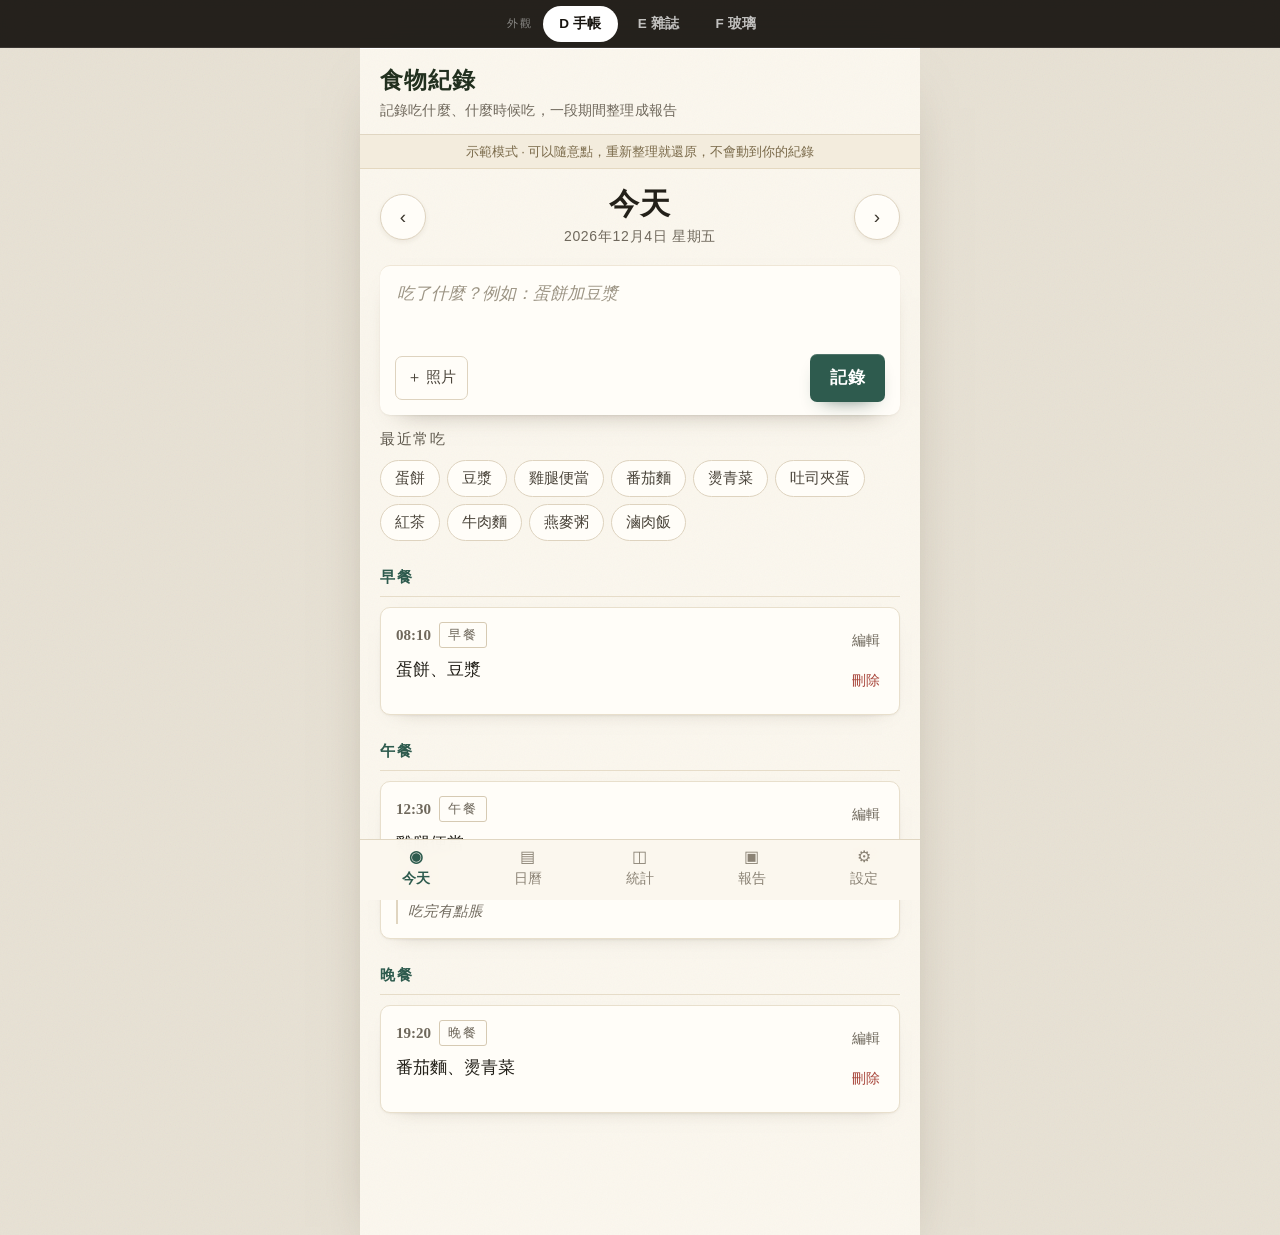
<file: design-demos/switch.html>
<!DOCTYPE html>
<html lang="zh-Hant">
<head>
<meta charset="utf-8">
<meta name="viewport" content="width=device-width,initial-scale=1,viewport-fit=cover">
<meta name="theme-color" content="#0f766e">
<title>食物紀錄</title>
<style>
*{box-sizing:border-box;-webkit-tap-highlight-color:transparent}
html,body{margin:0;padding:0}
body{background:#f6f6f4;color:#1a202c;font:16px/1.55 -apple-system,"PingFang TC","Noto Sans TC","Microsoft JhengHei",sans-serif}
.app{max-width:560px;margin:0 auto;background:#fff;min-height:100vh;display:flex;flex-direction:column;box-shadow:0 0 0 1px #ecebe7}
.appbar{position:sticky;top:0;z-index:6;background:#fff;border-bottom:1px solid #ecebe7;padding:11px 16px 9px}
.appbar h1{margin:0;font-size:19px;font-weight:700;letter-spacing:.02em}
.appbar .sub{margin:2px 0 0;font-size:12.5px;color:#7c8894}
main{flex:1}
.view{display:none;padding:14px 16px 96px}
.view.on{display:block}

/* 日期列 */
.daterow{display:flex;align-items:center;gap:10px;margin-bottom:14px}
.daterow .mid{flex:1;text-align:center}
.daterow .day{font-size:17px;font-weight:700}
.daterow .date{font-size:12.5px;color:#7c8894;margin-top:1px}
.iconbtn{width:44px;height:44px;border-radius:10px;border:1px solid #e4e3de;background:#fff;font-size:18px;color:#3d4854;cursor:pointer}
.iconbtn:active{background:#f2f2ee}

/* 輸入區 */
.composer{border:1px solid #e4e3de;border-radius:12px;padding:10px 11px 11px;background:#fdfdfc}
.composer textarea{width:100%;border:0;background:transparent;resize:none;font:inherit;font-size:15.5px;line-height:1.5;outline:none;min-height:52px;color:#1a202c}
.composer textarea::placeholder{color:#a3adb8}
.crow{display:flex;align-items:center;gap:8px;margin-top:6px}
.crow .spacer{flex:1}
.chipbtn{border:1px solid #e4e3de;background:#fff;border-radius:9px;padding:8px 11px;font-size:13.5px;color:#3d4854;cursor:pointer;display:inline-flex;align-items:center;gap:5px;min-height:38px}
.chipbtn.attached{border-color:#0f766e;color:#0f766e;background:#eef6f4}
.primary{border:0;background:#0f766e;color:#fff;border-radius:9px;padding:10px 20px;font-size:15px;font-weight:600;cursor:pointer;min-height:42px}
.primary:disabled{background:#c8cfd6;cursor:default}
.primary:active{background:#0b5f59}
.ghost{border:1px solid #d9d8d2;background:#fff;border-radius:9px;padding:9px 14px;font-size:14px;color:#3d4854;cursor:pointer;min-height:40px}
.hint{font-size:12px;color:#7c8894}

/* 常用 */
.freq{margin:12px 0 4px}
.freq .lbl{font-size:12px;color:#8b95a1;margin-bottom:7px}
.freq .row{display:flex;flex-wrap:wrap;gap:7px}
.fchip{border:1px solid #e4e3de;background:#fafaf8;border-radius:999px;padding:6px 12px;font-size:13.5px;color:#4b5563;cursor:pointer}
.fchip:active{background:#eef6f4;border-color:#0f766e}

/* 清單 */
.mealgroup{margin-top:16px}
.mealgroup .gtitle{font-size:12px;letter-spacing:.1em;color:#8b95a1;font-weight:600;margin-bottom:7px}
.card{display:flex;gap:10px;align-items:flex-start;padding:12px;border:1px solid #ecebe7;border-radius:11px;background:#fff;margin-bottom:9px}
.card .cardmain{flex:1;min-width:0}
.card .meta{display:flex;align-items:center;gap:8px}
.card .time{font-variant-numeric:tabular-nums;font-size:13px;color:#7c8894;font-weight:600}
.card .meal{font-size:11.5px;color:#0f766e;background:#eef6f4;border-radius:5px;padding:2px 7px}
.card .text{font-size:15.5px;margin-top:5px;word-break:break-word}
.card .note{font-size:13px;color:#6b7280;margin-top:5px;border-left:2px solid #ecebe7;padding-left:8px}
.card .syms{display:flex;flex-wrap:wrap;gap:5px;margin-top:7px}
.sym{font-size:11.5px;background:#fdf1e3;color:#8a4b08;border-radius:5px;padding:2px 7px}
.thumb{width:64px;height:64px;object-fit:cover;border-radius:9px;flex:0 0 auto;background:#f2f2ee}
.thumb.big{width:96px;height:96px}
.text.muted{color:#8b95a1;font-style:italic}
.cardfoot{flex:0 0 auto;display:flex;flex-direction:column;gap:2px}
.link{border:0;background:none;padding:3px 4px;font-size:12px;color:#7c8894;cursor:pointer;text-align:right}
.link.danger{color:#b5473f}
.editbox{width:100%;border-top:1px dashed #ecebe7;margin-top:10px;padding-top:10px;display:none}
.editbox.on{display:block}
.editrow{display:flex;gap:8px;margin-bottom:8px}
.editrow input,.editrow select,.editrow textarea{font:inherit;font-size:14px;border:1px solid #e4e3de;border-radius:8px;padding:8px 9px;background:#fff;color:#1a202c;outline:none}
.editrow input[type=time]{width:112px}
.editrow select{flex:1}
.editrow textarea{flex:1;resize:vertical;min-height:56px}
.symtoggle{display:flex;flex-wrap:wrap;gap:6px;margin:2px 0 9px}
.symtoggle button{border:1px solid #e4e3de;background:#fafaf8;border-radius:999px;padding:6px 11px;font-size:12.5px;color:#4b5563;cursor:pointer}
.symtoggle button.sel{background:#fdf1e3;border-color:#c98a3c;color:#8a4b08}
.empty{padding:34px 10px;text-align:center;color:#98a2ae;font-size:14px;line-height:1.8}

/* 日曆 */
.calbar{display:flex;align-items:center;gap:10px;margin-bottom:12px}
.calbar .t{flex:1;text-align:center;font-size:16px;font-weight:700}
.wd{display:grid;grid-template-columns:repeat(7,1fr);gap:2px;margin-bottom:6px}
.wd span{text-align:center;font-size:11.5px;color:#98a2ae}
.grid{display:grid;grid-template-columns:repeat(7,1fr);gap:3px}
.cell{aspect-ratio:1/1;border:0;background:#fafaf8;border-radius:8px;display:flex;flex-direction:column;align-items:center;justify-content:center;gap:2px;font-size:13px;color:#3d4854;cursor:pointer;padding:0}
.cell.blank{background:transparent;cursor:default}
.cell.has{background:#eef6f4;color:#0b5f59;font-weight:600}
.cell.today{outline:2px solid #0f766e;outline-offset:-2px}
.cell .dot{width:5px;height:5px;border-radius:50%;background:#0f766e}
.cell.sel{background:#0f766e;color:#fff}
.cell.sel .dot{background:#fff}
.calsum{margin-top:14px;font-size:13.5px;color:#4b5563;line-height:1.9}
.calsum b{color:#0f766e}
.calday{margin-top:16px;padding-top:14px;border-top:1px solid #ecebe7}
.calday .dt{display:flex;align-items:baseline;gap:8px;margin-bottom:6px}
.calday .dt .d{font-size:16px;font-weight:700;color:#1a202c}
.calday .dt .n{font-size:12.5px;color:#7c8894}
.calday .quick{display:flex;gap:8px;margin:10px 0 4px}
.calday .quick input{flex:1;border:1px solid #e3e6e1;border-radius:9px;padding:11px 12px;font:inherit;font-size:15px;background:#fff;min-width:0}
.calday .quick button{flex:0 0 auto;min-height:44px;padding:0 18px}

/* 統計 */
.rangerow{display:flex;flex-wrap:wrap;gap:7px;margin-bottom:12px}
.rchip{border:1px solid #e4e3de;background:#fff;border-radius:999px;padding:8px 14px;font-size:13.5px;color:#4b5563;cursor:pointer;min-height:38px}
.rchip.on{background:#0f766e;border-color:#0f766e;color:#fff}
.customrange{display:none;gap:8px;align-items:center;margin-bottom:12px;flex-wrap:wrap}
.customrange.on{display:flex}
.customrange input{font:inherit;font-size:13.5px;border:1px solid #e4e3de;border-radius:8px;padding:7px 8px;color:#1a202c}
.period{font-size:12.5px;color:#7c8894;margin-bottom:12px}
.tiles{display:grid;grid-template-columns:repeat(2,1fr);gap:9px;margin-bottom:16px}
.tile{border:1px solid #ecebe7;border-radius:11px;padding:11px 12px;background:#fff}
.tile .k{font-size:11.5px;color:#8b95a1}
.tile .v{font-size:21px;font-weight:700;margin-top:2px;font-variant-numeric:tabular-nums}
.tile .s{font-size:11.5px;color:#7c8894;margin-top:1px}
.sec{margin-top:18px}
.sec h3{margin:0 0 9px;font-size:13px;letter-spacing:.06em;color:#3d4854}
.rank{list-style:none;margin:0;padding:0}
.rank li{display:flex;align-items:center;gap:9px;padding:7px 0;border-bottom:1px solid #f2f2ee;font-size:14px}
.rank li .n{flex:1;min-width:0;overflow:hidden;text-overflow:ellipsis;white-space:nowrap}
.rank li .c{font-size:12.5px;color:#7c8894;font-variant-numeric:tabular-nums}
.rank li .bar{height:4px;border-radius:2px;background:#0f766e;flex:0 0 auto}
.miss{font-size:13px;color:#8a4b08;line-height:1.8}
.hours{display:flex;gap:2px;margin-top:8px}
.hours i{flex:1;height:26px;background:#f2f2ee;border-radius:3px;position:relative}
.hours i b{position:absolute;left:0;right:0;bottom:0;background:#0f766e;border-radius:3px}
.axisline{display:flex;justify-content:space-between;font-size:11px;color:#98a2ae;margin-top:4px}

/* 報告 */
.opts{display:flex;flex-wrap:wrap;gap:14px;margin-bottom:12px;font-size:13.5px;color:#4b5563}
.opts label{display:flex;align-items:center;gap:6px;cursor:pointer}
.opts input{width:17px;height:17px;accent-color:#0f766e}
.sheet{border:1px solid #ecebe7;border-radius:11px;padding:14px;background:#fff;margin-top:12px}
.sheet h2{margin:0;font-size:17px}
.sheet .range{font-size:12.5px;color:#7c8894;margin:3px 0 12px}
.dayblk{margin-top:14px;border-top:1px solid #f2f2ee;padding-top:10px}
.dayblk h4{margin:0 0 8px;font-size:14px;color:#0f766e}
.mline{display:flex;gap:8px;padding:5px 0;font-size:13.5px;align-items:flex-start}
.mline .t{color:#7c8894;font-variant-numeric:tabular-nums;flex:0 0 44px;font-size:12.5px}
.mline .b{flex:1;min-width:0}
.mline .m{font-size:11px;color:#0f766e;border:1px solid #cfe0dc;border-radius:4px;padding:0 5px;flex:0 0 auto;align-self:flex-start;margin-top:1px}
.rphoto{width:100%;max-width:260px;border-radius:8px;margin:6px 0}
.rsum{font-size:12.5px;line-height:1.85;color:#4b5563;background:#fafaf8;border:1px solid #ecebe7;border-radius:8px;padding:10px 11px;margin-bottom:6px}
.rsum b{color:#0f766e}
.rempty{padding:26px;text-align:center;color:#98a2ae;font-size:13.5px}

/* 設定 */
.setbtn{display:flex;justify-content:space-between;align-items:center;width:100%;text-align:left;border:1px solid #ecebe7;background:#fff;border-radius:11px;padding:14px;font:inherit;font-size:14.5px;color:#1a202c;cursor:pointer;margin-bottom:9px}
.setbtn span.k{color:#7c8894;font-size:12.5px}
.dangerbtn{color:#b5473f;border-color:#f0dcd9}
.info{font-size:12.5px;color:#7c8894;line-height:1.8;margin-top:14px}

/* 底部導覽 */
.tabbar{position:fixed;bottom:0;left:0;right:0;z-index:10;display:flex;background:#fff;border-top:1px solid #ecebe7;padding-bottom:env(safe-area-inset-bottom);max-width:560px;margin:0 auto}
.tabbar button{flex:1;border:0;background:none;padding:9px 0 10px;font:inherit;font-size:12.5px;color:#98a2ae;cursor:pointer;display:flex;flex-direction:column;align-items:center;gap:3px}
.tabbar button .ic{font-size:16px;line-height:1}
.tabbar button.on{color:#0f766e;font-weight:700}

.demobar{background:#fdf6ec;color:#8a4b08;font-size:12.5px;text-align:center;padding:7px 12px;border-bottom:1px solid #eddcbf;line-height:1.5}
/* toast */
.toast{position:fixed;left:50%;bottom:78px;transform:translateX(-50%) translateY(8px);background:#232a33;color:#fff;border-radius:10px;padding:11px 14px;font-size:13.5px;display:flex;gap:14px;align-items:center;opacity:0;pointer-events:none;transition:.18s;z-index:20;max-width:92vw}.toast.on{opacity:1;pointer-events:auto;transform:translateX(-50%) translateY(0)}
.toast button{border:0;background:none;color:#8fd3cb;font:inherit;font-weight:700;cursor:pointer;padding:0}

@media print{
  @page{size:A4;margin:12mm}
  body{background:#fff}
  .app{max-width:none;box-shadow:none}
  .appbar,.tabbar,.toast,.no-print{display:none!important}
  .view{display:none!important;padding:0}
  #v-report{display:block!important;padding:0}
  .sheet{border:0;padding:0}
  .rphoto{max-width:70mm}
  .card,.tile{break-inside:avoid}
}
</style>
</head>
<body>
<div class="app">
  <header class="appbar">
    <h1>食物紀錄</h1>
    <p class="sub" id="subline">記錄吃什麼、什麼時候吃，一段期間整理成報告</p>
  </header>
  <div class="demobar" id="demobar" hidden>示範模式 · 可以隨意點，重新整理就還原，不會動到你的紀錄</div>

  <main>
    <!-- 今天 -->
    <section class="view on" id="v-today">
      <div class="daterow">
        <button class="iconbtn" id="prevDay" aria-label="前一天">‹</button>
        <div class="mid">
          <div class="day" id="dayLabel">今天</div>
          <div class="date" id="dateLabel"></div>
        </div>
        <button class="iconbtn" id="nextDay" aria-label="後一天">›</button>
      </div>

      <div class="composer">
        <textarea id="quickText" rows="2" placeholder="吃了什麼？例如：蛋餅加豆漿"></textarea>
        <div class="crow">
          <button class="chipbtn" id="photoBtn">＋ 照片</button>
          <span class="hint" id="photoHint"></span>
          <span class="spacer"></span>
          <button class="primary" id="addBtn">記錄</button>
        </div>
        <input type="file" id="photoInput" accept="image/*" hidden>
      </div>

      <div class="freq" id="freqWrap" hidden>
        <div class="lbl">最近常吃</div>
        <div class="row" id="freqRow"></div>
      </div>

      <div id="entryList"></div>
    </section>

    <!-- 日曆 -->
    <section class="view" id="v-calendar">
      <div class="calbar">
        <button class="iconbtn" id="calPrev" aria-label="上個月">‹</button>
        <div class="t" id="calTitle"></div>
        <button class="iconbtn" id="calNext" aria-label="下個月">›</button>
      </div>
      <div class="wd"><span>日</span><span>一</span><span>二</span><span>三</span><span>四</span><span>五</span><span>六</span></div>
      <div class="grid" id="calGrid"></div>
      <div class="calsum" id="calSum"></div>
      <div class="calday" id="calDay"></div>
    </section>

    <!-- 統計 -->
    <section class="view" id="v-stats">
      <div class="rangerow" id="rangeRow">
        <button class="rchip" data-range="7">最近 7 天</button>
        <button class="rchip on" data-range="30">最近 30 天</button>
        <button class="rchip" data-range="month">本月</button>
        <button class="rchip" data-range="lastmonth">上月</button>
        <button class="rchip" data-range="custom">自訂</button>
      </div>
      <div class="customrange" id="customRange">
        <input type="date" id="fromDate">
        <span style="color:#98a2ae">到</span>
        <input type="date" id="toDate">
        <button class="ghost" id="applyRange">套用</button>
      </div>
      <div class="period" id="periodLine"></div>

      <div class="tiles" id="statTiles"></div>

      <div class="sec">
        <h3>記錄完整度</h3>
        <div id="completeness"></div>
      </div>

      <div class="sec">
        <h3>最常出現</h3>
        <ul class="rank" id="rankList"></ul>
      </div>

      <div class="sec">
        <h3>進食時間分布</h3>
        <div class="hours" id="hourBars"></div>
        <div class="axisline"><span>0</span><span>6</span><span>12</span><span>18</span><span>23</span></div>
        <div class="hint" id="timeLine" style="margin-top:8px"></div>
      </div>
    </section>

    <!-- 報告 -->
    <section class="view" id="v-report">
      <div class="rangerow no-print" id="repRangeRow">
        <button class="rchip" data-range="7">最近 7 天</button>
        <button class="rchip on" data-range="30">最近 30 天</button>
        <button class="rchip" data-range="month">本月</button>
        <button class="rchip" data-range="lastmonth">上月</button>
        <button class="rchip" data-range="custom">自訂</button>
      </div>
      <div class="customrange no-print" id="repCustomRange">
        <input type="date" id="repFrom">
        <span style="color:#98a2ae">到</span>
        <input type="date" id="repTo">
        <button class="ghost" id="repApply">套用</button>
      </div>
      <div class="opts no-print">
        <label><input type="checkbox" id="optTime" checked>時間</label>
        <label><input type="checkbox" id="optPhoto" checked>照片</label>
        <label><input type="checkbox" id="optSym" checked>症狀</label>
        <label><input type="checkbox" id="optNote" checked>備註</label>
      </div>
      <button class="primary no-print" id="printBtn" style="width:100%;margin-bottom:6px">列印 / 存成 PDF</button>
      <div class="hint no-print" style="text-align:center;margin-bottom:10px">在列印對話框選「另存為 PDF」即可</div>
      <div class="sheet" id="reportSheet"></div>
    </section>

    <!-- 設定 -->
    <section class="view" id="v-settings">
      <button class="setbtn" id="exportBtn">匯出備份 <span class="k">JSON</span></button>
      <label class="setbtn" id="importBtn" for="importInput">匯入備份 <span class="k">合併資料</span></label>
      <input type="file" id="importInput" accept="application/json,.json" style="position:absolute;left:-9999px;top:0;width:1px;height:1px;opacity:0">
      <button class="setbtn" id="copyBtn">複製備份文字 <span class="k">匯出失敗時用</span></button>
      <button class="setbtn" id="storageBtn">本機儲存空間 <span class="k" id="storageLine">查看</span></button>
      <button class="setbtn" id="demoBtn">載入範例資料 <span class="k">測試用</span></button>
      <button class="setbtn dangerbtn" id="clearBtn">清空所有紀錄 <span class="k">不可復原</span></button>
      <div class="info">
        資料只存在這台裝置的瀏覽器裡（IndexedDB），不會上傳。<br>
        換裝置、換網址、清瀏覽器資料、或長時間（超過一週）沒開，都可能看不到舊紀錄，所以請定期「匯出備份」。<br>
        <span id="backupLine">還沒有備份紀錄</span><br><br>
        目前版本：v0.2（日曆可就地查看與修改）
      </div>

    </section>
  </main>
</div>

<nav class="tabbar" id="tabbar">
  <button class="on" data-view="today"><span class="ic">◉</span>今天</button>
  <button data-view="calendar"><span class="ic">▤</span>日曆</button>
  <button data-view="stats"><span class="ic">◫</span>統計</button>
  <button data-view="report"><span class="ic">▣</span>報告</button>
  <button data-view="settings"><span class="ic">⚙</span>設定</button>
</nav>

<div class="toast" id="toast"><span id="toastText"></span><button id="toastAct" hidden></button></div>

<script>
(function(){
"use strict";

/* ---------- 基本工具 ---------- */
var $ = function(s,r){ return (r||document).querySelector(s); };
var $$ = function(s,r){ return Array.prototype.slice.call((r||document).querySelectorAll(s)); };
var MEALS = ["早餐","午餐","點心","晚餐","宵夜"];
var SYMPTOMS = ["脹氣","腹瀉","胃痛","疲倦","過敏","頭暈"];

function pad(n){ return String(n).padStart(2,"0"); }
function ymd(d){ return d.getFullYear()+"-"+pad(d.getMonth()+1)+"-"+pad(d.getDate()); }
function todayStr(){ return ymd(new Date()); }
function parseYmd(s){ var p=s.split("-").map(Number); return new Date(p[0],p[1]-1,p[2]); }
function addDays(s,n){ var d=parseYmd(s); d.setDate(d.getDate()+n); return ymd(d); }
function diffDays(a,b){ return Math.round((parseYmd(b)-parseYmd(a))/86400000); }
function niceDate(s){ var d=parseYmd(s); return d.getFullYear()+"年"+(d.getMonth()+1)+"月"+d.getDate()+"日 星期"+"日一二三四五六"[d.getDay()]; }
function shortDate(s){ var d=parseYmd(s); return (d.getMonth()+1)+"/"+d.getDate(); }
function nowTime(){ var d=new Date(); return pad(d.getHours())+":"+pad(d.getMinutes()); }
function esc(s){ return String(s==null?"":s).replace(/&/g,"&amp;").replace(/</g,"&lt;").replace(/>/g,"&gt;").replace(/"/g,"&quot;").replace(/'/g,"&#39;"); }
function uid(){ return (crypto && crypto.randomUUID) ? crypto.randomUUID() : (Date.now().toString(36)+Math.random().toString(36).slice(2,8)); }
function mealFromTime(t){
  var h = parseInt(String(t).slice(0,2),10);
  if(h>=5 && h<11) return "早餐";
  if(h>=11 && h<15) return "午餐";
  if(h>=15 && h<17) return "點心";
  if(h>=17 && h<21) return "晚餐";
  return "宵夜";
}

/* ---------- 資料層 ---------- */
var DB_NAME="foodlog-db", STORE="entries", db=null, entries=[], selectedDate=todayStr(), pendingPhoto=null;
var DEMO = true;

function openDB(){
  return new Promise(function(res,rej){
    var req = indexedDB.open(DB_NAME,1);
    req.onupgradeneeded = function(){
      var d = req.result;
      if(!d.objectStoreNames.contains(STORE)) d.createObjectStore(STORE,{keyPath:"id"});
    };
    req.onsuccess = function(){ res(req.result); };
    req.onerror = function(){ rej(req.error); };
  });
}
function store(mode){ return db.transaction(STORE,mode).objectStore(STORE); }
function dbAll(){ return new Promise(function(res,rej){ var r=store("readonly").getAll(); r.onsuccess=function(){res(r.result||[]);}; r.onerror=function(){rej(r.error);}; }); }
function dbPut(o){ if(DEMO) return Promise.resolve(); return new Promise(function(res,rej){ var r=store("readwrite").put(o); r.onsuccess=function(){res();}; r.onerror=function(){rej(r.error);}; }); }
function dbDel(id){ if(DEMO) return Promise.resolve(); return new Promise(function(res,rej){ var r=store("readwrite").delete(id); r.onsuccess=function(){res();}; r.onerror=function(){rej(r.error);}; }); }

/* ---------- 狀態 ---------- */
var view="today", rangeMode="30", customFrom=addDays(todayStr(),-29), customTo=todayStr();
var calY=new Date().getFullYear(), calM=new Date().getMonth();
var lastDeleted=null;

/* ---------- 畫面切換 ---------- */
function setView(v){
  view=v;
  $$(".view").forEach(function(el){ el.classList.toggle("on", el.id==="v-"+v); });
  $$("#tabbar button").forEach(function(b){ b.classList.toggle("on", b.dataset.view===v); });
  if(v==="calendar") renderCalendar();
  if(v==="stats") renderStats();
  if(v==="report") renderReport();
  window.scrollTo(0,0);
}

/* ---------- 今天 ---------- */
function renderToday(){
  var isToday = selectedDate===todayStr();
  $("#dayLabel").textContent = isToday ? "今天" : (selectedDate===addDays(todayStr(),-1) ? "昨天" : niceDate(selectedDate).replace(/ \S+$/,""));
  $("#dateLabel").textContent = niceDate(selectedDate);

  var list = entries.filter(function(e){ return e.date===selectedDate; })
                   .sort(function(a,b){ return a.time.localeCompare(b.time); });
  var wrap = $("#entryList");
  if(!list.length){
    wrap.innerHTML = '<div class="empty">這天還沒有紀錄。<br>在上面打一句話就能開始；用 ‹ › 或到日曆頁點日期可以看別天。</div>';
    return;
  }
  var html="";
  MEALS.forEach(function(m){
    var g = list.filter(function(e){ return e.meal===m; });
    if(!g.length) return;
    html += '<div class="mealgroup"><div class="gtitle">'+m+'</div>'+g.map(cardHTML).join("")+'</div>';
  });
  var other = list.filter(function(e){ return MEALS.indexOf(e.meal)<0; });
  if(other.length) html += '<div class="mealgroup"><div class="gtitle">其他</div>'+other.map(cardHTML).join("")+'</div>';
  wrap.innerHTML = html;
}

function cardHTML(e){
  var syms = (e.symptoms&&e.symptoms.length) ? '<div class="syms">'+e.symptoms.map(function(s){return '<span class="sym">'+esc(s)+'</span>';}).join("")+'</div>' : "";
  var photo = e.photo ? '<img class="thumb'+(e.text?"":" big")+'" src="'+e.photo+'" alt="餐點照片">' : "";
  var note = e.note ? '<div class="note">'+esc(e.note)+'</div>' : "";
  var symOpts = SYMPTOMS.map(function(s){
    var on = (e.symptoms||[]).indexOf(s)>=0;
    return '<button type="button" data-sym="'+esc(s)+'" class="'+(on?"sel":"")+'">'+esc(s)+'</button>';
  }).join("");
  var mealOpts = MEALS.map(function(m){ return '<option value="'+m+'"'+(m===e.meal?" selected":"")+'>'+m+'</option>'; }).join("");

  return '<article class="card" data-meal="'+esc(e.meal)+'" data-id="'+e.id+'">'+
    '<div class="cardmain">'+
      '<div class="meta"><span class="time">'+e.time+'</span><span class="meal">'+e.meal+'</span></div>'+
      (e.text ? '<div class="text">'+esc(e.text)+'</div>' : '<div class="text muted">只有照片，還沒有文字</div>')+ syms + note +
    '</div>'+ photo +
    '<div class="cardfoot no-print">'+
      '<button class="link" data-act="edit">編輯</button>'+
      '<button class="link danger" data-act="del">刪除</button>'+
    '</div>'+
    '<div class="editbox">'+
      '<div class="editrow"><input type="time" data-f="time" value="'+e.time+'">'+
        '<select data-f="meal">'+mealOpts+'</select></div>'+
      '<div class="editrow"><textarea data-f="text" placeholder="吃了什麼">'+esc(e.text)+'</textarea></div>'+
      '<div class="symtoggle">'+symOpts+'</div>'+
      '<div class="editrow"><textarea data-f="note" placeholder="備註（選填）">'+esc(e.note||"")+'</textarea></div>'+
      '<div class="crow"><button class="ghost" data-act="cancel">取消</button><span class="spacer"></span><button class="primary" data-act="save">儲存</button></div>'+
    '</div>'+
  '</article>';
}

function renderFreq(){
  var from = addDays(todayStr(),-30);
  var counts = {};
  entries.filter(function(e){ return e.date>=from; }).forEach(function(e){
    tokensOf(e).forEach(function(t){ counts[t]=(counts[t]||0)+1; });
  });
  var top = Object.keys(counts).sort(function(a,b){ return counts[b]-counts[a]; }).slice(0,10);
  var wrap = $("#freqWrap"), row = $("#freqRow");
  if(!top.length){ wrap.hidden = true; return; }
  wrap.hidden = false;
  row.innerHTML = top.map(function(t){ return '<button class="fchip" type="button">'+esc(t)+'</button>'; }).join("");
}

function tokensOf(e){
  if(e.items && e.items.length){
    return e.items.map(function(i){ return (typeof i==="string")? i : i.name; }).filter(function(s){ return s && s.trim(); });
  }
  var MEASURE = {"顆":1,"粒":1,"碗":1,"杯":1,"份":1,"個":1,"片":1,"塊":1,"條":1,"支":1,"根":1,"盤":1,"碟":1,"匙":1,"口":1,"把":1,"瓶":1,"包":1,"盒":1,"串":1,"斤":1,"克":1,"公克":1,"毫升":1,"cc":1,"大":1,"小":1,"中":1};
  return String(e.text||"").split(/[、,，。;；\/\s]+/).filter(function(s){
    if(!s || /^\d+$/.test(s)) return false;
    if(s.length===1 && MEASURE[s]) return false;
    if(/^(\d+(\.\d+)?)'?$/.test(s)) return false;
    return true;
  });
}

/* ---------- 新增 ---------- */
async function addEntry(){
  var text = $("#quickText").value.trim();
  if(!text && !pendingPhoto){ toast("先打一句話，或加一張照片"); return; }
  var t = nowTime();
  var e = {
    id: uid(), date: selectedDate, time: t, meal: mealFromTime(t),
    text: text, items: [], symptoms: [], note: "",
    photo: pendingPhoto || null, createdAt: new Date().toISOString()
  };
  await dbPut(e);
  entries.push(e);
  $("#quickText").value = "";
  clearPhoto();
  renderToday(); renderFreq();
  toast("已記錄 " + e.time + " " + e.meal);
}

function clearPhoto(){
  pendingPhoto=null;
  $("#photoBtn").classList.remove("attached");
  $("#photoBtn").textContent = "＋ 照片";
  $("#photoHint").textContent = "";
}

function compressImage(file){
  return new Promise(function(res,rej){
    var img = new Image();
    var url = URL.createObjectURL(file);
    img.onload = function(){
      var max = 800;
      var w = img.naturalWidth, h = img.naturalHeight;
      var scale = Math.min(1, max/Math.max(w,h));
      var cw = Math.round(w*scale), ch = Math.round(h*scale);
      var c = document.createElement("canvas");
      c.width = cw; c.height = ch;
      c.getContext("2d").drawImage(img,0,0,cw,ch);
      URL.revokeObjectURL(url);
      try { res(c.toDataURL("image/jpeg",0.72)); } catch(err){ rej(err); }
    };
    img.onerror = function(){ URL.revokeObjectURL(url); rej(new Error("圖片讀取失敗")); };
    img.src = url;
  });
}

/* ---------- 刪除 / 復原 ---------- */
async function removeEntry(id){
  var e = entries.filter(function(x){ return x.id===id; })[0];
  if(!e) return;
  if(!confirm("刪除這筆紀錄？")) return;
  await dbDel(id);
  entries = entries.filter(function(x){ return x.id!==id; });
  lastDeleted = e;
  renderAll();
  toast("已刪除一筆", "復原", async function(){
    await dbPut(lastDeleted);
    entries.push(lastDeleted);
    renderAll();
    toast("已復原");
  });
}

/* ---------- 日曆 ---------- */
function renderCalendar(){
  var first = new Date(calY, calM, 1);
  var days = new Date(calY, calM+1, 0).getDate();
  var lead = first.getDay();
  $("#calTitle").textContent = calY + "年 " + (calM+1) + " 月";

  var counts = {};
  entries.forEach(function(e){ counts[e.date] = (counts[e.date]||0)+1; });

  var html = "";
  for(var i=0;i<lead;i++) html += '<div class="cell blank"></div>';
  for(var d=1; d<=days; d++){
    var ds = ymd(new Date(calY,calM,d));
    var cls = "cell";
    if(counts[ds]) cls += " has";
    if(ds===todayStr()) cls += " today";
    if(ds===selectedDate) cls += " sel";
    html += '<button class="'+cls+'" data-date="'+ds+'">'+d+(counts[ds]?'<i class="dot"></i>':'')+'</button>';
  }
  $("#calGrid").innerHTML = html;

  var inMonth = entries.filter(function(e){ return e.date.slice(0,7)===ymd(new Date(calY,calM,1)).slice(0,7); });
  var uniq = {};
  inMonth.forEach(function(e){ uniq[e.date]=1; });
  $("#calSum").innerHTML = "本月已記 <b>"+Object.keys(uniq).length+"</b> 天，共 <b>"+days+"</b> 天；"+
    "紀錄 <b>"+inMonth.length+"</b> 筆。<br><span style='color:#98a2ae;font-size:12.5px'>點日期，下方直接顯示那天的紀錄，可就地修改。</span>";
  renderCalDay();
}

function renderCalDay(){
  var wrap = $("#calDay"); if(!wrap) return;
  var list = entries.filter(function(e){ return e.date===selectedDate; })
                    .sort(function(a,b){ return a.time.localeCompare(b.time); });
  var d = parseYmd(selectedDate);
  var head = '<div class="dt"><span class="d">'+(d.getMonth()+1)+' 月 '+d.getDate()+' 日</span>'+
             '<span class="n">星期'+"日一二三四五六"[d.getDay()]+'・'+(list.length? list.length+' 筆':'尚無紀錄')+'</span></div>';
  var body = "";
  if(list.length){
    MEALS.forEach(function(m){
      var g = list.filter(function(e){ return e.meal===m; });
      if(!g.length) return;
      body += '<div class="mealgroup"><div class="gtitle">'+m+'</div>'+g.map(cardHTML).join("")+'</div>';
    });
    var other = list.filter(function(e){ return MEALS.indexOf(e.meal)<0; });
    if(other.length) body += '<div class="mealgroup"><div class="gtitle">其他</div>'+other.map(cardHTML).join("")+'</div>';
  } else {
    body = '<div class="empty">這天還沒有紀錄。在下面打一句話就能補記。</div>';
  }
  wrap.innerHTML = head + body +
    '<div class="quick"><input id="calQuick" placeholder="補記這一天吃了什麼"><button class="primary" id="calAdd">記錄</button></div>';
  $("#calAdd").onclick = function(){ addEntryTo(selectedDate); };
}

async function addEntryTo(date){
  var txt = ($("#calQuick").value || "").trim();
  if(!txt){ toast("先打一句話"); return; }
  var t = nowTime();
  var e = {id:uid(), date:date, time:t, meal:mealFromTime(t), text:txt, items:[],
           symptoms:[], note:"", photo:null, createdAt:new Date().toISOString()};
  await dbPut(e);
  entries.push(e);
  $("#calQuick").value = "";
  renderAll();
  toast("已補記 "+shortDate(date)+" "+t);
}

/* ---------- 統計 ---------- */
function rangeBounds(){
  if(rangeMode==="7") return {from: addDays(todayStr(),-6), to: todayStr()};
  if(rangeMode==="30") return {from: addDays(todayStr(),-29), to: todayStr()};
  if(rangeMode==="month"){ var d=new Date(); return {from: ymd(new Date(d.getFullYear(),d.getMonth(),1)), to: ymd(new Date(d.getFullYear(),d.getMonth()+1,0))}; }
  if(rangeMode==="lastmonth"){ var d2=new Date(); return {from: ymd(new Date(d2.getFullYear(),d2.getMonth()-1,1)), to: ymd(new Date(d2.getFullYear(),d2.getMonth(),0))}; }
  return {from: customFrom, to: customTo};
}

function renderStats(){
  var b = rangeBounds();
  if(b.from > b.to){ var t=b.from; b.from=b.to; b.to=t; }
  var days = diffDays(b.from,b.to)+1;
  var inRange = entries.filter(function(e){ return e.date>=b.from && e.date<=b.to; });
  $("#periodLine").textContent = niceDate(b.from).replace(/ \S+$/,"") + " — " + niceDate(b.to).replace(/ \S+$/,"") + "（共 " + days + " 天）";

  var recDays = {}, tok = {}, hours = {};
  var firstT=[], lastT=[];
  inRange.forEach(function(e){
    recDays[e.date]=1;
    tokensOf(e).forEach(function(t){ tok[t]=(tok[t]||0)+1; });
    var h = parseInt(e.time.slice(0,2),10);
    hours[h]=(hours[h]||0)+1;
  });
  var byDay = {};
  inRange.forEach(function(e){ (byDay[e.date] = byDay[e.date]||[]).push(e); });
  Object.keys(byDay).forEach(function(d){
    var es = byDay[d].slice().sort(function(x,y){ return x.time.localeCompare(y.time); });
    firstT.push(es[0].time); lastT.push(es[es.length-1].time);
  });

  var recN = Object.keys(recDays).length;
  var pct = days ? Math.round(recN/days*100) : 0;
  var divN = Object.keys(tok).length;

  $("#statTiles").innerHTML =
    tile("記錄完整度", pct+"%", "記了 "+recN+"／"+days+" 天") +
    tile("紀錄筆數", inRange.length, "平均每天 "+(recN? (inRange.length/recN).toFixed(1):"0")+" 筆") +
    tile("食物多樣性", divN, "不同食物／詞") +
    tile("有症狀的餐", inRange.filter(function(e){ return e.symptoms && e.symptoms.length; }).length, "可對照吃了什麼");

  // 完整度
  var missing = [];
  for(var i=0;i<days;i++){
    var ds = addDays(b.from,i);
    if(!recDays[ds]) missing.push(ds);
  }
  $("#completeness").innerHTML = recN===days
    ? '<div class="hint">這期間每一天都有紀錄。</div>'
    : '<div class="hint">缺 <b style="color:#8a4b08">'+missing.length+'</b> 天'+(missing.length?'：'+missing.slice(0,8).map(shortDate).join("、")+(missing.length>8?" 等":""):"")+'</div>'+
      '<div style="height:8px;background:#f2f2ee;border-radius:4px;margin-top:8px;overflow:hidden"><div style="width:'+pct+'%;height:100%;background:#0f766e"></div></div>';

  // 排行
  var rank = Object.keys(tok).sort(function(a,b2){ return tok[b2]-tok[a]; }).slice(0,12);
  var max = rank.length ? tok[rank[0]] : 1;
  $("#rankList").innerHTML = rank.length ? rank.map(function(t){
    return '<li><span class="bar" style="width:'+Math.max(6, Math.round(tok[t]/max*46))+'px"></span><span class="n">'+esc(t)+'</span><span class="c">'+tok[t]+' 次</span></li>';
  }).join("") : '<li style="color:#98a2ae;border:0">這期間還沒有紀錄</li>';

  // 時段
  var hmax = 1;
  for(var h=0;h<24;h++){ if((hours[h]||0)>hmax) hmax=hours[h]; }
  var bars="";
  for(var h2=0;h2<24;h2++){
    bars += '<i><b style="height:'+Math.round((hours[h2]||0)/hmax*100)+'%"></b></i>';
  }
  $("#hourBars").innerHTML = bars;

  var tl = "";
  if(firstT.length){
    var avgFirst = avgTime(firstT), avgLast = avgTime(lastT);
    tl = "最早的一餐平均 " + avgFirst + "，最晚的一餐平均 " + avgLast +
         "，進食時間約 " + windowHours(avgFirst, avgLast) + " 小時。";
  } else {
    tl = "這期間沒有紀錄。";
  }
  $("#timeLine").textContent = tl;
}

function tile(k,v,s){ return '<div class="tile"><div class="k">'+k+'</div><div class="v">'+v+'</div><div class="s">'+s+'</div></div>'; }
function toMin(t){ return parseInt(t.slice(0,2),10)*60 + parseInt(t.slice(3,5),10); }
function avgTime(list){
  var sum = list.reduce(function(a,t){ return a+toMin(t); },0)/list.length;
  var m = Math.round(sum);
  return pad(Math.floor(m/60)%24)+":"+pad(m%60);
}
function windowHours(a,b){
  var d = toMin(b)-toMin(a); if(d<0) d+=1440;
  return (d/60).toFixed(1);
}

/* ---------- 報告 ---------- */
function renderReport(){
  var b = rangeBounds();
  if(b.from > b.to){ var t=b.from; b.from=b.to; b.to=t; }
  var list = entries.filter(function(e){ return e.date>=b.from && e.date<=b.to; })
                    .sort(function(a,c){ return (a.date+a.time).localeCompare(c.date+c.time); });

  var showTime=$("#optTime").checked, showPhoto=$("#optPhoto").checked,
      showSym=$("#optSym").checked, showNote=$("#optNote").checked;

  var head = '<h2>食物紀錄期間報告</h2><div class="range">'+
    niceDate(b.from).replace(/ \S+$/,"")+' — '+niceDate(b.to).replace(/ \S+$/,"")+
    '　共 '+(diffDays(b.from,b.to)+1)+' 天／'+list.length+' 筆　列印日期 '+todayStr()+'</div>';

  if(!list.length){
    $("#reportSheet").innerHTML = head + '<div class="rempty">這段期間沒有紀錄。</div>';
    return;
  }

  var days = diffDays(b.from,b.to)+1;
  var recSet = {}, tok = {}, symCount = 0, symTally = {};
  list.forEach(function(e){
    recSet[e.date] = 1;
    tokensOf(e).forEach(function(t){ tok[t]=(tok[t]||0)+1; });
    if(e.symptoms && e.symptoms.length){
      symCount++;
      e.symptoms.forEach(function(s){ symTally[s]=(symTally[s]||0)+1; });
    }
  });
  var top = Object.keys(tok).sort(function(a,c){ return tok[c]-tok[a]; }).slice(0,5)
    .map(function(t){ return esc(t)+"（"+tok[t]+"）"; }).join("、");
  var symLine = Object.keys(symTally).sort(function(a,c){ return symTally[c]-symTally[a]; })
    .map(function(s){ return esc(s)+" "+symTally[s]+" 次"; }).join("、");
  var sum = '<div class="rsum">期間 <b>'+days+'</b> 天，有紀錄 <b>'+Object.keys(recSet).length+'</b> 天，共 <b>'+list.length+'</b> 筆；有症狀的餐 <b>'+symCount+'</b> 筆。'+
    (top ? "<br>最常出現："+top : "")+
    (symLine ? "<br>症狀："+symLine : "")+'</div>';

  var byDate = {};
  list.forEach(function(e){ (byDate[e.date]=byDate[e.date]||[]).push(e); });

  var body = Object.keys(byDate).sort().map(function(d){
    var es = byDate[d].sort(function(a,c){ return a.time.localeCompare(c.time); });
    return '<div class="dayblk"><h4>'+niceDate(d)+'　'+es.length+' 筆</h4>'+ es.map(function(e){
      var left = showTime ? '<span class="t">'+e.time+'</span>' : '';
      var sym = (showSym && e.symptoms && e.symptoms.length) ? '<div class="syms">'+e.symptoms.map(function(s){return '<span class="sym">'+esc(s)+'</span>';}).join("")+'</div>' : "";
      var note = (showNote && e.note) ? '<div class="note">'+esc(e.note)+'</div>' : "";
      var photo = (showPhoto && e.photo) ? '<img class="rphoto" src="'+e.photo+'" alt="餐點照片">' : "";
      var line = e.text ? esc(e.text) : '<span style="color:#8b95a1">（只有照片，沒有文字）</span>';
      return '<div class="mline">'+left+'<span class="m">'+e.meal+'</span><div class="b">'+line+sym+note+photo+'</div></div>';
    }).join("")+'</div>';
  }).join("");

  $("#reportSheet").innerHTML = head + sum + body;
}

/* ---------- 匯出 / 匯入 ---------- */
function backupText(){
  return JSON.stringify({version:1, exportedAt:new Date().toISOString(), entries:entries}, null, 2);
}
function backupName(){ return "食物紀錄-"+todayStr()+".json"; }
function markBackup(){
  try { localStorage.setItem("fl-last-backup", new Date().toISOString()); } catch(e){}
  showBackupLine();
}
function showBackupLine(){
  var el = $("#backupLine"); if(!el) return;
  var v = null;
  try { v = localStorage.getItem("fl-last-backup"); } catch(e){}
  el.textContent = v ? ("上次備份：" + v.slice(0,10) + "（換裝置時用它匯入）") : "還沒有備份紀錄";
}

async function exportJSON(){
  var text = backupText(), name = backupName();
  // 手機優先：用系統分享（可存到「檔案」App 或傳給自己）
  try {
    if(window.File && navigator.canShare){
      var file = new File([text], name, {type:"application/json"});
      if(navigator.canShare({files:[file]})){
        await navigator.share({files:[file], title:"食物紀錄備份"});
        markBackup(); toast("已交出備份檔"); return;
      }
    }
  } catch(err){
    if(err && err.name==="AbortError") return;   // 使用者取消，不算失敗
  }
  // 桌機／不支援分享：走一般下載
  var blob = new Blob([text], {type:"application/json"});
  var url = URL.createObjectURL(blob);
  var a = document.createElement("a");
  a.href = url; a.download = name;
  document.body.appendChild(a); a.click(); a.remove();
  setTimeout(function(){ URL.revokeObjectURL(url); }, 2000);
  markBackup();
  toast("已匯出備份檔");
}

async function copyBackup(){
  var text = backupText();
  try {
    await navigator.clipboard.writeText(text);
    markBackup();
    toast("備份內容已複製，貼到記事本或寄給自己即可");
  } catch(err){
    // 沒有剪貼簿權限時，退成「開一個新視窗讓你自己長按複製」
    var w = window.open("", "_blank");
    if(w){
      w.document.write('<meta name="viewport" content="width=device-width,initial-scale=1"><pre style="white-space:pre-wrap;font:14px/1.6 -apple-system,sans-serif;padding:16px">'+text.replace(/</g,"&lt;")+'</pre>');
      w.document.title = name;
      markBackup();
    } else {
      alert("這個瀏覽器不給複製，請改用「匯出備份」。");
    }
  }
}

async function importJSON(file){
  var text;
  try { text = await file.text(); }
  catch(e){ alert("這個檔案讀不進來，換一個試試。"); return; }
  var data;
  try { data = JSON.parse(text); } catch(e){ alert("檔案格式不對（不是 JSON），無法匯入。"); return; }
  var list = data.entries || (Array.isArray(data) ? data : null);
  if(!list){ alert("這個檔案裡找不到 entries 欄位。"); return; }
  if(DEMO){ toast("示範模式不能匯入，請開正式網址"); return; }
  var added = 0, skipped = 0;
  for(var i=0;i<list.length;i++){
    var e = list[i];
    if(!e || !e.id || !e.date){ skipped++; continue; }
    try { await dbPut(e); added++; } catch(err){ skipped++; }
  }
  entries = await dbAll();
  renderAll();
  toast("匯入 "+added+" 筆" + (skipped ? "，略過 "+skipped+" 筆" : ""));
}

/* ---------- toast ---------- */
var toastTimer=null;
function toast(msg, actLabel, actFn){
  var el = $("#toast"), at = $("#toastAct");
  $("#toastText").textContent = msg;
  if(actLabel){
    at.hidden = false; at.textContent = actLabel;
    at.onclick = function(){ at.hidden=true; el.classList.remove("on"); if(actFn) actFn(); };
  } else { at.hidden = true; at.onclick = null; }
  el.classList.add("on");
  clearTimeout(toastTimer);
  toastTimer = setTimeout(function(){ el.classList.remove("on"); }, actLabel?6000:2600);
}

/* ---------- 事件 ---------- */
$("#prevDay").onclick = function(){ selectedDate = addDays(selectedDate,-1); renderToday(); };
$("#nextDay").onclick = function(){ selectedDate = addDays(selectedDate,1); renderToday(); };
$("#addBtn").onclick = addEntry;
$("#quickText").addEventListener("keydown", function(ev){
  if((ev.metaKey || ev.ctrlKey) && ev.key==="Enter"){ addEntry(); }
});
$("#photoBtn").onclick = function(){ $("#photoInput").click(); };
$("#photoInput").onchange = async function(ev){
  var f = ev.target.files && ev.target.files[0];
  if(!f) return;
  try {
    pendingPhoto = await compressImage(f);
    $("#photoBtn").classList.add("attached");
    $("#photoBtn").textContent = "＋ 換照片";
    $("#photoHint").textContent = "已附 1 張（約 " + Math.round(pendingPhoto.length/1024) + " KB）";
  } catch(err){ alert("這張圖讀不進來，換一張試試。"); }
  ev.target.value = "";
};
$("#photoHint").addEventListener("click", clearPhoto);

$("#freqRow").addEventListener("click", function(ev){
  var b = ev.target.closest(".fchip"); if(!b) return;
  var ta = $("#quickText");
  ta.value = ta.value ? (ta.value + "、" + b.textContent) : b.textContent;
  ta.focus();
});

async function handleCardAction(ev){
  var card = ev.target.closest(".card"); if(!card) return;
  var id = card.dataset.id;
  var act = ev.target.dataset.act;

  if(act==="del"){ removeEntry(id); return; }
  if(act==="edit"){ card.querySelector(".editbox").classList.toggle("on"); return; }
  if(act==="cancel"){ card.querySelector(".editbox").classList.remove("on"); return; }
  if(ev.target.dataset.sym){
    ev.target.classList.toggle("sel");
    return;
  }
  if(act==="save"){
    var e = entries.filter(function(x){ return x.id===id; })[0];
    if(!e) return;
    e.time = card.querySelector('[data-f="time"]').value || e.time;
    e.meal = card.querySelector('[data-f="meal"]').value;
    e.text = card.querySelector('[data-f="text"]').value.trim() || e.text;
    e.note = card.querySelector('[data-f="note"]').value.trim();
    e.symptoms = $$('.symtoggle button.sel', card).map(function(b){ return b.dataset.sym; });
    await dbPut(e);
    renderAll();
    toast("已更新");
  }
}
$("#entryList").addEventListener("click", handleCardAction);
$("#calDay").addEventListener("click", handleCardAction);

$("#tabbar").addEventListener("click", function(ev){
  var b = ev.target.closest("button[data-view]"); if(!b) return;
  setView(b.dataset.view);
});

$("#calPrev").onclick = function(){ calM--; if(calM<0){calM=11;calY--;} renderCalendar(); };
$("#calNext").onclick = function(){ calM++; if(calM>11){calM=0;calY++;} renderCalendar(); };
$("#calGrid").addEventListener("click", function(ev){
  var c = ev.target.closest(".cell[data-date]"); if(!c) return;
  selectedDate = c.dataset.date;
  renderCalendar();
});

function syncRange(){
  $$(".rchip").forEach(function(b){ b.classList.toggle("on", b.dataset.range===rangeMode); });
  var show = rangeMode==="custom";
  $("#customRange").classList.toggle("on", show);
  $("#repCustomRange").classList.toggle("on", show);
  if(show){
    $("#fromDate").value = customFrom; $("#toDate").value = customTo;
    $("#repFrom").value = customFrom; $("#repTo").value = customTo;
  }
}

$("#rangeRow").addEventListener("click", function(ev){
  var b = ev.target.closest(".rchip"); if(!b) return;
  rangeMode = b.dataset.range;
  syncRange();
  if(rangeMode!=="custom") renderStats();
});
$("#applyRange").onclick = function(){
  var f=$("#fromDate").value, t=$("#toDate").value;
  if(!f||!t){ alert("兩邊日期都要選。"); return; }
  customFrom=f; customTo=t; renderStats(); syncRange();
};

$("#repRangeRow").addEventListener("click", function(ev){
  var b = ev.target.closest(".rchip"); if(!b) return;
  rangeMode = b.dataset.range;
  syncRange();
  if(rangeMode!=="custom") renderReport();
});
$("#repApply").onclick = function(){
  var f=$("#repFrom").value, t=$("#repTo").value;
  if(!f||!t){ alert("兩邊日期都要選。"); return; }
  customFrom=f; customTo=t; renderReport(); syncRange();
};
["optTime","optPhoto","optSym","optNote"].forEach(function(id){
  $("#"+id).onchange = renderReport;
});
$("#printBtn").onclick = function(){ window.print(); };

$("#exportBtn").onclick = exportJSON;
$("#copyBtn").onclick = copyBackup;
$("#importInput").onchange = async function(ev){
  var f = ev.target.files && ev.target.files[0];
  if(f){
    try { await importJSON(f); }
    catch(err){ alert("匯入時出錯：" + (err && err.message ? err.message : "未知錯誤")); }
  }
  ev.target.value="";
};
$("#storageBtn").onclick = async function(){
  if(!navigator.storage || !navigator.storage.estimate){ $("#storageLine").textContent = "此瀏覽器不支援"; return; }
  var est = await navigator.storage.estimate();
  $("#storageLine").textContent = Math.round(est.usage/1048576) + " MB / 約 " + Math.round(est.quota/1048576) + " MB";
};
$("#demoBtn").onclick = async function(){
  if(!confirm("載入 7 天範例資料？會與現有紀錄並存。")) return;
  var demo = [
    {d:-0,t:"08:10",m:"早餐",x:"蛋餅、豆漿",s:[],n:""},
    {d:-0,t:"12:30",m:"午餐",x:"雞腿便當",s:["脹氣"],n:"吃完有點脹"},
    {d:-0,t:"19:20",m:"晚餐",x:"番茄麵、燙青菜",s:[],n:""},
    {d:-1,t:"08:40",m:"早餐",x:"吐司夾蛋、紅茶",s:[],n:""},
    {d:-1,t:"13:05",m:"午餐",x:"牛肉麵",s:["胃痛"],n:""},
    {d:-2,t:"09:00",m:"早餐",x:"燕麥粥",s:[],n:"自煮"},
    {d:-2,t:"18:50",m:"晚餐",x:"滷肉飯、味噌湯",s:["脹氣"],n:""},
    {d:-3,t:"12:40",m:"午餐",x:"水餃 15 顆",s:[],n:""},
    {d:-4,t:"08:20",m:"早餐",x:"蛋餅、豆漿",s:[],n:""},
    {d:-4,t:"19:00",m:"晚餐",x:"咖哩飯",s:[],n:""},
    {d:-6,t:"12:10",m:"午餐",x:"雞腿便當",s:[],n:""}
  ];
  for(var i=0;i<demo.length;i++){
    var x=demo[i];
    await dbPut({id:uid(), date:addDays(todayStr(),x.d), time:x.t, meal:x.m, text:x.x,
      items:[], symptoms:x.s, note:x.n, photo:null, createdAt:new Date().toISOString()});
  }
  entries = await dbAll(); renderAll();
  toast("已載入範例資料");
};
$("#clearBtn").onclick = async function(){
  if(!confirm("清空所有紀錄？這個動作無法復原，建議先匯出備份。")) return;
  if(!confirm("確定要刪除全部資料嗎？")) return;
  for(var i=0;i<entries.length;i++) await dbDel(entries[i].id);
  entries=[]; renderAll(); toast("已清空");
};

/* ---------- 啟動 ---------- */
function renderAll(){ renderToday(); renderFreq(); if(view==="calendar") renderCalendar(); if(view==="stats") renderStats(); if(view==="report") renderReport(); }

function demoSeed(){
  var rows = [
    {d:0, t:"08:10", m:"早餐", x:"蛋餅、豆漿", s:[], n:""},
    {d:0, t:"12:30", m:"午餐", x:"雞腿便當", s:["脹氣"], n:"吃完有點脹"},
    {d:0, t:"19:20", m:"晚餐", x:"番茄麵、燙青菜", s:[], n:""},
    {d:1, t:"08:40", m:"早餐", x:"吐司夾蛋、紅茶", s:[], n:""},
    {d:1, t:"13:05", m:"午餐", x:"牛肉麵", s:["胃痛"], n:""},
    {d:2, t:"09:00", m:"早餐", x:"燕麥粥", s:[], n:"自煮"},
    {d:2, t:"18:50", m:"晚餐", x:"滷肉飯、味噌湯", s:["脹氣"], n:""},
    {d:3, t:"12:40", m:"午餐", x:"水餃 15 顆", s:[], n:""},
    {d:4, t:"08:20", m:"早餐", x:"蛋餅、豆漿", s:[], n:""},
    {d:4, t:"19:00", m:"晚餐", x:"咖哩飯", s:[], n:""},
    {d:6, t:"12:10", m:"午餐", x:"雞腿便當", s:[], n:""}
  ];
  return rows.map(function(r,i){
    return { id:"demo-"+i, date:addDays(todayStr(),-r.d), time:r.t, meal:r.m, text:r.x,
             items:[], symptoms:r.s.slice(), note:r.n, photo:null, createdAt:"" };
  });
}

(async function init(){
  try {
    if(DEMO){
      entries = demoSeed();
      $("#demobar").hidden = false;
      $("#demoBtn").style.display = "none";
      $("#subline").textContent = "記錄吃什麼、什麼時候吃，一段期間整理成報告";
    } else {
      db = await openDB();
      entries = await dbAll();
      // 請瀏覽器不要把資料清掉（Chrome/Android 有效；iOS 仍受系統規則限制）
      try { if(navigator.storage && navigator.storage.persist) navigator.storage.persist(); } catch(e){}
      $("#subline").textContent = entries.length ? ("共 " + entries.length + " 筆紀錄，全部存在這台裝置") : ("記錄吃什麼、什麼時候吃，一段期間整理成報告");
    }
    showBackupLine();
    $("#fromDate").value = customFrom; $("#toDate").value = customTo;
    syncRange();
    renderAll();
  } catch(err){
    console.error(err);
    var msg = (location.protocol === "file:")
      ? "直接雙擊開啟檔案時，部分瀏覽器會封鎖本機資料庫。<br>請用本機伺服器開啟，或直接部署到 GitHub Pages（見 README）。"
      : "這個瀏覽器不支援本機資料庫（IndexedDB），<br>請改用 Chrome、Edge、Safari 或 Firefox。";
    $("#entryList").innerHTML = '<div class="empty">'+msg+'</div>';
  }
  window.__foodlogReady = true;
})();

})();
</script>
<style id="skin-d4" disabled>
:root{--serif:"Songti TC","Noto Serif TC","Source Han Serif TC","PMingLiU",serif}
/* ===== D · 紙本手帳 ===== */
body{background:#e7e1d4;color:#232019;font-size:17px;line-height:1.6;font-family:-apple-system,"PingFang TC","Noto Sans TC",sans-serif;
  background-image:url("data:image/svg+xml;utf8,<svg xmlns='http://www.w3.org/2000/svg' width='140' height='140'><filter id='n'><feTurbulence type='fractalNoise' baseFrequency='0.82' numOctaves='3'/></filter><rect width='140' height='140' filter='url(%23n)' opacity='0.055'/></svg>")}
.app{background:#fbf7ee;box-shadow:0 1px 0 #fff inset,0 26px 60px -34px rgba(60,45,25,.55);
  background-image:url("data:image/svg+xml;utf8,<svg xmlns='http://www.w3.org/2000/svg' width='140' height='140'><filter id='n'><feTurbulence type='fractalNoise' baseFrequency='0.82' numOctaves='3'/></filter><rect width='140' height='140' filter='url(%23n)' opacity='0.04'/></svg>")}
.appbar{background:transparent;border-bottom:1px solid #e0d6c2;padding:19px 20px 13px}
.appbar h1{font-family:var(--serif);font-size:23px;font-weight:600;line-height:1.2;letter-spacing:.04em;margin:0;color:#22301f}
.appbar .sub{margin:4px 0 0;font-size:14px;color:#6f685c;letter-spacing:.01em}
.demobar{background:#f3ecdd;color:#7a6a4a;border-bottom:1px solid #e4d8c0;font-size:13px}
.view{padding:18px 20px 112px}
.daterow{margin-bottom:18px}
.daterow .day{font-family:var(--serif);font-size:30px;font-weight:600;line-height:1.15;letter-spacing:.02em}
.daterow .date{font-size:14px;color:#6f685c;letter-spacing:.05em;margin-top:3px}
.iconbtn{width:46px;height:46px;border:1px solid #ded3bf;border-radius:50%;background:#fffdf8;color:#3a352c;font-size:19px;
  box-shadow:0 1px 0 #fff inset,0 2px 5px rgba(80,60,35,.08)}
.composer{border:0;border-radius:10px;background:#fffdf8;padding:14px 15px 13px;
  box-shadow:0 1px 0 #efe6d6 inset,0 1px 2px rgba(60,45,25,.06),0 12px 26px -20px rgba(60,45,25,.55)}
.composer textarea{font-size:17px;min-height:60px;color:#232019;font-family:inherit}
.composer textarea::placeholder{color:#9c9484;font-style:italic}
.chipbtn{border:1px solid #ded3bf;border-radius:7px;background:#fffdf8;min-height:44px;font-size:14.5px;color:#4a443a}
.primary{background:#2e5b4e;border-radius:7px;min-height:48px;font-size:16.5px;font-weight:600;letter-spacing:.02em;
  box-shadow:0 1px 0 rgba(255,255,255,.16) inset,0 9px 20px -13px rgba(32,68,58,.85)}
.primary:active{background:#264d42}
.freq .lbl{font-family:var(--serif);font-size:15px;font-weight:500;letter-spacing:.1em;color:#5f594d;margin-bottom:9px}
.fchip{border:1px solid #ded3bf;background:#fffdf8;border-radius:999px;padding:8px 14px;font-size:14.5px;color:#4a443a}
.mealgroup{margin-top:24px}
.mealgroup .gtitle{font-family:var(--serif);font-size:15px;font-weight:600;letter-spacing:.16em;color:#2e5b4e;
  margin-bottom:10px;border-bottom:1px solid #e6dcc8;padding-bottom:7px}
.card{border:1px solid #e8dfcc;border-radius:10px;background:#fffdf8;padding:14px 15px;
  box-shadow:0 1px 2px rgba(60,45,25,.05),0 8px 20px -18px rgba(60,45,25,.5);margin-bottom:10px}
.card .time{font-family:var(--serif);font-size:15px;font-weight:600;color:#6f685c;font-variant-numeric:tabular-nums}
.card .meal{background:transparent;border:1px solid #d6cab3;color:#6f685c;font-size:12.5px;letter-spacing:.14em;
  padding:2px 8px;border-radius:3px;font-weight:500}
.card .text{font-size:17px;margin-top:9px;line-height:1.55}
.card .note{font-family:var(--serif);font-style:italic;font-size:14.5px;line-height:1.65;color:#6f685c;
  border-left:2px solid #e0d5c0;padding-left:10px;margin-top:10px}
.sym{background:#f1e6d2;color:#7a4a1e;border-radius:3px;font-size:12.5px;letter-spacing:.05em;padding:3px 8px}
.thumb{border-radius:3px;border:3px solid #fff;box-shadow:0 3px 9px rgba(60,45,25,.22)}
.thumb.big{border-width:4px}
.cardfoot .link{font-size:13.5px;color:#6f685c;min-height:38px;padding:6px 4px}
.link.danger{color:#a8453a}
.text.muted{color:#8a8274;font-style:italic}
.tiles{gap:12px}
.tile{border:1px solid #e8dfcc;border-radius:10px;background:#fffdf8}
.tile .k{font-size:13px;color:#6f685c;letter-spacing:.05em}
.tile .v{font-family:var(--serif);font-size:27px;font-weight:600}
.tile .s{font-size:12.5px;color:#6f685c}
.sec h3{font-family:var(--serif);font-size:14px;letter-spacing:.12em;color:#2e5b4e}
.rank li{border-bottom:1px solid #eae1d0;font-size:15px}
.rank li .bar{background:#2e5b4e;height:4px;border-radius:2px}
.rchip{border:1px solid #ded3bf;border-radius:6px;background:#fffdf8;min-height:44px;font-size:14px}
.rchip.on{background:#2e5b4e;border-color:#2e5b4e}
.sheet{border:1px solid #e8dfcc;border-radius:10px;background:#fffdf8}
.sheet h2{font-family:var(--serif);font-size:19px;letter-spacing:.04em}
.dayblk h4{color:#2e5b4e;font-family:var(--serif);letter-spacing:.06em}
.mline .t{color:#6f685c;font-size:12px}
.rsum{background:#f7f1e4;border:1px solid #eadabf;color:#4a443a}
.rsum b{color:#2e5b4e}
.cell{border-radius:6px;background:#fffdf8;border:1px solid #ece3d2}
.cell.has{background:#e9f0ea;color:#2e5b4e;border-color:#cfe0d3}
.cell.today{outline:2px solid #2e5b4e}
.cell.sel{background:#2e5b4e}
.cell .dot{background:#2e5b4e}
.calsum b{color:#2e5b4e}
.tabbar{background:rgba(251,247,238,.97);border-top:1px solid #e0d6c2;backdrop-filter:blur(10px)}
.tabbar button{font-size:13.5px;color:#8b8375;letter-spacing:.03em}
.tabbar button.on{color:#2e5b4e;font-weight:700}
.setbtn{background:#fffdf8;border:1px solid #e8dfcc;border-radius:10px}
.info{color:#6f685c}
.opts input{accent-color:#2e5b4e}
.hours i{background:#eee5d4}
.hours i b{background:#2e5b4e}
.axisline{color:#8b8375}
.chipbtn.attached{border-color:#2e5b4e;color:#2e5b4e;background:#eef1ea}
#completeness>div[style]{background:#eee5d4!important}
#completeness>div[style]>div{background:#2e5b4e!important}
#completeness b{color:#7a4a1e!important}
.hint{color:#6f685c}
</style>
<style id="skin-d5" disabled>
:root{--serif:"Songti TC","Noto Serif TC","Source Han Serif TC","PMingLiU",serif}
/* ===== E · 雜誌內頁 ===== */
body{background:#fbfaf7;color:#14120f;font-size:17px;line-height:1.65;font-family:-apple-system,"PingFang TC","Noto Sans TC",sans-serif}
.app{background:#fff;box-shadow:0 0 0 1px #f0ece3}
.appbar{background:#fff;border-bottom:2px solid #14120f;padding:20px 22px 14px}
.appbar h1{font-family:var(--serif);font-size:24px;font-weight:700;line-height:1.2;letter-spacing:.1em;margin:0}
.appbar .sub{font-size:13.5px;color:#6a6459;margin-top:6px;letter-spacing:.02em}
.demobar{background:#f5f2ea;color:#6a6459;border-bottom:1px solid #e6e0d2;font-size:12.5px}
.view{padding:22px 22px 108px}
.daterow{align-items:center;margin-bottom:20px}
.daterow .day{font-family:var(--serif);font-size:40px;font-weight:700;line-height:1;letter-spacing:-.01em}
.daterow .date{font-size:13.5px;color:#8b8578;letter-spacing:.22em;margin-top:7px}
.iconbtn{width:44px;height:44px;border:0;background:#f2efe8;border-radius:50%;color:#14120f;font-size:18px}
.composer{border:0;border-top:2px solid #14120f;border-bottom:1px solid #dcd7cc;border-radius:0;background:transparent;
  padding:16px 0 14px}
.composer textarea{font-family:var(--serif);font-size:19px;line-height:1.6;min-height:64px;color:#14120f}
.composer textarea::placeholder{color:#a29c8e;font-style:italic}
.chipbtn{border:1px solid #dcd7cc;border-radius:0;background:#fff;min-height:44px;font-size:14px;color:#3f3b33;letter-spacing:.08em}
.primary{background:#14120f;border-radius:0;min-height:48px;font-size:15px;font-weight:600;letter-spacing:.18em;padding:10px 26px}
.primary:active{background:#2b261f}
.freq .lbl{font-size:12.5px;letter-spacing:.26em;color:#8b8578;margin-bottom:11px}
.fchip{border:1px solid #dcd7cc;border-radius:0;background:#fff;padding:9px 14px;font-size:14px;color:#3f3b33}
.mealgroup{margin-top:26px}
.mealgroup .gtitle{font-family:var(--serif);font-style:italic;font-size:14px;font-weight:600;letter-spacing:.16em;
  color:#b23a2e;border-top:1px solid #14120f;padding-top:9px;margin-bottom:2px}
.card{border:0;border-bottom:1px solid #e6e1d6;border-radius:0;background:transparent;padding:15px 0 14px;margin:0;gap:16px}
.card .time{font-size:13.5px;letter-spacing:.12em;color:#8b8578;font-variant-numeric:tabular-nums}
.card .meal{background:transparent;border:0;color:#b23a2e;font-size:12px;letter-spacing:.2em;padding:0}
.card .text{font-family:var(--serif);font-size:19px;line-height:1.5;margin-top:10px;letter-spacing:.01em}
.card .note{font-size:14px;color:#6a6459;border-left:2px solid #e6e1d6;padding-left:10px}
.sym{background:#f7e9e6;color:#9a3125;border-radius:0;font-size:12px;letter-spacing:.1em;padding:2px 7px}
.thumb{border-radius:0}
.cardfoot .link{font-size:14.5px;color:#4f4a42;letter-spacing:.06em;min-height:40px;padding:6px 4px}
.text.muted{color:#8b8578;font-style:italic}
.tiles{gap:26px 20px;margin-bottom:22px}
.tile{border:0;border-top:1px solid #14120f;border-radius:0;background:transparent;padding:11px 0 0}
.tile .k{font-size:12.5px;letter-spacing:.14em;color:#8b8578}
.tile .v{font-family:var(--serif);font-size:34px;font-weight:700;line-height:1.05;margin-top:8px}
.tile .s{font-size:12.5px;color:#6a6459;margin-top:4px}
.sec h3{font-family:var(--serif);font-style:italic;font-size:13px;letter-spacing:.16em;color:#14120f}
.rank li{border-bottom:1px solid #eee9df;padding:12px 0;font-size:15.5px}
.rank li .bar{background:#b23a2e;height:3px}
.rank li .c{font-size:12.5px;color:#8b8578}
.rchip{border:1px solid #dcd7cc;border-radius:0;min-height:42px;font-size:14px}
.rchip.on{background:#14120f;border-color:#14120f}
.period{font-size:13px;color:#8b8578;letter-spacing:.06em}
.sheet{border:0;border-top:2px solid #14120f;border-radius:0;padding:18px 0 0}
.sheet h2{font-family:var(--serif);font-size:20px;font-weight:700;letter-spacing:.08em}
.sheet .range{font-size:12.5px;color:#8b8578}
.dayblk h4{color:#b23a2e;font-size:13.5px;letter-spacing:.12em;font-weight:700}
.dayblk{border-top:1px solid #eee9df}
.mline .t{color:#8b8578;font-size:12px}
.opts{font-size:13.5px;color:#3f3b33}
.opts input{accent-color:#b23a2e}
.cell{border-radius:2px;background:#f8f6f1}
.cell.has{background:#f7ece9;color:#9a3125}
.cell.today{outline:2px solid #b23a2e}
.cell.sel{background:#b23a2e}
.cell .dot{background:#b23a2e}
.calsum b{color:#b23a2e}
.tabbar{border-top:2px solid #14120f;background:#fff}
.tabbar button{font-size:13px;color:#8b8578;letter-spacing:.1em}
.tabbar button.on{color:#b23a2e;font-weight:700}
.setbtn{border:0;border-bottom:1px solid #eee9df;border-radius:0;padding:16px 0;font-size:15px}
.info{color:#6a6459}
.hours i{background:#f0ece3}
.hours i b{background:#b23a2e}
.axisline{color:#8b8578}
.chipbtn.attached{border-color:#b23a2e;color:#b23a2e;background:#fbeeec}
#completeness>div[style]{background:#f0ece3!important}
#completeness>div[style]>div{background:#b23a2e!important}
#completeness b{color:#9a3125!important}
.miss{color:#9a3125}
.hint{color:#6a6459}
</style>
<style id="skin-d6" disabled>
:root{--serif:"Songti TC","Noto Serif TC","Source Han Serif TC","PMingLiU",serif}
/* ===== F · 深色玻璃 ===== */
body{background:#0a110f;color:#f1efe8;font-size:17px;line-height:1.6;font-family:-apple-system,"PingFang TC","Noto Sans TC",sans-serif}
.app{background:linear-gradient(180deg,#131c19 0%,#0b1210 100%);box-shadow:0 0 0 1px rgba(255,255,255,.07)}
.appbar{background:rgba(255,255,255,.025);border-bottom:1px solid rgba(255,255,255,.09);padding:19px 20px 13px}
.appbar h1{font-family:var(--serif);font-size:22px;font-weight:600;letter-spacing:.05em;color:#f6f4ec;margin:0}
.appbar .sub{font-size:13.5px;color:rgba(241,239,232,.58);margin-top:4px}
.demobar{background:rgba(217,166,92,.1);color:#d9b77e;border-bottom:1px solid rgba(217,166,92,.2);font-size:12.5px}
.view{padding:18px 20px 108px}
.daterow{margin-bottom:18px}
.daterow .day{font-family:var(--serif);font-size:30px;font-weight:600;color:#f6f4ec;letter-spacing:.03em}
.daterow .date{font-size:13.5px;color:rgba(241,239,232,.55);letter-spacing:.05em;margin-top:3px}
.iconbtn{width:46px;height:46px;border:1px solid rgba(255,255,255,.14);border-radius:50%;
  background:rgba(255,255,255,.06);color:#e8e5dc;font-size:19px}
.iconbtn:active{background:rgba(255,255,255,.13)}
.composer{border:1px solid rgba(255,255,255,.13);border-radius:20px;background:rgba(255,255,255,.055);
  padding:15px 16px 14px;box-shadow:0 1px 0 rgba(255,255,255,.09) inset,0 18px 44px -30px rgba(0,0,0,.9)}
.composer textarea{font-size:17px;min-height:60px;color:#f6f4ec}
.composer textarea::placeholder{color:rgba(241,239,232,.4)}
.chipbtn{border:1px solid rgba(255,255,255,.14);border-radius:12px;background:rgba(255,255,255,.06);
  min-height:44px;font-size:14.5px;color:#e8e5dc}
.primary{background:linear-gradient(180deg,#dcae63,#b7873e);color:#1a1305;border-radius:12px;min-height:50px;
  font-size:16.5px;font-weight:800;letter-spacing:.03em;
  box-shadow:0 1px 0 rgba(255,255,255,.55) inset,0 12px 26px -14px rgba(217,166,92,.7)}
.primary:active{background:linear-gradient(180deg,#c99a52,#a87a34)}
.freq .lbl{font-size:13px;letter-spacing:.16em;color:rgba(241,239,232,.5);margin-bottom:9px}
.fchip{border:1px solid rgba(255,255,255,.12);background:rgba(255,255,255,.05);border-radius:999px;
  padding:8px 14px;font-size:14.5px;color:#e8e5dc}
.fchip:active{background:rgba(217,166,92,.16);border-color:rgba(217,166,92,.4)}
.mealgroup{margin-top:24px}
.mealgroup .gtitle{font-size:13px;font-weight:600;letter-spacing:.18em;color:rgba(241,239,232,.5);margin-bottom:10px}
.card{background:rgba(255,255,255,.055);border:1px solid rgba(255,255,255,.11);border-radius:18px;padding:15px 16px;
  box-shadow:0 16px 40px -30px rgba(0,0,0,.95),0 1px 0 rgba(255,255,255,.06) inset;margin-bottom:11px}
.card .time{font-size:14.5px;font-weight:600;color:rgba(241,239,232,.62);font-variant-numeric:tabular-nums;letter-spacing:.04em}
.card .meal{background:rgba(217,166,92,.16);color:#e5bd82;border:0;font-size:12.5px;padding:3px 9px;border-radius:999px}
.card .text{font-size:17px;margin-top:9px;line-height:1.55;color:#f6f4ec}
.card .note{font-size:14px;color:rgba(241,239,232,.58);border-left:2px solid rgba(255,255,255,.14);padding-left:10px}
.sym{background:rgba(217,166,92,.16);color:#e5bd82;border-radius:999px;font-size:12.5px;padding:3px 9px}
.thumb{border-radius:14px;border:1px solid rgba(255,255,255,.16)}
.cardfoot .link{font-size:13.5px;color:rgba(241,239,232,.55);min-height:38px;padding:6px 4px}
.link.danger{color:#e08c81}
.text.muted{color:rgba(241,239,232,.45);font-style:italic}
.tiles{gap:11px}
.tile{background:rgba(255,255,255,.05);border:1px solid rgba(255,255,255,.1);border-radius:18px;padding:14px}
.tile .k{font-size:13px;color:rgba(241,239,232,.52);letter-spacing:.05em}
.tile .v{font-family:var(--serif);font-size:30px;font-weight:700;line-height:1.1;color:#e9c690;margin-top:6px}
.tile .s{font-size:12.5px;color:rgba(241,239,232,.5);margin-top:3px}
.sec h3{font-size:13px;letter-spacing:.14em;color:rgba(241,239,232,.55)}
.rank li{border-bottom:1px solid rgba(255,255,255,.08);color:#f1efe8;font-size:15px}
.rank li .bar{background:linear-gradient(90deg,#dcae63,#8f6a2c);height:5px;border-radius:3px}
.rank li .c{color:rgba(241,239,232,.5)}
.miss{color:#d9b77e}
.hours i{background:rgba(255,255,255,.07)}
.hours i b{background:linear-gradient(180deg,#dcae63,#9a7231)}
.axisline{color:rgba(241,239,232,.4)}
.rchip{border:1px solid rgba(255,255,255,.14);background:rgba(255,255,255,.05);color:#e8e5dc;border-radius:999px;min-height:44px}
.rchip.on{background:linear-gradient(180deg,#dcae63,#b7873e);border-color:transparent;color:#1a1305;font-weight:700}
.period{color:rgba(241,239,232,.5);font-size:13px}
.sheet{background:rgba(255,255,255,.04);border:1px solid rgba(255,255,255,.1);border-radius:18px;padding:18px}
.sheet h2{font-family:var(--serif);font-size:20px;color:#f6f4ec}
.sheet .range{color:rgba(241,239,232,.5)}
.rsum{background:rgba(255,255,255,.045);border:1px solid rgba(255,255,255,.09);color:rgba(241,239,232,.8);border-radius:12px}
.dayblk{border-top:1px solid rgba(255,255,255,.09)}
.dayblk h4{color:#e5bd82}
.mline{color:#f1efe8}
.mline .t{color:rgba(241,239,232,.45)}
.mline .m{color:#e5bd82;border-color:rgba(217,166,92,.3)}
.opts{color:rgba(241,239,232,.72)}
.opts input{accent-color:#d9a65c}
.cell{background:rgba(255,255,255,.05);color:rgba(241,239,232,.75)}
.cell.has{background:rgba(217,166,92,.16);color:#e9c690}
.cell.today{outline:2px solid rgba(217,166,92,.6)}
.cell.sel{background:linear-gradient(180deg,#dcae63,#b7873e);color:#1a1305}
.cell .dot{background:#d9a65c}
.cell.sel .dot{background:#1a1305}
.calsum{color:rgba(241,239,232,.7)}
.calsum b{color:#e9c690}
.tabbar{background:rgba(10,16,14,.94);border-top:1px solid rgba(255,255,255,.1)}
.tabbar button{color:rgba(241,239,232,.42);font-size:13px}
.tabbar button.on{color:#e9c690}
.setbtn{background:rgba(255,255,255,.04);border:1px solid rgba(255,255,255,.09);border-radius:14px;color:#f1efe8}
.setbtn span.k{color:rgba(241,239,232,.45)}
.dangerbtn{color:#e08c81;border-color:rgba(224,140,129,.3)}
.info{color:rgba(241,239,232,.45)}
.toast{background:rgba(18,26,23,.97);border:1px solid rgba(255,255,255,.12)}
@media print{
  body,.app{background:#fff!important;color:#000!important}
  .card,.tile,.sheet,.rsum,.setbtn,.info{background:#fff!important;border-color:#ddd!important;color:#000!important}
  .card .text,.mline,.rank li,.tile .v,.calsum{color:#000!important}
  .tabbar,.demobar,.toast{display:none!important}
}
.chipbtn.attached{border-color:rgba(217,166,92,.5);color:#e5bd82;background:rgba(217,166,92,.12)}
#completeness>div[style]{background:rgba(255,255,255,.08)!important}
#completeness>div[style]>div{background:linear-gradient(90deg,#dcae63,#9a7231)!important}
#completeness b{color:#e5bd82!important}
.hint{color:rgba(241,239,232,.55)}
.tabbar{background:#0a110f;border-top:1px solid rgba(255,255,255,.1)}
</style>
<style>
#skinbar{position:fixed;top:0;left:0;right:0;z-index:200;height:48px;display:flex;align-items:center;justify-content:center;gap:4px;
  background:rgba(22,19,15,.93);backdrop-filter:blur(14px);border-bottom:1px solid rgba(255,255,255,.1);white-space:nowrap}
#skinbar .lbl{font-size:10.5px;letter-spacing:.18em;color:rgba(255,255,255,.46);margin-right:6px}
#skinbar button{min-height:36px;padding:0 15px;border:1px solid transparent;border-radius:999px;background:transparent;
  color:rgba(255,255,255,.72);font-size:13.5px;font-weight:600;letter-spacing:.02em;cursor:pointer;font-family:inherit}
#skinbar button.on{background:#fff;color:#17140f}
.app{margin-top:48px}
@media print{#skinbar{display:none}.app{margin-top:0}}
</style>

<div id="skinbar" role="group" aria-label="切換外觀">
  <span class="lbl">外觀</span>
  <button data-skin="d4">D 手帳</button>
  <button data-skin="d5">E 雜誌</button>
  <button data-skin="d6">F 玻璃</button>
</div>

<script>
(function(){
  var KEY = "foodlog-skin";
  function apply(k){
    document.querySelectorAll("style[id^='skin-']").forEach(function(s){ s.disabled = (s.id !== "skin-" + k); });
    document.querySelectorAll("#skinbar button").forEach(function(b){ b.classList.toggle("on", b.dataset.skin === k); });
    try { localStorage.setItem(KEY, k); } catch (e) {}
    document.documentElement.setAttribute("data-skin", k);
  }
  var init = "d4";
  try { init = localStorage.getItem(KEY) || "d4"; } catch (e) {}
  if (!document.getElementById("skin-" + init)) init = "d4";
  apply(init);
  document.getElementById("skinbar").addEventListener("click", function(ev){
    var b = ev.target.closest("button[data-skin]");
    if (b) apply(b.dataset.skin);
  });
})();
</script>

</body>
</html>
</file>
<file: styles.css>
/* =========================================================
   食物紀錄 — 暖奶油手帳視覺
   ========================================================= */

:root{
  --cream:#FBF3E6;
  --paper:#FFFDF8;
  --paper-2:#FDF7ED;
  --ink:#2C2118;
  --ink-2:#6F5D4B;
  --ink-3:#A08D78;
  --line:#EFDFC9;
  --line-2:#F6EBDB;

  --tomato:#F0603A;
  --tomato-d:#D64E2B;
  --tomato-soft:#FFE8DF;
  --sun:#E7A11A;
  --sun-soft:#FFF2D2;
  --mint:#1FA890;
  --mint-soft:#DDF4EE;
  --grape:#7A5FE6;
  --grape-soft:#EBE5FF;
  --sky:#3E7FE0;
  --sky-soft:#E4EEFF;
  --amber:#C87A18;
  --amber-soft:#FDEFD8;

  --r-xl:28px;
  --r-lg:22px;
  --r-md:16px;
  --r-sm:12px;

  --sh-1:0 1px 2px rgba(92,61,28,.05), 0 3px 8px -3px rgba(92,61,28,.06);
  --sh-2:0 10px 26px -14px rgba(92,61,28,.30), 0 2px 6px rgba(92,61,28,.05);
  --sh-3:0 18px 40px -18px rgba(92,61,28,.42), 0 3px 10px rgba(92,61,28,.06);

  --font-body:"Noto Sans TC",-apple-system,"PingFang TC","Microsoft JhengHei",sans-serif;
  --font-num:"Nunito","Noto Sans TC",-apple-system,sans-serif;
}

*{box-sizing:border-box;-webkit-tap-highlight-color:transparent}
html,body{margin:0;padding:0}
html{-webkit-text-size-adjust:100%}

body{
  min-height:100vh;
  color:var(--ink);
  font-family:var(--font-body);
  font-size:16px;
  line-height:1.55;
  background:
    radial-gradient(880px 600px at 6% -8%, #FFE2C8 0%, rgba(255,226,200,0) 62%),
    radial-gradient(720px 520px at 102% 4%, #D9F2E9 0%, rgba(217,242,233,0) 58%),
    radial-gradient(900px 620px at 48% 112%, #FFE6D6 0%, rgba(255,230,214,0) 60%),
    var(--cream);
  background-attachment:fixed;
}

body::after{
  content:"";
  position:fixed;
  inset:0;
  pointer-events:none;
  z-index:0;
  opacity:.32;
  background-image:url("data:image/svg+xml;utf8,<svg xmlns='http://www.w3.org/2000/svg' width='140' height='140'><filter id='n'><feTurbulence type='fractalNoise' baseFrequency='.82' numOctaves='3' stitchTiles='stitch'/><feColorMatrix type='saturate' values='0'/></filter><rect width='140' height='140' filter='url(%23n)' opacity='.24'/></svg>");
  mix-blend-mode:multiply;
}

.sr-only{position:absolute;width:1px;height:1px;padding:0;margin:-1px;overflow:hidden;clip:rect(0 0 0 0);white-space:nowrap;border:0}

::selection{background:#FFD9C9;color:#4A2A18}

:where(button,input,textarea,select,label[for]):focus-visible{
  outline:2px solid var(--tomato);
  outline-offset:2px;
  border-radius:10px;
}

/* ---------- 背景裝飾 ---------- */
.deco{position:fixed;inset:0;z-index:0;pointer-events:none;overflow:hidden}
.blob{position:absolute;border-radius:50%;filter:blur(46px);opacity:.55;animation:drift 26s ease-in-out infinite alternate}
.blob-a{width:380px;height:380px;left:-130px;top:6%;background:radial-gradient(circle at 35% 35%,#FFC7A6,#FFB18B 60%,rgba(255,177,139,0) 72%)}
.blob-b{width:340px;height:340px;right:-120px;top:24%;background:radial-gradient(circle at 40% 40%,#BEEBDD,#9EE0CE 60%,rgba(158,224,206,0) 72%);animation-delay:-7s}
.blob-c{width:420px;height:420px;left:38%;bottom:-190px;background:radial-gradient(circle at 40% 40%,#FFD6B8,#FFC6A4 60%,rgba(255,198,164,0) 72%);animation-delay:-14s}
.ring{position:absolute;border:2px dashed rgba(240,96,58,.22);border-radius:50%}
.ring-a{width:190px;height:190px;right:6%;top:6%}
.ring-b{width:120px;height:120px;left:4%;bottom:14%;border-color:rgba(31,168,144,.22)}
@keyframes drift{from{transform:translate3d(0,0,0) scale(1)}to{transform:translate3d(18px,-24px,0) scale(1.07)}}

/* ---------- 應用外殼 ---------- */
.app{
  position:relative;
  z-index:1;
  width:100%;
  max-width:600px;
  margin:22px auto 120px;
  background:var(--paper);
  border:1px solid #F1E1CC;
  border-radius:var(--r-xl);
  box-shadow:var(--sh-3);
}

.appbar{
  position:sticky;
  top:0;
  z-index:24;
  display:flex;
  align-items:center;
  gap:12px;
  padding:13px 18px 12px;
  background:rgba(255,253,248,.9);
  backdrop-filter:blur(14px) saturate(1.2);
  -webkit-backdrop-filter:blur(14px) saturate(1.2);
  border-bottom:1px solid var(--line-2);
  border-radius:var(--r-xl) var(--r-xl) 0 0;
}
.brandmark{
  flex:0 0 auto;
  width:44px;height:44px;
  border-radius:15px;
  display:grid;place-items:center;
  color:#fff;
  background:linear-gradient(150deg,#FF8F63,#F0603A 70%);
  box-shadow:0 8px 16px -8px rgba(240,96,58,.95), inset 0 1px 0 rgba(255,255,255,.35);
  transform:rotate(-3deg);
}
.brandmark svg{width:25px;height:25px}
.brandtext{flex:1;min-width:0}
.appbar h1{
  margin:0;
  font-size:21px;
  font-weight:900;
  letter-spacing:.04em;
  line-height:1.25;
}
.appbar .sub{
  margin:2px 0 0;
  font-size:11.5px;
  color:var(--ink-3);
  line-height:1.45;
  letter-spacing:.01em;
}
.hspark{flex:0 0 auto;color:#F2B23C;animation:twinkle 4.5s ease-in-out infinite}
.hspark svg{width:22px;height:22px;display:block}
@keyframes twinkle{0%,100%{transform:scale(.9) rotate(0);opacity:.7}50%{transform:scale(1.08) rotate(18deg);opacity:1}}

.demobar{
  margin:0;
  padding:9px 16px;
  background:linear-gradient(90deg,#FFF0D6,#FFE6C7);
  color:#8A5A10;
  font-size:12px;
  font-weight:600;
  text-align:center;
  border-bottom:1px solid #F3DCB8;
  line-height:1.5;
}

main{padding:16px 18px 26px}
.view{display:none;padding:0}
.view.on{display:block;animation:viewIn .3s cubic-bezier(.2,.8,.3,1) both}
@keyframes viewIn{from{opacity:0;transform:translateY(7px)}to{opacity:1;transform:none}}

/* ---------- 日期列 ---------- */
.daterow{
  display:flex;
  align-items:center;
  gap:8px;
  padding:7px;
  background:var(--paper);
  border:1px solid var(--line);
  border-radius:26px;
  box-shadow:var(--sh-1);
  margin-bottom:14px;
}
.daterow .mid{flex:1;text-align:center;min-width:0}
.daterow .day{
  font-family:var(--font-num);
  font-size:22px;
  font-weight:900;
  letter-spacing:.01em;
  line-height:1.2;
}
.daterow .date{font-size:11.5px;color:var(--ink-3);margin-top:2px;letter-spacing:.03em}

.iconbtn{
  width:44px;height:44px;
  flex:0 0 auto;
  border:0;
  border-radius:16px;
  background:#FBF2E4;
  color:#8A7560;
  display:grid;place-items:center;
  cursor:pointer;
  transition:background .18s,color .18s,transform .14s;
}
.iconbtn svg{width:19px;height:19px}
.iconbtn:hover{background:var(--tomato-soft);color:var(--tomato-d)}
.iconbtn:active{transform:scale(.93)}

/* ---------- 輸入區 ---------- */
.composer{
  position:relative;
  padding:14px 14px 12px;
  border-radius:24px;
  border:1.5px solid transparent;
  background:
    linear-gradient(var(--paper),var(--paper)) padding-box,
    linear-gradient(140deg,#FFCDB4,#FFE6CB 42%,#CDEDE0) border-box;
  box-shadow:var(--sh-2);
}
.composer:focus-within{
  background:
    linear-gradient(var(--paper),var(--paper)) padding-box,
    linear-gradient(140deg,#FF9E76,#FFD2A8 45%,#79D7C2) border-box;
  box-shadow:0 14px 30px -16px rgba(240,96,58,.5), 0 2px 6px rgba(92,61,28,.05);
}
.composer textarea{
  display:block;
  width:100%;
  border:0;
  background:transparent;
  resize:none;
  font:inherit;
  font-size:16px;
  line-height:1.55;
  min-height:54px;
  outline:none;
  color:var(--ink);
}
.composer textarea::placeholder{color:#B9A794}

.crow{display:flex;align-items:center;gap:8px;margin-top:6px}
.crow .spacer{flex:1}

.chipbtn{
  display:inline-flex;
  align-items:center;
  gap:6px;
  border:1px solid var(--line);
  background:#FDF8EF;
  border-radius:13px;
  padding:8px 12px 8px 10px;
  font:inherit;
  font-size:13.5px;
  font-weight:600;
  color:#7A6652;
  cursor:pointer;
  min-height:42px;
  transition:background .18s,border-color .18s,color .18s,transform .14s;
}
.chipbtn .ico{display:grid;place-items:center;color:#A18D78}
.chipbtn .ico svg{width:18px;height:18px}
.chipbtn:hover{border-color:#F3C3AE;background:#FFF4EC;color:var(--tomato-d)}
.chipbtn:active{transform:scale(.97)}
.chipbtn.attached{border-color:#A9DED2;background:var(--mint-soft);color:#0E7D69}
.chipbtn.attached .ico{color:#0E7D69}

.photostrip[hidden],
.photofoot[hidden]{display:none}

/* 拍照＝主入口（淡橘描邊、略高），檔案／相簿為輔 */
.chipbtn.shot{
  border-color:#F3C3AE;
  background:#FFF4EC;
  color:var(--tomato-d);
  min-height:44px;
}
.chipbtn.shot .ico{color:#E4795A}
.chipbtn.shot:hover{background:#FFEBDE;border-color:#EFA987}

/* 待記錄照片：縮圖條 */
.photostrip{
  display:flex;
  gap:8px;
  margin-top:10px;
  overflow-x:auto;
  padding-bottom:2px;
  scrollbar-width:none;
  -webkit-overflow-scrolling:touch;
}
.photostrip::-webkit-scrollbar{display:none}
.pthumb{
  position:relative;
  flex:0 0 auto;
  width:66px;height:66px;
  border-radius:13px;
  overflow:hidden;
  background:#F4EADB;
  box-shadow:inset 0 0 0 1px rgba(120,85,50,.08);
}
.pthumb img{width:100%;height:100%;object-fit:cover;display:block}
.pthumb .px{
  position:absolute;
  top:3px;right:3px;
  width:20px;height:20px;
  border:0;
  border-radius:50%;
  background:rgba(58,46,36,.62);
  color:#fff;
  font:inherit;
  font-size:11px;
  line-height:1;
  display:grid;place-items:center;
  cursor:pointer;
  -webkit-backdrop-filter:blur(4px);
  backdrop-filter:blur(4px);
}
.pthumb .px:hover{background:rgba(176,86,60,.9)}
.padd{
  flex:0 0 auto;
  width:66px;height:66px;
  border:1.5px dashed #E7D5BF;
  border-radius:13px;
  background:#FDF8EF;
  color:#B39A7F;
  font:inherit;
  font-size:20px;
  cursor:pointer;
  display:grid;place-items:center;
  transition:border-color .18s,color .18s,background .18s;
}
.padd:hover{border-color:#F3C3AE;color:var(--tomato-d);background:#FFF6EE}
.padd:active{transform:scale(.97)}
.photofoot{display:flex;align-items:center;gap:10px;margin-top:8px}
.photofoot .hint{font-size:11.5px;color:#A08D78;font-variant-numeric:tabular-nums}
.clearph{
  margin-left:auto;
  border:0;
  background:none;
  color:#B0563C;
  font:inherit;
  font-size:12px;
  font-weight:700;
  cursor:pointer;
  padding:2px 4px;
}
.clearph:hover{text-decoration:underline}

/* 卡片裡的多張照片：3 欄方格 */
.pgrid{
  display:grid;
  grid-template-columns:repeat(3,1fr);
  gap:6px;
  margin-top:10px;
}
.pgrid img{
  width:100%;
  aspect-ratio:1/1;
  object-fit:cover;
  display:block;
  border-radius:13px;
  background:#F4EADB;
  box-shadow:inset 0 0 0 1px rgba(120,85,50,.07);
}

/* 編輯面板裡的照片管理 */
.editphotos{
  display:flex;
  flex-wrap:wrap;
  gap:7px;
  margin:2px 0 9px;
}
.editphotos .pthumb,
.editphotos .padd{width:56px;height:56px}
.editphotos .padd{font-size:17px}
.editphotos .ephint{font-size:11.5px;color:#A08D78;line-height:56px}

/* 窄螢幕：三顆入口收一點，避免擠到記錄鈕 */
.chipbtn,.primary{white-space:nowrap}
@media (max-width:400px){
  .crow{gap:6px}
  .chipbtn{padding:6px 8px;font-size:12px;gap:3px;min-height:38px}
  .chipbtn.shot{min-height:40px}
  .chipbtn .ico svg{width:15px;height:15px}
  .primary{padding:10px 12px;font-size:13px;gap:3px;min-height:42px}
}
@media (max-width:340px){
  .primary .picon{display:none}
}

.primary{
  display:inline-flex;
  align-items:center;
  justify-content:center;
  gap:5px;
  border:0;
  border-radius:15px;
  padding:12px 18px;
  min-height:46px;
  background:linear-gradient(160deg,#FF7C53,#EE5533);
  color:#fff;
  font:inherit;
  font-size:15px;
  font-weight:800;
  letter-spacing:.03em;
  cursor:pointer;
  box-shadow:0 10px 18px -10px rgba(238,85,51,.95), inset 0 1px 0 rgba(255,255,255,.28);
  transition:transform .16s,box-shadow .18s,filter .18s;
}
.primary svg{width:17px;height:17px}
.primary:hover{transform:translateY(-1px);box-shadow:0 14px 22px -10px rgba(238,85,51,1), inset 0 1px 0 rgba(255,255,255,.28)}
.primary:active{transform:translateY(0) scale(.97)}
.primary:disabled{background:#E2D5C4;box-shadow:none;cursor:default;color:#fff}
.primary.wide{width:100%;margin-bottom:8px;font-size:15px;min-height:50px;border-radius:17px}

.ghost{
  border:1px solid var(--line);
  background:var(--paper);
  border-radius:13px;
  padding:9px 15px;
  font:inherit;
  font-size:14px;
  font-weight:600;
  color:#6F5D4B;
  cursor:pointer;
  min-height:42px;
  transition:background .18s,border-color .18s,transform .14s;
}
.ghost:hover{background:#FDF5EA;border-color:#E6CFB2}
.ghost:active{transform:scale(.97)}

.hint{font-size:12px;color:var(--ink-3);line-height:1.6}
.hint.center{text-align:center;margin:2px 0 8px}
#photoHint{cursor:pointer;flex:1;min-width:0;overflow:hidden;text-overflow:ellipsis;white-space:nowrap}
#photoHint:empty{display:none}

/* ---------- 常用 ---------- */
.freq{margin:16px 0 4px}
.freq .lbl{
  font-size:11px;
  font-weight:800;
  letter-spacing:.16em;
  color:var(--ink-3);
  margin-bottom:8px;
}
.freq .row{display:flex;flex-wrap:wrap;gap:7px}
.fchip{
  border:1px solid var(--line);
  background:var(--paper);
  border-radius:999px;
  padding:7px 13px;
  font:inherit;
  font-size:13.5px;
  color:#6A5744;
  cursor:pointer;
  transition:.16s;
}
.fchip:hover{border-color:#F5B79F;background:#FFF6F0;color:var(--tomato-d);transform:translateY(-1px)}
.fchip:active{transform:scale(.96)}

/* ---------- 小貓打卡 ---------- */
.petcard{
  position:relative;
  overflow:hidden;
  margin-bottom:14px;
  padding:13px 14px 12px;
  border-radius:24px;
  border:1px solid #F6E2C9;
  background:
    radial-gradient(150px 110px at 96% 0%, #FFE7CE 0%, rgba(255,231,206,0) 72%),
    radial-gradient(130px 110px at 0% 100%, #E9F7F1 0%, rgba(233,247,241,0) 70%),
    linear-gradient(150deg,#FFFAF0,#FFF2E4 60%,#FDEBE1);
  box-shadow:var(--sh-1);
}
.pethead{display:flex;align-items:center;gap:8px;margin-bottom:10px}
.ptitle{flex:1;display:flex;align-items:center;gap:7px;min-width:0}
.ptitle h2{margin:0;font-size:14px;font-weight:900;letter-spacing:.04em;color:#4E3626}
.paw{display:grid;place-items:center;color:#E08A4E}
.paw svg{width:18px;height:18px;display:block;transform:rotate(-8deg)}
.streak{
  display:inline-flex;
  align-items:center;
  gap:4px;
  padding:4px 9px;
  border-radius:999px;
  background:#FFEBD8;
  border:1px solid #F8D8B6;
  color:#A65C18;
  font-size:10.5px;
  font-weight:700;
}
.streak b{font-family:var(--font-num);font-size:14px;font-weight:900;line-height:1}
.streak .flame{display:grid;place-items:center;color:#EE7A34}
.streak .flame svg{width:12px;height:12px;display:block}

.petmain{position:relative;display:flex;align-items:flex-end;gap:10px}
.petrow{flex:1;min-width:0;display:flex;gap:6px;align-items:flex-end}
.cat{
  flex:1;
  min-width:0;
  display:flex;
  flex-direction:column;
  align-items:center;
  gap:4px;
  padding:0;
  border:0;
  background:none;
  font:inherit;
  cursor:pointer;
  border-radius:16px;
}
.catpic{
  width:100%;
  max-width:64px;
  aspect-ratio:1/1;
  border-radius:18px;
  overflow:hidden;
  background:#FFEBDD;
  box-shadow:0 5px 12px -7px rgba(120,70,30,.55), inset 0 0 0 1px rgba(255,255,255,.5);
  transition:transform .22s cubic-bezier(.2,.9,.3,1.3),box-shadow .22s;
}
.catpic img{display:block;width:100%;height:100%;object-fit:cover}
.cat:hover .catpic{transform:translateY(-3px) rotate(-2deg);box-shadow:0 9px 16px -8px rgba(120,70,30,.6)}
.cat:active .catpic{transform:scale(.96)}
.catname{font-size:11px;font-weight:700;color:#7A5B41;letter-spacing:.02em;line-height:1.2}
.hearts{display:flex;gap:2px;height:8px;align-items:center}
.hearts svg{width:7px;height:7px;fill:#EBD9C4;transition:fill .3s,transform .3s;display:block}
.hearts svg.on{fill:var(--cc,#EE8B3E);transform:scale(1.05)}

.petcta{flex:0 0 auto;display:flex;flex-direction:column;align-items:flex-end;gap:5px;padding-bottom:13px}
.pethint{margin:0;font-size:10px;color:#A08363;text-align:right;line-height:1.3;letter-spacing:.01em;max-width:92px}
.checkin{
  display:inline-flex;
  align-items:center;
  justify-content:center;
  gap:5px;
  min-height:42px;
  padding:0 13px;
  border:0;
  border-radius:13px;
  background:linear-gradient(160deg,#FFB25C,#F0803A);
  color:#fff;
  font:inherit;
  font-size:12.5px;
  font-weight:800;
  letter-spacing:.02em;
  white-space:nowrap;
  cursor:pointer;
  box-shadow:0 9px 16px -9px rgba(240,128,58,.95), inset 0 1px 0 rgba(255,255,255,.3);
  transition:transform .16s,box-shadow .18s,background .2s;
}
.checkin svg{width:16px;height:16px;flex:0 0 auto}
.checkin:hover{transform:translateY(-1px);box-shadow:0 13px 20px -9px rgba(240,128,58,1), inset 0 1px 0 rgba(255,255,255,.3)}
.checkin:active{transform:scale(.96)}
.checkin.done{background:linear-gradient(160deg,#8FDCC7,#38B79B);box-shadow:0 8px 14px -9px rgba(56,183,155,.95);cursor:default}
.checkin:disabled{opacity:1}

.petweek{display:flex;align-items:center;gap:8px;margin-top:10px;padding-top:9px;border-top:1px dashed #F0DCC2}
.week{flex:1;display:flex;gap:3px;min-width:0}
.week .day{flex:1;display:flex;flex-direction:column;align-items:center;gap:3px;min-width:0}
.week .day span{font-size:9px;font-weight:700;color:#BBA489;line-height:1}
.week .day i{display:block;width:100%;height:5px;border-radius:3px;background:#F1E2CF}
.week .day.on i{background:linear-gradient(90deg,#FFC67F,#F0873F)}
.week .day.today span{color:#DE6F2E}
.week .day.today i{box-shadow:0 0 0 1.5px #F9B57F}
.ptotal{flex:0 0 auto;font-size:10px;font-weight:700;color:#A08363;letter-spacing:.02em}

.bubble{
  position:absolute;
  left:2px;
  top:-5px;
  z-index:3;
  max-width:74%;
  padding:7px 10px;
  background:#fff;
  border:1px solid #F3DCC2;
  border-radius:12px;
  color:#6B4A2E;
  font-size:11px;
  font-weight:600;
  line-height:1.45;
  box-shadow:0 9px 18px -11px rgba(120,80,40,.75);
  opacity:0;
  transform:translateY(4px) scale(.96);
  transform-origin:20% 100%;
  transition:opacity .2s,transform .24s cubic-bezier(.2,.9,.3,1.3);
  pointer-events:none;
}
.bubble.on{opacity:1;transform:none}
.bubble::after{
  content:"";
  position:absolute;
  left:22px;
  bottom:-5px;
  width:9px;
  height:9px;
  background:#fff;
  border-right:1px solid #F3DCC2;
  border-bottom:1px solid #F3DCC2;
  transform:rotate(45deg);
  border-radius:0 0 3px 0;
}
.petcard.celebrate .catpic{animation:catHop .62s cubic-bezier(.3,1.5,.5,1)}
.petcard.celebrate .cat:nth-child(2) .catpic{animation-delay:.07s}
.petcard.celebrate .cat:nth-child(3) .catpic{animation-delay:.14s}
.petcard.celebrate .hearts svg.on{animation:heartPop .5s cubic-bezier(.3,1.6,.5,1) both}
.petcard.celebrate .hearts svg.on:nth-child(2){animation-delay:.05s}
.petcard.celebrate .hearts svg.on:nth-child(3){animation-delay:.1s}
.petcard.celebrate .hearts svg.on:nth-child(4){animation-delay:.15s}
.petcard.celebrate .hearts svg.on:nth-child(5){animation-delay:.2s}
.cat.hop .catpic{animation:catHop .6s cubic-bezier(.3,1.5,.5,1)}
@keyframes catHop{0%{transform:translateY(0) rotate(0)}32%{transform:translateY(-9px) rotate(-4deg)}64%{transform:translateY(1px) rotate(1deg)}100%{transform:translateY(0) rotate(0)}}
@keyframes heartPop{0%{transform:scale(.4)}55%{transform:scale(1.5)}100%{transform:scale(1.05)}}

/* ---------- 餐次色票 ---------- */
[data-meal="早餐"]{--mc:#D9930F;--mc-soft:#FFF0CE;--mc-deep:#8A5C05}
[data-meal="午餐"]{--mc:#E2552F;--mc-soft:#FFE7DE;--mc-deep:#A4341A}
[data-meal="點心"]{--mc:#159E86;--mc-soft:#DCF4EE;--mc-deep:#0B6B5B}
[data-meal="晚餐"]{--mc:#6B51DC;--mc-soft:#EBE6FF;--mc-deep:#4A34B0}
[data-meal="宵夜"]{--mc:#3C6FDB;--mc-soft:#E4EDFF;--mc-deep:#2549A0}
[data-meal="其他"]{--mc:#8A7562;--mc-soft:#F2EADF;--mc-deep:#5E4C3C}

/* ---------- 紀錄清單 ---------- */
.mealgroup{margin-top:18px}
.gtitle{
  display:flex;
  align-items:center;
  gap:8px;
  margin:0 2px 9px;
  font-size:12.5px;
  font-weight:800;
  letter-spacing:.14em;
  color:var(--ink-3);
}
.gtitle::before{
  content:"";
  width:9px;height:9px;
  border-radius:50%;
  background:var(--mc,#D9C8B4);
  box-shadow:0 0 0 3px var(--mc-soft,rgba(217,200,180,.45));
}
.gtitle .gcount{
  font-family:var(--font-num);
  font-style:normal;
  font-size:11.5px;
  font-weight:800;
  letter-spacing:0;
  color:var(--mc,var(--ink-3));
  background:var(--mc-soft,#F5EDE2);
  border-radius:999px;
  padding:1px 8px;
}

.card{
  position:relative;
  display:block;
  padding:14px;
  margin-bottom:10px;
  background:var(--paper);
  border:1px solid var(--line-2);
  border-radius:20px;
  box-shadow:var(--sh-1);
  transition:transform .18s,box-shadow .18s,border-color .18s;
  animation:cardIn .34s cubic-bezier(.2,.9,.3,1.15) both;
}
.mealgroup .card:nth-child(2){animation-delay:.02s}
.mealgroup .card:nth-child(3){animation-delay:.05s}
.mealgroup .card:nth-child(4){animation-delay:.08s}
.mealgroup .card:nth-child(5){animation-delay:.11s}
@keyframes cardIn{from{opacity:0;transform:translateY(10px) scale(.985)}to{opacity:1;transform:none}}
@media (hover:hover){
  .card:hover{transform:translateY(-2px);box-shadow:var(--sh-2);border-color:#F3E0C8}
}
.card .cardtop{display:flex;flex-wrap:wrap;align-items:flex-start;gap:10px}
.card .cardmain{flex:1;min-width:0}
.card .meta{display:flex;align-items:center;gap:7px;flex-wrap:wrap}
.card .time{
  font-family:var(--font-num);
  font-variant-numeric:tabular-nums;
  font-size:13.5px;
  font-weight:800;
  color:var(--mc-deep,#5E4C3C);
  background:var(--mc-soft,#F5EDE2);
  border-radius:9px;
  padding:2px 8px;
  letter-spacing:.02em;
}
.card .meal{
  font-size:11px;
  font-weight:600;
  color:var(--ink-3);
  background:#FAF3E8;
  border-radius:7px;
  padding:2px 7px;
  letter-spacing:.04em;
}
.card .text{
  font-size:15.5px;
  line-height:1.5;
  margin-top:7px;
  word-break:break-word;
  color:var(--ink);
}
.card .text.muted{color:var(--ink-3);font-style:italic}
.card .note{
  font-size:13px;
  color:#6E5C4A;
  margin-top:9px;
  background:#FBF3E7;
  border-left:3px solid #EBD7BC;
  border-radius:0 10px 10px 0;
  padding:7px 10px;
  line-height:1.6;
}
.card .syms{display:flex;flex-wrap:wrap;gap:5px;margin-top:9px}
.sym{
  font-size:11.5px;
  font-weight:600;
  background:var(--amber-soft);
  color:#8A4B08;
  border-radius:999px;
  padding:2px 9px;
}
.thumb{
  width:70px;height:70px;
  object-fit:cover;
  border-radius:16px;
  flex:0 0 auto;
  background:#F4EADB;
  box-shadow:inset 0 0 0 1px rgba(120,85,50,.08);
}
.thumb.big{width:92px;height:92px}

.cardfoot{flex:0 0 auto;display:flex;flex-direction:column;gap:5px}
.link{
  width:34px;height:34px;
  display:grid;place-items:center;
  border:1px solid var(--line-2);
  background:var(--paper);
  border-radius:11px;
  color:#B3A08B;
  cursor:pointer;
  transition:.16s;
}
.link svg{width:16px;height:16px}
.link:hover{background:var(--mint-soft);border-color:#B7E2D7;color:#0E7D69}
.link.danger:hover{background:#FDE8E4;border-color:#F7CFC6;color:#C0392B}
.link:active{transform:scale(.92)}

.card .editbox{
  flex:1 0 100%;
  width:100%;
  margin-top:12px;
  padding:12px;
  background:#FBF5EA;
  border:1px solid var(--line-2);
  border-radius:16px;
}
.editbox{display:none}
.editbox.on{display:block;animation:cardIn .24s ease both}
.editrow{display:flex;gap:8px;margin-bottom:8px}
.editrow:last-child{margin-bottom:0}
.editrow input,
.editrow select,
.editrow textarea{
  font:inherit;
  font-size:14px;
  border:1px solid var(--line);
  border-radius:11px;
  padding:9px 10px;
  background:var(--paper);
  color:var(--ink);
  outline:none;
  min-height:40px;
}
.editrow input:focus,.editrow select:focus,.editrow textarea:focus{
  border-color:#F0A98C;
  box-shadow:0 0 0 3px #FFE9DF;
}
.editrow input[type=time]{width:114px;font-family:var(--font-num);font-weight:700}
.editrow select{flex:1;appearance:none;background-image:url("data:image/svg+xml;utf8,<svg xmlns='http://www.w3.org/2000/svg' width='12' height='12' viewBox='0 0 24 24' fill='none' stroke='%23A08D78' stroke-width='2.4' stroke-linecap='round'><path d='m6 9 6 6 6-6'/></svg>");background-repeat:no-repeat;background-position:right 11px center;padding-right:30px}
.editrow textarea{flex:1;resize:vertical;min-height:58px;line-height:1.5}
.symtoggle{display:flex;flex-wrap:wrap;gap:6px;margin:2px 0 10px}
.symtoggle button{
  border:1px solid var(--line);
  background:var(--paper);
  border-radius:999px;
  padding:6px 11px;
  font:inherit;
  font-size:12.5px;
  color:#6A5744;
  cursor:pointer;
  transition:.15s;
}
.symtoggle button:hover{border-color:#E8B98F;color:#9A5B14}
.symtoggle button.sel{background:var(--amber-soft);border-color:#DFAE63;color:#8A4B08;font-weight:600}
.editbox .crow{margin-top:2px}

/* ---------- 空狀態 ---------- */
.empty{
  padding:30px 18px 26px;
  text-align:center;
  color:var(--ink-3);
  font-size:13px;
  line-height:1.85;
}
.empty .art{
  display:block;
  width:96px;height:96px;
  margin:0 auto 14px;
  color:#D9A87E;
}
.empty .art svg{width:100%;height:100%}
.empty b{display:block;font-size:15px;font-weight:800;color:#6F5D4B;margin-bottom:4px;letter-spacing:.02em}
.steam{animation:steam 3.6s ease-in-out infinite;transform-origin:center bottom}
.steam.s2{animation-delay:-1.2s}
.steam.s3{animation-delay:-2.4s}
@keyframes steam{0%{opacity:0;transform:translateY(2px) scaleY(.8)}30%{opacity:.75}70%{opacity:.5;transform:translateY(-4px) scaleY(1.05)}100%{opacity:0;transform:translateY(-7px) scaleY(1.1)}}

/* ---------- 日曆 ---------- */
.calbar{display:flex;align-items:center;gap:8px;margin-bottom:12px}
.calbar .t{
  flex:1;
  text-align:center;
  font-family:var(--font-num);
  font-size:19px;
  font-weight:900;
  letter-spacing:.02em;
}
.calpanel{
  background:var(--paper);
  border:1px solid var(--line);
  border-radius:24px;
  padding:12px 12px 14px;
  box-shadow:var(--sh-1);
}
.wd{display:grid;grid-template-columns:repeat(7,1fr);gap:3px;margin-bottom:8px}
.wd span{text-align:center;font-size:10.5px;font-weight:800;letter-spacing:.08em;color:var(--ink-3)}
.grid{display:grid;grid-template-columns:repeat(7,1fr);gap:4px}
.cell{
  position:relative;
  aspect-ratio:1/1;
  border:0;
  border-radius:14px;
  background:#FBF5EA;
  display:flex;
  flex-direction:column;
  align-items:center;
  justify-content:center;
  gap:3px;
  padding:0;
  font-family:var(--font-num);
  font-size:13.5px;
  font-weight:700;
  color:#6E5B47;
  cursor:pointer;
  transition:transform .15s,background .18s,color .18s,box-shadow .18s;
}
.cell.blank{background:transparent;cursor:default}
.cell.has{background:var(--mint-soft);color:#0C6E5C}
.cell .dot{width:5px;height:5px;border-radius:50%;background:#1FA890;display:block}
.cell.today{box-shadow:inset 0 0 0 2px #F5A483}
.cell:hover:not(.blank):not(.sel){transform:translateY(-2px);background:#FFF4E8}
.cell.sel{
  background:linear-gradient(160deg,#FF7C53,#EE5533);
  color:#fff;
  box-shadow:0 8px 14px -8px rgba(238,85,51,.95);
  transform:translateY(-1px) scale(1.02);
}
.cell.sel .dot{background:#fff}

.calsum{
  margin-top:12px;
  padding:12px 14px;
  background:#FDF7EC;
  border:1px dashed #EBD8BE;
  border-radius:18px;
}
.calsum .csrow{display:flex;align-items:center;flex-wrap:wrap;gap:8px;font-size:12.5px;color:#7A6652}
.calsum .csrow b{
  font-family:var(--font-num);
  font-size:17px;
  font-weight:900;
  color:var(--tomato-d);
  margin-right:1px;
}
.calsum .csrow .dotsep{width:3px;height:3px;border-radius:50%;background:#D8C4A9}
.calsum .csnote{margin-top:3px;font-size:11.5px;color:var(--ink-3);line-height:1.6}

.calday{
  margin-top:14px;
  background:var(--paper);
  border:1px solid var(--line-2);
  border-radius:22px;
  padding:14px;
  box-shadow:var(--sh-1);
}
.calday .dt{display:flex;align-items:baseline;gap:8px;margin-bottom:4px;flex-wrap:wrap}
.calday .dt .d{font-size:17px;font-weight:900;letter-spacing:.02em}
.calday .dt .n{font-size:12px;color:var(--ink-3)}
.calday .quick{display:flex;gap:8px;margin-top:12px}
.calday .quick input{
  flex:1;
  min-width:0;
  border:1px solid var(--line);
  border-radius:13px;
  padding:11px 12px;
  font:inherit;
  font-size:15px;
  background:#FDF8EF;
  color:var(--ink);
  outline:none;
  min-height:46px;
}
.calday .quick input:focus{border-color:#F0A98C;background:var(--paper);box-shadow:0 0 0 3px #FFE9DF}
.calday .quick button{flex:0 0 auto;padding:0 18px}
.calday .empty{padding:22px 8px 6px}

/* ---------- 統計 ---------- */
.rangerow{
  display:flex;
  gap:7px;
  margin-bottom:12px;
  overflow-x:auto;
  padding-bottom:2px;
  scrollbar-width:none;
}
.rangerow::-webkit-scrollbar{display:none}
.rchip{
  flex:0 0 auto;
  border:1px solid var(--line);
  background:var(--paper);
  border-radius:999px;
  padding:8px 14px;
  font:inherit;
  font-size:13px;
  font-weight:600;
  color:#6A5744;
  cursor:pointer;
  min-height:40px;
  white-space:nowrap;
  transition:.16s;
}
.rchip:hover{border-color:#F3C1AB;color:var(--tomato-d)}
.rchip.on{
  background:linear-gradient(160deg,#FF7C53,#EE5533);
  border-color:transparent;
  color:#fff;
  box-shadow:0 8px 14px -9px rgba(238,85,51,.95);
}
.customrange{display:none;gap:8px;align-items:center;margin-bottom:12px;flex-wrap:wrap}
.customrange.on{display:flex}
.customrange input{
  font:inherit;
  font-size:13px;
  border:1px solid var(--line);
  border-radius:11px;
  padding:8px 9px;
  color:var(--ink);
  background:var(--paper);
  min-height:40px;
  outline:none;
}
.customrange input:focus{border-color:#F0A98C;box-shadow:0 0 0 3px #FFE9DF}
.customrange .to{font-size:12px;color:var(--ink-3)}
.period{
  font-size:12px;
  color:var(--ink-3);
  margin-bottom:12px;
  letter-spacing:.02em;
  padding-left:2px;
}

.tiles{display:grid;grid-template-columns:1fr 1fr;gap:10px}
.tile{
  position:relative;
  overflow:hidden;
  border-radius:20px;
  padding:14px;
  background:var(--tb,#FBF5EA);
  border:1px solid rgba(255,255,255,.6);
  box-shadow:var(--sh-1);
}
.tile::after{
  content:"";
  position:absolute;
  right:-24px;top:-26px;
  width:80px;height:80px;
  border-radius:50%;
  background:var(--td,rgba(255,255,255,.45));
  opacity:.7;
}
.tile .k{position:relative;font-size:11.5px;font-weight:700;letter-spacing:.06em;color:var(--tk,#7A6652)}
.tile .v{
  position:relative;
  font-family:var(--font-num);
  font-size:27px;
  font-weight:900;
  line-height:1.15;
  margin-top:3px;
  color:var(--tv,var(--ink));
  font-variant-numeric:tabular-nums;
}
.tile .s{position:relative;font-size:11px;color:var(--ts,#8D7A66);margin-top:2px;line-height:1.45}
.tile.t-mint{--tb:#E6F7F2;--td:#C9EEE4;--tk:#0B7462;--tv:#0A6B5A;--ts:#4E8C7F}
.tile.t-tomato{--tb:#FFECE4;--td:#FFD6C6;--tk:#A83D1F;--tv:#B83819;--ts:#B57663}
.tile.t-grape{--tb:#EFEAFF;--td:#DCD2FF;--tk:#4B36AE;--tv:#4B36AE;--ts:#8478B9}
.tile.t-sun{--tb:#FFF4D9;--td:#FFE6AE;--tk:#8A5A05;--tv:#9A6508;--ts:#A98A4C}

.sec{
  margin-top:14px;
  background:var(--paper);
  border:1px solid var(--line-2);
  border-radius:22px;
  padding:15px 15px 13px;
  box-shadow:var(--sh-1);
}
.sec h3{
  display:flex;
  align-items:center;
  gap:8px;
  margin:0 0 10px;
  font-size:13px;
  font-weight:800;
  letter-spacing:.06em;
  color:#5C4A38;
}
.sec h3 .sq{width:8px;height:8px;border-radius:3px;transform:rotate(12deg);display:block}
.sec h3 .sq.mint{background:#1FA890}
.sec h3 .sq.grape{background:#7A5FE6}
.sec h3 .sq.sun{background:#F0B03C}

.rank{list-style:none;margin:0;padding:0}
.rank li{padding:9px 0;border-bottom:1px dashed var(--line-2)}
.rank li:last-child{border-bottom:0;padding-bottom:2px}
.rank .rtop{display:flex;align-items:baseline;gap:8px;margin-bottom:6px}
.rank .rn{
  flex:1;min-width:0;
  font-size:14px;
  color:#4C3B2B;
  overflow:hidden;text-overflow:ellipsis;white-space:nowrap;
}
.rank .rc{
  font-family:var(--font-num);
  font-size:12px;
  font-weight:800;
  color:var(--ink-3);
  font-variant-numeric:tabular-nums;
}
.rank .track{height:7px;border-radius:5px;background:#F6ECDC;overflow:hidden}
.rank .fill{
  display:block;
  height:100%;
  border-radius:5px;
  background:linear-gradient(90deg,#B9A6FF,#7A5FE6);
  animation:grow .6s cubic-bezier(.2,.8,.2,1) both;
}
.rank .fill.c1{background:linear-gradient(90deg,#FFB48F,#F0603A)}
.rank .fill.c2{background:linear-gradient(90deg,#8FE0CF,#1FA890)}
.rank .fill.c3{background:linear-gradient(90deg,#FFD98A,#E7A11A)}
@keyframes grow{from{transform:scaleX(.2);transform-origin:left}to{transform:none}}

.miss{font-size:12.5px;color:#8A5A10;line-height:1.8}
.miss b{font-family:var(--font-num);font-size:15px;font-weight:900}
.prog{height:10px;border-radius:6px;background:#F6ECDC;overflow:hidden;margin-top:10px}
.prog i{
  display:block;height:100%;border-radius:6px;
  background:linear-gradient(90deg,#6FD8C1,#1FA890);
  transition:width .6s cubic-bezier(.2,.8,.2,1);
}

.hours{display:flex;gap:3px;margin-top:10px;align-items:flex-end}
.hours i{
  flex:1;
  height:44px;
  background:#F8EFE1;
  border-radius:5px;
  position:relative;
  overflow:hidden;
  transition:background .18s;
}
.hours i:hover{background:#FFEBDD}
.hours i b{
  position:absolute;
  left:0;right:0;bottom:0;
  border-radius:5px;
  background:linear-gradient(180deg,#FFA97E,#EE5533);
  min-height:2px;
  transition:height .5s cubic-bezier(.2,.8,.2,1);
}
.axisline{display:flex;justify-content:space-between;font-size:10.5px;color:var(--ink-3);margin-top:6px;font-family:var(--font-num);font-weight:700}
.sec .hint{margin-top:8px;display:block}

/* ---------- 報告 ---------- */
.opts{display:flex;flex-wrap:wrap;gap:8px;margin-bottom:12px}
.opts label{
  display:inline-flex;
  align-items:center;
  gap:6px;
  padding:8px 12px;
  border:1px solid var(--line);
  border-radius:999px;
  background:var(--paper);
  font-size:13px;
  color:#6A5744;
  cursor:pointer;
  transition:.16s;
  min-height:40px;
}
.opts label:has(input:checked){background:var(--mint-soft);border-color:#B4E0D5;color:#0B6E5C;font-weight:600}
.opts input{width:15px;height:15px;accent-color:#1FA890;margin:0}

.sheet{
  background:var(--paper);
  border:1px solid var(--line);
  border-radius:22px;
  padding:18px;
  margin-top:4px;
  box-shadow:var(--sh-1);
}
.sheet h2{margin:0;font-size:19px;font-weight:900;letter-spacing:.02em}
.sheet .range{font-size:12px;color:var(--ink-3);margin:4px 0 14px;line-height:1.7}
.dayblk{margin-top:16px;border-top:1px dashed var(--line);padding-top:12px}
.dayblk h4{
  display:flex;
  align-items:center;
  gap:7px;
  margin:0 0 10px;
  font-size:14px;
  font-weight:800;
  color:#4C3B2B;
}
.dayblk h4::before{
  content:"";
  width:7px;height:7px;border-radius:50%;
  background:#F0603A;
  box-shadow:0 0 0 3px #FFE8DF;
}
.mline{display:flex;gap:8px;padding:5px 0;font-size:13.5px;align-items:flex-start;line-height:1.55}
.mline .t{
  flex:0 0 46px;
  font-family:var(--font-num);
  font-size:12px;
  font-weight:800;
  color:#8A7562;
  font-variant-numeric:tabular-nums;
  padding-top:2px;
}
.mline .b{flex:1;min-width:0;color:#463525}
.mline .m{
  flex:0 0 auto;
  align-self:flex-start;
  margin-top:1px;
  font-size:10.5px;
  font-weight:600;
  color:#8A5A10;
  background:var(--amber-soft);
  border-radius:6px;
  padding:1px 6px;
}
.rphoto{width:100%;max-width:260px;border-radius:14px;margin:8px 0 4px;box-shadow:var(--sh-1)}
.rphotos{display:flex;flex-wrap:wrap;gap:7px;margin:8px 0 4px}
.rphotos .rphoto{width:auto;max-width:none;height:96px;margin:0}
.rsum{
  font-size:12.5px;
  line-height:1.9;
  color:#5C4A38;
  background:linear-gradient(140deg,#FFF6E9,#FDF1E2);
  border:1px solid #F4E3CC;
  border-radius:16px;
  padding:12px 13px;
  margin-bottom:4px;
}
.rsum b{font-family:var(--font-num);font-size:14px;color:var(--tomato-d);font-weight:900}
.rempty{padding:26px;text-align:center;color:var(--ink-3);font-size:13.5px}

/* ---------- 設定 ---------- */
.vhead{margin:2px 2px 14px}
.vhead h2{margin:0;font-size:19px;font-weight:900;letter-spacing:.03em}
.vhead p{margin:3px 0 0;font-size:12.5px;color:var(--ink-3)}
.setbtn{
  display:flex;
  align-items:center;
  gap:11px;
  width:100%;
  text-align:left;
  border:1px solid var(--line-2);
  background:var(--paper);
  border-radius:18px;
  padding:11px 13px;
  margin-bottom:9px;
  font:inherit;
  font-size:14.5px;
  font-weight:600;
  color:var(--ink);
  cursor:pointer;
  box-shadow:var(--sh-1);
  transition:transform .16s,box-shadow .18s,border-color .18s;
}
.setbtn:hover{transform:translateY(-1px);box-shadow:var(--sh-2);border-color:#F3DCC3}
.setbtn:active{transform:translateY(0) scale(.995)}
.setbtn .ico{
  flex:0 0 auto;
  width:38px;height:38px;
  border-radius:13px;
  display:grid;place-items:center;
  background:#FBF1E2;
  color:#9A7F63;
}
.setbtn .ico svg{width:19px;height:19px}
.setbtn .lbl{flex:1;min-width:0}
.setbtn .k{
  flex:0 0 auto;
  font-size:11px;
  font-weight:600;
  color:var(--ink-3);
  background:#FBF4E9;
  border-radius:999px;
  padding:3px 9px;
  letter-spacing:.02em;
}
#exportBtn .ico{background:var(--mint-soft);color:#0E7D69}
#importBtn .ico{background:var(--sky-soft);color:#2C61B8}
#copyBtn .ico{background:var(--grape-soft);color:#5B45C8}
#storageBtn .ico{background:var(--sun-soft);color:#9A6508}
#demoBtn .ico{background:#FFF0DA;color:#B07415}
#deployBtn .ico{background:#E6F7F2;color:#0B7462}
.setbtn:disabled{opacity:.62;cursor:progress;transform:none;box-shadow:var(--sh-1)}
.dangerbtn{color:#B23A28;border-color:#F6DCD6}
.dangerbtn .ico{background:#FCE7E2;color:#C0392B}
.dangerbtn .k{color:#C08A80;background:#FDEFEB}

/* ---------- 加到手機桌面（PWA 安裝） ---------- */
#installBtn{
  background:linear-gradient(160deg,#FFF8F1,#FFF1E6);
  border-color:#F7D6C3;
}
#installBtn .ico{background:#FFE7D8;color:#C7492B}
#installBtn .k{color:#A65B3C;background:#FFEDE2}
.installhint{
  font-size:11.5px;
  line-height:1.7;
  color:#A08D78;
  margin:-1px 2px 11px;
  padding-left:2px;
}

.instsheet{
  position:fixed;
  inset:0;
  z-index:90;
  display:flex;
  align-items:flex-end;
  justify-content:center;
  padding:0 10px calc(14px + env(safe-area-inset-bottom,0px));
  background:rgba(44,33,24,.34);
  -webkit-backdrop-filter:blur(3px);
  backdrop-filter:blur(3px);
  opacity:0;
  transition:opacity .2s ease;
}
.instsheet[hidden]{display:none}
.instsheet.on{opacity:1}
.instwrap{
  width:100%;
  max-width:460px;
  background:var(--paper,#FFFDF8);
  border:1px solid #F3E2CE;
  border-radius:26px;
  padding:10px 20px 18px;
  box-shadow:0 26px 52px -22px rgba(92,61,28,.52);
  transform:translateY(18px);
  transition:transform .26s cubic-bezier(.2,.9,.3,1.15);
}
.instsheet.on .instwrap{transform:translateY(0)}
.instgrab{width:42px;height:4px;border-radius:99px;background:#E7D5BF;margin:2px auto 12px}
.instwrap h3{margin:0 0 4px;font-size:16.5px;font-weight:800;color:#3A2E24;letter-spacing:.02em}
.instsub{margin:0 0 14px;font-size:12px;color:#8C7A66;line-height:1.7}
.inststeps{margin:0;padding:0;list-style:none;display:flex;flex-direction:column;gap:11px}
.inststeps li{display:flex;gap:10px;font-size:13px;line-height:1.65;color:#4A3B2C}
.inststeps li b{font-weight:800;color:#C7492B}
.inststeps .num{
  flex:0 0 auto;
  width:22px;height:22px;
  border-radius:50%;
  background:var(--tomato-soft,#FFE7DE);
  color:#C7492B;
  font-size:12px;font-weight:800;
  display:grid;place-items:center;
  margin-top:1px;
}
.instfoot{display:flex;align-items:center;gap:10px;margin-top:16px}
.instfoot .ghost{flex:1}

@media print{
  .instsheet{display:none}
}

.info{
  margin-top:16px;
  padding:14px;
  background:#FBF5EA;
  border:1px dashed #EBD8BE;
  border-radius:18px;
  font-size:11.5px;
  color:#8A7663;
  line-height:1.85;
}
.info p{margin:0 0 6px}
.info p:last-child{margin-bottom:0}
.info .backupline{color:#7A6652;font-weight:600}
.info .ver{margin-top:10px;padding-top:8px;border-top:1px dashed #EBD8BE;color:#AF9C87;font-size:11px}

/* ---------- 底部導覽 ---------- */
.tabbar{
  position:fixed;
  left:50%;
  bottom:calc(12px + env(safe-area-inset-bottom));
  transform:translateX(-50%);
  z-index:40;
  display:flex;
  gap:2px;
  width:calc(100% - 24px);
  max-width:566px;
  padding:7px;
  background:rgba(255,253,248,.94);
  backdrop-filter:blur(16px) saturate(1.25);
  -webkit-backdrop-filter:blur(16px) saturate(1.25);
  border:1px solid rgba(239,223,201,.9);
  border-radius:24px;
  box-shadow:0 18px 36px -16px rgba(85,54,22,.45), 0 2px 6px rgba(85,54,22,.06);
}
.tabbar button{
  flex:1;
  border:0;
  background:none;
  display:flex;
  flex-direction:column;
  align-items:center;
  gap:3px;
  padding:6px 0 5px;
  border-radius:18px;
  font:inherit;
  font-size:10.5px;
  font-weight:700;
  letter-spacing:.02em;
  color:#A99480;
  cursor:pointer;
  transition:color .18s,background .18s,transform .14s;
}
.tabbar .ic{
  width:30px;height:28px;
  display:grid;place-items:center;
  border-radius:10px;
  transition:background .22s,transform .22s;
}
.tabbar .ic svg{width:21px;height:21px}
.tabbar button:hover{color:#6F5D4B}
.tabbar button:active{transform:scale(.96)}
.tabbar button.on{color:var(--tomato-d)}
.tabbar button.on .ic{
  background:linear-gradient(160deg,#FFEADF,#FFD9C9);
  transform:translateY(-1px) rotate(-2deg);
  animation:tabPop .38s cubic-bezier(.2,.9,.3,1.4);
}
@keyframes tabPop{0%{transform:translateY(2px) scale(.84)}60%{transform:translateY(-2px) scale(1.06)}100%{transform:translateY(-1px) scale(1)}}

/* ---------- Toast ---------- */
.toast{
  position:fixed;
  left:50%;
  bottom:calc(96px + env(safe-area-inset-bottom));
  transform:translateX(-50%) translateY(12px) scale(.96);
  z-index:60;
  display:flex;
  align-items:center;
  gap:14px;
  max-width:90vw;
  padding:11px 15px;
  background:#2E2318;
  color:#FFF9F0;
  border-radius:16px;
  font-size:13px;
  font-weight:500;
  box-shadow:0 14px 30px -12px rgba(46,35,24,.6);
  opacity:0;
  pointer-events:none;
  transition:opacity .2s,transform .26s cubic-bezier(.2,.9,.3,1.25);
}
.toast.on{opacity:1;pointer-events:auto;transform:translateX(-50%) translateY(0) scale(1)}
.toast button{
  border:0;
  background:none;
  color:#7EE0CB;
  font:inherit;
  font-weight:800;
  cursor:pointer;
  padding:0;
}

/* ---------- 響應式 ---------- */
@media (max-width:640px){
  .app{
    max-width:none;
    margin:0 0 108px;
    border:0;
    border-radius:0;
    box-shadow:none;
    min-height:100vh;
  }
  .appbar{border-radius:0;padding:11px 15px 10px}
  .appbar h1{font-size:19px}
  main{padding:14px 14px 22px}
  .blob{opacity:.42}
  .ring{display:none}
  .tiles{gap:9px}
  .tile{padding:12px}
  .tile .v{font-size:25px}
}
@media (max-width:360px){
  .card .thumb{width:58px;height:58px}
  .cardfoot{flex-direction:row}
}

@media (prefers-reduced-motion:reduce){
  *,*::before,*::after{animation-duration:.001ms!important;animation-iteration-count:1!important;transition-duration:.001ms!important}
}

/* ---------- 列印 ---------- */
@media print{
  @page{size:A4;margin:12mm}
  body{background:#fff;color:#111;-webkit-print-color-adjust:exact;print-color-adjust:exact}
  body::after,.deco{display:none}
  .app{max-width:none;margin:0;border:0;border-radius:0;box-shadow:none;background:#fff}
  .appbar,.tabbar,.toast,.no-print,.demobar{display:none!important}
  .view{display:none!important;padding:0}
  #v-report{display:block!important;padding:0}
  .sheet{border:0;box-shadow:none;padding:0;border-radius:0}
  .rphoto{max-width:70mm}
  .rsum{background:#F7F7F7;border-color:#DDD}
  .card,.tile,.dayblk{break-inside:avoid}
  .dayblk h4::before{display:none}
}

/* ---------- 成就徽章解鎖（打卡里程碑） ---------- */
.badgefx{position:fixed;inset:0;z-index:80;display:grid;place-items:center;padding:24px;
  background:radial-gradient(120% 90% at 50% 32%, rgba(255,247,235,.62), rgba(44,33,24,.44) 62%, rgba(44,33,24,.58));
  -webkit-backdrop-filter:blur(3px);backdrop-filter:blur(3px);
  opacity:0;transition:opacity .26s ease}
.badgefx[hidden]{display:none}
.badgefx.on{opacity:1}
.badgecard{position:relative;display:flex;flex-direction:column;align-items:center;gap:2px;text-align:center;
  padding:26px 30px 20px;border-radius:var(--r-xl);background:linear-gradient(180deg,var(--paper),var(--paper-2));
  border:1px solid var(--line);box-shadow:var(--sh-3),0 0 0 6px rgba(255,253,248,.45);
  transform:translateY(10px) scale(.96);opacity:0}
.badgefx.on .badgecard{animation:badgeCardIn .46s cubic-bezier(.2,.9,.3,1) forwards}
@keyframes badgeCardIn{to{transform:translateY(0) scale(1);opacity:1}}

.badgewrap{position:relative;width:172px;height:172px;margin-bottom:6px}
.badgehex,.badgerays,.badgestar{position:absolute;inset:0;width:100%;height:100%}
.badgestar{inset:23.5%;width:53%;height:53%;bottom:auto;right:auto}
.badgehex{animation:badgePop .5s .34s cubic-bezier(.34,1.4,.64,1) both}
@keyframes badgePop{0%{transform:scale(.92)}60%{transform:scale(1.045)}100%{transform:scale(1)}}

.hex-stroke{fill:none;stroke:var(--bx,var(--tomato));stroke-width:5.5;stroke-linejoin:round;
  stroke-dasharray:100;stroke-dashoffset:100;
  filter:drop-shadow(0 3px 8px rgba(240,96,58,.18))}
.badgefx.on .hex-stroke{animation:hexDraw .62s .04s ease-out forwards}
@keyframes hexDraw{to{stroke-dashoffset:0}}

.hex-fill{fill:var(--tomato-soft);fill:color-mix(in srgb, var(--bx,var(--tomato)) 14%, #FFFDF8);stroke:none;opacity:0}
.badgefx.on .hex-fill{animation:hexFill .4s .5s ease-out forwards}
@keyframes hexFill{to{opacity:1}}

.badgerays{opacity:0}
.badgefx.on .badgerays{animation:raysOut .52s .78s ease-out forwards}
@keyframes raysOut{0%{opacity:.85;transform:scale(.5) rotate(-8deg)}70%{opacity:.55}100%{opacity:0;transform:scale(1.34) rotate(2deg)}}
.badgerays rect{fill:var(--sun);opacity:.9}

.badgestar{transform:scale(3) rotate(-60deg);opacity:0;transform-origin:50% 50%;
  filter:drop-shadow(0 2px 6px rgba(231,161,26,.5))}
.badgestar path{fill:var(--sun)}
.badgestar .star-core{fill:#FFF6E0}
.badgefx.on .badgestar{animation:starStamp .56s .62s cubic-bezier(.34,1.56,.64,1) forwards}
@keyframes starStamp{0%{transform:scale(3) rotate(-60deg);opacity:0}
  55%{opacity:1}
  100%{transform:scale(1) rotate(0deg);opacity:1}}

.badgekicker{margin:0;font-size:12px;letter-spacing:.22em;color:var(--ink-3);text-transform:none;opacity:0}
.badgetitle{margin:0;font-family:var(--font-num);font-weight:900;font-size:23px;line-height:1.25;color:var(--ink);opacity:0}
.badgesub{margin:4px 0 0;font-size:13px;color:var(--ink-2);opacity:0}
.badgetap{margin:12px 0 0;font-size:11px;letter-spacing:.08em;color:var(--ink-3);opacity:0}
.badgefx.on .badgekicker{animation:txtUp .4s .92s ease-out forwards}
.badgefx.on .badgetitle{animation:txtUp .44s 1.04s ease-out forwards}
.badgefx.on .badgesub{animation:txtUp .44s 1.16s ease-out forwards}
.badgefx.on .badgetap{animation:fadeIn .4s 1.5s ease-out forwards}
@keyframes txtUp{0%{opacity:0;transform:translateY(8px)}100%{opacity:1;transform:translateY(0)}}
@keyframes fadeIn{to{opacity:1}}
.badgefx.on .badgewrap{animation:badgeLand .5s 1.12s cubic-bezier(.34,1.4,.64,1)}
@keyframes badgeLand{0%{transform:scale(1)}40%{transform:scale(1.07)}100%{transform:scale(1)}}

@media (prefers-reduced-motion: reduce){
  .badgefx,.badgefx.on{transition:none}
  .badgefx.on .badgecard{animation:none;transform:none;opacity:1}
  .badgefx.on .hex-stroke{animation:none;stroke-dashoffset:0}
  .badgefx.on .hex-fill,.badgefx.on .badgestar,.badgefx.on .badgekicker,
  .badgefx.on .badgetitle,.badgefx.on .badgesub,.badgefx.on .badgetap{animation:none;opacity:1;transform:none}
  .badgefx.on .badgerays,.badgefx.on .badgewrap{animation:none}
}
@media (max-width:380px){.badgewrap{width:148px;height:148px}.badgecard{padding:22px 22px 18px}}
/* ---------- 徽章牆（統計頁） ---------- */
.badgewall{display:grid;grid-template-columns:repeat(3,1fr);gap:10px;margin:6px 0 8px}
.bdg{display:flex;flex-direction:column;align-items:center;gap:3px;padding:12px 6px 10px;
  border-radius:var(--r-md);border:1px solid var(--line-2);background:var(--paper);text-align:center}
.bdg.got{border-color:var(--line);background:linear-gradient(180deg,var(--paper),var(--paper-2));box-shadow:var(--sh-1)}
.bdghex{position:relative;width:52px;height:52px;display:grid;place-items:center;margin-bottom:2px}
.bdghex svg{position:absolute;inset:0;width:100%;height:100%}
.bdghex path{fill:none;stroke:var(--bc);stroke-width:4;stroke-linejoin:round}
.bdg.got .bdghex path{fill:var(--bc);fill-opacity:.1}
.bdghex b{position:relative;font-family:var(--font-num);font-weight:900;font-size:15px;line-height:1;color:var(--bc)}
.bdg.lock .bdghex path{stroke:var(--ink-3);stroke-dasharray:5 5;stroke-width:3;opacity:.5;fill:none}
.bdg.lock .bdghex b{color:var(--ink-3);opacity:.7;font-weight:700;font-size:13px}
.bdgt{font-size:12px;font-weight:700;color:var(--ink);line-height:1.35}
.bdg.lock .bdgt{color:var(--ink-3);font-weight:500}
.bdgs{font-size:10px;color:var(--ink-3);letter-spacing:.02em}
@media (max-width:360px){.badgewall{gap:8px}.bdghex{width:46px;height:46px}.bdgt{font-size:11.5px}}
/* ---------- 磨砂玻璃 / 懸浮層次 ---------- */
:root{
  --glass:rgba(255,253,248,.72);
  --glass-2:rgba(255,253,248,.58);
  --glass-line:rgba(255,255,255,.66);
  --shadow-float:0 22px 44px -20px rgba(85,54,22,.42), 0 6px 14px -8px rgba(85,54,22,.18);
}

/* 應用外殼：磨砂玻璃，讓背後的暖色光斑透上來（列印時還原白底） */
@media screen{
  .app{
    background:var(--glass);
    -webkit-backdrop-filter:blur(22px) saturate(1.35);
    backdrop-filter:blur(22px) saturate(1.35);
    border:1px solid var(--glass-line);
    box-shadow:var(--shadow-float), inset 0 1px 0 rgba(255,255,255,.55);
  }
}

/* 底部導覽：更透、更磨砂、浮起來 */
.tabbar{
  background:rgba(255,253,248,.66);
  -webkit-backdrop-filter:blur(26px) saturate(1.6);
  backdrop-filter:blur(26px) saturate(1.6);
  border:1px solid var(--glass-line);
  box-shadow:0 26px 46px -20px rgba(85,54,22,.55), 0 4px 10px -6px rgba(85,54,22,.2), inset 0 1px 0 rgba(255,255,255,.7);
}

/* 卡片：懸浮感（桌機游標移上來會輕輕浮起） */
@media (hover:hover) and (pointer:fine){
  .tile,.bdg,.cat,.card{
    transition:transform .22s cubic-bezier(.2,.9,.3,1.2), box-shadow .22s ease;
  }
  .tile:hover,.bdg:hover,.cat:hover{transform:translateY(-3px);box-shadow:var(--shadow-float)}
  .card:hover{transform:translateY(-2px);box-shadow:0 16px 30px -18px rgba(85,54,22,.4)}
}

/* ---------- 邊框聚光（游標經過卡片群時） ---------- */
.spotgrid{--spot-color:var(--tomato)}
.spot{position:relative}
.spot::before{
  content:"";position:absolute;inset:0;border-radius:inherit;pointer-events:none;
  background:radial-gradient(180px circle at var(--x,50%) var(--y,50%), color-mix(in srgb, var(--spot-color) 16%, transparent), transparent 70%);
  opacity:0;transition:opacity .3s ease;
}
.spot::after{
  content:"";position:absolute;inset:0;border-radius:inherit;pointer-events:none;padding:1px;
  background:radial-gradient(150px circle at var(--x,50%) var(--y,50%), color-mix(in srgb, var(--spot-color) 78%, transparent), transparent 72%);
  -webkit-mask:linear-gradient(#000 0 0) content-box, linear-gradient(#000 0 0);
  -webkit-mask-composite:xor;mask-composite:exclude;
  opacity:0;transition:opacity .3s ease;
}
.spot.on::before{opacity:1}
.spot.on:not(.tile)::after{opacity:1}

/* 統計磚自己有裝飾用的 ::after（右上圓點），聚光只加內光暈＋邊框提亮，不動它的 ::after */
.tile.spot::before{
  background:radial-gradient(190px circle at var(--x,50%) var(--y,50%), color-mix(in srgb, var(--spot-color) 22%, transparent), transparent 72%);
}
.tile.spot.on{
  border-color:color-mix(in srgb, var(--spot-color) 45%, #fff);
  box-shadow:0 12px 26px -16px color-mix(in srgb, var(--spot-color) 55%, transparent), var(--sh-1);
}

/* ---------- 頁籤彈跳（點下去：壓扁 → 跳起 → 落地回彈） ---------- */
.tabbar button.hop{animation:tabHop .62s cubic-bezier(.32,.72,.28,1) both}
@keyframes tabHop{
  0%{transform:translateY(0) scale(1,1)}
  16%{transform:translateY(3px) scale(1.07,.86)}
  44%{transform:translateY(-8px) scale(.93,1.09)}
  64%{transform:translateY(1px) scale(1.09,.9)}
  82%{transform:translateY(-2px) scale(.98,1.03)}
  100%{transform:translateY(0) scale(1,1)}
}
.tabbar button.hop .ic{animation:tabIcHop .62s cubic-bezier(.32,.72,.28,1.4) both}
@keyframes tabIcHop{
  0%{transform:translateY(0) rotate(0)}
  44%{transform:translateY(-3px) rotate(-7deg)}
  70%{transform:translateY(1px) rotate(3deg)}
  100%{transform:translateY(0) rotate(0)}
}

@media (prefers-reduced-motion: reduce){
  .tabbar button.hop,.tabbar button.hop .ic{animation:none}
  .spot::before,.spot::after{transition:none}
}
.t-mint{--spot-color:var(--mint)}
.t-tomato{--spot-color:var(--tomato)}
.t-grape{--spot-color:var(--grape)}
.t-sun{--spot-color:var(--sun)}
</file>
